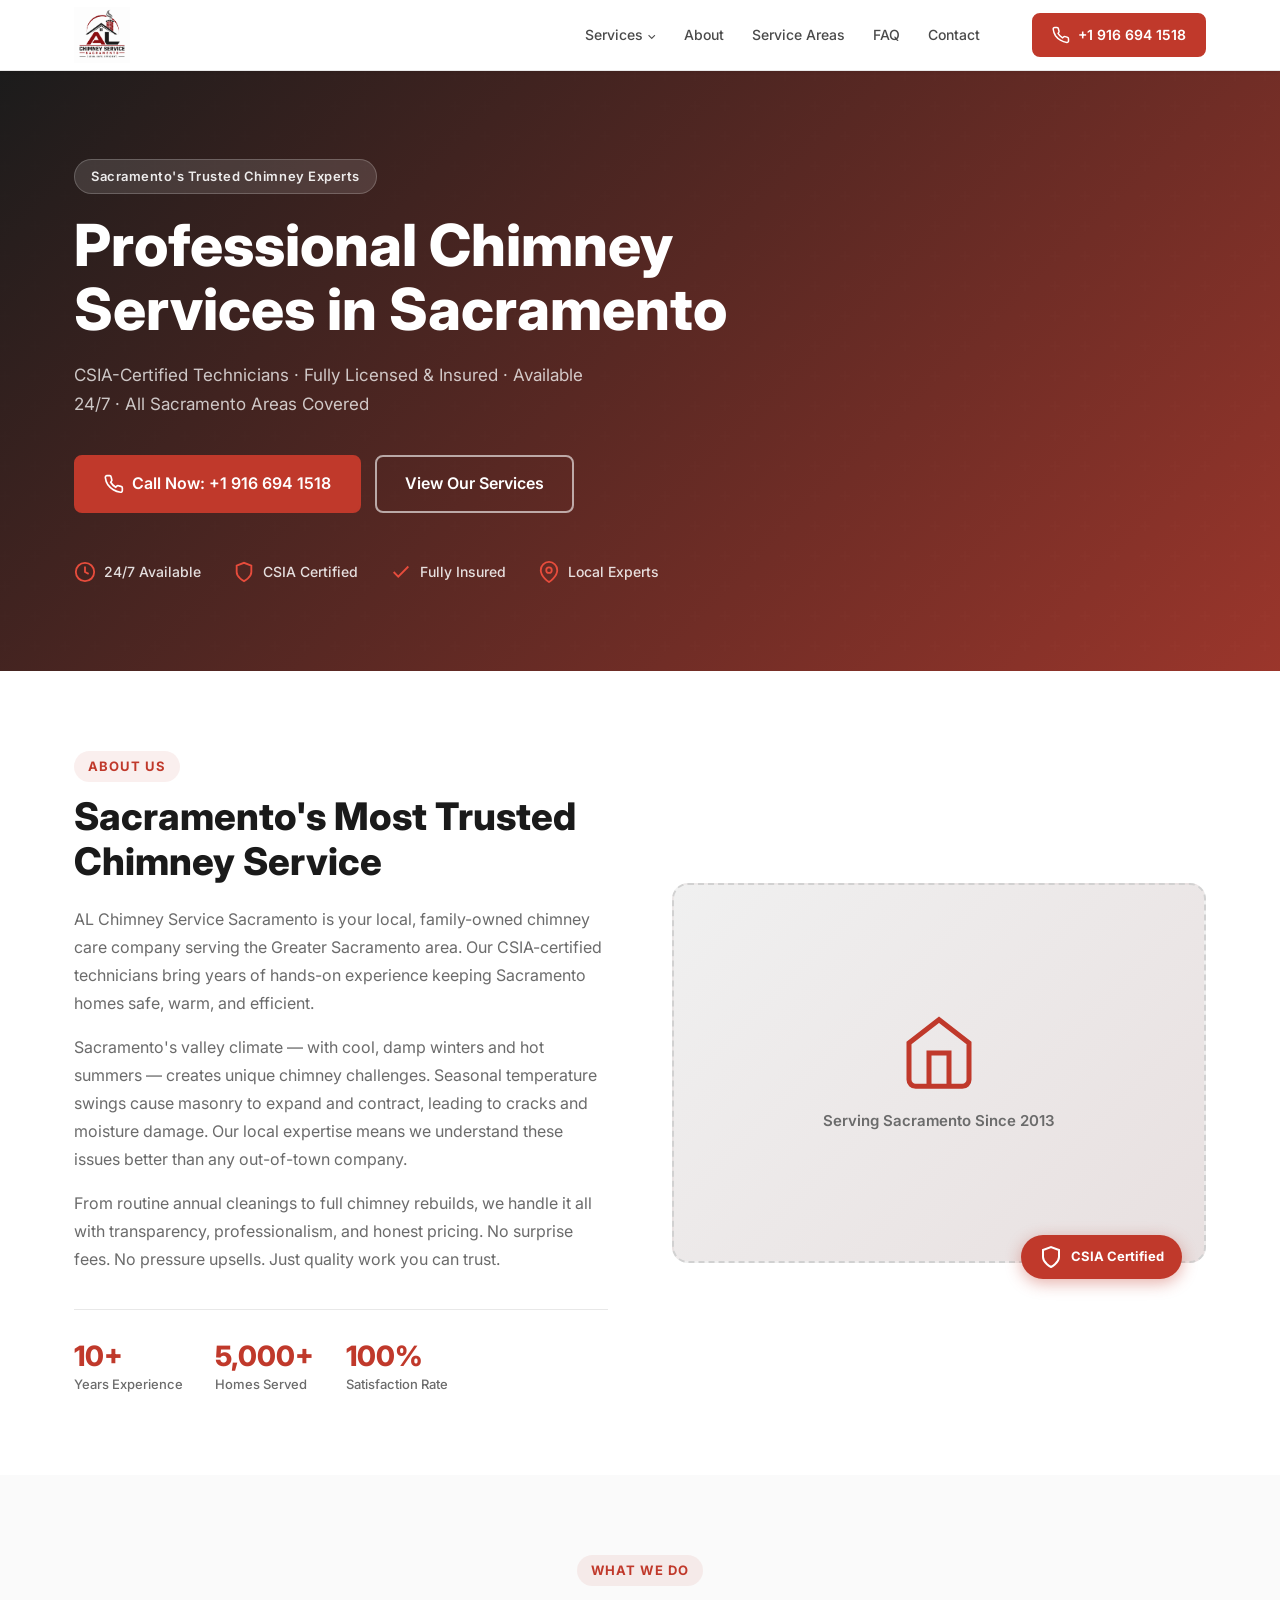
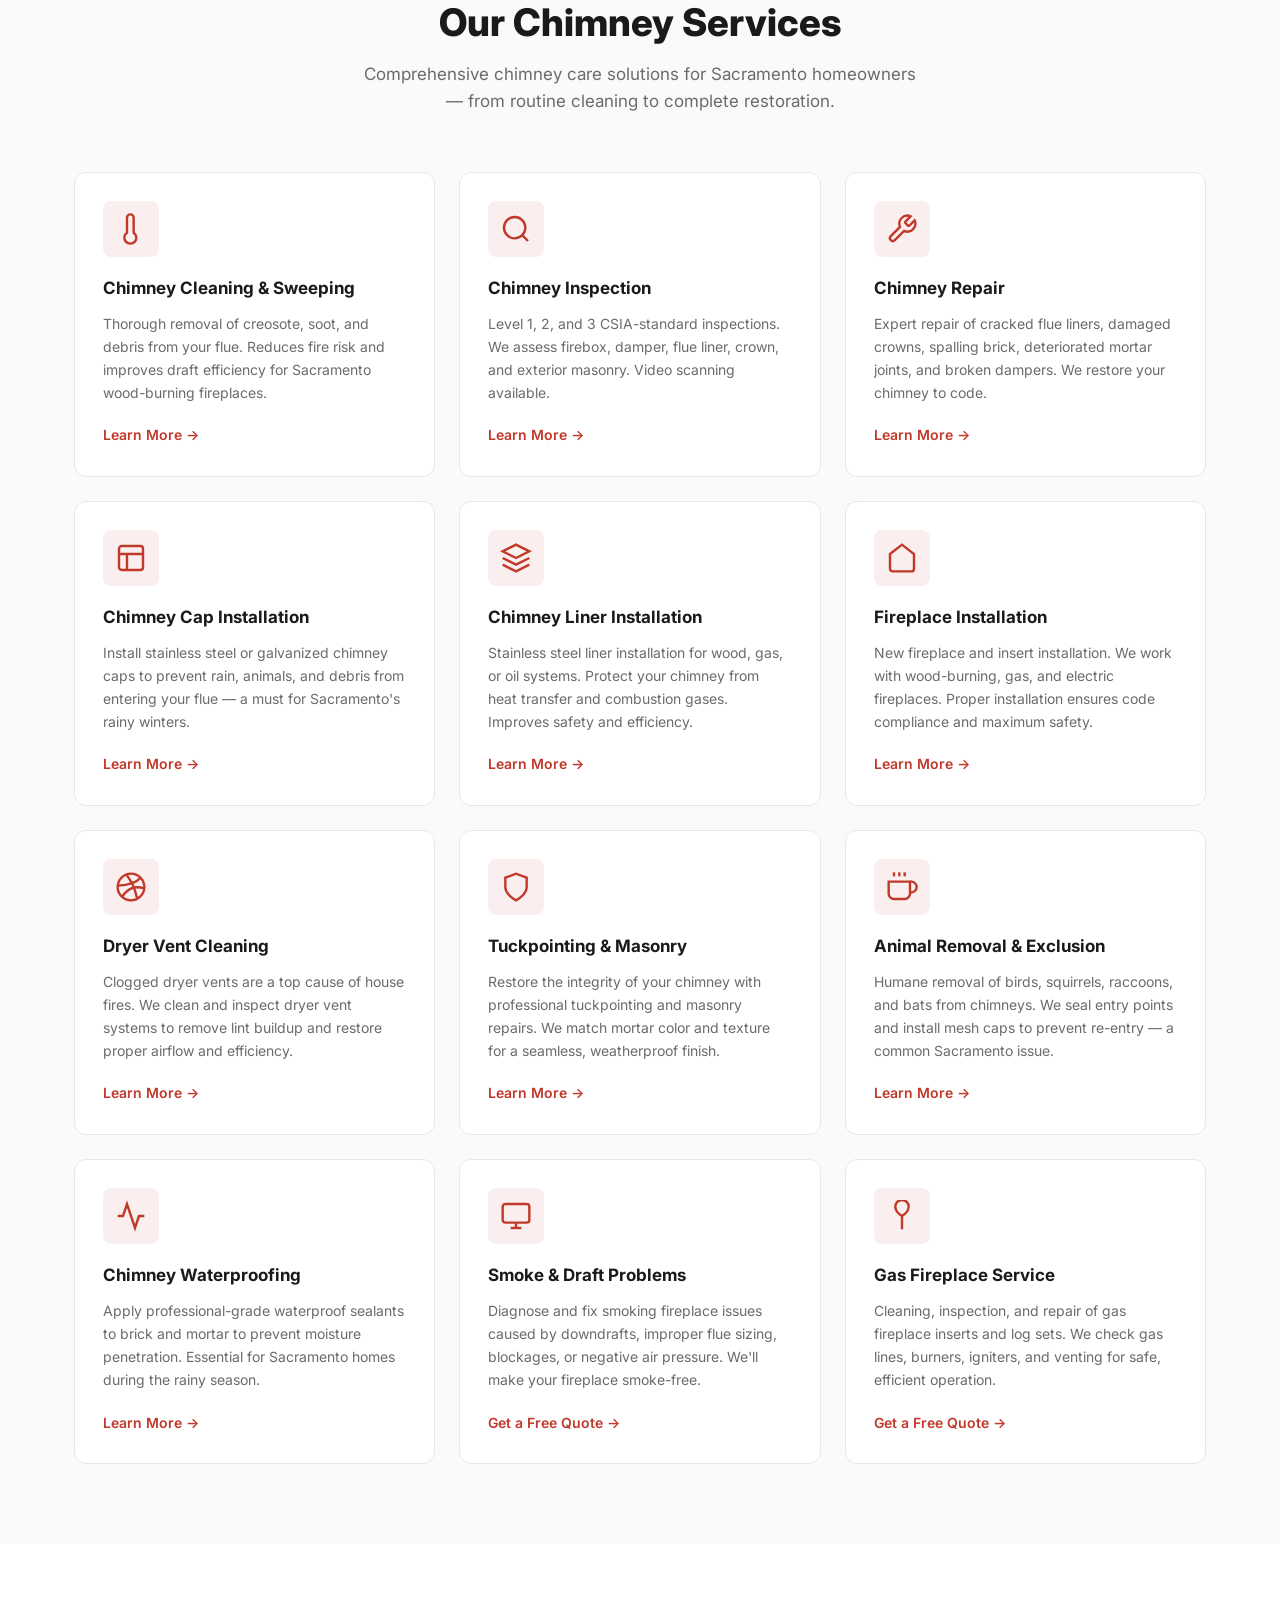
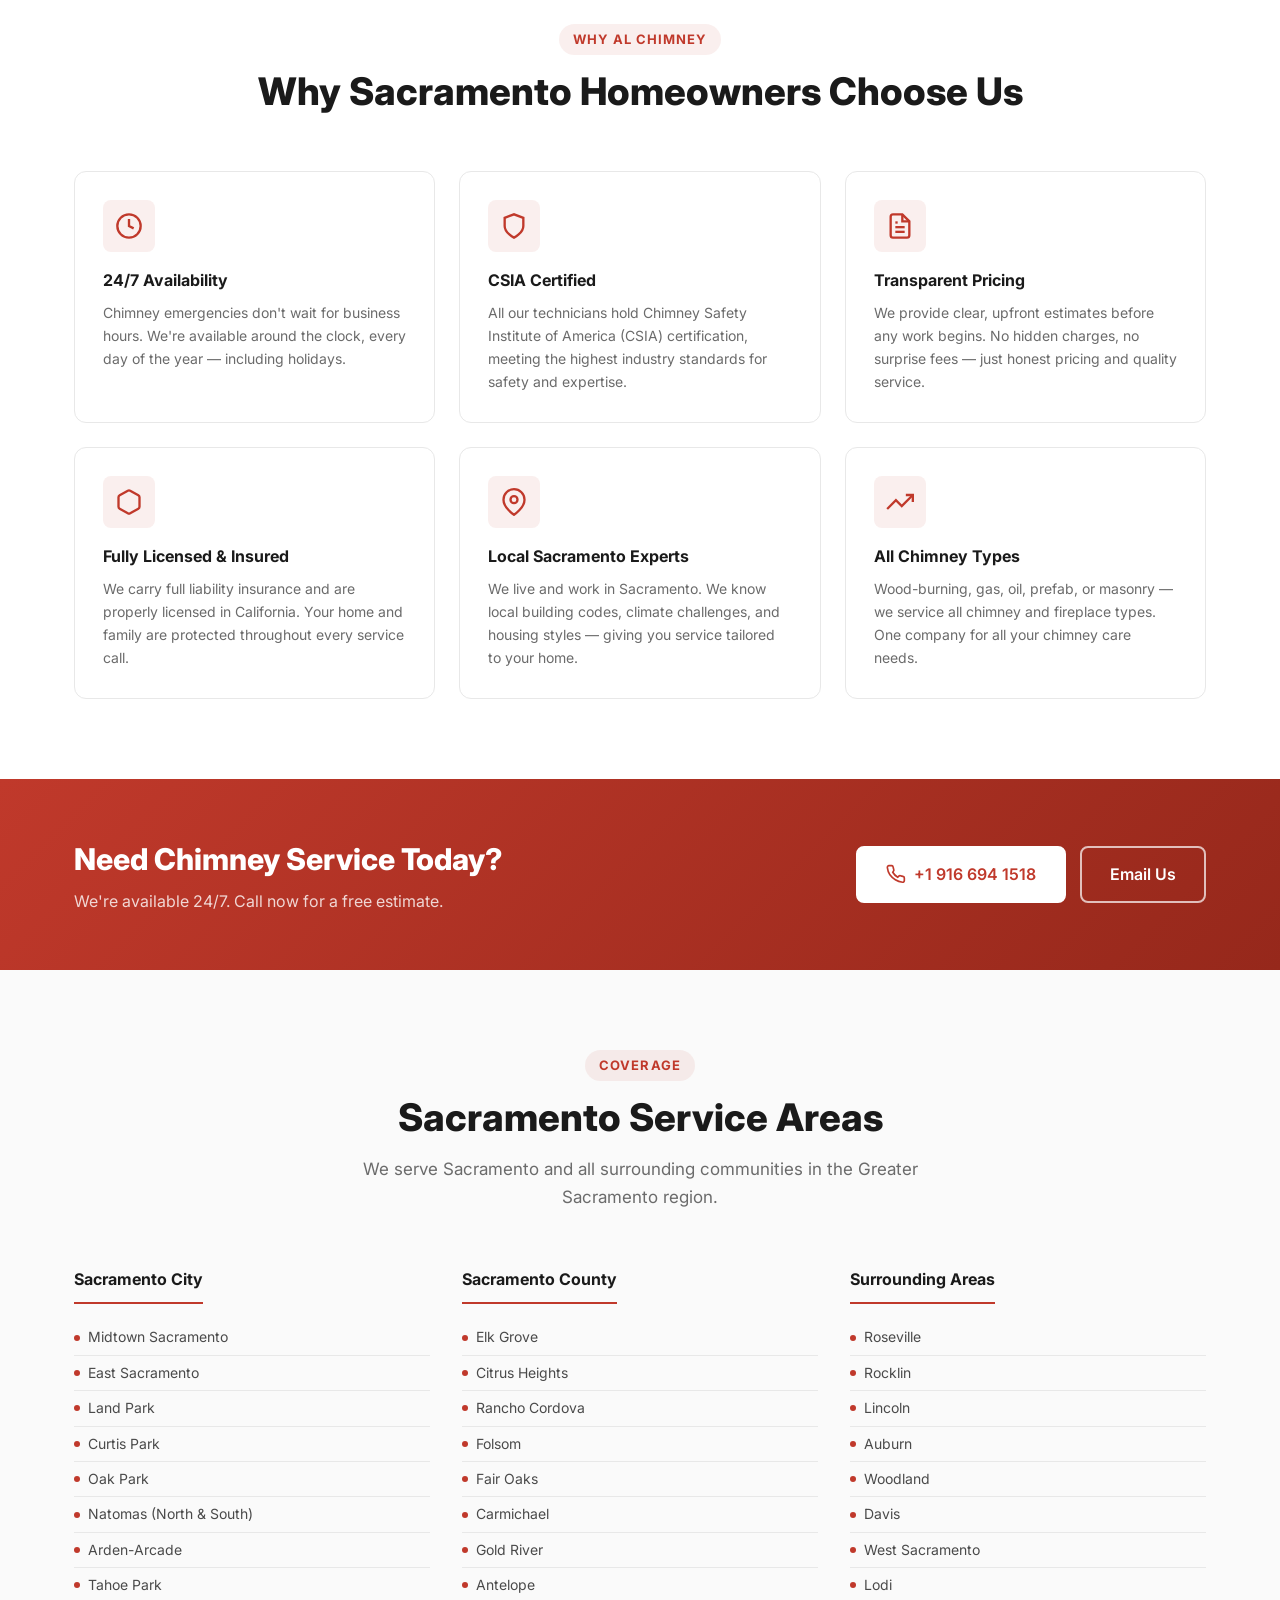
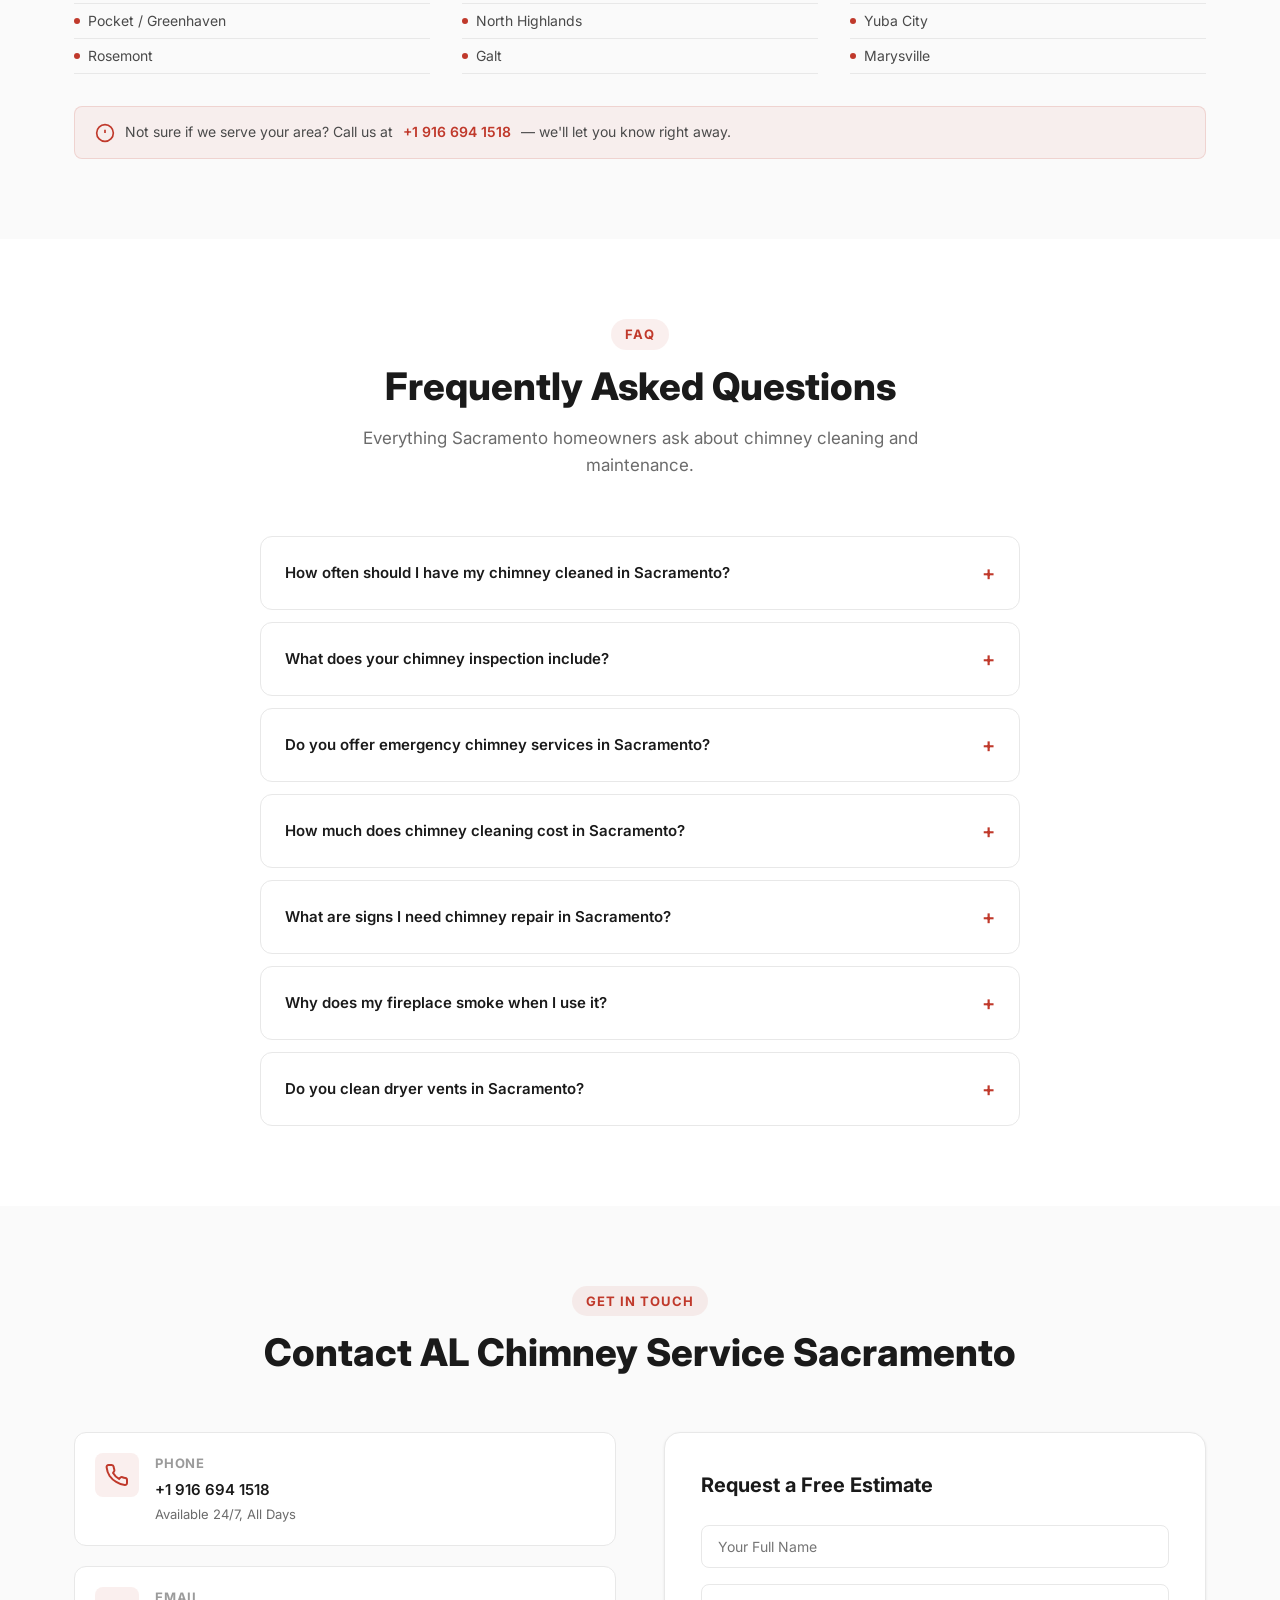
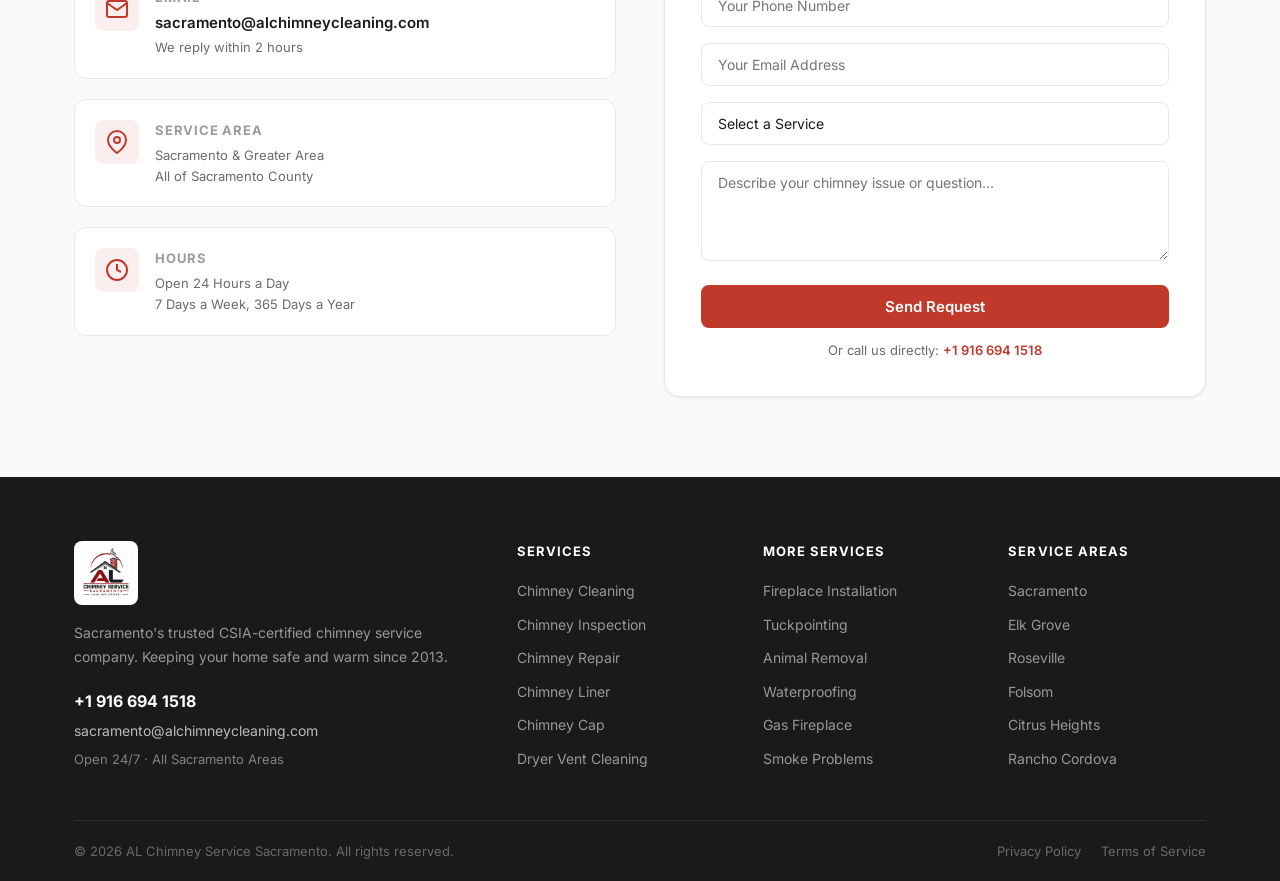
<file: index.html>
<!DOCTYPE html>
<html lang="en">
<head>
  <meta charset="UTF-8" />
  <meta name="viewport" content="width=device-width, initial-scale=1.0" />
  <title>AL Chimney Service Sacramento | Expert Chimney Cleaning & Repair</title>

  <!-- SEO Meta Tags -->
  <meta name="description" content="AL Chimney Service Sacramento offers professional chimney cleaning, inspection, repair & installation. CSIA-certified technicians. Available 24/7. Call +1 916 694 1518." />
  <meta name="keywords" content="chimney cleaning Sacramento, chimney sweep Sacramento, chimney repair Sacramento, chimney inspection Sacramento, fireplace cleaning Sacramento, dryer vent cleaning Sacramento, AL chimney service Sacramento" />
  <meta name="robots" content="index, follow" />
  <meta name="author" content="AL Chimney Service Sacramento" />
  <link rel="canonical" href="https://sacramento-chimney.vercel.app/" />

  <!-- Open Graph -->
  <meta property="og:type" content="website" />
  <meta property="og:title" content="AL Chimney Service Sacramento | Expert Chimney Cleaning & Repair" />
  <meta property="og:description" content="Professional chimney cleaning, inspection & repair in Sacramento. CSIA-certified. 24/7 service. Call +1 916 694 1518." />
  <meta property="og:url" content="https://sacramento-chimney.vercel.app/" />

  <!-- GEO Meta Tags -->
  <meta name="geo.region" content="US-CA" />
  <meta name="geo.placename" content="Sacramento, California" />
  <meta name="geo.position" content="38.5816;-121.4944" />
  <meta name="ICBM" content="38.5816, -121.4944" />

  <!-- Schema.org Structured Data -->
  <script type="application/ld+json">
  {
    "@context": "https://schema.org",
    "@type": "LocalBusiness",
    "name": "AL Chimney Service Sacramento",
    "description": "Professional chimney cleaning, inspection, repair, and installation services in Sacramento, CA. CSIA-certified technicians available 24/7.",
    "url": "https://sacramento-chimney.vercel.app/",
    "telephone": "+19166941518",
    "email": "sacramento@alchimneycleaning.com",
    "address": {
      "@type": "PostalAddress",
      "addressLocality": "Sacramento",
      "addressRegion": "CA",
      "addressCountry": "US"
    },
    "geo": {
      "@type": "GeoCoordinates",
      "latitude": 38.5816,
      "longitude": -121.4944
    },
    "openingHours": "Mo-Su 00:00-23:59",
    "priceRange": "$$",
    "areaServed": [
      "Sacramento", "Elk Grove", "Roseville", "Folsom", "Citrus Heights",
      "Rancho Cordova", "Natomas", "Midtown Sacramento", "East Sacramento",
      "Woodland", "Davis", "West Sacramento", "Rocklin", "Lincoln"
    ],
    "hasOfferCatalog": {
      "@type": "OfferCatalog",
      "name": "Chimney Services",
      "itemListElement": [
        { "@type": "Offer", "itemOffered": { "@type": "Service", "name": "Chimney Cleaning" } },
        { "@type": "Offer", "itemOffered": { "@type": "Service", "name": "Chimney Inspection" } },
        { "@type": "Offer", "itemOffered": { "@type": "Service", "name": "Chimney Repair" } },
        { "@type": "Offer", "itemOffered": { "@type": "Service", "name": "Chimney Cap Installation" } },
        { "@type": "Offer", "itemOffered": { "@type": "Service", "name": "Dryer Vent Cleaning" } },
        { "@type": "Offer", "itemOffered": { "@type": "Service", "name": "Fireplace Installation" } }
      ]
    }
  }
  </script>

  <!-- FAQ Schema -->
  <script type="application/ld+json">
  {
    "@context": "https://schema.org",
    "@type": "FAQPage",
    "mainEntity": [
      {
        "@type": "Question",
        "name": "How often should I have my chimney cleaned in Sacramento?",
        "acceptedAnswer": {
          "@type": "Answer",
          "text": "The National Fire Protection Association (NFPA) recommends chimney inspections and cleaning at least once a year. In Sacramento, where wood-burning fireplaces are popular during cooler months, we recommend annual cleaning before the fall season begins."
        }
      },
      {
        "@type": "Question",
        "name": "What does a chimney inspection include?",
        "acceptedAnswer": {
          "@type": "Answer",
          "text": "Our CSIA-certified technicians perform a full visual inspection of the firebox, damper, smoke chamber, flue liner, chimney crown, and exterior masonry. We check for creosote buildup, blockages, cracks, and structural damage."
        }
      },
      {
        "@type": "Question",
        "name": "Do you offer emergency chimney services in Sacramento?",
        "acceptedAnswer": {
          "@type": "Answer",
          "text": "Yes! AL Chimney Service Sacramento operates 24 hours a day, 7 days a week, 365 days a year. Whether it's a chimney fire, carbon monoxide concern, or sudden blockage, call us at +1 916 694 1518 anytime."
        }
      },
      {
        "@type": "Question",
        "name": "How much does chimney cleaning cost in Sacramento?",
        "acceptedAnswer": {
          "@type": "Answer",
          "text": "Basic chimney sweeping typically ranges from $100–$200 depending on the level of creosote buildup and chimney size. We offer transparent, upfront pricing with no hidden fees. Contact us for a free estimate."
        }
      },
      {
        "@type": "Question",
        "name": "What areas do you serve around Sacramento?",
        "acceptedAnswer": {
          "@type": "Answer",
          "text": "We serve all of Sacramento and the surrounding areas including Elk Grove, Roseville, Folsom, Citrus Heights, Rancho Cordova, Natomas, East Sacramento, Woodland, Davis, West Sacramento, Rocklin, and Lincoln."
        }
      }
    ]
  }
  </script>

  <link rel="icon" href="/favicon.ico" />
  <link rel="apple-touch-icon" href="/apple-touch-icon.png" />
  <link rel="sitemap" type="application/xml" href="/sitemap.xml" />
  <link rel="stylesheet" href="styles.css" />
  <link rel="preconnect" href="https://fonts.googleapis.com" />
  <link href="https://fonts.googleapis.com/css2?family=Inter:wght@400;500;600;700;800&display=swap" rel="stylesheet" />
</head>
<body>

  <!-- Header -->
  <header class="header" id="header">
    <div class="container header-inner">
      <a href="/" class="logo">
        <img src="/logo.png" alt="AL Chimney Service Sacramento" class="logo-img" />
      </a>

      <nav class="nav" id="nav">
        <ul class="nav-list">
          <li class="nav-item has-dropdown">
            <a href="#services" class="nav-link">Services <span class="arrow">&#8964;</span></a>
            <ul class="dropdown">
              <li><a href="/services/chimney-cleaning">Chimney Cleaning</a></li>
              <li><a href="/services/chimney-inspection">Chimney Inspection</a></li>
              <li><a href="/services/chimney-repair">Chimney Repair</a></li>
              <li><a href="/services/chimney-cap-installation">Chimney Cap Installation</a></li>
              <li><a href="/services/chimney-liner-installation">Chimney Liner Installation</a></li>
              <li><a href="/services/fireplace-installation">Fireplace Installation</a></li>
              <li><a href="/services/dryer-vent-cleaning">Dryer Vent Cleaning</a></li>
              <li><a href="/services/tuckpointing-masonry">Tuckpointing & Masonry</a></li>
              <li><a href="/services/animal-removal">Animal Removal</a></li>
              <li><a href="/services/chimney-waterproofing">Waterproofing</a></li>
            </ul>
          </li>
          <li class="nav-item"><a href="#about" class="nav-link">About</a></li>
          <li class="nav-item"><a href="#areas" class="nav-link">Service Areas</a></li>
          <li class="nav-item"><a href="#faq" class="nav-link">FAQ</a></li>
          <li class="nav-item"><a href="#contact" class="nav-link">Contact</a></li>
        </ul>
      </nav>

      <a href="tel:+19166941518" class="btn btn-primary header-cta">
        <svg width="18" height="18" viewBox="0 0 24 24" fill="none" stroke="currentColor" stroke-width="2"><path d="M22 16.92v3a2 2 0 0 1-2.18 2 19.79 19.79 0 0 1-8.63-3.07A19.5 19.5 0 0 1 4.69 13a19.79 19.79 0 0 1-3.07-8.67A2 2 0 0 1 3.6 2h3a2 2 0 0 1 2 1.72c.127.96.361 1.903.7 2.81a2 2 0 0 1-.45 2.11L8.09 9.91a16 16 0 0 0 6 6l1.27-1.27a2 2 0 0 1 2.11-.45c.907.339 1.85.573 2.81.7A2 2 0 0 1 22 16.92z"></path></svg>
        +1 916 694 1518
      </a>

      <button class="menu-toggle" id="menuToggle" aria-label="Toggle menu">
        <span></span><span></span><span></span>
      </button>
    </div>
  </header>

  <!-- Hero Section -->
  <section class="hero" id="home">
    <div class="hero-bg"></div>
    <div class="container hero-content">
      <div class="hero-badge">Sacramento's Trusted Chimney Experts</div>
      <h1 class="hero-title">Professional Chimney<br/>Services in Sacramento</h1>
      <p class="hero-subtitle">CSIA-Certified Technicians · Fully Licensed & Insured · Available 24/7 · All Sacramento Areas Covered</p>
      <div class="hero-actions">
        <a href="tel:+19166941518" class="btn btn-primary btn-lg">
          <svg width="20" height="20" viewBox="0 0 24 24" fill="none" stroke="currentColor" stroke-width="2"><path d="M22 16.92v3a2 2 0 0 1-2.18 2 19.79 19.79 0 0 1-8.63-3.07A19.5 19.5 0 0 1 4.69 13a19.79 19.79 0 0 1-3.07-8.67A2 2 0 0 1 3.6 2h3a2 2 0 0 1 2 1.72c.127.96.361 1.903.7 2.81a2 2 0 0 1-.45 2.11L8.09 9.91a16 16 0 0 0 6 6l1.27-1.27a2 2 0 0 1 2.11-.45c.907.339 1.85.573 2.81.7A2 2 0 0 1 22 16.92z"></path></svg>
          Call Now: +1 916 694 1518
        </a>
        <a href="#services" class="btn btn-outline btn-lg">View Our Services</a>
      </div>
      <div class="hero-trust">
        <div class="trust-item">
          <svg width="22" height="22" viewBox="0 0 24 24" fill="none" stroke="currentColor" stroke-width="2"><circle cx="12" cy="12" r="10"/><polyline points="12 6 12 12 16 14"/></svg>
          <span>24/7 Available</span>
        </div>
        <div class="trust-item">
          <svg width="22" height="22" viewBox="0 0 24 24" fill="none" stroke="currentColor" stroke-width="2"><path d="M12 22s8-4 8-10V5l-8-3-8 3v7c0 6 8 10 8 10z"/></svg>
          <span>CSIA Certified</span>
        </div>
        <div class="trust-item">
          <svg width="22" height="22" viewBox="0 0 24 24" fill="none" stroke="currentColor" stroke-width="2"><polyline points="20 6 9 17 4 12"/></svg>
          <span>Fully Insured</span>
        </div>
        <div class="trust-item">
          <svg width="22" height="22" viewBox="0 0 24 24" fill="none" stroke="currentColor" stroke-width="2"><path d="M21 10c0 7-9 13-9 13s-9-6-9-13a9 9 0 0 1 18 0z"/><circle cx="12" cy="10" r="3"/></svg>
          <span>Local Experts</span>
        </div>
      </div>
    </div>
  </section>

  <!-- About Section -->
  <section class="about section" id="about">
    <div class="container">
      <div class="about-grid">
        <div class="about-content">
          <span class="section-tag">About Us</span>
          <h2 class="section-title">Sacramento's Most Trusted Chimney Service</h2>
          <p>AL Chimney Service Sacramento is your local, family-owned chimney care company serving the Greater Sacramento area. Our CSIA-certified technicians bring years of hands-on experience keeping Sacramento homes safe, warm, and efficient.</p>
          <p>Sacramento's valley climate — with cool, damp winters and hot summers — creates unique chimney challenges. Seasonal temperature swings cause masonry to expand and contract, leading to cracks and moisture damage. Our local expertise means we understand these issues better than any out-of-town company.</p>
          <p>From routine annual cleanings to full chimney rebuilds, we handle it all with transparency, professionalism, and honest pricing. No surprise fees. No pressure upsells. Just quality work you can trust.</p>
          <div class="about-stats">
            <div class="stat">
              <div class="stat-number">10+</div>
              <div class="stat-label">Years Experience</div>
            </div>
            <div class="stat">
              <div class="stat-number">5,000+</div>
              <div class="stat-label">Homes Served</div>
            </div>
            <div class="stat">
              <div class="stat-number">100%</div>
              <div class="stat-label">Satisfaction Rate</div>
            </div>
          </div>
        </div>
        <div class="about-image">
          <div class="about-img-placeholder">
            <svg width="80" height="80" viewBox="0 0 24 24" fill="none" stroke="#C0392B" stroke-width="1.5"><path d="M3 9l9-7 9 7v11a2 2 0 0 1-2 2H5a2 2 0 0 1-2-2z"/><polyline points="9 22 9 12 15 12 15 22"/></svg>
            <p>Serving Sacramento Since 2013</p>
          </div>
          <div class="cert-badge">
            <svg width="24" height="24" viewBox="0 0 24 24" fill="none" stroke="currentColor" stroke-width="2"><path d="M12 22s8-4 8-10V5l-8-3-8 3v7c0 6 8 10 8 10z"/></svg>
            CSIA Certified
          </div>
        </div>
      </div>
    </div>
  </section>

  <!-- Services Section -->
  <section class="services section" id="services">
    <div class="container">
      <div class="section-header">
        <span class="section-tag">What We Do</span>
        <h2 class="section-title">Our Chimney Services</h2>
        <p class="section-desc">Comprehensive chimney care solutions for Sacramento homeowners — from routine cleaning to complete restoration.</p>
      </div>
      <div class="services-grid">

        <div class="service-card">
          <div class="service-icon">
            <svg width="32" height="32" viewBox="0 0 24 24" fill="none" stroke="currentColor" stroke-width="1.8"><path d="M14 14.76V3.5a2.5 2.5 0 0 0-5 0v11.26a4.5 4.5 0 1 0 5 0z"/></svg>
          </div>
          <h3>Chimney Cleaning & Sweeping</h3>
          <p>Thorough removal of creosote, soot, and debris from your flue. Reduces fire risk and improves draft efficiency for Sacramento wood-burning fireplaces.</p>
          <a href="/services/chimney-cleaning" class="service-link">Learn More &rarr;</a>
        </div>

        <div class="service-card">
          <div class="service-icon">
            <svg width="32" height="32" viewBox="0 0 24 24" fill="none" stroke="currentColor" stroke-width="1.8"><circle cx="11" cy="11" r="8"/><line x1="21" y1="21" x2="16.65" y2="16.65"/></svg>
          </div>
          <h3>Chimney Inspection</h3>
          <p>Level 1, 2, and 3 CSIA-standard inspections. We assess firebox, damper, flue liner, crown, and exterior masonry. Video scanning available.</p>
          <a href="/services/chimney-inspection" class="service-link">Learn More &rarr;</a>
        </div>

        <div class="service-card">
          <div class="service-icon">
            <svg width="32" height="32" viewBox="0 0 24 24" fill="none" stroke="currentColor" stroke-width="1.8"><path d="M14.7 6.3a1 1 0 0 0 0 1.4l1.6 1.6a1 1 0 0 0 1.4 0l3.77-3.77a6 6 0 0 1-7.94 7.94l-6.91 6.91a2.12 2.12 0 0 1-3-3l6.91-6.91a6 6 0 0 1 7.94-7.94l-3.76 3.76z"/></svg>
          </div>
          <h3>Chimney Repair</h3>
          <p>Expert repair of cracked flue liners, damaged crowns, spalling brick, deteriorated mortar joints, and broken dampers. We restore your chimney to code.</p>
          <a href="/services/chimney-repair" class="service-link">Learn More &rarr;</a>
        </div>

        <div class="service-card">
          <div class="service-icon">
            <svg width="32" height="32" viewBox="0 0 24 24" fill="none" stroke="currentColor" stroke-width="1.8"><rect x="3" y="3" width="18" height="18" rx="2" ry="2"/><path d="M3 9h18M9 21V9"/></svg>
          </div>
          <h3>Chimney Cap Installation</h3>
          <p>Install stainless steel or galvanized chimney caps to prevent rain, animals, and debris from entering your flue — a must for Sacramento's rainy winters.</p>
          <a href="/services/chimney-cap-installation" class="service-link">Learn More &rarr;</a>
        </div>

        <div class="service-card">
          <div class="service-icon">
            <svg width="32" height="32" viewBox="0 0 24 24" fill="none" stroke="currentColor" stroke-width="1.8"><path d="M12 2L2 7l10 5 10-5-10-5zM2 17l10 5 10-5M2 12l10 5 10-5"/></svg>
          </div>
          <h3>Chimney Liner Installation</h3>
          <p>Stainless steel liner installation for wood, gas, or oil systems. Protect your chimney from heat transfer and combustion gases. Improves safety and efficiency.</p>
          <a href="/services/chimney-liner-installation" class="service-link">Learn More &rarr;</a>
        </div>

        <div class="service-card">
          <div class="service-icon">
            <svg width="32" height="32" viewBox="0 0 24 24" fill="none" stroke="currentColor" stroke-width="1.8"><path d="M3 9l9-7 9 7v11a2 2 0 0 1-2 2H5a2 2 0 0 1-2-2z"/></svg>
          </div>
          <h3>Fireplace Installation</h3>
          <p>New fireplace and insert installation. We work with wood-burning, gas, and electric fireplaces. Proper installation ensures code compliance and maximum safety.</p>
          <a href="/services/fireplace-installation" class="service-link">Learn More &rarr;</a>
        </div>

        <div class="service-card">
          <div class="service-icon">
            <svg width="32" height="32" viewBox="0 0 24 24" fill="none" stroke="currentColor" stroke-width="1.8"><circle cx="12" cy="12" r="10"/><path d="M8.56 2.75c4.37 6.03 6.02 9.42 8.03 17.72m2.54-15.38c-3.72 4.35-8.94 5.66-16.88 5.85m19.5 1.9c-3.5-.93-6.63-.82-8.94 0-2.58.92-5.01 2.86-7.44 6.32"/></svg>
          </div>
          <h3>Dryer Vent Cleaning</h3>
          <p>Clogged dryer vents are a top cause of house fires. We clean and inspect dryer vent systems to remove lint buildup and restore proper airflow and efficiency.</p>
          <a href="/services/dryer-vent-cleaning" class="service-link">Learn More &rarr;</a>
        </div>

        <div class="service-card">
          <div class="service-icon">
            <svg width="32" height="32" viewBox="0 0 24 24" fill="none" stroke="currentColor" stroke-width="1.8"><path d="M12 22s8-4 8-10V5l-8-3-8 3v7c0 6 8 10 8 10z"/></svg>
          </div>
          <h3>Tuckpointing & Masonry</h3>
          <p>Restore the integrity of your chimney with professional tuckpointing and masonry repairs. We match mortar color and texture for a seamless, weatherproof finish.</p>
          <a href="/services/tuckpointing-masonry" class="service-link">Learn More &rarr;</a>
        </div>

        <div class="service-card">
          <div class="service-icon">
            <svg width="32" height="32" viewBox="0 0 24 24" fill="none" stroke="currentColor" stroke-width="1.8"><path d="M18 8h1a4 4 0 0 1 0 8h-1"/><path d="M2 8h16v9a4 4 0 0 1-4 4H6a4 4 0 0 1-4-4V8z"/><line x1="6" y1="1" x2="6" y2="4"/><line x1="10" y1="1" x2="10" y2="4"/><line x1="14" y1="1" x2="14" y2="4"/></svg>
          </div>
          <h3>Animal Removal & Exclusion</h3>
          <p>Humane removal of birds, squirrels, raccoons, and bats from chimneys. We seal entry points and install mesh caps to prevent re-entry — a common Sacramento issue.</p>
          <a href="/services/animal-removal" class="service-link">Learn More &rarr;</a>
        </div>

        <div class="service-card">
          <div class="service-icon">
            <svg width="32" height="32" viewBox="0 0 24 24" fill="none" stroke="currentColor" stroke-width="1.8"><polyline points="22 12 18 12 15 21 9 3 6 12 2 12"/></svg>
          </div>
          <h3>Chimney Waterproofing</h3>
          <p>Apply professional-grade waterproof sealants to brick and mortar to prevent moisture penetration. Essential for Sacramento homes during the rainy season.</p>
          <a href="/services/chimney-waterproofing" class="service-link">Learn More &rarr;</a>
        </div>

        <div class="service-card">
          <div class="service-icon">
            <svg width="32" height="32" viewBox="0 0 24 24" fill="none" stroke="currentColor" stroke-width="1.8"><rect x="2" y="3" width="20" height="14" rx="2" ry="2"/><line x1="8" y1="21" x2="16" y2="21"/><line x1="12" y1="17" x2="12" y2="21"/></svg>
          </div>
          <h3>Smoke & Draft Problems</h3>
          <p>Diagnose and fix smoking fireplace issues caused by downdrafts, improper flue sizing, blockages, or negative air pressure. We'll make your fireplace smoke-free.</p>
          <a href="tel:+19166941518" class="service-link">Get a Free Quote &rarr;</a>
        </div>

        <div class="service-card">
          <div class="service-icon">
            <svg width="32" height="32" viewBox="0 0 24 24" fill="none" stroke="currentColor" stroke-width="1.8"><path d="M12 22V12M12 12C12 12 7 9 7 5a5 5 0 0 1 10 0c0 4-5 7-5 7z"/></svg>
          </div>
          <h3>Gas Fireplace Service</h3>
          <p>Cleaning, inspection, and repair of gas fireplace inserts and log sets. We check gas lines, burners, igniters, and venting for safe, efficient operation.</p>
          <a href="tel:+19166941518" class="service-link">Get a Free Quote &rarr;</a>
        </div>

      </div>
    </div>
  </section>

  <!-- Why Choose Us -->
  <section class="why section" id="why">
    <div class="container">
      <div class="section-header">
        <span class="section-tag">Why AL Chimney</span>
        <h2 class="section-title">Why Sacramento Homeowners Choose Us</h2>
      </div>
      <div class="why-grid">
        <div class="why-card">
          <div class="why-icon">
            <svg width="28" height="28" viewBox="0 0 24 24" fill="none" stroke="currentColor" stroke-width="2"><circle cx="12" cy="12" r="10"/><polyline points="12 6 12 12 16 14"/></svg>
          </div>
          <h3>24/7 Availability</h3>
          <p>Chimney emergencies don't wait for business hours. We're available around the clock, every day of the year — including holidays.</p>
        </div>
        <div class="why-card">
          <div class="why-icon">
            <svg width="28" height="28" viewBox="0 0 24 24" fill="none" stroke="currentColor" stroke-width="2"><path d="M12 22s8-4 8-10V5l-8-3-8 3v7c0 6 8 10 8 10z"/></svg>
          </div>
          <h3>CSIA Certified</h3>
          <p>All our technicians hold Chimney Safety Institute of America (CSIA) certification, meeting the highest industry standards for safety and expertise.</p>
        </div>
        <div class="why-card">
          <div class="why-icon">
            <svg width="28" height="28" viewBox="0 0 24 24" fill="none" stroke="currentColor" stroke-width="2"><path d="M14 2H6a2 2 0 0 0-2 2v16a2 2 0 0 0 2 2h12a2 2 0 0 0 2-2V8z"/><polyline points="14 2 14 8 20 8"/><line x1="16" y1="13" x2="8" y2="13"/><line x1="16" y1="17" x2="8" y2="17"/><polyline points="10 9 9 9 8 9"/></svg>
          </div>
          <h3>Transparent Pricing</h3>
          <p>We provide clear, upfront estimates before any work begins. No hidden charges, no surprise fees — just honest pricing and quality service.</p>
        </div>
        <div class="why-card">
          <div class="why-icon">
            <svg width="28" height="28" viewBox="0 0 24 24" fill="none" stroke="currentColor" stroke-width="2"><path d="M21 16V8a2 2 0 0 0-1-1.73l-7-4a2 2 0 0 0-2 0l-7 4A2 2 0 0 0 3 8v8a2 2 0 0 0 1 1.73l7 4a2 2 0 0 0 2 0l7-4A2 2 0 0 0 21 16z"/></svg>
          </div>
          <h3>Fully Licensed & Insured</h3>
          <p>We carry full liability insurance and are properly licensed in California. Your home and family are protected throughout every service call.</p>
        </div>
        <div class="why-card">
          <div class="why-icon">
            <svg width="28" height="28" viewBox="0 0 24 24" fill="none" stroke="currentColor" stroke-width="2"><path d="M21 10c0 7-9 13-9 13s-9-6-9-13a9 9 0 0 1 18 0z"/><circle cx="12" cy="10" r="3"/></svg>
          </div>
          <h3>Local Sacramento Experts</h3>
          <p>We live and work in Sacramento. We know local building codes, climate challenges, and housing styles — giving you service tailored to your home.</p>
        </div>
        <div class="why-card">
          <div class="why-icon">
            <svg width="28" height="28" viewBox="0 0 24 24" fill="none" stroke="currentColor" stroke-width="2"><polyline points="23 6 13.5 15.5 8.5 10.5 1 18"/><polyline points="17 6 23 6 23 12"/></svg>
          </div>
          <h3>All Chimney Types</h3>
          <p>Wood-burning, gas, oil, prefab, or masonry — we service all chimney and fireplace types. One company for all your chimney care needs.</p>
        </div>
      </div>
    </div>
  </section>

  <!-- CTA Banner -->
  <section class="cta-banner">
    <div class="container cta-inner">
      <div class="cta-text">
        <h2>Need Chimney Service Today?</h2>
        <p>We're available 24/7. Call now for a free estimate.</p>
      </div>
      <div class="cta-actions">
        <a href="tel:+19166941518" class="btn btn-white btn-lg">
          <svg width="20" height="20" viewBox="0 0 24 24" fill="none" stroke="currentColor" stroke-width="2"><path d="M22 16.92v3a2 2 0 0 1-2.18 2 19.79 19.79 0 0 1-8.63-3.07A19.5 19.5 0 0 1 4.69 13a19.79 19.79 0 0 1-3.07-8.67A2 2 0 0 1 3.6 2h3a2 2 0 0 1 2 1.72c.127.96.361 1.903.7 2.81a2 2 0 0 1-.45 2.11L8.09 9.91a16 16 0 0 0 6 6l1.27-1.27a2 2 0 0 1 2.11-.45c.907.339 1.85.573 2.81.7A2 2 0 0 1 22 16.92z"></path></svg>
          +1 916 694 1518
        </a>
        <a href="mailto:sacramento@alchimneycleaning.com" class="btn btn-outline-white btn-lg">Email Us</a>
      </div>
    </div>
  </section>

  <!-- Service Areas -->
  <section class="areas section" id="areas">
    <div class="container">
      <div class="section-header">
        <span class="section-tag">Coverage</span>
        <h2 class="section-title">Sacramento Service Areas</h2>
        <p class="section-desc">We serve Sacramento and all surrounding communities in the Greater Sacramento region.</p>
      </div>
      <div class="areas-grid">
        <div class="areas-column">
          <h3>Sacramento City</h3>
          <ul class="areas-list">
            <li>Midtown Sacramento</li>
            <li>East Sacramento</li>
            <li>Land Park</li>
            <li>Curtis Park</li>
            <li>Oak Park</li>
            <li>Natomas (North & South)</li>
            <li>Arden-Arcade</li>
            <li>Tahoe Park</li>
            <li>Pocket / Greenhaven</li>
            <li>Rosemont</li>
          </ul>
        </div>
        <div class="areas-column">
          <h3>Sacramento County</h3>
          <ul class="areas-list">
            <li>Elk Grove</li>
            <li>Citrus Heights</li>
            <li>Rancho Cordova</li>
            <li>Folsom</li>
            <li>Fair Oaks</li>
            <li>Carmichael</li>
            <li>Gold River</li>
            <li>Antelope</li>
            <li>North Highlands</li>
            <li>Galt</li>
          </ul>
        </div>
        <div class="areas-column">
          <h3>Surrounding Areas</h3>
          <ul class="areas-list">
            <li>Roseville</li>
            <li>Rocklin</li>
            <li>Lincoln</li>
            <li>Auburn</li>
            <li>Woodland</li>
            <li>Davis</li>
            <li>West Sacramento</li>
            <li>Lodi</li>
            <li>Yuba City</li>
            <li>Marysville</li>
          </ul>
        </div>
      </div>
      <div class="areas-note">
        <svg width="20" height="20" viewBox="0 0 24 24" fill="none" stroke="currentColor" stroke-width="2"><circle cx="12" cy="12" r="10"/><line x1="12" y1="8" x2="12" y2="12"/><line x1="12" y1="16" x2="12.01" y2="16"/></svg>
        Not sure if we serve your area? Call us at <a href="tel:+19166941518">+1 916 694 1518</a> — we'll let you know right away.
      </div>
    </div>
  </section>

  <!-- FAQ Section -->
  <section class="faq section" id="faq">
    <div class="container">
      <div class="section-header">
        <span class="section-tag">FAQ</span>
        <h2 class="section-title">Frequently Asked Questions</h2>
        <p class="section-desc">Everything Sacramento homeowners ask about chimney cleaning and maintenance.</p>
      </div>
      <div class="faq-list">

        <details class="faq-item">
          <summary class="faq-question">
            How often should I have my chimney cleaned in Sacramento?
            <span class="faq-icon">+</span>
          </summary>
          <div class="faq-answer">
            <p>The NFPA 211 standard recommends chimney inspection and cleaning at least once per year. For Sacramento homeowners who use their fireplace regularly during the November–March cool season, we suggest scheduling your cleaning in September or October before the burning season begins.</p>
          </div>
        </details>

        <details class="faq-item">
          <summary class="faq-question">
            What does your chimney inspection include?
            <span class="faq-icon">+</span>
          </summary>
          <div class="faq-answer">
            <p>Our CSIA-certified inspection covers the firebox, smoke chamber, damper, flue liner, chimney crown, chimney cap, and exterior masonry. We check for creosote buildup, cracks, blockages, animal nesting, and structural damage. We offer Level 1, 2, and 3 inspections per CSIA standards, including video camera scanning for a thorough internal view.</p>
          </div>
        </details>

        <details class="faq-item">
          <summary class="faq-question">
            Do you offer emergency chimney services in Sacramento?
            <span class="faq-icon">+</span>
          </summary>
          <div class="faq-answer">
            <p>Yes! AL Chimney Service Sacramento operates 24 hours a day, 7 days a week, 365 days a year — including all holidays. Whether it's a chimney fire, carbon monoxide concern, collapsed flue, or dangerous creosote buildup, call us immediately at <a href="tel:+19166941518">+1 916 694 1518</a>. Emergency response is our priority.</p>
          </div>
        </details>

        <details class="faq-item">
          <summary class="faq-question">
            How much does chimney cleaning cost in Sacramento?
            <span class="faq-icon">+</span>
          </summary>
          <div class="faq-answer">
            <p>Basic chimney sweeping in Sacramento typically ranges from $100–$200 for a standard cleaning. Prices vary based on the level of creosote buildup, chimney height, and accessibility. We provide free, no-obligation estimates before starting any work. There are no hidden fees or surprise charges — ever.</p>
          </div>
        </details>

        <details class="faq-item">
          <summary class="faq-question">
            What are signs I need chimney repair in Sacramento?
            <span class="faq-icon">+</span>
          </summary>
          <div class="faq-answer">
            <p>Watch for these warning signs: white staining (efflorescence) on brick, crumbling mortar joints, damaged or cracked chimney crown, rust on the firebox or damper, water in the firebox after rain, spalling brickwork, or a strong odor coming from the fireplace. Sacramento's seasonal rains can accelerate moisture damage — don't ignore these signs.</p>
          </div>
        </details>

        <details class="faq-item">
          <summary class="faq-question">
            Why does my fireplace smoke when I use it?
            <span class="faq-icon">+</span>
          </summary>
          <div class="faq-answer">
            <p>A smoking fireplace in Sacramento is usually caused by a blocked or dirty flue, a closed damper, incorrect flue sizing, negative air pressure in the home, or a downdraft issue. We diagnose and fix all smoking fireplace problems — call us for a same-day assessment at <a href="tel:+19166941518">+1 916 694 1518</a>.</p>
          </div>
        </details>

        <details class="faq-item">
          <summary class="faq-question">
            Do you clean dryer vents in Sacramento?
            <span class="faq-icon">+</span>
          </summary>
          <div class="faq-answer">
            <p>Yes. Dryer vent cleaning is one of our most requested services. Lint buildup in dryer vents is a leading cause of home fires — the U.S. Fire Administration reports nearly 3,000 dryer fires annually. We clean and inspect residential and commercial dryer vent systems throughout Sacramento and surrounding areas.</p>
          </div>
        </details>

      </div>
    </div>
  </section>

  <!-- Contact Section -->
  <section class="contact section" id="contact">
    <div class="container">
      <div class="section-header">
        <span class="section-tag">Get In Touch</span>
        <h2 class="section-title">Contact AL Chimney Service Sacramento</h2>
      </div>
      <div class="contact-grid">
        <div class="contact-info">
          <div class="contact-card">
            <div class="contact-icon">
              <svg width="24" height="24" viewBox="0 0 24 24" fill="none" stroke="currentColor" stroke-width="2"><path d="M22 16.92v3a2 2 0 0 1-2.18 2 19.79 19.79 0 0 1-8.63-3.07A19.5 19.5 0 0 1 4.69 13a19.79 19.79 0 0 1-3.07-8.67A2 2 0 0 1 3.6 2h3a2 2 0 0 1 2 1.72c.127.96.361 1.903.7 2.81a2 2 0 0 1-.45 2.11L8.09 9.91a16 16 0 0 0 6 6l1.27-1.27a2 2 0 0 1 2.11-.45c.907.339 1.85.573 2.81.7A2 2 0 0 1 22 16.92z"></path></svg>
            </div>
            <div>
              <h3>Phone</h3>
              <a href="tel:+19166941518">+1 916 694 1518</a>
              <p>Available 24/7, All Days</p>
            </div>
          </div>
          <div class="contact-card">
            <div class="contact-icon">
              <svg width="24" height="24" viewBox="0 0 24 24" fill="none" stroke="currentColor" stroke-width="2"><path d="M4 4h16c1.1 0 2 .9 2 2v12c0 1.1-.9 2-2 2H4c-1.1 0-2-.9-2-2V6c0-1.1.9-2 2-2z"/><polyline points="22,6 12,13 2,6"/></svg>
            </div>
            <div>
              <h3>Email</h3>
              <a href="mailto:sacramento@alchimneycleaning.com">sacramento@alchimneycleaning.com</a>
              <p>We reply within 2 hours</p>
            </div>
          </div>
          <div class="contact-card">
            <div class="contact-icon">
              <svg width="24" height="24" viewBox="0 0 24 24" fill="none" stroke="currentColor" stroke-width="2"><path d="M21 10c0 7-9 13-9 13s-9-6-9-13a9 9 0 0 1 18 0z"/><circle cx="12" cy="10" r="3"/></svg>
            </div>
            <div>
              <h3>Service Area</h3>
              <p>Sacramento & Greater Area</p>
              <p>All of Sacramento County</p>
            </div>
          </div>
          <div class="contact-card">
            <div class="contact-icon">
              <svg width="24" height="24" viewBox="0 0 24 24" fill="none" stroke="currentColor" stroke-width="2"><circle cx="12" cy="12" r="10"/><polyline points="12 6 12 12 16 14"/></svg>
            </div>
            <div>
              <h3>Hours</h3>
              <p>Open 24 Hours a Day</p>
              <p>7 Days a Week, 365 Days a Year</p>
            </div>
          </div>
        </div>
        <div class="contact-form-wrap">
          <form class="contact-form" onsubmit="handleFormSubmit(event)">
            <h3>Request a Free Estimate</h3>
            <div class="form-group">
              <input type="text" name="name" placeholder="Your Full Name" required />
            </div>
            <div class="form-group">
              <input type="tel" name="phone" placeholder="Your Phone Number" required />
            </div>
            <div class="form-group">
              <input type="email" name="email" placeholder="Your Email Address" />
            </div>
            <div class="form-group">
              <select name="service">
                <option value="">Select a Service</option>
                <option>Chimney Cleaning & Sweeping</option>
                <option>Chimney Inspection</option>
                <option>Chimney Repair</option>
                <option>Chimney Cap Installation</option>
                <option>Chimney Liner Installation</option>
                <option>Fireplace Installation</option>
                <option>Dryer Vent Cleaning</option>
                <option>Tuckpointing & Masonry</option>
                <option>Animal Removal</option>
                <option>Other</option>
              </select>
            </div>
            <div class="form-group">
              <textarea name="message" rows="4" placeholder="Describe your chimney issue or question..."></textarea>
            </div>
            <button type="submit" class="btn btn-primary btn-full">Send Request</button>
            <p class="form-note">Or call us directly: <a href="tel:+19166941518">+1 916 694 1518</a></p>
          </form>
        </div>
      </div>
    </div>
  </section>

  <!-- Footer -->
  <footer class="footer">
    <div class="container">
      <div class="footer-grid">
        <div class="footer-brand">
          <a href="/" class="logo">
            <img src="/logo.png" alt="AL Chimney Service Sacramento" class="logo-img" />
          </a>
          <p>Sacramento's trusted CSIA-certified chimney service company. Keeping your home safe and warm since 2013.</p>
          <div class="footer-contact">
            <a href="tel:+19166941518"><strong>+1 916 694 1518</strong></a>
            <a href="mailto:sacramento@alchimneycleaning.com">sacramento@alchimneycleaning.com</a>
            <span>Open 24/7 · All Sacramento Areas</span>
          </div>
        </div>
        <div class="footer-links">
          <h4>Services</h4>
          <ul>
            <li><a href="/services/chimney-cleaning">Chimney Cleaning</a></li>
            <li><a href="/services/chimney-inspection">Chimney Inspection</a></li>
            <li><a href="/services/chimney-repair">Chimney Repair</a></li>
            <li><a href="/services/chimney-liner-installation">Chimney Liner</a></li>
            <li><a href="/services/chimney-cap-installation">Chimney Cap</a></li>
            <li><a href="/services/dryer-vent-cleaning">Dryer Vent Cleaning</a></li>
          </ul>
        </div>
        <div class="footer-links">
          <h4>More Services</h4>
          <ul>
            <li><a href="/services/fireplace-installation">Fireplace Installation</a></li>
            <li><a href="/services/tuckpointing-masonry">Tuckpointing</a></li>
            <li><a href="/services/animal-removal">Animal Removal</a></li>
            <li><a href="/services/chimney-waterproofing">Waterproofing</a></li>
            <li><a href="/services/chimney-cleaning">Gas Fireplace</a></li>
            <li><a href="/services/chimney-repair">Smoke Problems</a></li>
          </ul>
        </div>
        <div class="footer-links">
          <h4>Service Areas</h4>
          <ul>
            <li><a href="#areas">Sacramento</a></li>
            <li><a href="#areas">Elk Grove</a></li>
            <li><a href="#areas">Roseville</a></li>
            <li><a href="#areas">Folsom</a></li>
            <li><a href="#areas">Citrus Heights</a></li>
            <li><a href="#areas">Rancho Cordova</a></li>
          </ul>
        </div>
      </div>
      <div class="footer-bottom">
        <p>&copy; 2026 AL Chimney Service Sacramento. All rights reserved.</p>
        <div class="footer-legal">
          <a href="/privacy-policy">Privacy Policy</a>
          <a href="/terms-of-service">Terms of Service</a>
        </div>
      </div>
    </div>
  </footer>

  <script src="script.js"></script>
</body>
</html>
</file>
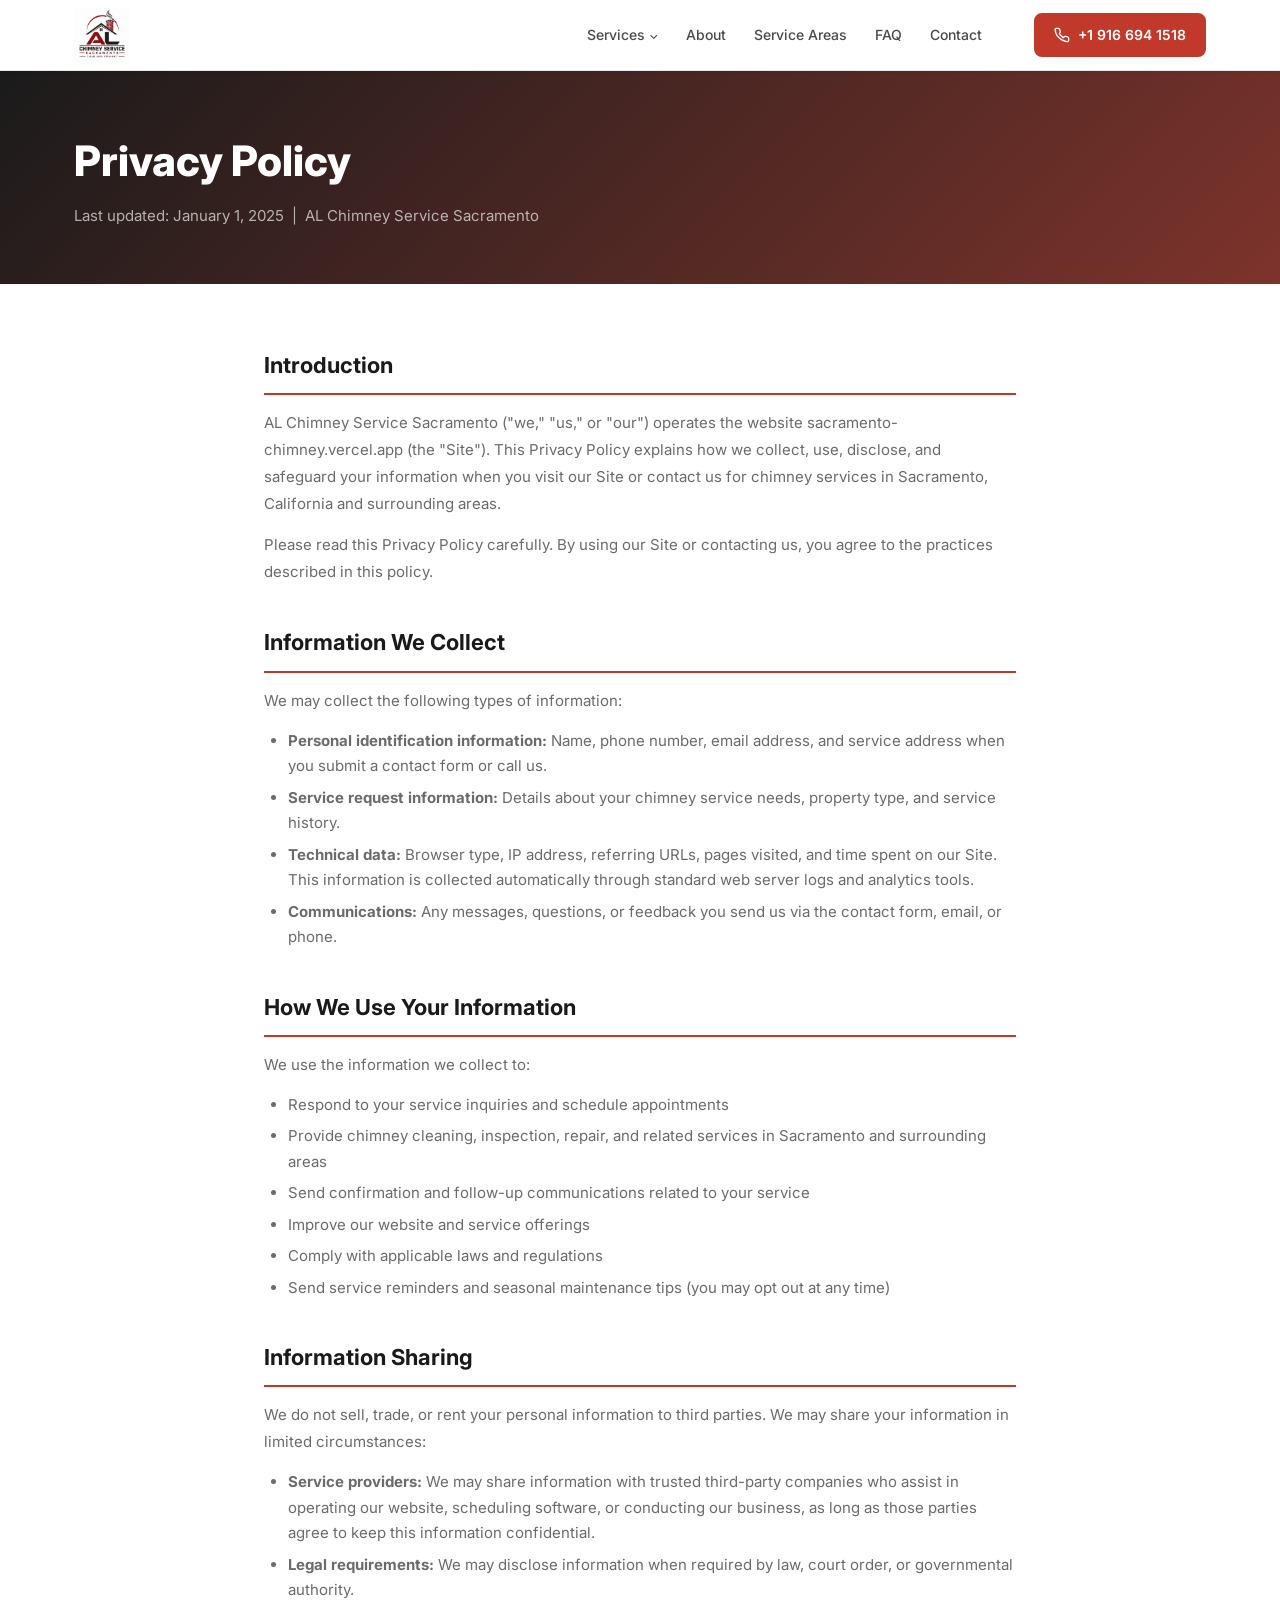
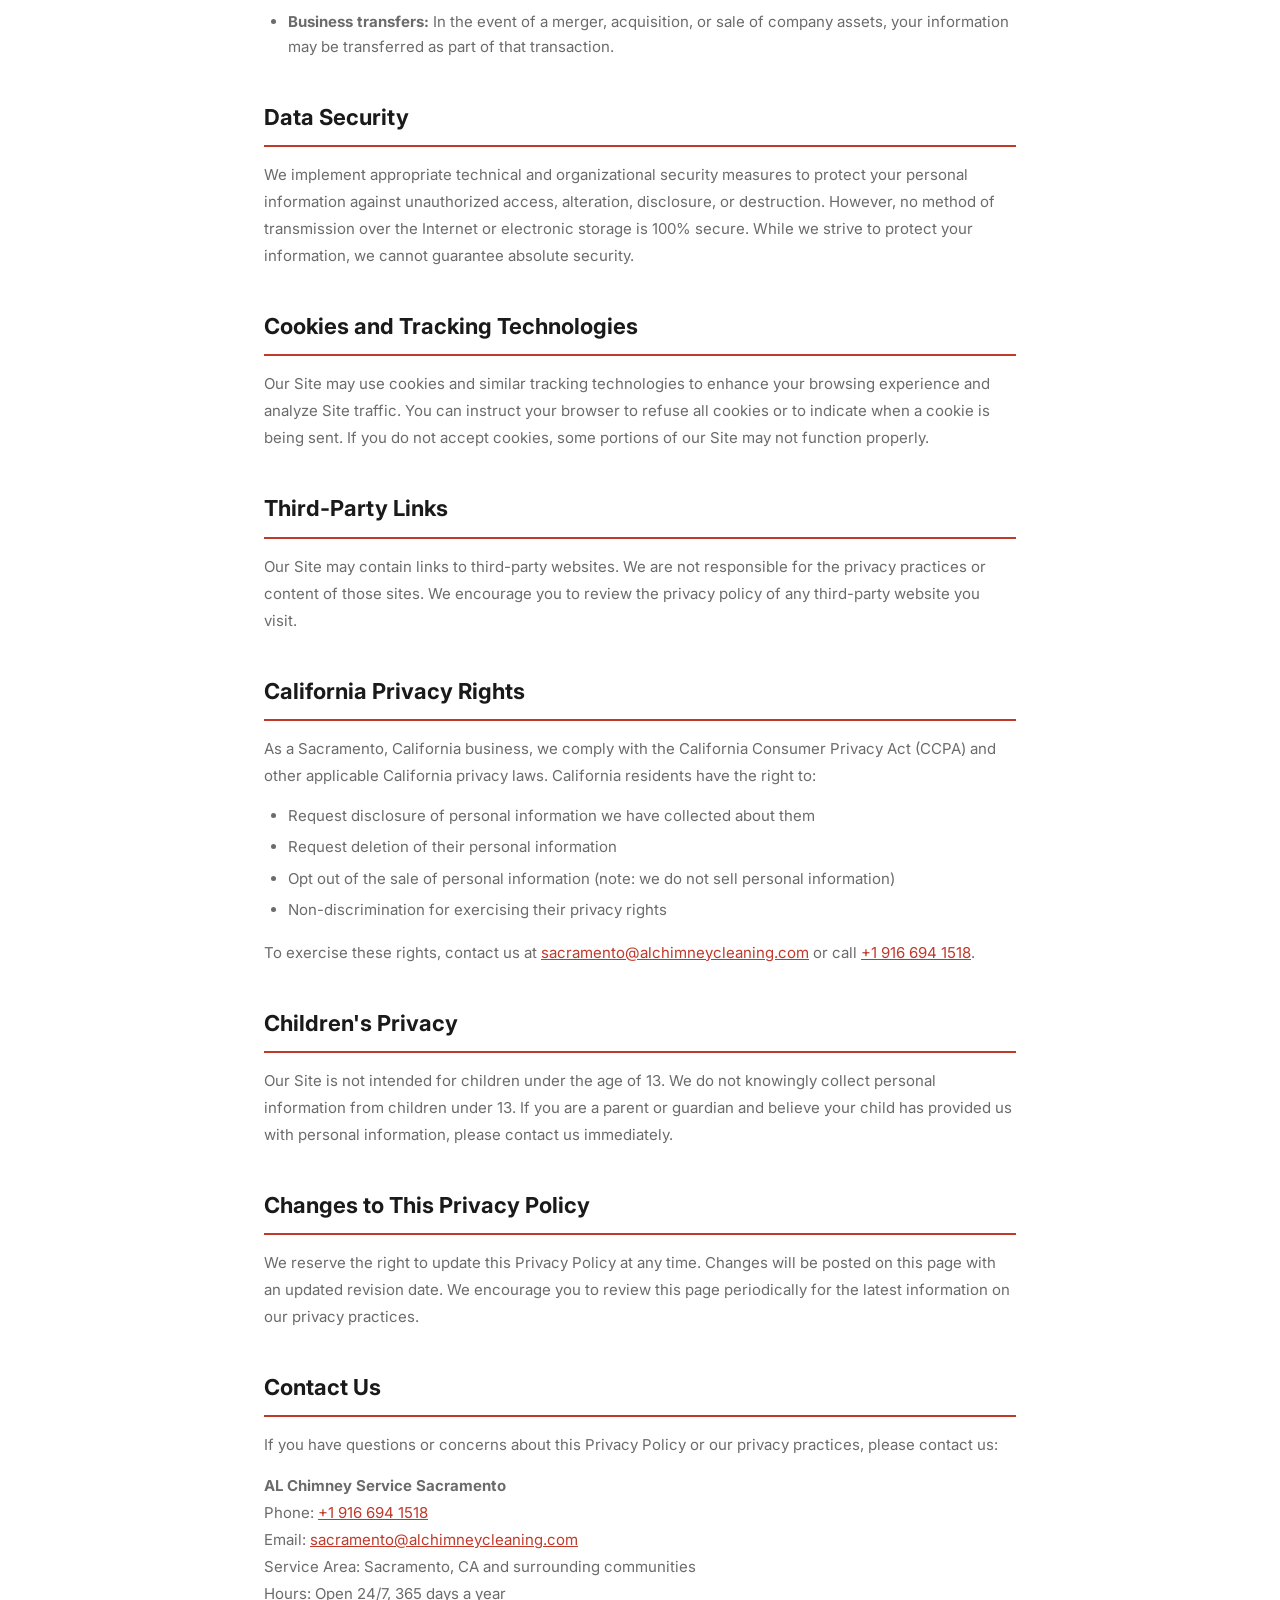
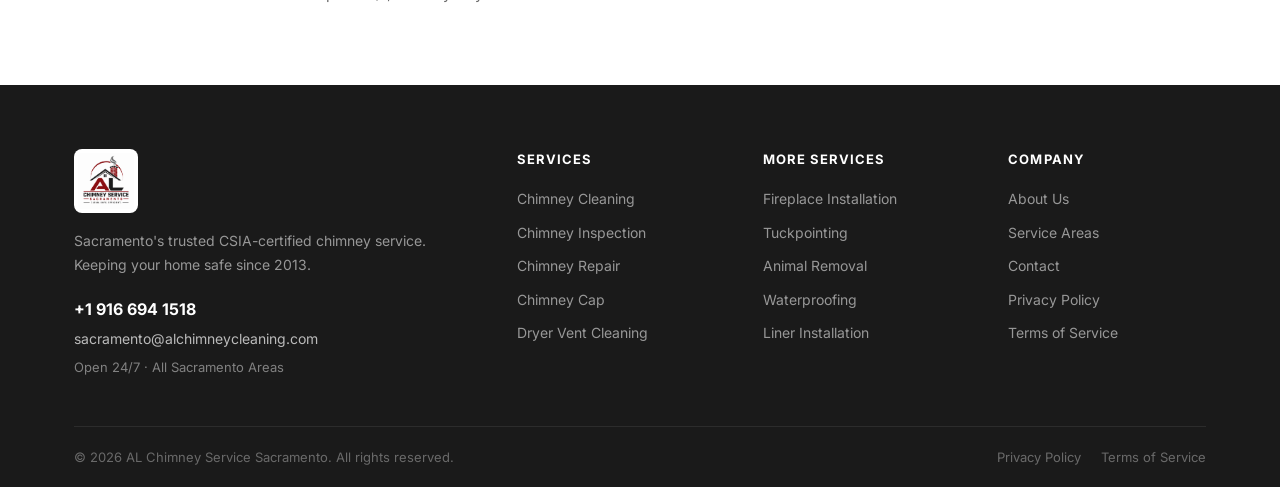
<file: privacy-policy.html>
<!DOCTYPE html>
<html lang="en">
<head>
  <meta charset="UTF-8" />
  <meta name="viewport" content="width=device-width, initial-scale=1.0" />
  <title>Privacy Policy | AL Chimney Service Sacramento</title>
  <meta name="description" content="Privacy Policy for AL Chimney Service Sacramento. Learn how we collect, use, and protect your personal information when you use our chimney services." />
  <meta name="robots" content="noindex, follow" />
  <link rel="canonical" href="https://sacramento-chimney.vercel.app/privacy-policy" />
  <meta name="geo.region" content="US-CA" />
  <meta name="geo.placename" content="Sacramento, California" />
    <link rel="icon" href="/favicon.ico" />
  <link rel="apple-touch-icon" href="/apple-touch-icon.png" />
<link rel="stylesheet" href="styles.css" />
  <link rel="preconnect" href="https://fonts.googleapis.com" />
  <link href="https://fonts.googleapis.com/css2?family=Inter:wght@400;500;600;700;800&display=swap" rel="stylesheet" />
</head>
<body>

  <header class="header" id="header">
    <div class="container header-inner">
      <a href="/" class="logo">
        <img src="/logo.png" alt="AL Chimney Service Sacramento" class="logo-img" />
      </a>
      <nav class="nav" id="nav">
        <ul class="nav-list">
          <li class="nav-item has-dropdown"><a href="/#services" class="nav-link">Services <span class="arrow">&#8964;</span></a>
            <ul class="dropdown">
              <li><a href="/services/chimney-cleaning">Chimney Cleaning</a></li><li><a href="/services/chimney-inspection">Chimney Inspection</a></li><li><a href="/services/chimney-repair">Chimney Repair</a></li><li><a href="/services/chimney-cap-installation">Chimney Cap</a></li><li><a href="/services/chimney-liner-installation">Chimney Liner</a></li><li><a href="/services/fireplace-installation">Fireplace Installation</a></li><li><a href="/services/dryer-vent-cleaning">Dryer Vent Cleaning</a></li><li><a href="/services/tuckpointing-masonry">Tuckpointing</a></li><li><a href="/services/animal-removal">Animal Removal</a></li><li><a href="/services/chimney-waterproofing">Waterproofing</a></li>
            </ul>
          </li>
          <li class="nav-item"><a href="/#about" class="nav-link">About</a></li>
          <li class="nav-item"><a href="/#areas" class="nav-link">Service Areas</a></li>
          <li class="nav-item"><a href="/#faq" class="nav-link">FAQ</a></li>
          <li class="nav-item"><a href="/#contact" class="nav-link">Contact</a></li>
        </ul>
      </nav>
      <a href="tel:+19166941518" class="btn btn-primary header-cta"><svg width="16" height="16" viewBox="0 0 24 24" fill="none" stroke="currentColor" stroke-width="2"><path d="M22 16.92v3a2 2 0 0 1-2.18 2 19.79 19.79 0 0 1-8.63-3.07A19.5 19.5 0 0 1 4.69 13a19.79 19.79 0 0 1-3.07-8.67A2 2 0 0 1 3.6 2h3a2 2 0 0 1 2 1.72c.127.96.361 1.903.7 2.81a2 2 0 0 1-.45 2.11L8.09 9.91a16 16 0 0 0 6 6l1.27-1.27a2 2 0 0 1 2.11-.45c.907.339 1.85.573 2.81.7A2 2 0 0 1 22 16.92z"></path></svg>+1 916 694 1518</a>
      <button class="menu-toggle" id="menuToggle" aria-label="Toggle menu"><span></span><span></span><span></span></button>
    </div>
  </header>

  <div class="legal-hero">
    <div class="container legal-hero-content">
      <h1>Privacy Policy</h1>
      <p>Last updated: January 1, 2025 &nbsp;|&nbsp; AL Chimney Service Sacramento</p>
    </div>
  </div>

  <div class="legal-content">

    <h2>Introduction</h2>
    <p>AL Chimney Service Sacramento ("we," "us," or "our") operates the website sacramento-chimney.vercel.app (the "Site"). This Privacy Policy explains how we collect, use, disclose, and safeguard your information when you visit our Site or contact us for chimney services in Sacramento, California and surrounding areas.</p>
    <p>Please read this Privacy Policy carefully. By using our Site or contacting us, you agree to the practices described in this policy.</p>

    <h2>Information We Collect</h2>
    <p>We may collect the following types of information:</p>
    <ul>
      <li><strong>Personal identification information:</strong> Name, phone number, email address, and service address when you submit a contact form or call us.</li>
      <li><strong>Service request information:</strong> Details about your chimney service needs, property type, and service history.</li>
      <li><strong>Technical data:</strong> Browser type, IP address, referring URLs, pages visited, and time spent on our Site. This information is collected automatically through standard web server logs and analytics tools.</li>
      <li><strong>Communications:</strong> Any messages, questions, or feedback you send us via the contact form, email, or phone.</li>
    </ul>

    <h2>How We Use Your Information</h2>
    <p>We use the information we collect to:</p>
    <ul>
      <li>Respond to your service inquiries and schedule appointments</li>
      <li>Provide chimney cleaning, inspection, repair, and related services in Sacramento and surrounding areas</li>
      <li>Send confirmation and follow-up communications related to your service</li>
      <li>Improve our website and service offerings</li>
      <li>Comply with applicable laws and regulations</li>
      <li>Send service reminders and seasonal maintenance tips (you may opt out at any time)</li>
    </ul>

    <h2>Information Sharing</h2>
    <p>We do not sell, trade, or rent your personal information to third parties. We may share your information in limited circumstances:</p>
    <ul>
      <li><strong>Service providers:</strong> We may share information with trusted third-party companies who assist in operating our website, scheduling software, or conducting our business, as long as those parties agree to keep this information confidential.</li>
      <li><strong>Legal requirements:</strong> We may disclose information when required by law, court order, or governmental authority.</li>
      <li><strong>Business transfers:</strong> In the event of a merger, acquisition, or sale of company assets, your information may be transferred as part of that transaction.</li>
    </ul>

    <h2>Data Security</h2>
    <p>We implement appropriate technical and organizational security measures to protect your personal information against unauthorized access, alteration, disclosure, or destruction. However, no method of transmission over the Internet or electronic storage is 100% secure. While we strive to protect your information, we cannot guarantee absolute security.</p>

    <h2>Cookies and Tracking Technologies</h2>
    <p>Our Site may use cookies and similar tracking technologies to enhance your browsing experience and analyze Site traffic. You can instruct your browser to refuse all cookies or to indicate when a cookie is being sent. If you do not accept cookies, some portions of our Site may not function properly.</p>

    <h2>Third-Party Links</h2>
    <p>Our Site may contain links to third-party websites. We are not responsible for the privacy practices or content of those sites. We encourage you to review the privacy policy of any third-party website you visit.</p>

    <h2>California Privacy Rights</h2>
    <p>As a Sacramento, California business, we comply with the California Consumer Privacy Act (CCPA) and other applicable California privacy laws. California residents have the right to:</p>
    <ul>
      <li>Request disclosure of personal information we have collected about them</li>
      <li>Request deletion of their personal information</li>
      <li>Opt out of the sale of personal information (note: we do not sell personal information)</li>
      <li>Non-discrimination for exercising their privacy rights</li>
    </ul>
    <p>To exercise these rights, contact us at <a href="mailto:sacramento@alchimneycleaning.com">sacramento@alchimneycleaning.com</a> or call <a href="tel:+19166941518">+1 916 694 1518</a>.</p>

    <h2>Children's Privacy</h2>
    <p>Our Site is not intended for children under the age of 13. We do not knowingly collect personal information from children under 13. If you are a parent or guardian and believe your child has provided us with personal information, please contact us immediately.</p>

    <h2>Changes to This Privacy Policy</h2>
    <p>We reserve the right to update this Privacy Policy at any time. Changes will be posted on this page with an updated revision date. We encourage you to review this page periodically for the latest information on our privacy practices.</p>

    <h2>Contact Us</h2>
    <p>If you have questions or concerns about this Privacy Policy or our privacy practices, please contact us:</p>
    <p>
      <strong>AL Chimney Service Sacramento</strong><br/>
      Phone: <a href="tel:+19166941518">+1 916 694 1518</a><br/>
      Email: <a href="mailto:sacramento@alchimneycleaning.com">sacramento@alchimneycleaning.com</a><br/>
      Service Area: Sacramento, CA and surrounding communities<br/>
      Hours: Open 24/7, 365 days a year
    </p>

  </div>

  <footer class="footer">
    <div class="container">
      <div class="footer-grid">
        <div class="footer-brand">
          <a href="/" class="logo"><img src="/logo.png" alt="AL Chimney Service Sacramento" class="logo-img" /></a>
          <p>Sacramento's trusted CSIA-certified chimney service. Keeping your home safe since 2013.</p>
          <div class="footer-contact"><a href="tel:+19166941518"><strong>+1 916 694 1518</strong></a><a href="mailto:sacramento@alchimneycleaning.com">sacramento@alchimneycleaning.com</a><span>Open 24/7 · All Sacramento Areas</span></div>
        </div>
        <div class="footer-links"><h4>Services</h4><ul><li><a href="/services/chimney-cleaning">Chimney Cleaning</a></li><li><a href="/services/chimney-inspection">Chimney Inspection</a></li><li><a href="/services/chimney-repair">Chimney Repair</a></li><li><a href="/services/chimney-cap-installation">Chimney Cap</a></li><li><a href="/services/dryer-vent-cleaning">Dryer Vent Cleaning</a></li></ul></div>
        <div class="footer-links"><h4>More Services</h4><ul><li><a href="/services/fireplace-installation">Fireplace Installation</a></li><li><a href="/services/tuckpointing-masonry">Tuckpointing</a></li><li><a href="/services/animal-removal">Animal Removal</a></li><li><a href="/services/chimney-waterproofing">Waterproofing</a></li><li><a href="/services/chimney-liner-installation">Liner Installation</a></li></ul></div>
        <div class="footer-links"><h4>Company</h4><ul><li><a href="/#about">About Us</a></li><li><a href="/#areas">Service Areas</a></li><li><a href="/#contact">Contact</a></li><li><a href="/privacy-policy">Privacy Policy</a></li><li><a href="/terms-of-service">Terms of Service</a></li></ul></div>
      </div>
      <div class="footer-bottom"><p>&copy; 2026 AL Chimney Service Sacramento. All rights reserved.</p><div class="footer-legal"><a href="/privacy-policy">Privacy Policy</a><a href="/terms-of-service">Terms of Service</a></div></div>
    </div>
  </footer>
  <script src="script.js"></script>
</body>
</html>
</file>
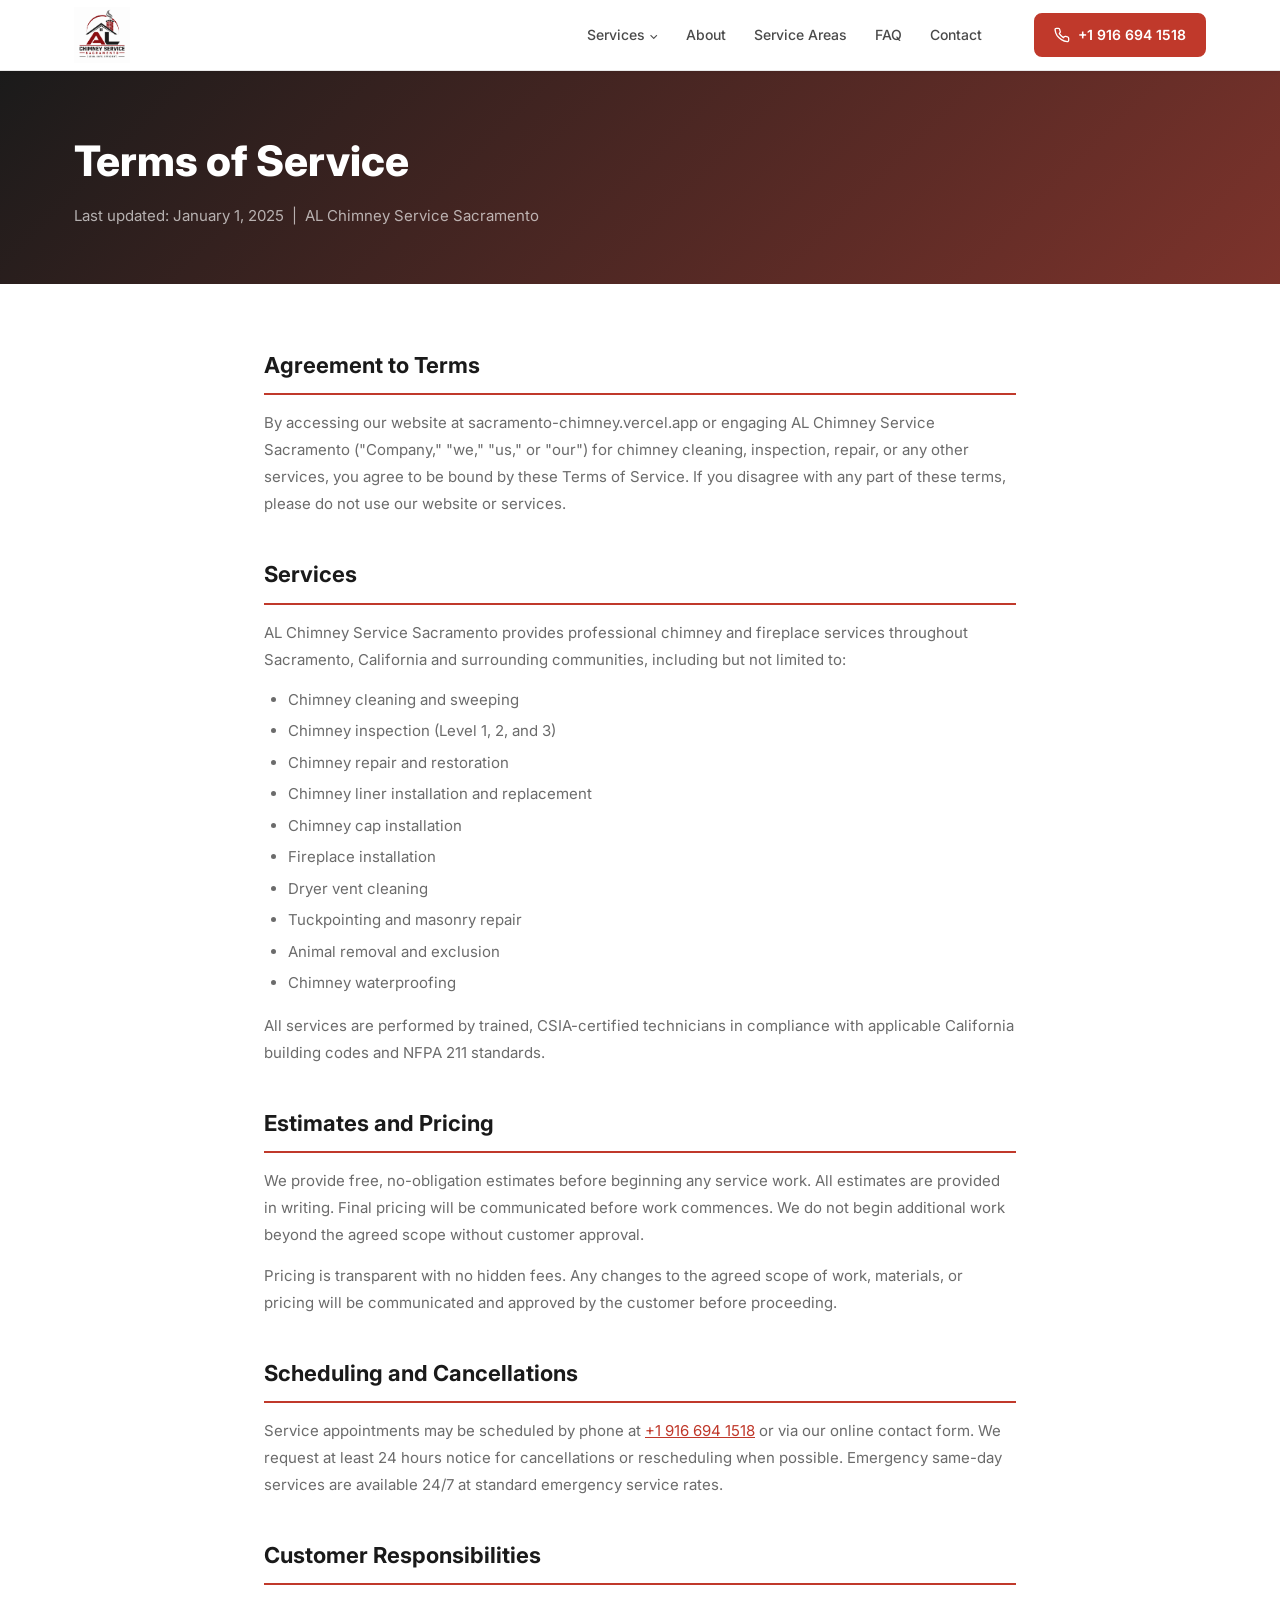
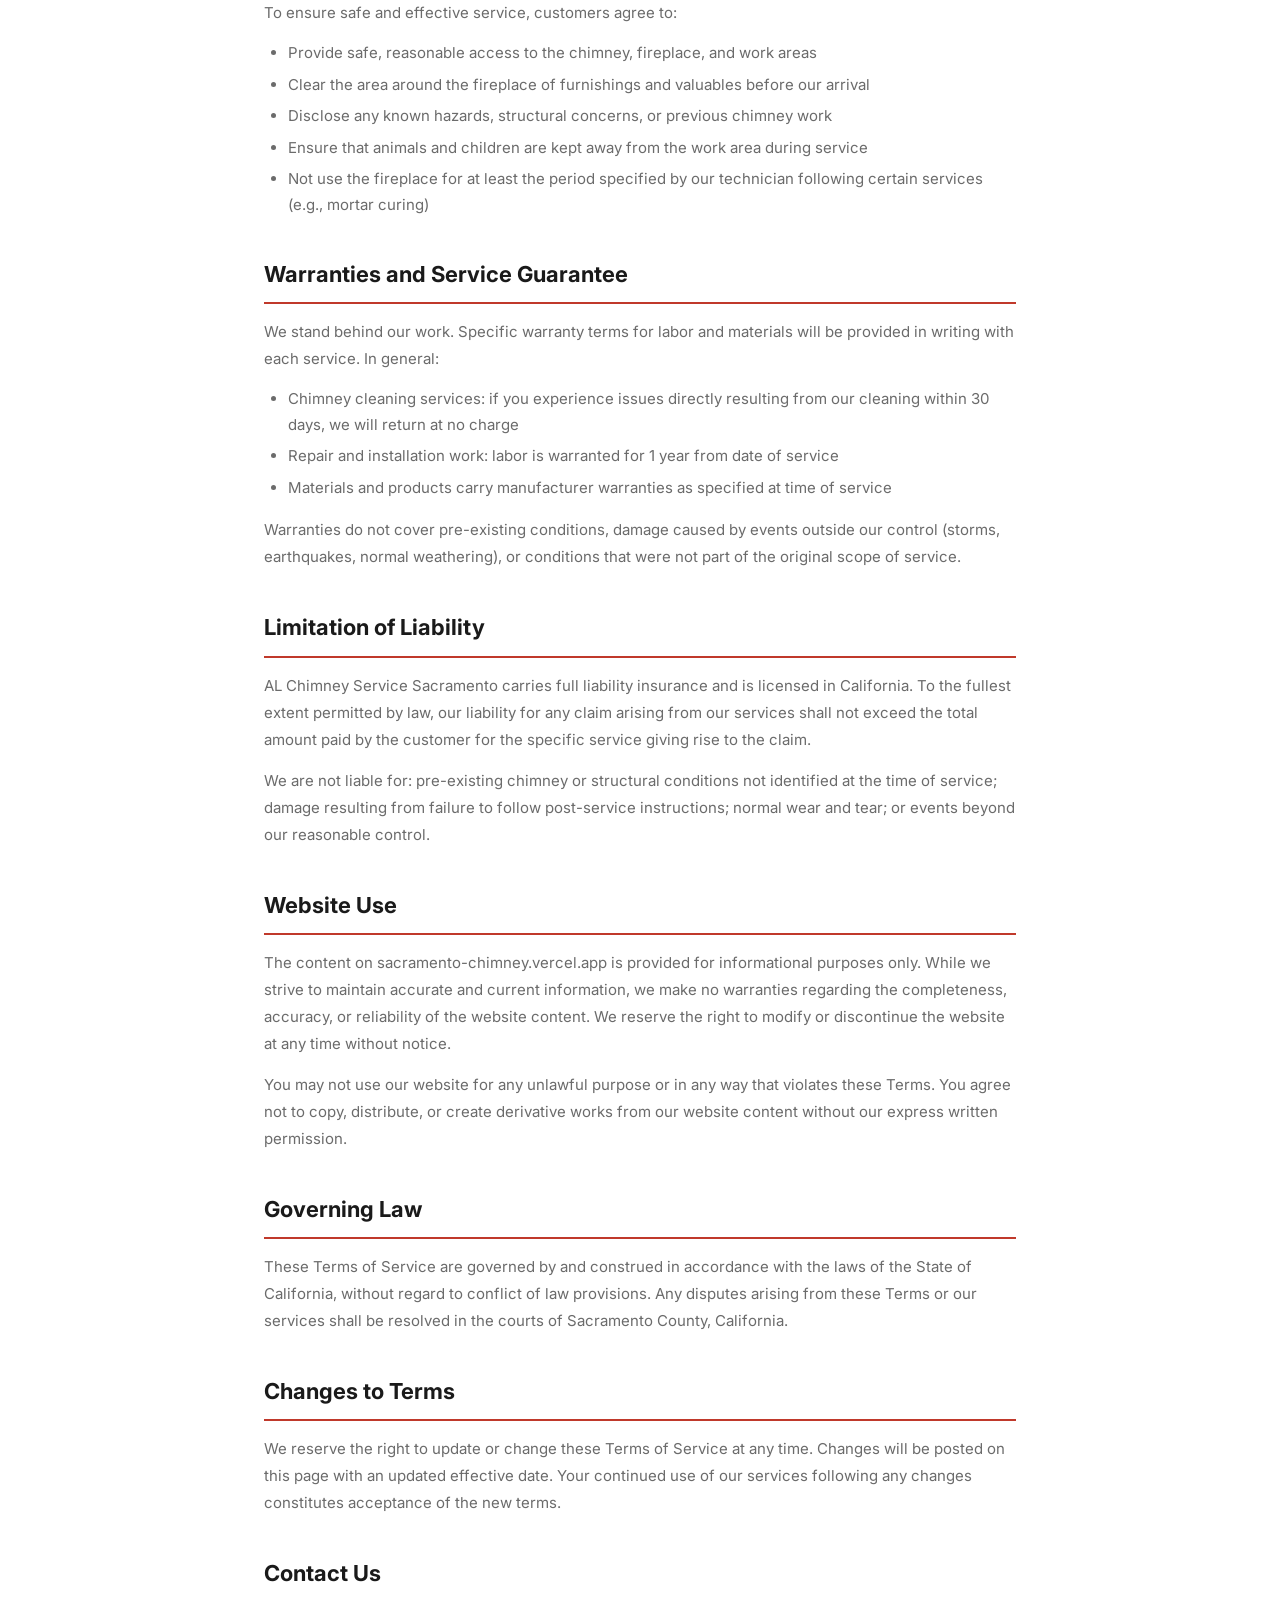
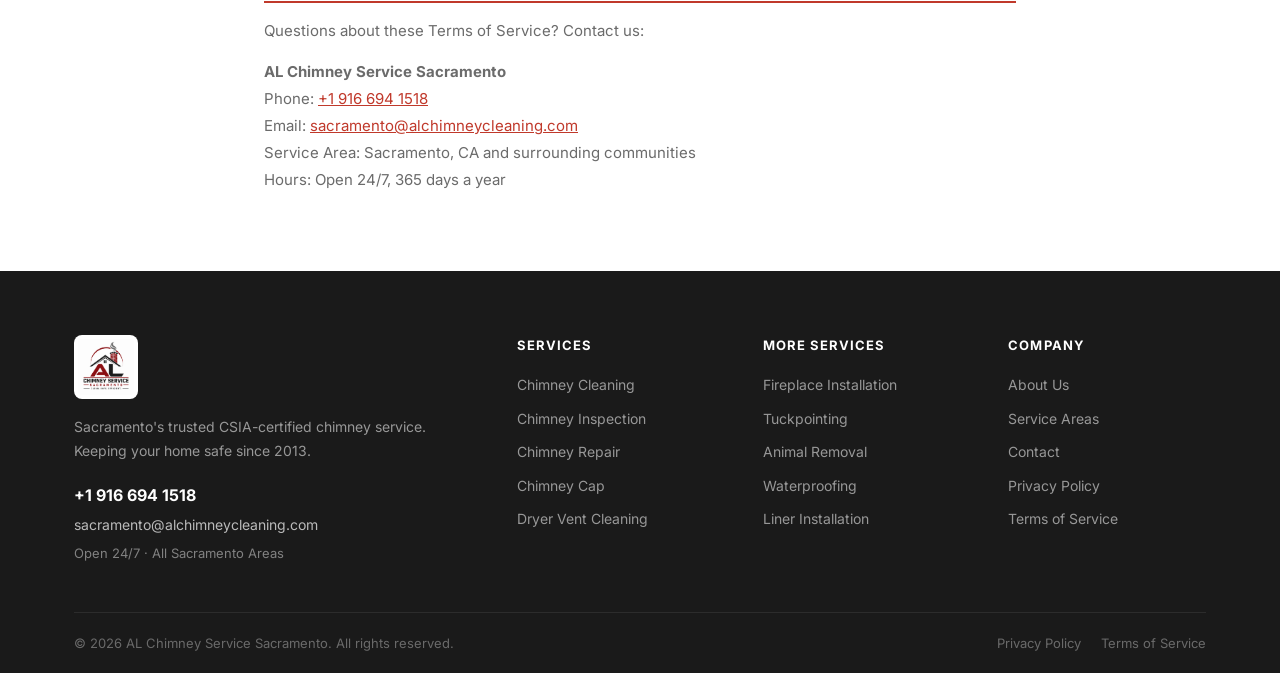
<file: terms-of-service.html>
<!DOCTYPE html>
<html lang="en">
<head>
  <meta charset="UTF-8" />
  <meta name="viewport" content="width=device-width, initial-scale=1.0" />
  <title>Terms of Service | AL Chimney Service Sacramento</title>
  <meta name="description" content="Terms of Service for AL Chimney Service Sacramento. Read our service terms, warranties, payment policies, and liability limitations for chimney services in Sacramento, CA." />
  <meta name="robots" content="noindex, follow" />
  <link rel="canonical" href="https://sacramento-chimney.vercel.app/terms-of-service" />
  <meta name="geo.region" content="US-CA" />
  <meta name="geo.placename" content="Sacramento, California" />
    <link rel="icon" href="/favicon.ico" />
  <link rel="apple-touch-icon" href="/apple-touch-icon.png" />
<link rel="stylesheet" href="styles.css" />
  <link rel="preconnect" href="https://fonts.googleapis.com" />
  <link href="https://fonts.googleapis.com/css2?family=Inter:wght@400;500;600;700;800&display=swap" rel="stylesheet" />
</head>
<body>

  <header class="header" id="header">
    <div class="container header-inner">
      <a href="/" class="logo">
        <img src="/logo.png" alt="AL Chimney Service Sacramento" class="logo-img" />
      </a>
      <nav class="nav" id="nav">
        <ul class="nav-list">
          <li class="nav-item has-dropdown"><a href="/#services" class="nav-link">Services <span class="arrow">&#8964;</span></a>
            <ul class="dropdown">
              <li><a href="/services/chimney-cleaning">Chimney Cleaning</a></li><li><a href="/services/chimney-inspection">Chimney Inspection</a></li><li><a href="/services/chimney-repair">Chimney Repair</a></li><li><a href="/services/chimney-cap-installation">Chimney Cap</a></li><li><a href="/services/chimney-liner-installation">Chimney Liner</a></li><li><a href="/services/fireplace-installation">Fireplace Installation</a></li><li><a href="/services/dryer-vent-cleaning">Dryer Vent Cleaning</a></li><li><a href="/services/tuckpointing-masonry">Tuckpointing</a></li><li><a href="/services/animal-removal">Animal Removal</a></li><li><a href="/services/chimney-waterproofing">Waterproofing</a></li>
            </ul>
          </li>
          <li class="nav-item"><a href="/#about" class="nav-link">About</a></li>
          <li class="nav-item"><a href="/#areas" class="nav-link">Service Areas</a></li>
          <li class="nav-item"><a href="/#faq" class="nav-link">FAQ</a></li>
          <li class="nav-item"><a href="/#contact" class="nav-link">Contact</a></li>
        </ul>
      </nav>
      <a href="tel:+19166941518" class="btn btn-primary header-cta"><svg width="16" height="16" viewBox="0 0 24 24" fill="none" stroke="currentColor" stroke-width="2"><path d="M22 16.92v3a2 2 0 0 1-2.18 2 19.79 19.79 0 0 1-8.63-3.07A19.5 19.5 0 0 1 4.69 13a19.79 19.79 0 0 1-3.07-8.67A2 2 0 0 1 3.6 2h3a2 2 0 0 1 2 1.72c.127.96.361 1.903.7 2.81a2 2 0 0 1-.45 2.11L8.09 9.91a16 16 0 0 0 6 6l1.27-1.27a2 2 0 0 1 2.11-.45c.907.339 1.85.573 2.81.7A2 2 0 0 1 22 16.92z"></path></svg>+1 916 694 1518</a>
      <button class="menu-toggle" id="menuToggle" aria-label="Toggle menu"><span></span><span></span><span></span></button>
    </div>
  </header>

  <div class="legal-hero">
    <div class="container legal-hero-content">
      <h1>Terms of Service</h1>
      <p>Last updated: January 1, 2025 &nbsp;|&nbsp; AL Chimney Service Sacramento</p>
    </div>
  </div>

  <div class="legal-content">

    <h2>Agreement to Terms</h2>
    <p>By accessing our website at sacramento-chimney.vercel.app or engaging AL Chimney Service Sacramento ("Company," "we," "us," or "our") for chimney cleaning, inspection, repair, or any other services, you agree to be bound by these Terms of Service. If you disagree with any part of these terms, please do not use our website or services.</p>

    <h2>Services</h2>
    <p>AL Chimney Service Sacramento provides professional chimney and fireplace services throughout Sacramento, California and surrounding communities, including but not limited to:</p>
    <ul>
      <li>Chimney cleaning and sweeping</li>
      <li>Chimney inspection (Level 1, 2, and 3)</li>
      <li>Chimney repair and restoration</li>
      <li>Chimney liner installation and replacement</li>
      <li>Chimney cap installation</li>
      <li>Fireplace installation</li>
      <li>Dryer vent cleaning</li>
      <li>Tuckpointing and masonry repair</li>
      <li>Animal removal and exclusion</li>
      <li>Chimney waterproofing</li>
    </ul>
    <p>All services are performed by trained, CSIA-certified technicians in compliance with applicable California building codes and NFPA 211 standards.</p>

    <h2>Estimates and Pricing</h2>
    <p>We provide free, no-obligation estimates before beginning any service work. All estimates are provided in writing. Final pricing will be communicated before work commences. We do not begin additional work beyond the agreed scope without customer approval.</p>
    <p>Pricing is transparent with no hidden fees. Any changes to the agreed scope of work, materials, or pricing will be communicated and approved by the customer before proceeding.</p>

    <h2>Scheduling and Cancellations</h2>
    <p>Service appointments may be scheduled by phone at <a href="tel:+19166941518">+1 916 694 1518</a> or via our online contact form. We request at least 24 hours notice for cancellations or rescheduling when possible. Emergency same-day services are available 24/7 at standard emergency service rates.</p>

    <h2>Customer Responsibilities</h2>
    <p>To ensure safe and effective service, customers agree to:</p>
    <ul>
      <li>Provide safe, reasonable access to the chimney, fireplace, and work areas</li>
      <li>Clear the area around the fireplace of furnishings and valuables before our arrival</li>
      <li>Disclose any known hazards, structural concerns, or previous chimney work</li>
      <li>Ensure that animals and children are kept away from the work area during service</li>
      <li>Not use the fireplace for at least the period specified by our technician following certain services (e.g., mortar curing)</li>
    </ul>

    <h2>Warranties and Service Guarantee</h2>
    <p>We stand behind our work. Specific warranty terms for labor and materials will be provided in writing with each service. In general:</p>
    <ul>
      <li>Chimney cleaning services: if you experience issues directly resulting from our cleaning within 30 days, we will return at no charge</li>
      <li>Repair and installation work: labor is warranted for 1 year from date of service</li>
      <li>Materials and products carry manufacturer warranties as specified at time of service</li>
    </ul>
    <p>Warranties do not cover pre-existing conditions, damage caused by events outside our control (storms, earthquakes, normal weathering), or conditions that were not part of the original scope of service.</p>

    <h2>Limitation of Liability</h2>
    <p>AL Chimney Service Sacramento carries full liability insurance and is licensed in California. To the fullest extent permitted by law, our liability for any claim arising from our services shall not exceed the total amount paid by the customer for the specific service giving rise to the claim.</p>
    <p>We are not liable for: pre-existing chimney or structural conditions not identified at the time of service; damage resulting from failure to follow post-service instructions; normal wear and tear; or events beyond our reasonable control.</p>

    <h2>Website Use</h2>
    <p>The content on sacramento-chimney.vercel.app is provided for informational purposes only. While we strive to maintain accurate and current information, we make no warranties regarding the completeness, accuracy, or reliability of the website content. We reserve the right to modify or discontinue the website at any time without notice.</p>
    <p>You may not use our website for any unlawful purpose or in any way that violates these Terms. You agree not to copy, distribute, or create derivative works from our website content without our express written permission.</p>

    <h2>Governing Law</h2>
    <p>These Terms of Service are governed by and construed in accordance with the laws of the State of California, without regard to conflict of law provisions. Any disputes arising from these Terms or our services shall be resolved in the courts of Sacramento County, California.</p>

    <h2>Changes to Terms</h2>
    <p>We reserve the right to update or change these Terms of Service at any time. Changes will be posted on this page with an updated effective date. Your continued use of our services following any changes constitutes acceptance of the new terms.</p>

    <h2>Contact Us</h2>
    <p>Questions about these Terms of Service? Contact us:</p>
    <p>
      <strong>AL Chimney Service Sacramento</strong><br/>
      Phone: <a href="tel:+19166941518">+1 916 694 1518</a><br/>
      Email: <a href="mailto:sacramento@alchimneycleaning.com">sacramento@alchimneycleaning.com</a><br/>
      Service Area: Sacramento, CA and surrounding communities<br/>
      Hours: Open 24/7, 365 days a year
    </p>

  </div>

  <footer class="footer">
    <div class="container">
      <div class="footer-grid">
        <div class="footer-brand">
          <a href="/" class="logo"><img src="/logo.png" alt="AL Chimney Service Sacramento" class="logo-img" /></a>
          <p>Sacramento's trusted CSIA-certified chimney service. Keeping your home safe since 2013.</p>
          <div class="footer-contact"><a href="tel:+19166941518"><strong>+1 916 694 1518</strong></a><a href="mailto:sacramento@alchimneycleaning.com">sacramento@alchimneycleaning.com</a><span>Open 24/7 · All Sacramento Areas</span></div>
        </div>
        <div class="footer-links"><h4>Services</h4><ul><li><a href="/services/chimney-cleaning">Chimney Cleaning</a></li><li><a href="/services/chimney-inspection">Chimney Inspection</a></li><li><a href="/services/chimney-repair">Chimney Repair</a></li><li><a href="/services/chimney-cap-installation">Chimney Cap</a></li><li><a href="/services/dryer-vent-cleaning">Dryer Vent Cleaning</a></li></ul></div>
        <div class="footer-links"><h4>More Services</h4><ul><li><a href="/services/fireplace-installation">Fireplace Installation</a></li><li><a href="/services/tuckpointing-masonry">Tuckpointing</a></li><li><a href="/services/animal-removal">Animal Removal</a></li><li><a href="/services/chimney-waterproofing">Waterproofing</a></li><li><a href="/services/chimney-liner-installation">Liner Installation</a></li></ul></div>
        <div class="footer-links"><h4>Company</h4><ul><li><a href="/#about">About Us</a></li><li><a href="/#areas">Service Areas</a></li><li><a href="/#contact">Contact</a></li><li><a href="/privacy-policy">Privacy Policy</a></li><li><a href="/terms-of-service">Terms of Service</a></li></ul></div>
      </div>
      <div class="footer-bottom"><p>&copy; 2026 AL Chimney Service Sacramento. All rights reserved.</p><div class="footer-legal"><a href="/privacy-policy">Privacy Policy</a><a href="/terms-of-service">Terms of Service</a></div></div>
    </div>
  </footer>
  <script src="script.js"></script>
</body>
</html>
</file>
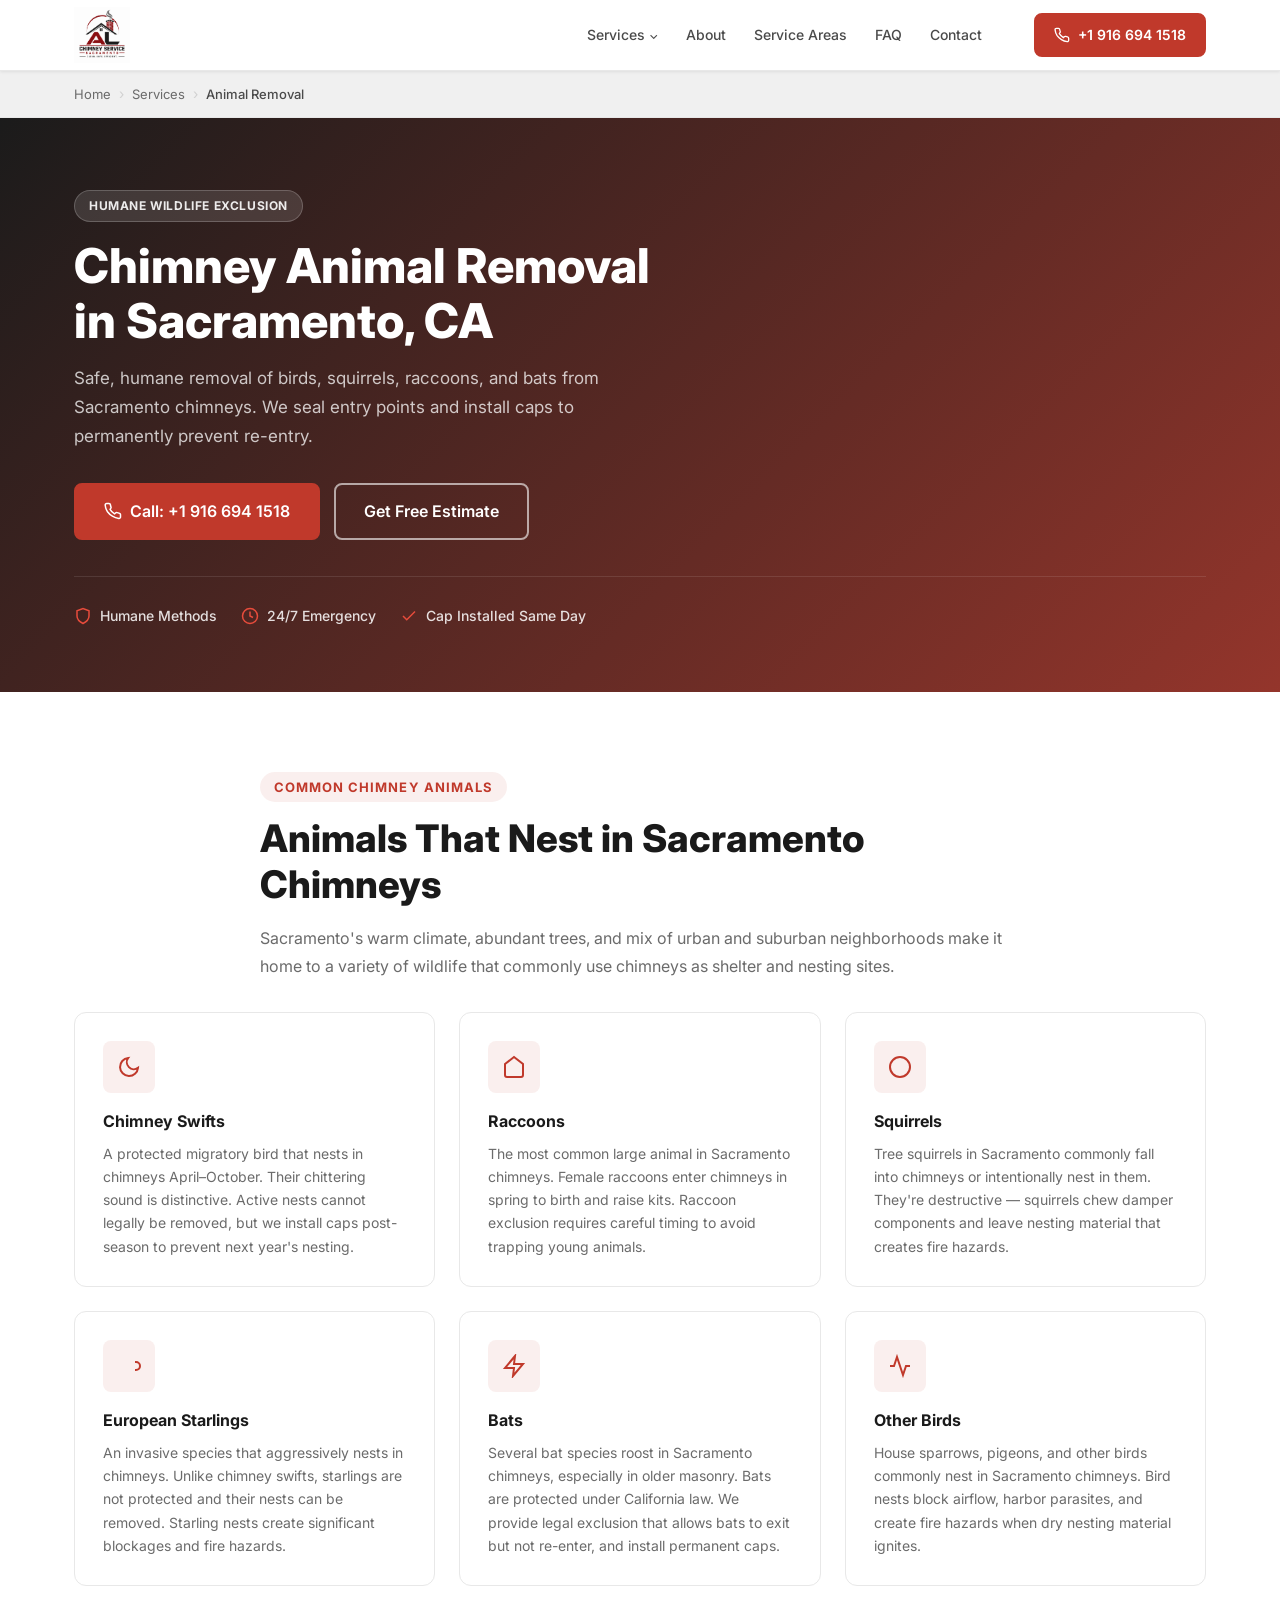
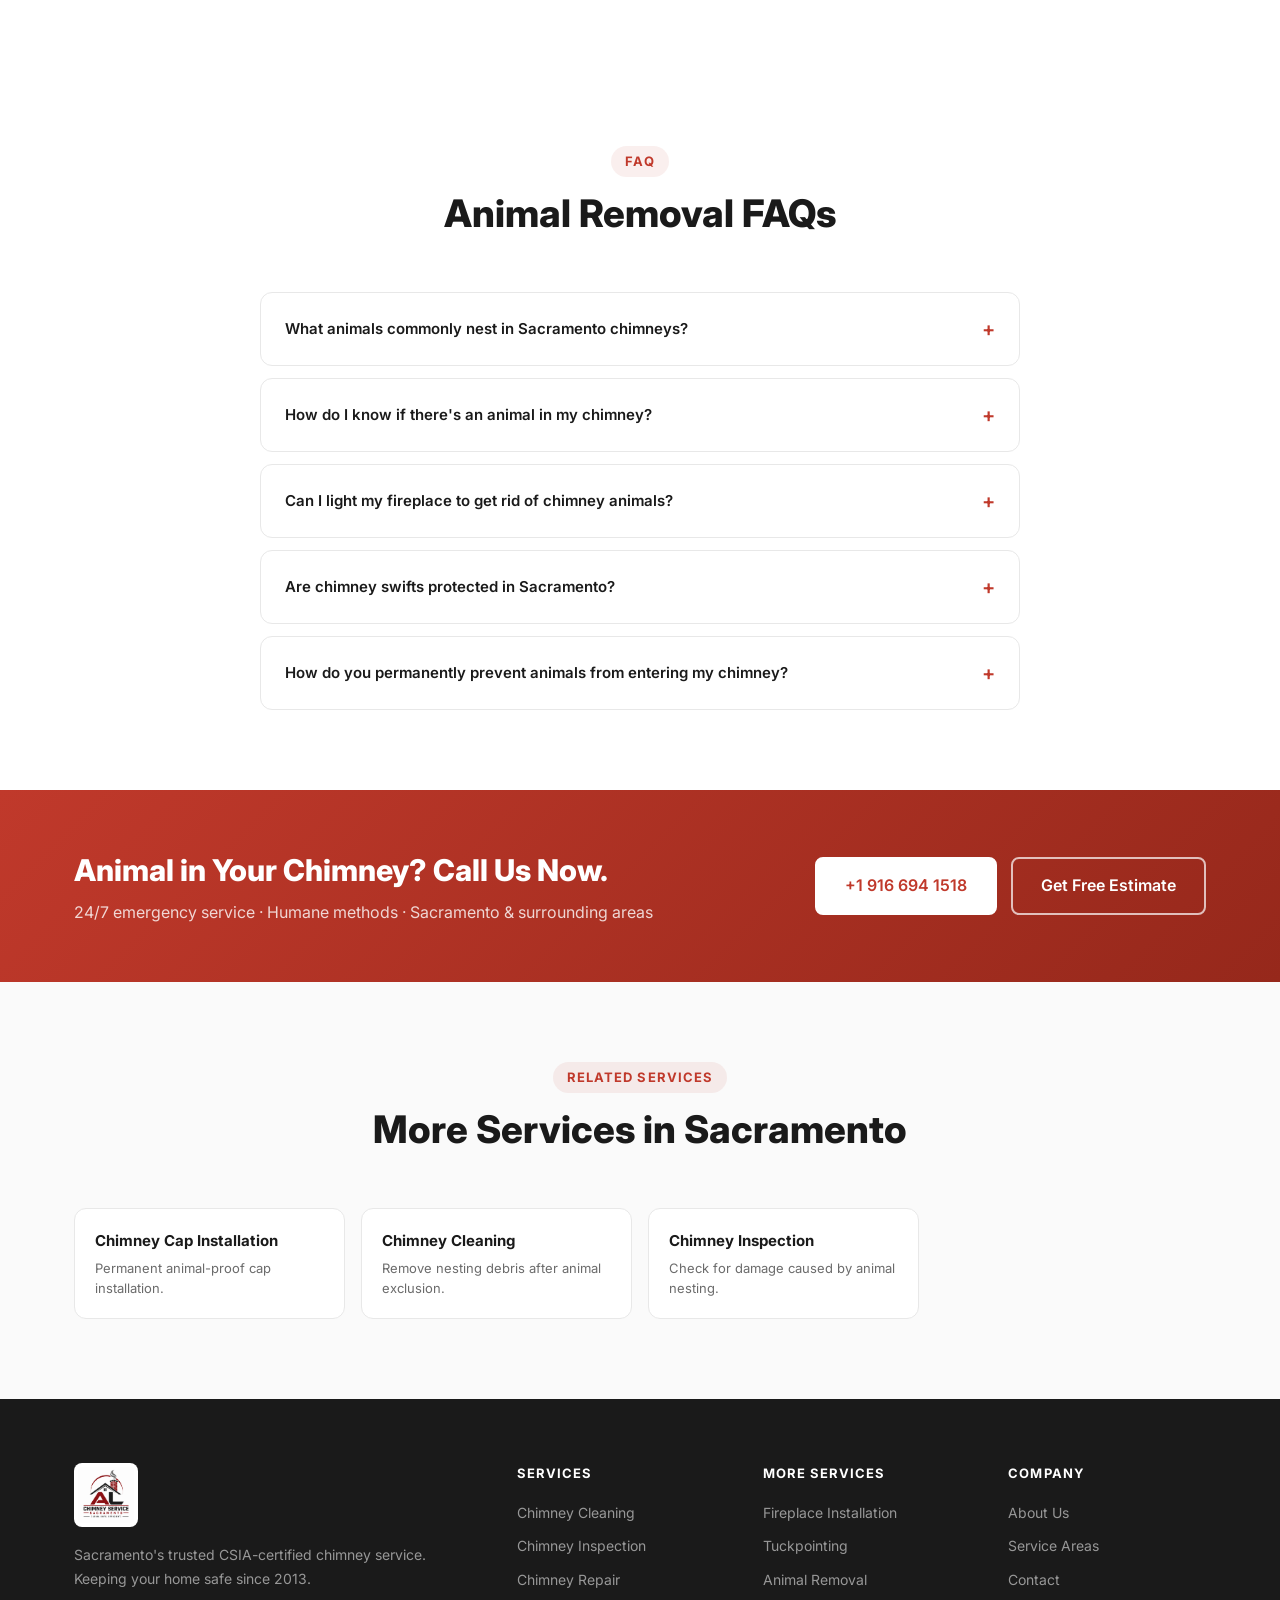
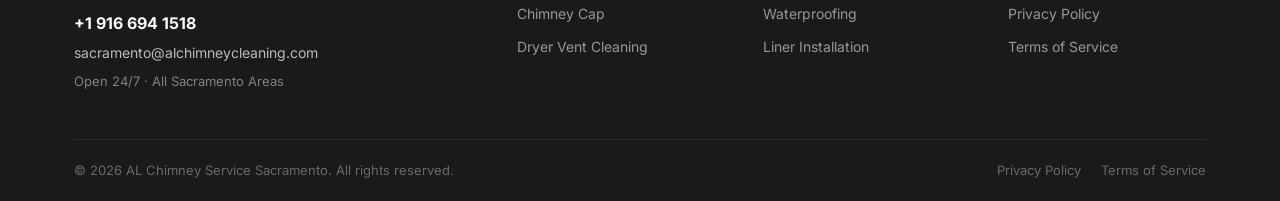
<file: services/animal-removal.html>
<!DOCTYPE html>
<html lang="en">
<head>
  <meta charset="UTF-8" />
  <meta name="viewport" content="width=device-width, initial-scale=1.0" />
  <title>Chimney Animal Removal Sacramento, CA | Birds, Squirrels, Raccoons | AL Chimney</title>
  <meta name="description" content="Humane chimney animal removal in Sacramento, CA. Remove birds, squirrels, raccoons & bats from your chimney. Exclusion services & cap installation. CSIA-certified. Call +1 916 694 1518." />
  <meta name="keywords" content="chimney animal removal Sacramento, birds in chimney Sacramento, squirrel in chimney Sacramento, raccoon in chimney Sacramento, chimney swift removal Sacramento CA" />
  <meta name="robots" content="index, follow" />
  <meta name="author" content="AL Chimney Service Sacramento" />
  <link rel="canonical" href="https://sacramento-chimney.vercel.app/services/animal-removal" />
  <meta property="og:type" content="website" />
  <meta property="og:title" content="Chimney Animal Removal Sacramento | AL Chimney Service" />
  <meta property="og:description" content="Humane removal of animals from Sacramento chimneys. Birds, squirrels, raccoons, bats. Cap installation to prevent re-entry. CSIA-certified. Free estimates." />
  <meta property="og:url" content="https://sacramento-chimney.vercel.app/services/animal-removal" />
  <meta name="geo.region" content="US-CA" />
  <meta name="geo.placename" content="Sacramento, California" />
  <meta name="geo.position" content="38.5816;-121.4944" />
  <meta name="ICBM" content="38.5816, -121.4944" />
  <script type="application/ld+json">{"@context":"https://schema.org","@type":"Service","serviceType":"Chimney Animal Removal","name":"Chimney Animal Removal Sacramento","description":"Humane removal of birds, squirrels, raccoons, and bats from Sacramento chimneys, with exclusion services and chimney cap installation to prevent re-entry.","provider":{"@type":"LocalBusiness","name":"AL Chimney Service Sacramento","telephone":"+19166941518","url":"https://sacramento-chimney.vercel.app/","address":{"@type":"PostalAddress","addressLocality":"Sacramento","addressRegion":"CA","addressCountry":"US"}},"areaServed":{"@type":"City","name":"Sacramento"}}</script>
  <script type="application/ld+json">{"@context":"https://schema.org","@type":"BreadcrumbList","itemListElement":[{"@type":"ListItem","position":1,"name":"Home","item":"https://sacramento-chimney.vercel.app/"},{"@type":"ListItem","position":2,"name":"Services","item":"https://sacramento-chimney.vercel.app/#services"},{"@type":"ListItem","position":3,"name":"Animal Removal","item":"https://sacramento-chimney.vercel.app/services/animal-removal"}]}</script>
  <script type="application/ld+json">{"@context":"https://schema.org","@type":"FAQPage","mainEntity":[{"@type":"Question","name":"What animals commonly nest in Sacramento chimneys?","acceptedAnswer":{"@type": "Answer","text":"Common chimney animals in Sacramento include chimney swifts (protected migratory birds), European starlings, raccoons, squirrels, and occasionally bats. Raccoons are particularly common in Sacramento-area neighborhoods and often nest in the smoke shelf area."}},{"@type":"Question","name":"How do I know if an animal is in my chimney?","acceptedAnswer":{"@type":"Answer","text":"Signs of an animal in your Sacramento chimney: scratching or chirping sounds from the fireplace, animal droppings in or near the firebox, strong odors from the fireplace, debris falling into the firebox, or visible animal movement near the chimney top."}},{"@type":"Question","name":"Can I light a fire to drive animals out of my chimney?","acceptedAnswer":{"@type":"Answer","text":"No. Never light a fire to remove animals from your chimney. This can kill the animal inside the flue, creating a blockage and toxic odor problem, or trap a panicked animal that then escapes into your home. Call AL Chimney Service Sacramento for safe, humane animal removal."}},{"@type":"Question","name":"How do I prevent animals from re-entering my chimney?","acceptedAnswer":{"@type":"Answer","text":"The most effective prevention is installing a stainless steel chimney cap with 5/8 inch mesh. This keeps out birds, squirrels, raccoons, and bats while allowing normal chimney drafting. AL Chimney Service installs caps immediately after animal removal in Sacramento."}},{"@type":"Question","name":"Are chimney swifts protected in California?","acceptedAnswer":{"@type":"Answer","text":"Yes. Chimney swifts are protected under the federal Migratory Bird Treaty Act. It is illegal to remove or disturb active chimney swift nests. However, we can legally install a cap after the nesting season ends (typically September-October) to prevent future nesting."}}]}</script>
    <link rel="icon" href="../favicon.ico" />
  <link rel="apple-touch-icon" href="../apple-touch-icon.png" />
<link rel="stylesheet" href="../styles.css" />
  <link rel="preconnect" href="https://fonts.googleapis.com" />
  <link href="https://fonts.googleapis.com/css2?family=Inter:wght@400;500;600;700;800&display=swap" rel="stylesheet" />
</head>
<body>

  <header class="header" id="header">
    <div class="container header-inner">
      <a href="/" class="logo"><img src="../logo.png" alt="AL Chimney Service Sacramento" class="logo-img" /></a>
      <nav class="nav" id="nav"><ul class="nav-list"><li class="nav-item has-dropdown"><a href="/#services" class="nav-link">Services <span class="arrow">&#8964;</span></a><ul class="dropdown"><li><a href="/services/chimney-cleaning">Chimney Cleaning</a></li><li><a href="/services/chimney-inspection">Chimney Inspection</a></li><li><a href="/services/chimney-repair">Chimney Repair</a></li><li><a href="/services/chimney-cap-installation">Chimney Cap Installation</a></li><li><a href="/services/chimney-liner-installation">Chimney Liner Installation</a></li><li><a href="/services/fireplace-installation">Fireplace Installation</a></li><li><a href="/services/dryer-vent-cleaning">Dryer Vent Cleaning</a></li><li><a href="/services/tuckpointing-masonry">Tuckpointing & Masonry</a></li><li><a href="/services/animal-removal">Animal Removal</a></li><li><a href="/services/chimney-waterproofing">Waterproofing</a></li></ul></li><li class="nav-item"><a href="/#about" class="nav-link">About</a></li><li class="nav-item"><a href="/#areas" class="nav-link">Service Areas</a></li><li class="nav-item"><a href="/#faq" class="nav-link">FAQ</a></li><li class="nav-item"><a href="/#contact" class="nav-link">Contact</a></li></ul></nav>
      <a href="tel:+19166941518" class="btn btn-primary header-cta"><svg width="16" height="16" viewBox="0 0 24 24" fill="none" stroke="currentColor" stroke-width="2"><path d="M22 16.92v3a2 2 0 0 1-2.18 2 19.79 19.79 0 0 1-8.63-3.07A19.5 19.5 0 0 1 4.69 13a19.79 19.79 0 0 1-3.07-8.67A2 2 0 0 1 3.6 2h3a2 2 0 0 1 2 1.72c.127.96.361 1.903.7 2.81a2 2 0 0 1-.45 2.11L8.09 9.91a16 16 0 0 0 6 6l1.27-1.27a2 2 0 0 1 2.11-.45c.907.339 1.85.573 2.81.7A2 2 0 0 1 22 16.92z"></path></svg>+1 916 694 1518</a>
      <button class="menu-toggle" id="menuToggle" aria-label="Toggle menu"><span></span><span></span><span></span></button>
    </div>
  </header>

  <nav class="breadcrumb-nav" aria-label="breadcrumb"><div class="container"><ol class="breadcrumb"><li><a href="/">Home</a></li><li><span class="breadcrumb-sep">›</span></li><li><a href="/#services">Services</a></li><li><span class="breadcrumb-sep">›</span></li><li>Animal Removal</li></ol></div></nav>

  <section class="service-hero">
    <div class="container service-hero-content">
      <div class="service-hero-badge">Humane Wildlife Exclusion</div>
      <h1>Chimney Animal Removal<br/>in Sacramento, CA</h1>
      <p class="service-hero-subtitle">Safe, humane removal of birds, squirrels, raccoons, and bats from Sacramento chimneys. We seal entry points and install caps to permanently prevent re-entry.</p>
      <div class="service-hero-actions">
        <a href="tel:+19166941518" class="btn btn-primary btn-lg"><svg width="18" height="18" viewBox="0 0 24 24" fill="none" stroke="currentColor" stroke-width="2"><path d="M22 16.92v3a2 2 0 0 1-2.18 2 19.79 19.79 0 0 1-8.63-3.07A19.5 19.5 0 0 1 4.69 13a19.79 19.79 0 0 1-3.07-8.67A2 2 0 0 1 3.6 2h3a2 2 0 0 1 2 1.72c.127.96.361 1.903.7 2.81a2 2 0 0 1-.45 2.11L8.09 9.91a16 16 0 0 0 6 6l1.27-1.27a2 2 0 0 1 2.11-.45c.907.339 1.85.573 2.81.7A2 2 0 0 1 22 16.92z"></path></svg>Call: +1 916 694 1518</a>
        <a href="/#contact" class="btn btn-outline btn-lg">Get Free Estimate</a>
      </div>
      <div class="service-hero-trust">
        <div class="trust-item"><svg width="18" height="18" viewBox="0 0 24 24" fill="none" stroke="currentColor" stroke-width="2"><path d="M12 22s8-4 8-10V5l-8-3-8 3v7c0 6 8 10 8 10z"/></svg><span>Humane Methods</span></div>
        <div class="trust-item"><svg width="18" height="18" viewBox="0 0 24 24" fill="none" stroke="currentColor" stroke-width="2"><circle cx="12" cy="12" r="10"/><polyline points="12 6 12 12 16 14"/></svg><span>24/7 Emergency</span></div>
        <div class="trust-item"><svg width="18" height="18" viewBox="0 0 24 24" fill="none" stroke="currentColor" stroke-width="2"><polyline points="20 6 9 17 4 12"/></svg><span>Cap Installed Same Day</span></div>
      </div>
    </div>
  </section>

  <section class="section content-section">
    <div class="container">
      <div class="content-body" style="max-width:760px;margin:0 auto;">
        <span class="section-tag">Common Chimney Animals</span>
        <h2 class="section-title" style="text-align:left;">Animals That Nest in Sacramento Chimneys</h2>
        <p>Sacramento's warm climate, abundant trees, and mix of urban and suburban neighborhoods make it home to a variety of wildlife that commonly use chimneys as shelter and nesting sites.</p>
      </div>
      <div class="why-grid" style="margin-top:32px;">
        <div class="why-card"><div class="why-icon"><svg width="24" height="24" viewBox="0 0 24 24" fill="none" stroke="currentColor" stroke-width="2"><path d="M21 12.79A9 9 0 1 1 11.21 3 7 7 0 0 0 21 12.79z"/></svg></div><h3>Chimney Swifts</h3><p>A protected migratory bird that nests in chimneys April–October. Their chittering sound is distinctive. Active nests cannot legally be removed, but we install caps post-season to prevent next year's nesting.</p></div>
        <div class="why-card"><div class="why-icon"><svg width="24" height="24" viewBox="0 0 24 24" fill="none" stroke="currentColor" stroke-width="2"><path d="M3 9l9-7 9 7v11a2 2 0 0 1-2 2H5a2 2 0 0 1-2-2z"/></svg></div><h3>Raccoons</h3><p>The most common large animal in Sacramento chimneys. Female raccoons enter chimneys in spring to birth and raise kits. Raccoon exclusion requires careful timing to avoid trapping young animals.</p></div>
        <div class="why-card"><div class="why-icon"><svg width="24" height="24" viewBox="0 0 24 24" fill="none" stroke="currentColor" stroke-width="2"><circle cx="12" cy="12" r="10"/></svg></div><h3>Squirrels</h3><p>Tree squirrels in Sacramento commonly fall into chimneys or intentionally nest in them. They're destructive — squirrels chew damper components and leave nesting material that creates fire hazards.</p></div>
        <div class="why-card"><div class="why-icon"><svg width="24" height="24" viewBox="0 0 24 24" fill="none" stroke="currentColor" stroke-width="2"><path d="M18 8h1a4 4 0 0 1 0 8h-1"/></svg></div><h3>European Starlings</h3><p>An invasive species that aggressively nests in chimneys. Unlike chimney swifts, starlings are not protected and their nests can be removed. Starling nests create significant blockages and fire hazards.</p></div>
        <div class="why-card"><div class="why-icon"><svg width="24" height="24" viewBox="0 0 24 24" fill="none" stroke="currentColor" stroke-width="2"><path d="M13 2L3 14h9l-1 8 10-12h-9l1-8z"/></svg></div><h3>Bats</h3><p>Several bat species roost in Sacramento chimneys, especially in older masonry. Bats are protected under California law. We provide legal exclusion that allows bats to exit but not re-enter, and install permanent caps.</p></div>
        <div class="why-card"><div class="why-icon"><svg width="24" height="24" viewBox="0 0 24 24" fill="none" stroke="currentColor" stroke-width="2"><polyline points="22 12 18 12 15 21 9 3 6 12 2 12"/></svg></div><h3>Other Birds</h3><p>House sparrows, pigeons, and other birds commonly nest in Sacramento chimneys. Bird nests block airflow, harbor parasites, and create fire hazards when dry nesting material ignites.</p></div>
      </div>
    </div>
  </section>

  <section class="section faq">
    <div class="container">
      <div class="section-header"><span class="section-tag">FAQ</span><h2 class="section-title">Animal Removal FAQs</h2></div>
      <div class="faq-list">
        <details class="faq-item"><summary class="faq-question">What animals commonly nest in Sacramento chimneys?<span class="faq-icon">+</span></summary><div class="faq-answer"><p>Common chimney animals in Sacramento: chimney swifts (protected birds, April–October), European starlings, raccoons (common in spring with kits), squirrels, bats (protected under California law), and house sparrows. Raccoons are the most frequently reported chimney animal in Sacramento neighborhoods.</p></div></details>
        <details class="faq-item"><summary class="faq-question">How do I know if there's an animal in my chimney?<span class="faq-icon">+</span></summary><div class="faq-answer"><p>Signs of a chimney animal: scratching, chirping, or chattering sounds; animal droppings in the firebox; strong organic odors from the fireplace; debris falling into the firebox; visible bird or animal activity around the chimney top. Call us at <a href="tel:+19166941518">+1 916 694 1518</a> if you notice any of these signs.</p></div></details>
        <details class="faq-item"><summary class="faq-question">Can I light my fireplace to get rid of chimney animals?<span class="faq-icon">+</span></summary><div class="faq-answer"><p>Never. Lighting a fire to remove animals is dangerous and inhumane — it can kill the animal inside the flue (creating a blockage and lasting odor), panic a live animal that then enters your home through the damper, or ignite nesting material. Call AL Chimney Service Sacramento for safe, humane removal.</p></div></details>
        <details class="faq-item"><summary class="faq-question">Are chimney swifts protected in Sacramento?<span class="faq-icon">+</span></summary><div class="faq-answer"><p>Yes. Chimney swifts are protected under the federal Migratory Bird Treaty Act, making it illegal to remove or disturb active nests from April through October. After swifts depart (typically by October), we can legally install a chimney cap to prevent the following year's nesting.</p></div></details>
        <details class="faq-item"><summary class="faq-question">How do you permanently prevent animals from entering my chimney?<span class="faq-icon">+</span></summary><div class="faq-answer"><p>The most effective permanent solution is a stainless steel chimney cap with 5/8" mesh — small enough to exclude all common Sacramento chimney animals while allowing normal draft. We install caps immediately after removing animals (or after the nesting season for protected species).</p></div></details>
      </div>
    </div>
  </section>

  <section class="cta-banner"><div class="container cta-inner"><div class="cta-text"><h2>Animal in Your Chimney? Call Us Now.</h2><p>24/7 emergency service · Humane methods · Sacramento & surrounding areas</p></div><div class="cta-actions"><a href="tel:+19166941518" class="btn btn-white btn-lg">+1 916 694 1518</a><a href="/#contact" class="btn btn-outline-white btn-lg">Get Free Estimate</a></div></div></section>

  <section class="section related-services"><div class="container"><div class="section-header"><span class="section-tag">Related Services</span><h2 class="section-title">More Services in Sacramento</h2></div><div class="related-grid"><a href="/services/chimney-cap-installation" class="related-card"><h4>Chimney Cap Installation</h4><p>Permanent animal-proof cap installation.</p></a><a href="/services/chimney-cleaning" class="related-card"><h4>Chimney Cleaning</h4><p>Remove nesting debris after animal exclusion.</p></a><a href="/services/chimney-inspection" class="related-card"><h4>Chimney Inspection</h4><p>Check for damage caused by animal nesting.</p></a></div></div></section>

  <footer class="footer"><div class="container"><div class="footer-grid"><div class="footer-brand"><a href="/" class="logo"><img src="../logo.png" alt="AL Chimney Service Sacramento" class="logo-img" /></a><p>Sacramento's trusted CSIA-certified chimney service. Keeping your home safe since 2013.</p><div class="footer-contact"><a href="tel:+19166941518"><strong>+1 916 694 1518</strong></a><a href="mailto:sacramento@alchimneycleaning.com">sacramento@alchimneycleaning.com</a><span>Open 24/7 · All Sacramento Areas</span></div></div><div class="footer-links"><h4>Services</h4><ul><li><a href="/services/chimney-cleaning">Chimney Cleaning</a></li><li><a href="/services/chimney-inspection">Chimney Inspection</a></li><li><a href="/services/chimney-repair">Chimney Repair</a></li><li><a href="/services/chimney-cap-installation">Chimney Cap</a></li><li><a href="/services/dryer-vent-cleaning">Dryer Vent Cleaning</a></li></ul></div><div class="footer-links"><h4>More Services</h4><ul><li><a href="/services/fireplace-installation">Fireplace Installation</a></li><li><a href="/services/tuckpointing-masonry">Tuckpointing</a></li><li><a href="/services/animal-removal">Animal Removal</a></li><li><a href="/services/chimney-waterproofing">Waterproofing</a></li><li><a href="/services/chimney-liner-installation">Liner Installation</a></li></ul></div><div class="footer-links"><h4>Company</h4><ul><li><a href="/#about">About Us</a></li><li><a href="/#areas">Service Areas</a></li><li><a href="/#contact">Contact</a></li><li><a href="/privacy-policy">Privacy Policy</a></li><li><a href="/terms-of-service">Terms of Service</a></li></ul></div></div><div class="footer-bottom"><p>&copy; 2026 AL Chimney Service Sacramento. All rights reserved.</p><div class="footer-legal"><a href="/privacy-policy">Privacy Policy</a><a href="/terms-of-service">Terms of Service</a></div></div></div></footer>
  <script src="../script.js"></script>
</body>
</html>
</file>
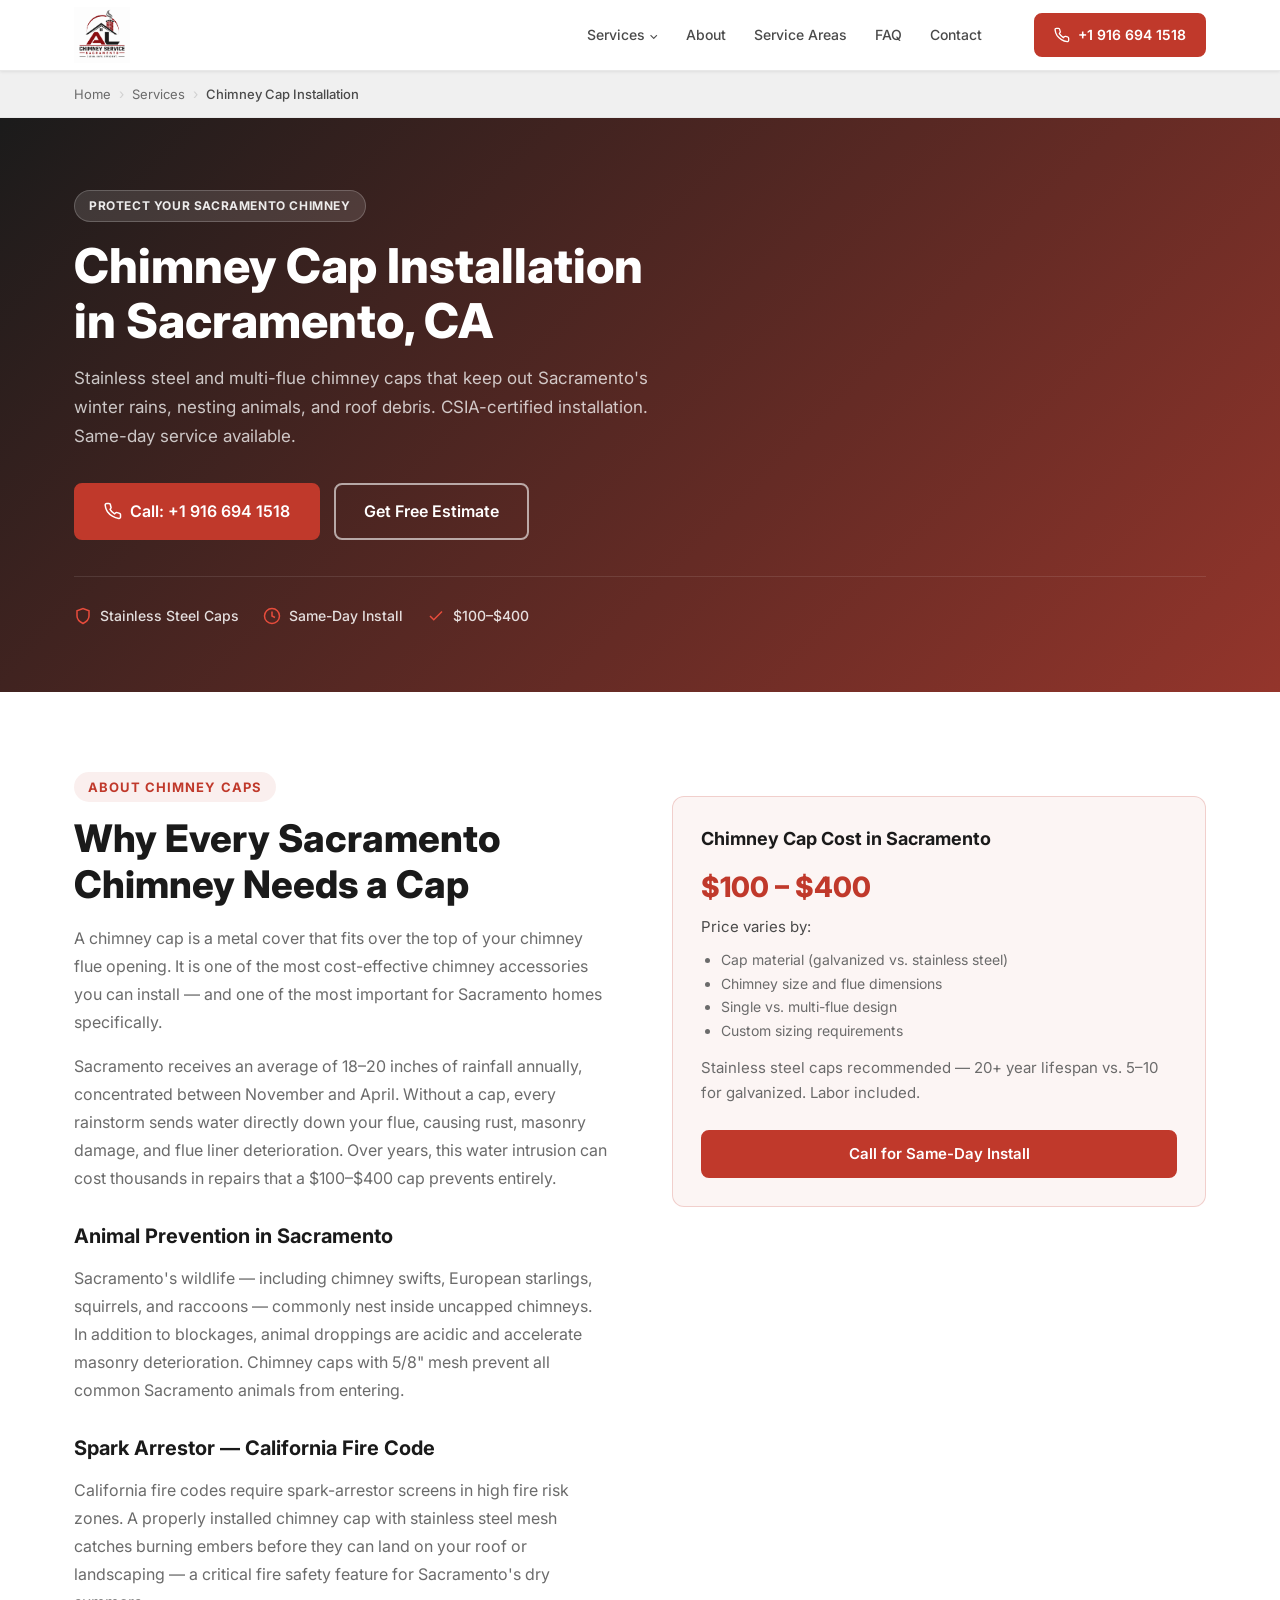
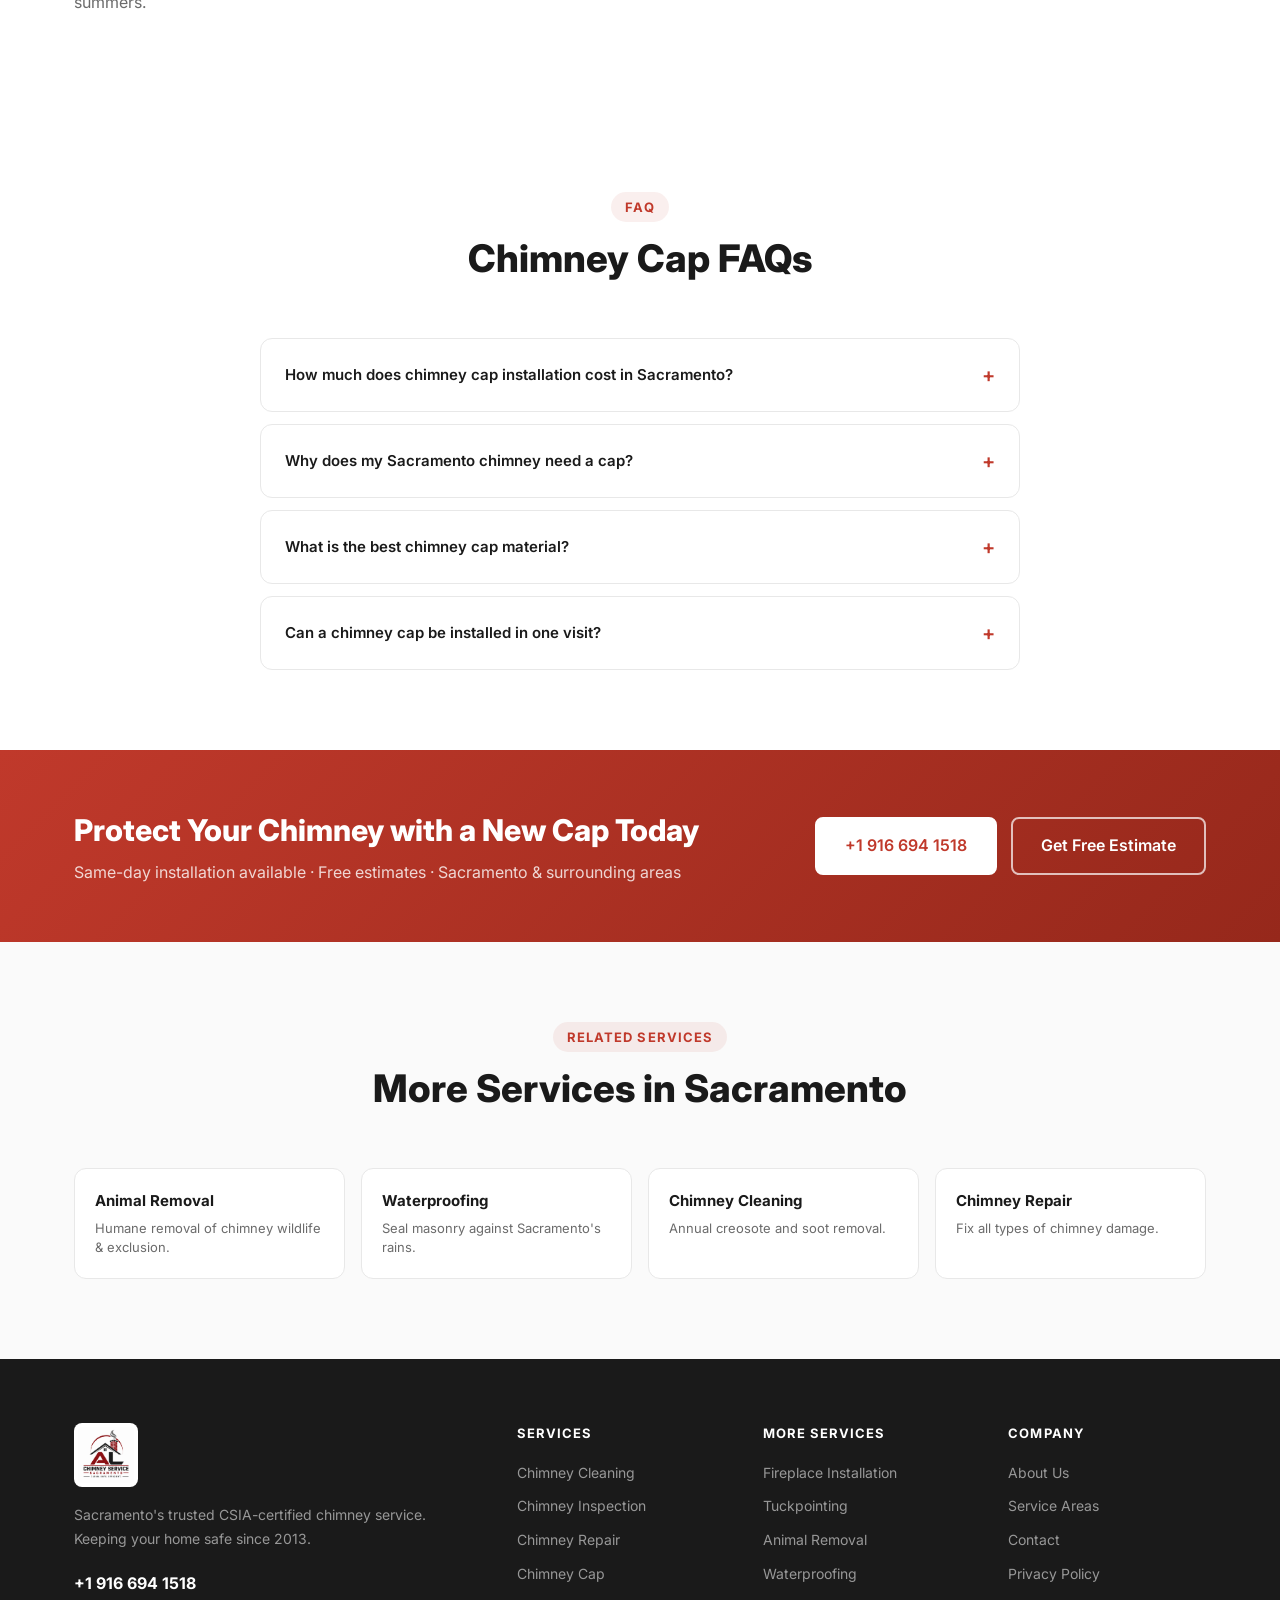
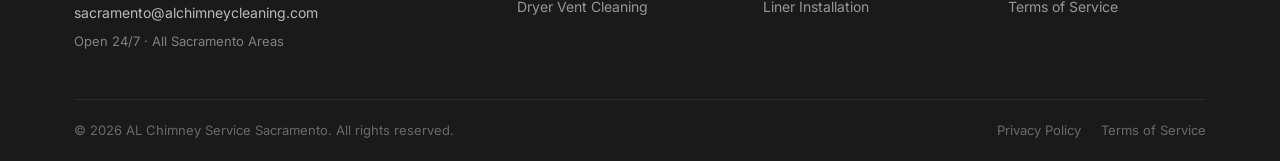
<file: services/chimney-cap-installation.html>
<!DOCTYPE html>
<html lang="en">
<head>
  <meta charset="UTF-8" />
  <meta name="viewport" content="width=device-width, initial-scale=1.0" />
  <title>Chimney Cap Installation Sacramento, CA | Stainless Steel Caps | AL Chimney</title>
  <meta name="description" content="Professional chimney cap installation in Sacramento, CA. Stainless steel & galvanized caps keep out rain, animals & debris. Protect your Sacramento chimney. Call +1 916 694 1518." />
  <meta name="keywords" content="chimney cap installation Sacramento, chimney cap Sacramento, chimney cover Sacramento, chimney cap replacement Sacramento CA" />
  <meta name="robots" content="index, follow" />
  <meta name="author" content="AL Chimney Service Sacramento" />
  <link rel="canonical" href="https://sacramento-chimney.vercel.app/services/chimney-cap-installation" />
  <meta property="og:type" content="website" />
  <meta property="og:title" content="Chimney Cap Installation Sacramento | AL Chimney Service" />
  <meta property="og:description" content="Install stainless steel chimney caps in Sacramento. Keep out rain, birds, squirrels & debris. CSIA-certified installation. Free estimates." />
  <meta property="og:url" content="https://sacramento-chimney.vercel.app/services/chimney-cap-installation" />
  <meta name="geo.region" content="US-CA" />
  <meta name="geo.placename" content="Sacramento, California" />
  <meta name="geo.position" content="38.5816;-121.4944" />
  <meta name="ICBM" content="38.5816, -121.4944" />
  <script type="application/ld+json">{"@context":"https://schema.org","@type":"Service","serviceType":"Chimney Cap Installation","name":"Chimney Cap Installation Sacramento","description":"Professional chimney cap installation in Sacramento, CA. Stainless steel and galvanized caps prevent rain, animal, and debris intrusion into chimney flues.","provider":{"@type":"LocalBusiness","name":"AL Chimney Service Sacramento","telephone":"+19166941518","url":"https://sacramento-chimney.vercel.app/","address":{"@type":"PostalAddress","addressLocality":"Sacramento","addressRegion":"CA","addressCountry":"US"}},"areaServed":{"@type":"City","name":"Sacramento"},"offers":{"@type":"Offer","priceRange":"$100-$400","priceCurrency":"USD"}}</script>
  <script type="application/ld+json">{"@context":"https://schema.org","@type":"BreadcrumbList","itemListElement":[{"@type":"ListItem","position":1,"name":"Home","item":"https://sacramento-chimney.vercel.app/"},{"@type":"ListItem","position":2,"name":"Services","item":"https://sacramento-chimney.vercel.app/#services"},{"@type":"ListItem","position":3,"name":"Chimney Cap Installation","item":"https://sacramento-chimney.vercel.app/services/chimney-cap-installation"}]}</script>
  <script type="application/ld+json">{"@context":"https://schema.org","@type":"FAQPage","mainEntity":[{"@type":"Question","name":"How much does chimney cap installation cost in Sacramento?","acceptedAnswer":{"@type":"Answer","text":"Chimney cap installation in Sacramento typically costs $100–$400 depending on the cap material (galvanized vs. stainless steel), chimney size, and number of flues. Multi-flue caps cost more. AL Chimney Service provides free estimates."}},{"@type":"Question","name":"Why do I need a chimney cap in Sacramento?","acceptedAnswer":{"@type":"Answer","text":"A chimney cap is essential in Sacramento because: (1) Sacramento's rainy season sends water directly into uncapped chimneys, causing liner damage and rust; (2) birds, squirrels, and raccoons commonly nest in Sacramento chimneys without caps; (3) caps prevent burning embers from escaping the chimney onto your roof."}},{"@type":"Question","name":"What is the best type of chimney cap for Sacramento?","acceptedAnswer":{"@type":"Answer","text":"Stainless steel chimney caps are the best choice for Sacramento homes. They resist rust from Sacramento's winter rains, have a longer lifespan (20+ years) than galvanized caps (5–10 years), and include a spark arrestor mesh required by California fire codes in many areas."}},{"@type":"Question","name":"How long does chimney cap installation take?","acceptedAnswer":{"@type":"Answer","text":"Most chimney cap installations in Sacramento take 30–60 minutes. Multi-flue caps or custom-sized caps may take slightly longer. Our technicians carry common cap sizes on their trucks for same-day installation."}}]}</script>
    <link rel="icon" href="../favicon.ico" />
  <link rel="apple-touch-icon" href="../apple-touch-icon.png" />
<link rel="stylesheet" href="../styles.css" />
  <link rel="preconnect" href="https://fonts.googleapis.com" />
  <link href="https://fonts.googleapis.com/css2?family=Inter:wght@400;500;600;700;800&display=swap" rel="stylesheet" />
</head>
<body>

  <header class="header" id="header">
    <div class="container header-inner">
      <a href="/" class="logo"><img src="../logo.png" alt="AL Chimney Service Sacramento" class="logo-img" /></a>
      <nav class="nav" id="nav">
        <ul class="nav-list">
          <li class="nav-item has-dropdown"><a href="/#services" class="nav-link">Services <span class="arrow">&#8964;</span></a>
            <ul class="dropdown">
              <li><a href="/services/chimney-cleaning">Chimney Cleaning</a></li><li><a href="/services/chimney-inspection">Chimney Inspection</a></li><li><a href="/services/chimney-repair">Chimney Repair</a></li><li><a href="/services/chimney-cap-installation">Chimney Cap Installation</a></li><li><a href="/services/chimney-liner-installation">Chimney Liner Installation</a></li><li><a href="/services/fireplace-installation">Fireplace Installation</a></li><li><a href="/services/dryer-vent-cleaning">Dryer Vent Cleaning</a></li><li><a href="/services/tuckpointing-masonry">Tuckpointing & Masonry</a></li><li><a href="/services/animal-removal">Animal Removal</a></li><li><a href="/services/chimney-waterproofing">Waterproofing</a></li>
            </ul>
          </li>
          <li class="nav-item"><a href="/#about" class="nav-link">About</a></li>
          <li class="nav-item"><a href="/#areas" class="nav-link">Service Areas</a></li>
          <li class="nav-item"><a href="/#faq" class="nav-link">FAQ</a></li>
          <li class="nav-item"><a href="/#contact" class="nav-link">Contact</a></li>
        </ul>
      </nav>
      <a href="tel:+19166941518" class="btn btn-primary header-cta"><svg width="16" height="16" viewBox="0 0 24 24" fill="none" stroke="currentColor" stroke-width="2"><path d="M22 16.92v3a2 2 0 0 1-2.18 2 19.79 19.79 0 0 1-8.63-3.07A19.5 19.5 0 0 1 4.69 13a19.79 19.79 0 0 1-3.07-8.67A2 2 0 0 1 3.6 2h3a2 2 0 0 1 2 1.72c.127.96.361 1.903.7 2.81a2 2 0 0 1-.45 2.11L8.09 9.91a16 16 0 0 0 6 6l1.27-1.27a2 2 0 0 1 2.11-.45c.907.339 1.85.573 2.81.7A2 2 0 0 1 22 16.92z"></path></svg>+1 916 694 1518</a>
      <button class="menu-toggle" id="menuToggle" aria-label="Toggle menu"><span></span><span></span><span></span></button>
    </div>
  </header>

  <nav class="breadcrumb-nav" aria-label="breadcrumb"><div class="container"><ol class="breadcrumb"><li><a href="/">Home</a></li><li><span class="breadcrumb-sep">›</span></li><li><a href="/#services">Services</a></li><li><span class="breadcrumb-sep">›</span></li><li>Chimney Cap Installation</li></ol></div></nav>

  <section class="service-hero">
    <div class="container service-hero-content">
      <div class="service-hero-badge">Protect Your Sacramento Chimney</div>
      <h1>Chimney Cap Installation<br/>in Sacramento, CA</h1>
      <p class="service-hero-subtitle">Stainless steel and multi-flue chimney caps that keep out Sacramento's winter rains, nesting animals, and roof debris. CSIA-certified installation. Same-day service available.</p>
      <div class="service-hero-actions">
        <a href="tel:+19166941518" class="btn btn-primary btn-lg"><svg width="18" height="18" viewBox="0 0 24 24" fill="none" stroke="currentColor" stroke-width="2"><path d="M22 16.92v3a2 2 0 0 1-2.18 2 19.79 19.79 0 0 1-8.63-3.07A19.5 19.5 0 0 1 4.69 13a19.79 19.79 0 0 1-3.07-8.67A2 2 0 0 1 3.6 2h3a2 2 0 0 1 2 1.72c.127.96.361 1.903.7 2.81a2 2 0 0 1-.45 2.11L8.09 9.91a16 16 0 0 0 6 6l1.27-1.27a2 2 0 0 1 2.11-.45c.907.339 1.85.573 2.81.7A2 2 0 0 1 22 16.92z"></path></svg>Call: +1 916 694 1518</a>
        <a href="/#contact" class="btn btn-outline btn-lg">Get Free Estimate</a>
      </div>
      <div class="service-hero-trust">
        <div class="trust-item"><svg width="18" height="18" viewBox="0 0 24 24" fill="none" stroke="currentColor" stroke-width="2"><path d="M12 22s8-4 8-10V5l-8-3-8 3v7c0 6 8 10 8 10z"/></svg><span>Stainless Steel Caps</span></div>
        <div class="trust-item"><svg width="18" height="18" viewBox="0 0 24 24" fill="none" stroke="currentColor" stroke-width="2"><circle cx="12" cy="12" r="10"/><polyline points="12 6 12 12 16 14"/></svg><span>Same-Day Install</span></div>
        <div class="trust-item"><svg width="18" height="18" viewBox="0 0 24 24" fill="none" stroke="currentColor" stroke-width="2"><polyline points="20 6 9 17 4 12"/></svg><span>$100–$400</span></div>
      </div>
    </div>
  </section>

  <section class="section content-section">
    <div class="container">
      <div class="content-grid">
        <div class="content-body">
          <span class="section-tag">About Chimney Caps</span>
          <h2 class="section-title" style="text-align:left;">Why Every Sacramento Chimney Needs a Cap</h2>
          <p>A chimney cap is a metal cover that fits over the top of your chimney flue opening. It is one of the most cost-effective chimney accessories you can install — and one of the most important for Sacramento homes specifically.</p>
          <p>Sacramento receives an average of 18–20 inches of rainfall annually, concentrated between November and April. Without a cap, every rainstorm sends water directly down your flue, causing rust, masonry damage, and flue liner deterioration. Over years, this water intrusion can cost thousands in repairs that a $100–$400 cap prevents entirely.</p>
          <h3>Animal Prevention in Sacramento</h3>
          <p>Sacramento's wildlife — including chimney swifts, European starlings, squirrels, and raccoons — commonly nest inside uncapped chimneys. In addition to blockages, animal droppings are acidic and accelerate masonry deterioration. Chimney caps with 5/8" mesh prevent all common Sacramento animals from entering.</p>
          <h3>Spark Arrestor — California Fire Code</h3>
          <p>California fire codes require spark-arrestor screens in high fire risk zones. A properly installed chimney cap with stainless steel mesh catches burning embers before they can land on your roof or landscaping — a critical fire safety feature for Sacramento's dry summers.</p>
        </div>
        <div>
          <div class="pricing-box">
            <h3>Chimney Cap Cost in Sacramento</h3>
            <div class="pricing-range">$100 – $400</div>
            <p>Price varies by:</p>
            <ul style="list-style:disc;padding-left:20px;color:#6B6B6B;font-size:14px;line-height:1.7;">
              <li>Cap material (galvanized vs. stainless steel)</li>
              <li>Chimney size and flue dimensions</li>
              <li>Single vs. multi-flue design</li>
              <li>Custom sizing requirements</li>
            </ul>
            <p class="pricing-note" style="margin-top:12px;">Stainless steel caps recommended — 20+ year lifespan vs. 5–10 for galvanized. Labor included.</p>
            <a href="tel:+19166941518" class="btn btn-primary" style="margin-top:16px;width:100%;justify-content:center;">Call for Same-Day Install</a>
          </div>
        </div>
      </div>
    </div>
  </section>

  <section class="section faq">
    <div class="container">
      <div class="section-header"><span class="section-tag">FAQ</span><h2 class="section-title">Chimney Cap FAQs</h2></div>
      <div class="faq-list">
        <details class="faq-item"><summary class="faq-question">How much does chimney cap installation cost in Sacramento?<span class="faq-icon">+</span></summary><div class="faq-answer"><p>Chimney cap installation in Sacramento costs $100–$400 including parts and labor. Standard single-flue galvanized caps start around $100. Premium stainless steel caps for larger or multi-flue chimneys run $200–$400. We stock common sizes for same-day installation.</p></div></details>
        <details class="faq-item"><summary class="faq-question">Why does my Sacramento chimney need a cap?<span class="faq-icon">+</span></summary><div class="faq-answer"><p>Sacramento's rainy winters make chimney caps essential. Without a cap, rain enters the flue and damages the liner, rusts the damper, and causes masonry deterioration. Caps also prevent animals from nesting and satisfy California fire code requirements for spark arrestors.</p></div></details>
        <details class="faq-item"><summary class="faq-question">What is the best chimney cap material?<span class="faq-icon">+</span></summary><div class="faq-answer"><p>Stainless steel is the best chimney cap material for Sacramento homes. It resists rust from winter rains, lasts 20+ years, and maintains its shape under heat. Galvanized steel caps are cheaper but rust within 5–10 years in Sacramento's climate. We always recommend stainless steel for lasting protection.</p></div></details>
        <details class="faq-item"><summary class="faq-question">Can a chimney cap be installed in one visit?<span class="faq-icon">+</span></summary><div class="faq-answer"><p>Yes. Most chimney cap installations take 30–60 minutes. We carry standard-size caps on our service vehicles for same-day installation throughout Sacramento, Elk Grove, Roseville, Folsom, and surrounding areas.</p></div></details>
      </div>
    </div>
  </section>

  <section class="cta-banner"><div class="container cta-inner"><div class="cta-text"><h2>Protect Your Chimney with a New Cap Today</h2><p>Same-day installation available · Free estimates · Sacramento & surrounding areas</p></div><div class="cta-actions"><a href="tel:+19166941518" class="btn btn-white btn-lg">+1 916 694 1518</a><a href="/#contact" class="btn btn-outline-white btn-lg">Get Free Estimate</a></div></div></section>

  <section class="section related-services"><div class="container"><div class="section-header"><span class="section-tag">Related Services</span><h2 class="section-title">More Services in Sacramento</h2></div><div class="related-grid"><a href="/services/animal-removal" class="related-card"><h4>Animal Removal</h4><p>Humane removal of chimney wildlife & exclusion.</p></a><a href="/services/chimney-waterproofing" class="related-card"><h4>Waterproofing</h4><p>Seal masonry against Sacramento's rains.</p></a><a href="/services/chimney-cleaning" class="related-card"><h4>Chimney Cleaning</h4><p>Annual creosote and soot removal.</p></a><a href="/services/chimney-repair" class="related-card"><h4>Chimney Repair</h4><p>Fix all types of chimney damage.</p></a></div></div></section>

  <footer class="footer"><div class="container"><div class="footer-grid"><div class="footer-brand"><a href="/" class="logo"><img src="../logo.png" alt="AL Chimney Service Sacramento" class="logo-img" /></a><p>Sacramento's trusted CSIA-certified chimney service. Keeping your home safe since 2013.</p><div class="footer-contact"><a href="tel:+19166941518"><strong>+1 916 694 1518</strong></a><a href="mailto:sacramento@alchimneycleaning.com">sacramento@alchimneycleaning.com</a><span>Open 24/7 · All Sacramento Areas</span></div></div><div class="footer-links"><h4>Services</h4><ul><li><a href="/services/chimney-cleaning">Chimney Cleaning</a></li><li><a href="/services/chimney-inspection">Chimney Inspection</a></li><li><a href="/services/chimney-repair">Chimney Repair</a></li><li><a href="/services/chimney-cap-installation">Chimney Cap</a></li><li><a href="/services/dryer-vent-cleaning">Dryer Vent Cleaning</a></li></ul></div><div class="footer-links"><h4>More Services</h4><ul><li><a href="/services/fireplace-installation">Fireplace Installation</a></li><li><a href="/services/tuckpointing-masonry">Tuckpointing</a></li><li><a href="/services/animal-removal">Animal Removal</a></li><li><a href="/services/chimney-waterproofing">Waterproofing</a></li><li><a href="/services/chimney-liner-installation">Liner Installation</a></li></ul></div><div class="footer-links"><h4>Company</h4><ul><li><a href="/#about">About Us</a></li><li><a href="/#areas">Service Areas</a></li><li><a href="/#contact">Contact</a></li><li><a href="/privacy-policy">Privacy Policy</a></li><li><a href="/terms-of-service">Terms of Service</a></li></ul></div></div><div class="footer-bottom"><p>&copy; 2026 AL Chimney Service Sacramento. All rights reserved.</p><div class="footer-legal"><a href="/privacy-policy">Privacy Policy</a><a href="/terms-of-service">Terms of Service</a></div></div></div></footer>
  <script src="../script.js"></script>
</body>
</html>
</file>
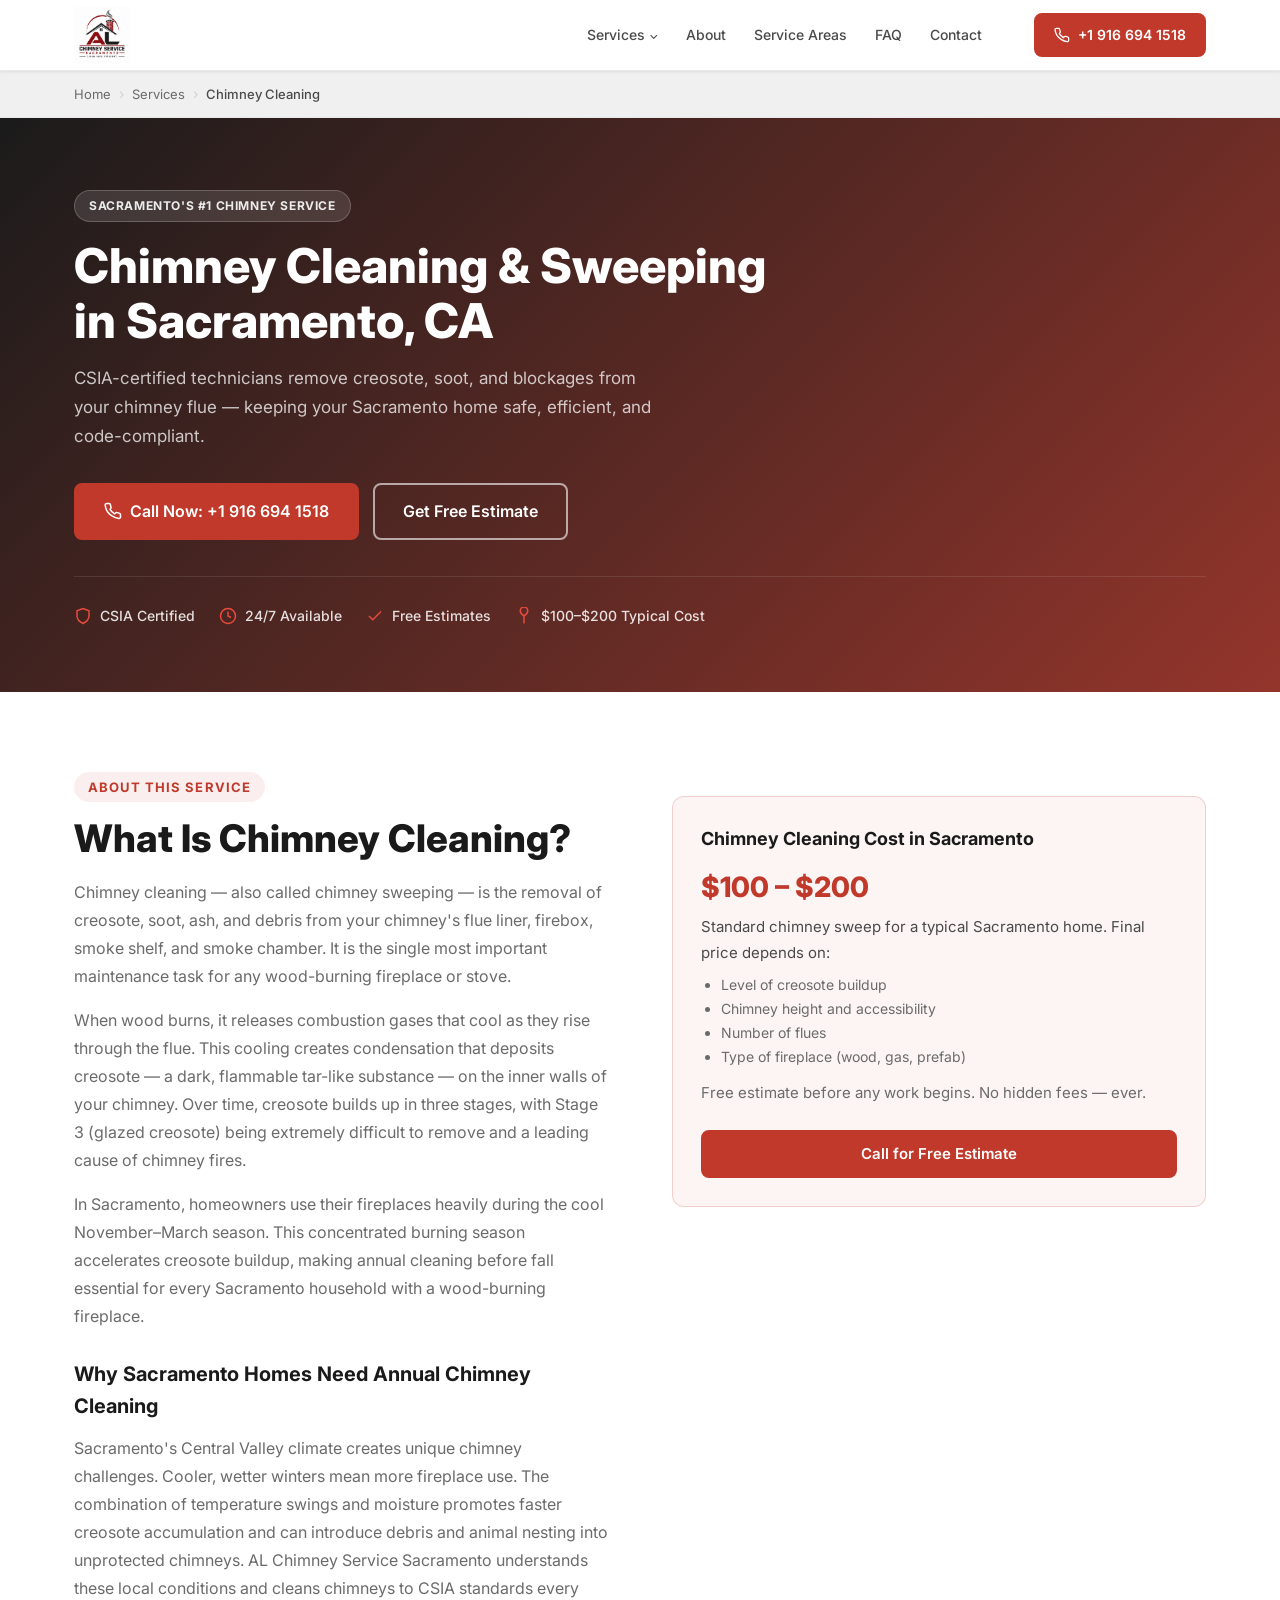
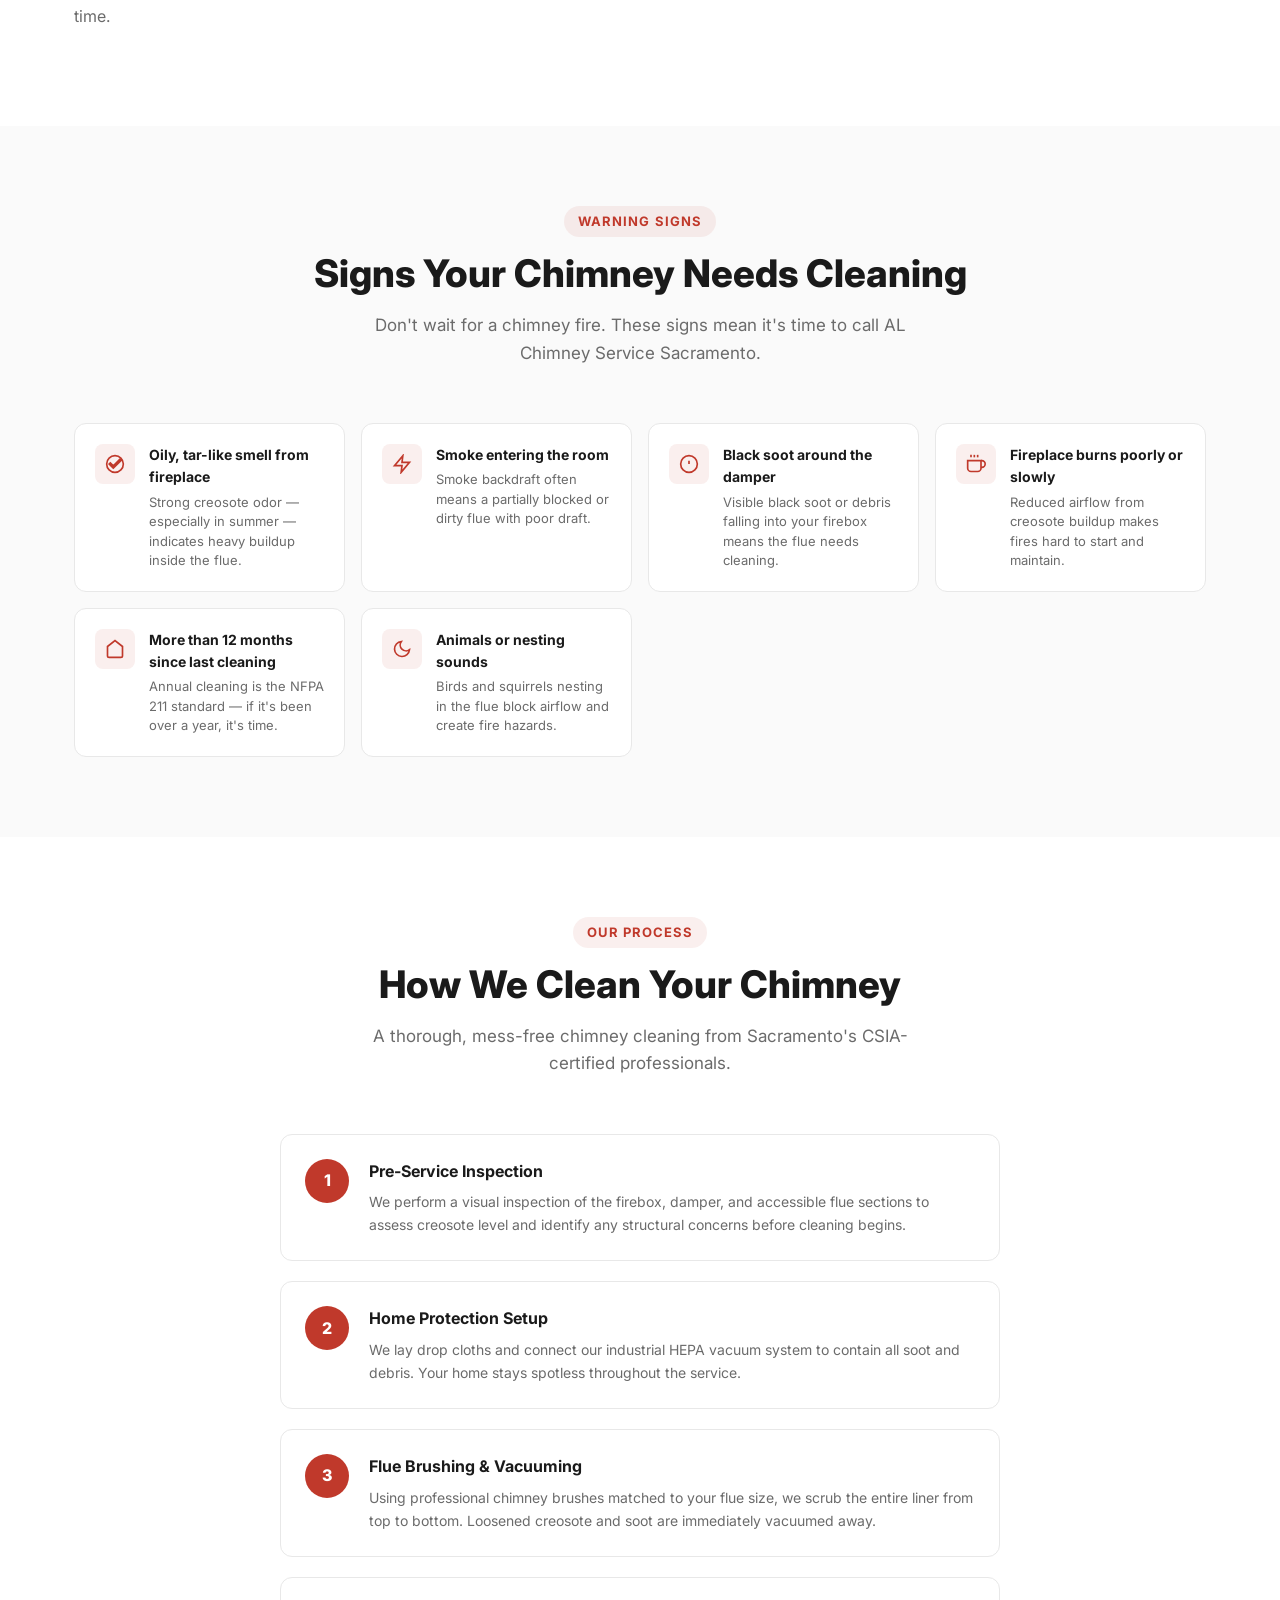
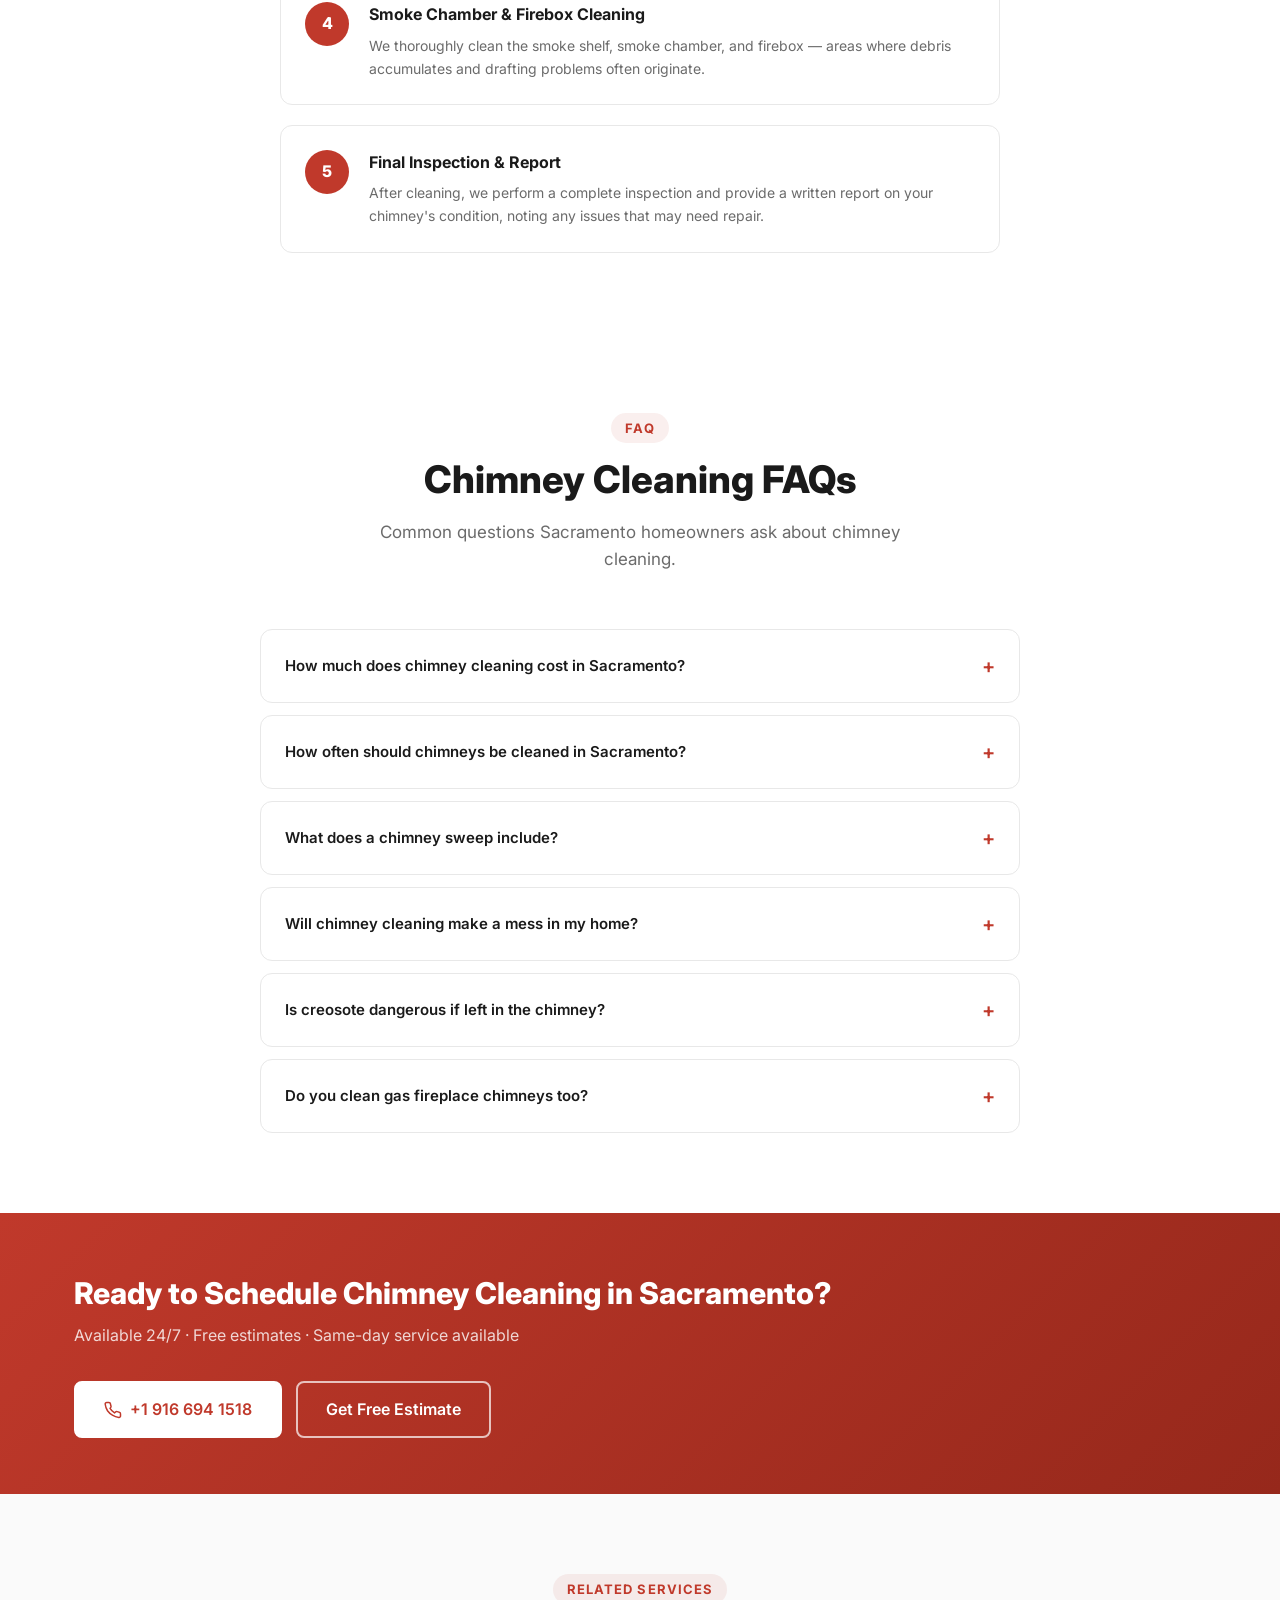
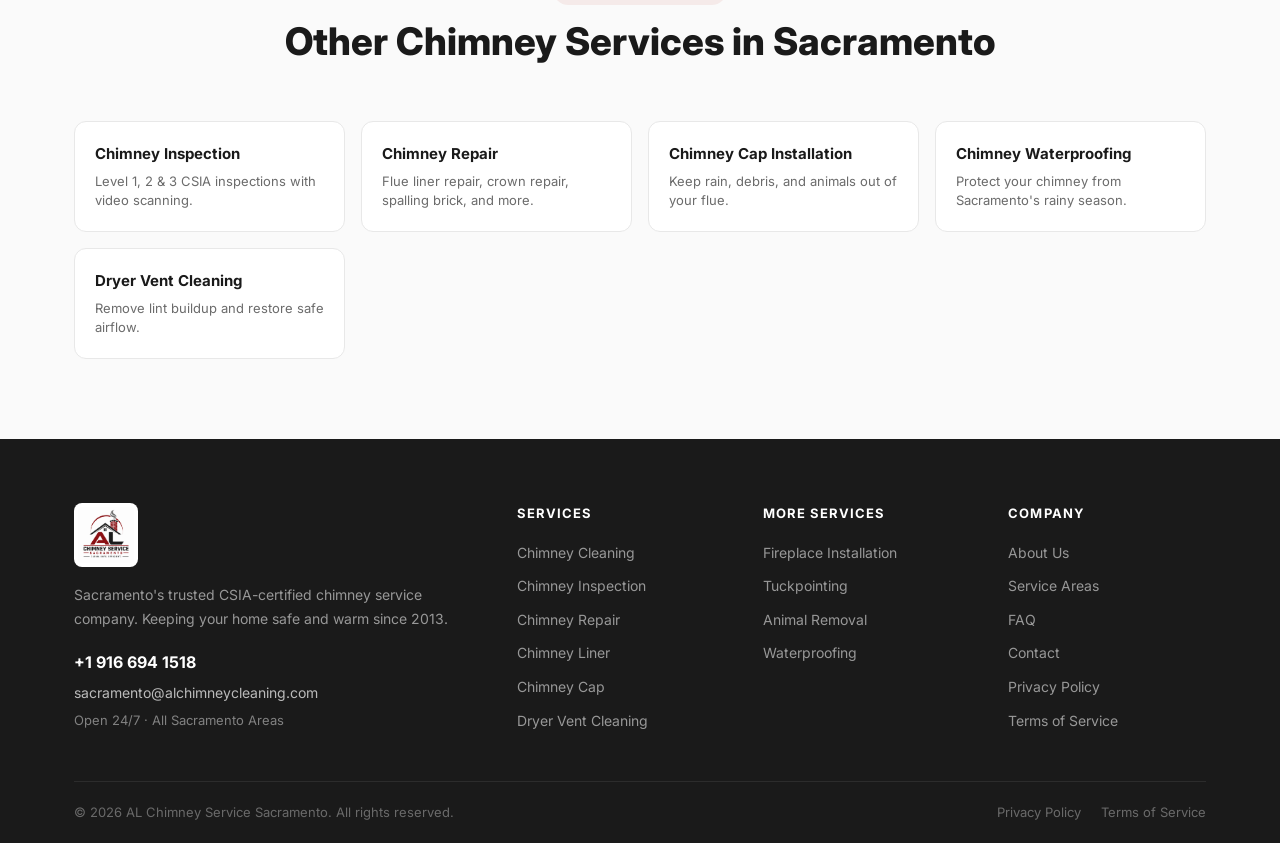
<file: services/chimney-cleaning.html>
<!DOCTYPE html>
<html lang="en">
<head>
  <meta charset="UTF-8" />
  <meta name="viewport" content="width=device-width, initial-scale=1.0" />
  <title>Chimney Cleaning Sacramento, CA | AL Chimney Service | CSIA Certified</title>
  <meta name="description" content="Professional chimney cleaning & sweeping in Sacramento, CA. CSIA-certified technicians remove creosote, soot & blockages. Same-day service available. Call +1 916 694 1518 for a free estimate." />
  <meta name="keywords" content="chimney cleaning Sacramento, chimney sweeping Sacramento, chimney sweep Sacramento CA, creosote removal Sacramento, chimney cleaning cost Sacramento" />
  <meta name="robots" content="index, follow" />
  <meta name="author" content="AL Chimney Service Sacramento" />
  <link rel="canonical" href="https://sacramento-chimney.vercel.app/services/chimney-cleaning" />
  <meta property="og:type" content="website" />
  <meta property="og:title" content="Chimney Cleaning Sacramento | AL Chimney Service" />
  <meta property="og:description" content="CSIA-certified chimney cleaning & sweeping in Sacramento. Removes creosote, soot & hazards. 24/7 service. Free estimates." />
  <meta property="og:url" content="https://sacramento-chimney.vercel.app/services/chimney-cleaning" />
  <meta name="geo.region" content="US-CA" />
  <meta name="geo.placename" content="Sacramento, California" />
  <meta name="geo.position" content="38.5816;-121.4944" />
  <meta name="ICBM" content="38.5816, -121.4944" />
  <script type="application/ld+json">
  {
    "@context": "https://schema.org",
    "@type": "Service",
    "serviceType": "Chimney Cleaning",
    "name": "Chimney Cleaning & Sweeping Sacramento",
    "description": "Professional chimney cleaning and sweeping service in Sacramento, CA. CSIA-certified technicians remove creosote, soot, and blockages to reduce fire risk and improve draft efficiency.",
    "provider": {
      "@type": "LocalBusiness",
      "name": "AL Chimney Service Sacramento",
      "telephone": "+19166941518",
      "email": "sacramento@alchimneycleaning.com",
      "url": "https://sacramento-chimney.vercel.app/",
      "address": {"@type": "PostalAddress", "addressLocality": "Sacramento", "addressRegion": "CA", "addressCountry": "US"}
    },
    "areaServed": {"@type": "City", "name": "Sacramento"},
    "offers": {"@type": "Offer", "priceRange": "$100-$200", "priceCurrency": "USD"}
  }
  </script>
  <script type="application/ld+json">
  {
    "@context": "https://schema.org",
    "@type": "BreadcrumbList",
    "itemListElement": [
      {"@type": "ListItem", "position": 1, "name": "Home", "item": "https://sacramento-chimney.vercel.app/"},
      {"@type": "ListItem", "position": 2, "name": "Services", "item": "https://sacramento-chimney.vercel.app/#services"},
      {"@type": "ListItem", "position": 3, "name": "Chimney Cleaning", "item": "https://sacramento-chimney.vercel.app/services/chimney-cleaning"}
    ]
  }
  </script>
  <script type="application/ld+json">
  {
    "@context": "https://schema.org",
    "@type": "FAQPage",
    "mainEntity": [
      {
        "@type": "Question",
        "name": "How much does chimney cleaning cost in Sacramento?",
        "acceptedAnswer": {"@type": "Answer", "text": "Chimney cleaning in Sacramento typically costs $100–$200 for a standard sweep. Prices depend on creosote buildup level, chimney height, and accessibility. AL Chimney Service provides free estimates with no hidden fees."}
      },
      {
        "@type": "Question",
        "name": "How often should I have my chimney cleaned in Sacramento?",
        "acceptedAnswer": {"@type": "Answer", "text": "The NFPA 211 recommends annual chimney cleaning. Sacramento homeowners who burn wood regularly should schedule cleaning every fall before the November–March fireplace season begins."}
      },
      {
        "@type": "Question",
        "name": "What does a chimney cleaning include?",
        "acceptedAnswer": {"@type": "Answer", "text": "A professional chimney cleaning includes removing creosote and soot from the flue liner, firebox, smoke shelf, and smoke chamber. It also includes a basic visual inspection for cracks, blockages, and damage."}
      },
      {
        "@type": "Question",
        "name": "Is chimney cleaning messy?",
        "acceptedAnswer": {"@type": "Answer", "text": "AL Chimney Service uses industrial vacuum equipment and drop cloths to contain all soot and debris. Your home stays clean throughout the process."}
      },
      {
        "@type": "Question",
        "name": "What is creosote and why is it dangerous?",
        "acceptedAnswer": {"@type": "Answer", "text": "Creosote is a flammable byproduct of burning wood that builds up inside chimney flues. Stage 3 creosote is highly combustible and the leading cause of chimney fires. Regular cleaning removes creosote before it becomes dangerous."}
      }
    ]
  }
  </script>
  <link rel="icon" href="../favicon.ico" />
  <link rel="apple-touch-icon" href="../apple-touch-icon.png" />
  <link rel="stylesheet" href="../styles.css" />
  <link rel="preconnect" href="https://fonts.googleapis.com" />
  <link href="https://fonts.googleapis.com/css2?family=Inter:wght@400;500;600;700;800&display=swap" rel="stylesheet" />
</head>
<body>

  <header class="header" id="header">
    <div class="container header-inner">
      <a href="/" class="logo">
        <img src="../logo.png" alt="AL Chimney Service Sacramento" class="logo-img" />
      </a>
      <nav class="nav" id="nav">
        <ul class="nav-list">
          <li class="nav-item has-dropdown">
            <a href="/#services" class="nav-link">Services <span class="arrow">&#8964;</span></a>
            <ul class="dropdown">
              <li><a href="/services/chimney-cleaning">Chimney Cleaning</a></li>
              <li><a href="/services/chimney-inspection">Chimney Inspection</a></li>
              <li><a href="/services/chimney-repair">Chimney Repair</a></li>
              <li><a href="/services/chimney-cap-installation">Chimney Cap Installation</a></li>
              <li><a href="/services/chimney-liner-installation">Chimney Liner Installation</a></li>
              <li><a href="/services/fireplace-installation">Fireplace Installation</a></li>
              <li><a href="/services/dryer-vent-cleaning">Dryer Vent Cleaning</a></li>
              <li><a href="/services/tuckpointing-masonry">Tuckpointing & Masonry</a></li>
              <li><a href="/services/animal-removal">Animal Removal</a></li>
              <li><a href="/services/chimney-waterproofing">Waterproofing</a></li>
            </ul>
          </li>
          <li class="nav-item"><a href="/#about" class="nav-link">About</a></li>
          <li class="nav-item"><a href="/#areas" class="nav-link">Service Areas</a></li>
          <li class="nav-item"><a href="/#faq" class="nav-link">FAQ</a></li>
          <li class="nav-item"><a href="/#contact" class="nav-link">Contact</a></li>
        </ul>
      </nav>
      <a href="tel:+19166941518" class="btn btn-primary header-cta">
        <svg width="16" height="16" viewBox="0 0 24 24" fill="none" stroke="currentColor" stroke-width="2"><path d="M22 16.92v3a2 2 0 0 1-2.18 2 19.79 19.79 0 0 1-8.63-3.07A19.5 19.5 0 0 1 4.69 13a19.79 19.79 0 0 1-3.07-8.67A2 2 0 0 1 3.6 2h3a2 2 0 0 1 2 1.72c.127.96.361 1.903.7 2.81a2 2 0 0 1-.45 2.11L8.09 9.91a16 16 0 0 0 6 6l1.27-1.27a2 2 0 0 1 2.11-.45c.907.339 1.85.573 2.81.7A2 2 0 0 1 22 16.92z"></path></svg>
        +1 916 694 1518
      </a>
      <button class="menu-toggle" id="menuToggle" aria-label="Toggle menu"><span></span><span></span><span></span></button>
    </div>
  </header>

  <nav class="breadcrumb-nav" aria-label="breadcrumb">
    <div class="container">
      <ol class="breadcrumb">
        <li><a href="/">Home</a></li>
        <li><span class="breadcrumb-sep">›</span></li>
        <li><a href="/#services">Services</a></li>
        <li><span class="breadcrumb-sep">›</span></li>
        <li>Chimney Cleaning</li>
      </ol>
    </div>
  </nav>

  <section class="service-hero">
    <div class="container service-hero-content">
      <div class="service-hero-badge">Sacramento's #1 Chimney Service</div>
      <h1>Chimney Cleaning & Sweeping<br/>in Sacramento, CA</h1>
      <p class="service-hero-subtitle">CSIA-certified technicians remove creosote, soot, and blockages from your chimney flue — keeping your Sacramento home safe, efficient, and code-compliant.</p>
      <div class="service-hero-actions">
        <a href="tel:+19166941518" class="btn btn-primary btn-lg">
          <svg width="18" height="18" viewBox="0 0 24 24" fill="none" stroke="currentColor" stroke-width="2"><path d="M22 16.92v3a2 2 0 0 1-2.18 2 19.79 19.79 0 0 1-8.63-3.07A19.5 19.5 0 0 1 4.69 13a19.79 19.79 0 0 1-3.07-8.67A2 2 0 0 1 3.6 2h3a2 2 0 0 1 2 1.72c.127.96.361 1.903.7 2.81a2 2 0 0 1-.45 2.11L8.09 9.91a16 16 0 0 0 6 6l1.27-1.27a2 2 0 0 1 2.11-.45c.907.339 1.85.573 2.81.7A2 2 0 0 1 22 16.92z"></path></svg>
          Call Now: +1 916 694 1518
        </a>
        <a href="/#contact" class="btn btn-outline btn-lg">Get Free Estimate</a>
      </div>
      <div class="service-hero-trust">
        <div class="trust-item"><svg width="18" height="18" viewBox="0 0 24 24" fill="none" stroke="currentColor" stroke-width="2"><path d="M12 22s8-4 8-10V5l-8-3-8 3v7c0 6 8 10 8 10z"/></svg><span>CSIA Certified</span></div>
        <div class="trust-item"><svg width="18" height="18" viewBox="0 0 24 24" fill="none" stroke="currentColor" stroke-width="2"><circle cx="12" cy="12" r="10"/><polyline points="12 6 12 12 16 14"/></svg><span>24/7 Available</span></div>
        <div class="trust-item"><svg width="18" height="18" viewBox="0 0 24 24" fill="none" stroke="currentColor" stroke-width="2"><polyline points="20 6 9 17 4 12"/></svg><span>Free Estimates</span></div>
        <div class="trust-item"><svg width="18" height="18" viewBox="0 0 24 24" fill="none" stroke="currentColor" stroke-width="2"><path d="M12 22V12M12 12C12 12 7 9 7 5a5 5 0 0 1 10 0c0 4-5 7-5 7z"/></svg><span>$100–$200 Typical Cost</span></div>
      </div>
    </div>
  </section>

  <section class="section content-section">
    <div class="container">
      <div class="content-grid">
        <div class="content-body">
          <span class="section-tag">About This Service</span>
          <h2 class="section-title" style="text-align:left;">What Is Chimney Cleaning?</h2>
          <p>Chimney cleaning — also called chimney sweeping — is the removal of creosote, soot, ash, and debris from your chimney's flue liner, firebox, smoke shelf, and smoke chamber. It is the single most important maintenance task for any wood-burning fireplace or stove.</p>
          <p>When wood burns, it releases combustion gases that cool as they rise through the flue. This cooling creates condensation that deposits creosote — a dark, flammable tar-like substance — on the inner walls of your chimney. Over time, creosote builds up in three stages, with Stage 3 (glazed creosote) being extremely difficult to remove and a leading cause of chimney fires.</p>
          <p>In Sacramento, homeowners use their fireplaces heavily during the cool November–March season. This concentrated burning season accelerates creosote buildup, making annual cleaning before fall essential for every Sacramento household with a wood-burning fireplace.</p>
          <h3>Why Sacramento Homes Need Annual Chimney Cleaning</h3>
          <p>Sacramento's Central Valley climate creates unique chimney challenges. Cooler, wetter winters mean more fireplace use. The combination of temperature swings and moisture promotes faster creosote accumulation and can introduce debris and animal nesting into unprotected chimneys. AL Chimney Service Sacramento understands these local conditions and cleans chimneys to CSIA standards every time.</p>
        </div>
        <div>
          <div class="pricing-box">
            <h3>Chimney Cleaning Cost in Sacramento</h3>
            <div class="pricing-range">$100 – $200</div>
            <p>Standard chimney sweep for a typical Sacramento home. Final price depends on:</p>
            <ul style="list-style:disc;padding-left:20px;color:#6B6B6B;font-size:14px;line-height:1.7;">
              <li>Level of creosote buildup</li>
              <li>Chimney height and accessibility</li>
              <li>Number of flues</li>
              <li>Type of fireplace (wood, gas, prefab)</li>
            </ul>
            <p class="pricing-note" style="margin-top:12px;">Free estimate before any work begins. No hidden fees — ever.</p>
            <a href="tel:+19166941518" class="btn btn-primary" style="margin-top:16px;width:100%;justify-content:center;">Call for Free Estimate</a>
          </div>
        </div>
      </div>
    </div>
  </section>

  <section class="section content-section gray">
    <div class="container">
      <div class="section-header">
        <span class="section-tag">Warning Signs</span>
        <h2 class="section-title">Signs Your Chimney Needs Cleaning</h2>
        <p class="section-desc">Don't wait for a chimney fire. These signs mean it's time to call AL Chimney Service Sacramento.</p>
      </div>
      <div class="signs-grid">
        <div class="sign-item">
          <div class="sign-icon"><svg width="20" height="20" viewBox="0 0 24 24" fill="none" stroke="currentColor" stroke-width="2"><path d="M12 2C6.48 2 2 6.48 2 12s4.48 10 10 10 10-4.48 10-10S17.52 2 12 2zm-2 15l-5-5 1.41-1.41L10 14.17l7.59-7.59L19 8l-9 9z"/></svg></div>
          <div><h4>Oily, tar-like smell from fireplace</h4><p>Strong creosote odor — especially in summer — indicates heavy buildup inside the flue.</p></div>
        </div>
        <div class="sign-item">
          <div class="sign-icon"><svg width="20" height="20" viewBox="0 0 24 24" fill="none" stroke="currentColor" stroke-width="2"><path d="M13 2L3 14h9l-1 8 10-12h-9l1-8z"/></svg></div>
          <div><h4>Smoke entering the room</h4><p>Smoke backdraft often means a partially blocked or dirty flue with poor draft.</p></div>
        </div>
        <div class="sign-item">
          <div class="sign-icon"><svg width="20" height="20" viewBox="0 0 24 24" fill="none" stroke="currentColor" stroke-width="2"><circle cx="12" cy="12" r="10"/><line x1="12" y1="8" x2="12" y2="12"/><line x1="12" y1="16" x2="12.01" y2="16"/></svg></div>
          <div><h4>Black soot around the damper</h4><p>Visible black soot or debris falling into your firebox means the flue needs cleaning.</p></div>
        </div>
        <div class="sign-item">
          <div class="sign-icon"><svg width="20" height="20" viewBox="0 0 24 24" fill="none" stroke="currentColor" stroke-width="2"><path d="M18 8h1a4 4 0 0 1 0 8h-1"/><path d="M2 8h16v9a4 4 0 0 1-4 4H6a4 4 0 0 1-4-4V8z"/><line x1="6" y1="1" x2="6" y2="4"/><line x1="10" y1="1" x2="10" y2="4"/><line x1="14" y1="1" x2="14" y2="4"/></svg></div>
          <div><h4>Fireplace burns poorly or slowly</h4><p>Reduced airflow from creosote buildup makes fires hard to start and maintain.</p></div>
        </div>
        <div class="sign-item">
          <div class="sign-icon"><svg width="20" height="20" viewBox="0 0 24 24" fill="none" stroke="currentColor" stroke-width="2"><path d="M3 9l9-7 9 7v11a2 2 0 0 1-2 2H5a2 2 0 0 1-2-2z"/></svg></div>
          <div><h4>More than 12 months since last cleaning</h4><p>Annual cleaning is the NFPA 211 standard — if it's been over a year, it's time.</p></div>
        </div>
        <div class="sign-item">
          <div class="sign-icon"><svg width="20" height="20" viewBox="0 0 24 24" fill="none" stroke="currentColor" stroke-width="2"><path d="M21 12.79A9 9 0 1 1 11.21 3 7 7 0 0 0 21 12.79z"/></svg></div>
          <div><h4>Animals or nesting sounds</h4><p>Birds and squirrels nesting in the flue block airflow and create fire hazards.</p></div>
        </div>
      </div>
    </div>
  </section>

  <section class="section content-section">
    <div class="container">
      <div class="section-header">
        <span class="section-tag">Our Process</span>
        <h2 class="section-title">How We Clean Your Chimney</h2>
        <p class="section-desc">A thorough, mess-free chimney cleaning from Sacramento's CSIA-certified professionals.</p>
      </div>
      <div class="process-steps" style="max-width:720px;margin:0 auto;">
        <div class="process-step">
          <div class="step-number">1</div>
          <div class="step-content">
            <h4>Pre-Service Inspection</h4>
            <p>We perform a visual inspection of the firebox, damper, and accessible flue sections to assess creosote level and identify any structural concerns before cleaning begins.</p>
          </div>
        </div>
        <div class="process-step">
          <div class="step-number">2</div>
          <div class="step-content">
            <h4>Home Protection Setup</h4>
            <p>We lay drop cloths and connect our industrial HEPA vacuum system to contain all soot and debris. Your home stays spotless throughout the service.</p>
          </div>
        </div>
        <div class="process-step">
          <div class="step-number">3</div>
          <div class="step-content">
            <h4>Flue Brushing & Vacuuming</h4>
            <p>Using professional chimney brushes matched to your flue size, we scrub the entire liner from top to bottom. Loosened creosote and soot are immediately vacuumed away.</p>
          </div>
        </div>
        <div class="process-step">
          <div class="step-number">4</div>
          <div class="step-content">
            <h4>Smoke Chamber & Firebox Cleaning</h4>
            <p>We thoroughly clean the smoke shelf, smoke chamber, and firebox — areas where debris accumulates and drafting problems often originate.</p>
          </div>
        </div>
        <div class="process-step">
          <div class="step-number">5</div>
          <div class="step-content">
            <h4>Final Inspection & Report</h4>
            <p>After cleaning, we perform a complete inspection and provide a written report on your chimney's condition, noting any issues that may need repair.</p>
          </div>
        </div>
      </div>
    </div>
  </section>

  <section class="section faq" id="faq">
    <div class="container">
      <div class="section-header">
        <span class="section-tag">FAQ</span>
        <h2 class="section-title">Chimney Cleaning FAQs</h2>
        <p class="section-desc">Common questions Sacramento homeowners ask about chimney cleaning.</p>
      </div>
      <div class="faq-list">
        <details class="faq-item">
          <summary class="faq-question">How much does chimney cleaning cost in Sacramento?<span class="faq-icon">+</span></summary>
          <div class="faq-answer"><p>Standard chimney cleaning in Sacramento costs $100–$200. Factors that affect price include the degree of creosote buildup (light, moderate, or heavy), chimney height, number of flues, and access difficulty. We always provide a free estimate before any work begins.</p></div>
        </details>
        <details class="faq-item">
          <summary class="faq-question">How often should chimneys be cleaned in Sacramento?<span class="faq-icon">+</span></summary>
          <div class="faq-answer"><p>The NFPA 211 standard requires annual chimney inspection and cleaning. In Sacramento, we recommend scheduling before October — before the fall/winter burning season begins. Heavy users who burn wood more than 3 nights per week should consider twice-yearly cleanings.</p></div>
        </details>
        <details class="faq-item">
          <summary class="faq-question">What does a chimney sweep include?<span class="faq-icon">+</span></summary>
          <div class="faq-answer"><p>A standard chimney sweep includes removal of creosote and soot from the entire flue liner, smoke chamber, and smoke shelf; cleaning of the firebox; and a visual inspection of accessible areas. We also provide a written condition report after every service.</p></div>
        </details>
        <details class="faq-item">
          <summary class="faq-question">Will chimney cleaning make a mess in my home?<span class="faq-icon">+</span></summary>
          <div class="faq-answer"><p>No. We use industrial HEPA vacuum equipment connected directly to your firebox opening and lay drop cloths to protect your floors and furniture. After cleaning, the work area is left as clean as we found it.</p></div>
        </details>
        <details class="faq-item">
          <summary class="faq-question">Is creosote dangerous if left in the chimney?<span class="faq-icon">+</span></summary>
          <div class="faq-answer"><p>Yes. Creosote is highly flammable. Stage 3 glazed creosote can ignite at temperatures chimney fires regularly reach (over 2,000°F), causing a dangerous chimney fire that can spread to your roof and home structure. The Chimney Safety Institute of America (CSIA) considers creosote a serious fire hazard that must be removed regularly.</p></div>
        </details>
        <details class="faq-item">
          <summary class="faq-question">Do you clean gas fireplace chimneys too?<span class="faq-icon">+</span></summary>
          <div class="faq-answer"><p>Yes. Gas fireplaces still produce moisture and combustion byproducts that can deposit in the venting system. We clean and inspect gas fireplace vents, check for blockages, and ensure proper draft — all important for both efficiency and carbon monoxide safety.</p></div>
        </details>
      </div>
    </div>
  </section>

  <section class="cta-banner">
    <div class="container cta-inner">
      <div class="cta-text">
        <h2>Ready to Schedule Chimney Cleaning in Sacramento?</h2>
        <p>Available 24/7 · Free estimates · Same-day service available</p>
      </div>
      <div class="cta-actions">
        <a href="tel:+19166941518" class="btn btn-white btn-lg">
          <svg width="18" height="18" viewBox="0 0 24 24" fill="none" stroke="currentColor" stroke-width="2"><path d="M22 16.92v3a2 2 0 0 1-2.18 2 19.79 19.79 0 0 1-8.63-3.07A19.5 19.5 0 0 1 4.69 13a19.79 19.79 0 0 1-3.07-8.67A2 2 0 0 1 3.6 2h3a2 2 0 0 1 2 1.72c.127.96.361 1.903.7 2.81a2 2 0 0 1-.45 2.11L8.09 9.91a16 16 0 0 0 6 6l1.27-1.27a2 2 0 0 1 2.11-.45c.907.339 1.85.573 2.81.7A2 2 0 0 1 22 16.92z"></path></svg>
          +1 916 694 1518
        </a>
        <a href="/#contact" class="btn btn-outline-white btn-lg">Get Free Estimate</a>
      </div>
    </div>
  </section>

  <section class="section related-services">
    <div class="container">
      <div class="section-header">
        <span class="section-tag">Related Services</span>
        <h2 class="section-title">Other Chimney Services in Sacramento</h2>
      </div>
      <div class="related-grid">
        <a href="/services/chimney-inspection" class="related-card"><h4>Chimney Inspection</h4><p>Level 1, 2 & 3 CSIA inspections with video scanning.</p></a>
        <a href="/services/chimney-repair" class="related-card"><h4>Chimney Repair</h4><p>Flue liner repair, crown repair, spalling brick, and more.</p></a>
        <a href="/services/chimney-cap-installation" class="related-card"><h4>Chimney Cap Installation</h4><p>Keep rain, debris, and animals out of your flue.</p></a>
        <a href="/services/chimney-waterproofing" class="related-card"><h4>Chimney Waterproofing</h4><p>Protect your chimney from Sacramento's rainy season.</p></a>
        <a href="/services/dryer-vent-cleaning" class="related-card"><h4>Dryer Vent Cleaning</h4><p>Remove lint buildup and restore safe airflow.</p></a>
      </div>
    </div>
  </section>

  <footer class="footer">
    <div class="container">
      <div class="footer-grid">
        <div class="footer-brand">
          <a href="/" class="logo">
            <img src="../logo.png" alt="AL Chimney Service Sacramento" class="logo-img" />
          </a>
          <p>Sacramento's trusted CSIA-certified chimney service company. Keeping your home safe and warm since 2013.</p>
          <div class="footer-contact">
            <a href="tel:+19166941518"><strong>+1 916 694 1518</strong></a>
            <a href="mailto:sacramento@alchimneycleaning.com">sacramento@alchimneycleaning.com</a>
            <span>Open 24/7 · All Sacramento Areas</span>
          </div>
        </div>
        <div class="footer-links">
          <h4>Services</h4>
          <ul>
            <li><a href="/services/chimney-cleaning">Chimney Cleaning</a></li>
            <li><a href="/services/chimney-inspection">Chimney Inspection</a></li>
            <li><a href="/services/chimney-repair">Chimney Repair</a></li>
            <li><a href="/services/chimney-liner-installation">Chimney Liner</a></li>
            <li><a href="/services/chimney-cap-installation">Chimney Cap</a></li>
            <li><a href="/services/dryer-vent-cleaning">Dryer Vent Cleaning</a></li>
          </ul>
        </div>
        <div class="footer-links">
          <h4>More Services</h4>
          <ul>
            <li><a href="/services/fireplace-installation">Fireplace Installation</a></li>
            <li><a href="/services/tuckpointing-masonry">Tuckpointing</a></li>
            <li><a href="/services/animal-removal">Animal Removal</a></li>
            <li><a href="/services/chimney-waterproofing">Waterproofing</a></li>
          </ul>
        </div>
        <div class="footer-links">
          <h4>Company</h4>
          <ul>
            <li><a href="/#about">About Us</a></li>
            <li><a href="/#areas">Service Areas</a></li>
            <li><a href="/#faq">FAQ</a></li>
            <li><a href="/#contact">Contact</a></li>
            <li><a href="/privacy-policy">Privacy Policy</a></li>
            <li><a href="/terms-of-service">Terms of Service</a></li>
          </ul>
        </div>
      </div>
      <div class="footer-bottom">
        <p>&copy; 2026 AL Chimney Service Sacramento. All rights reserved.</p>
        <div class="footer-legal">
          <a href="/privacy-policy">Privacy Policy</a>
          <a href="/terms-of-service">Terms of Service</a>
        </div>
      </div>
    </div>
  </footer>

  <script src="../script.js"></script>
</body>
</html>
</file>
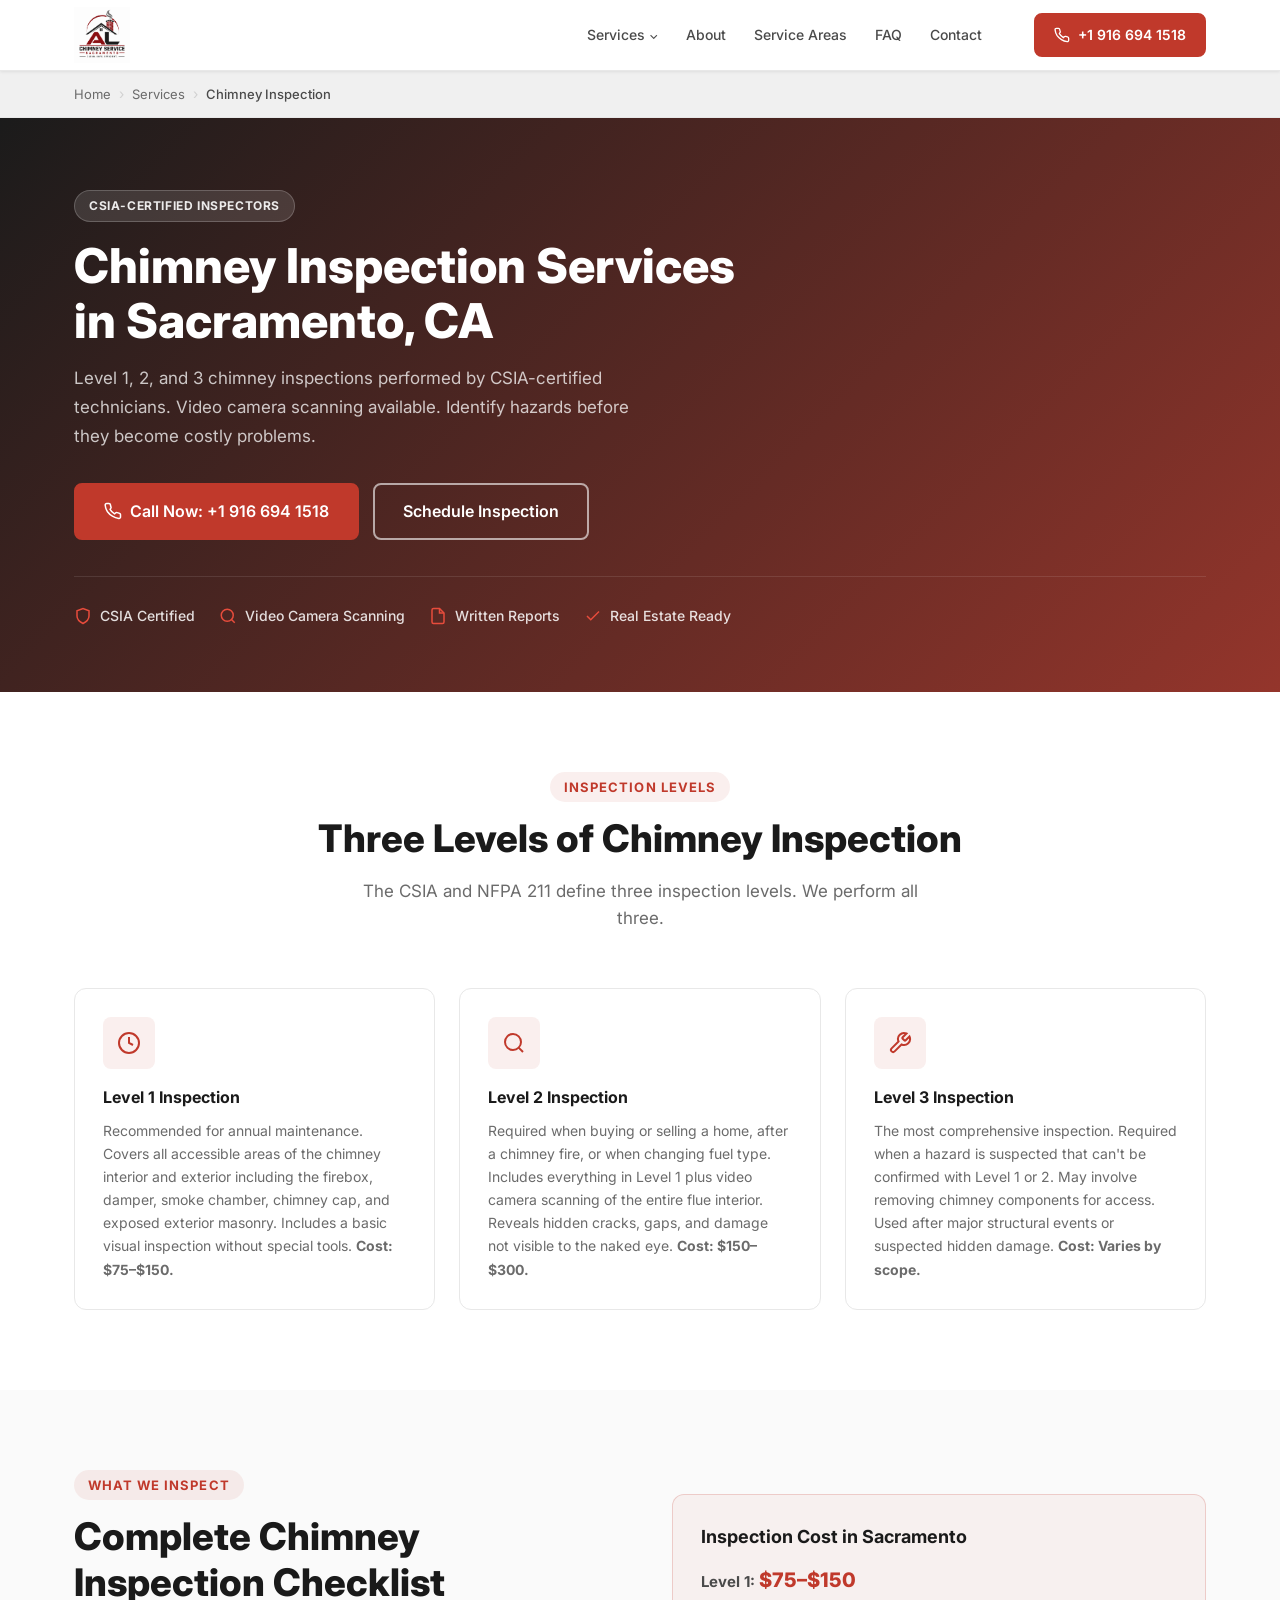
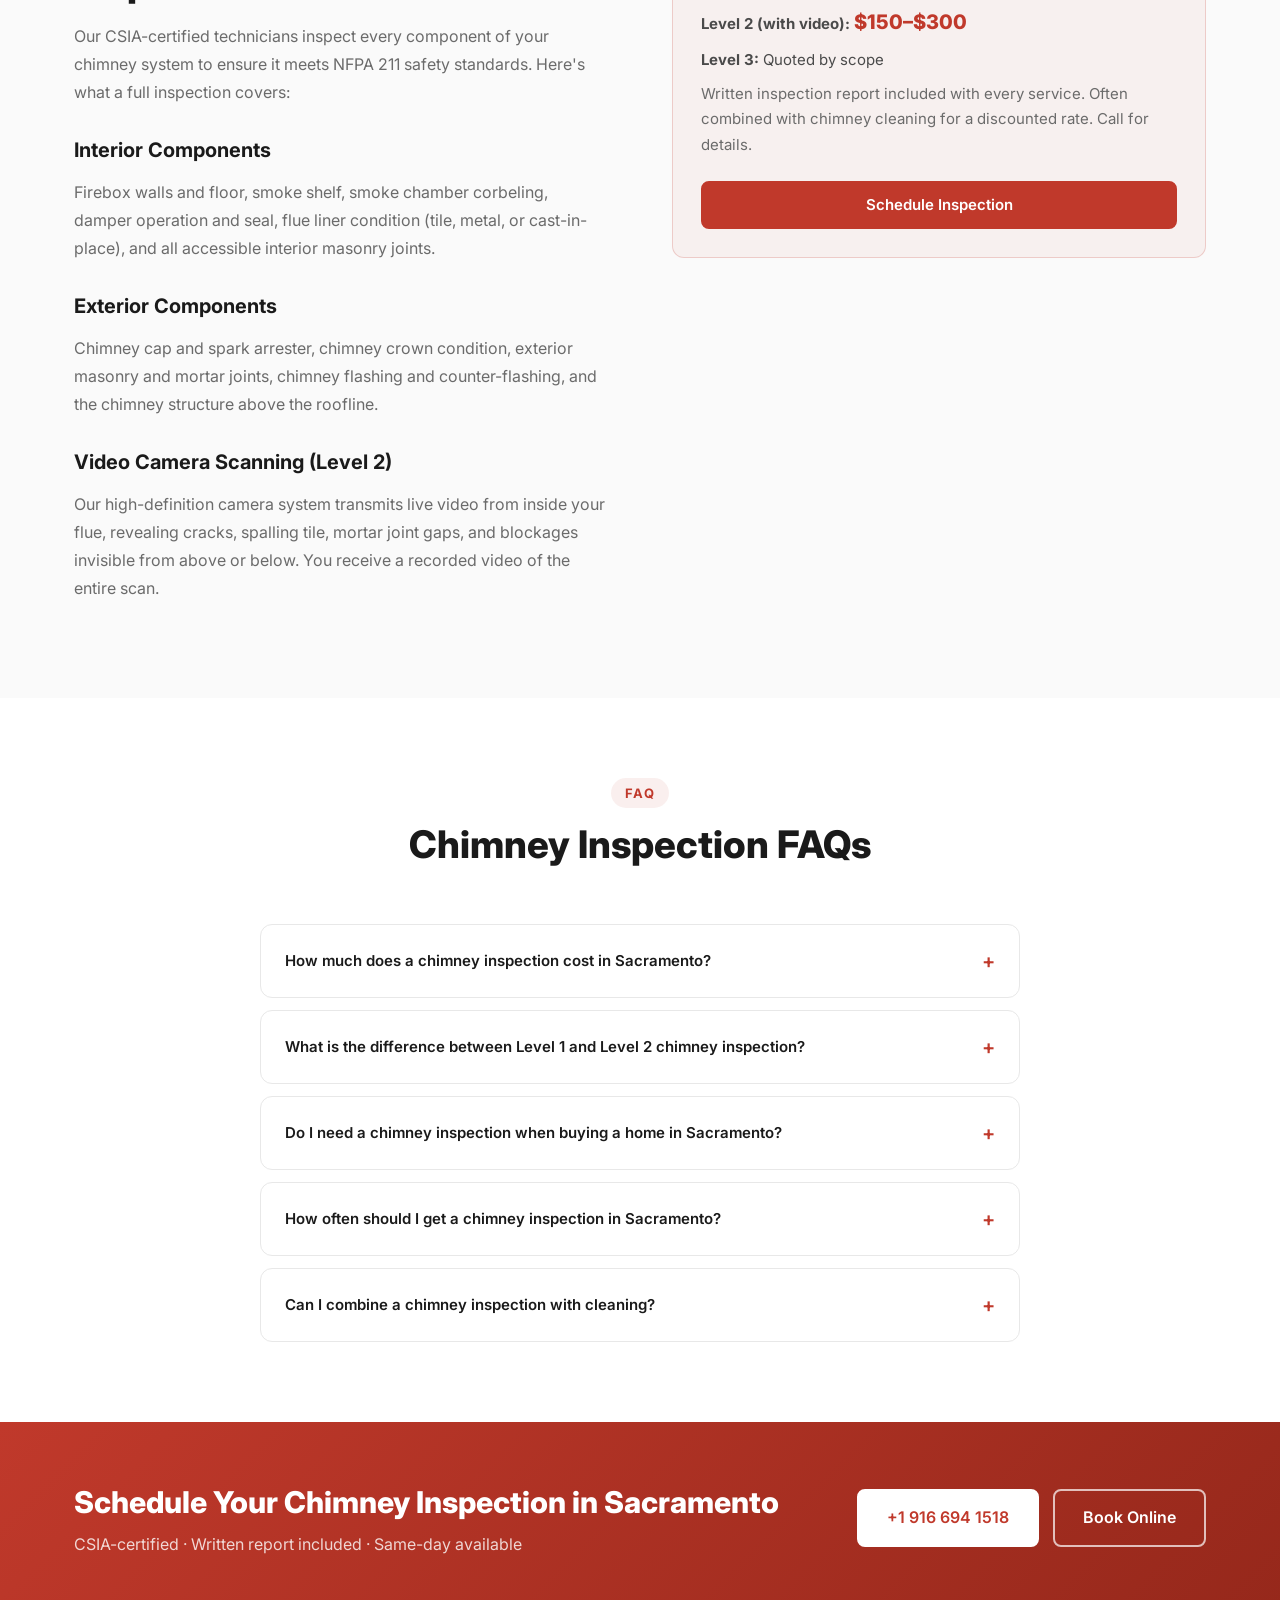
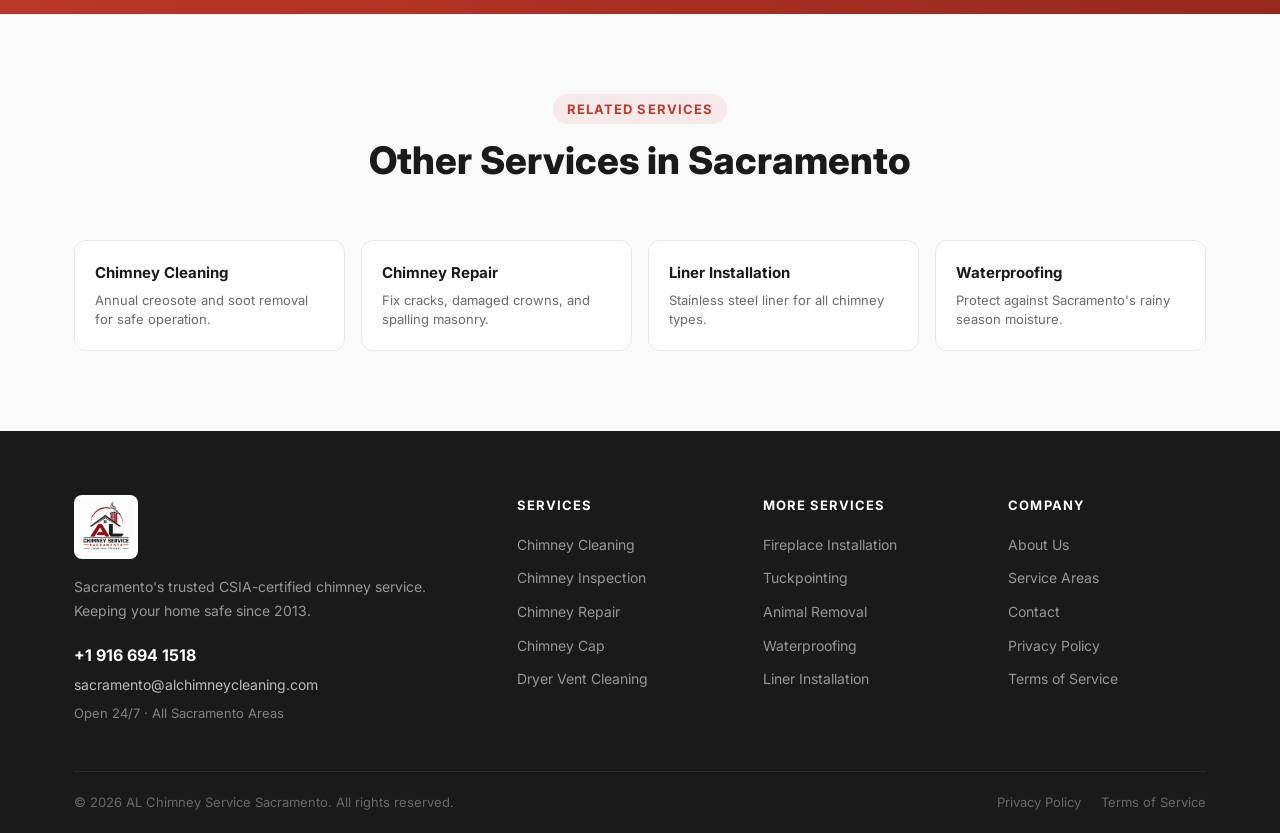
<file: services/chimney-inspection.html>
<!DOCTYPE html>
<html lang="en">
<head>
  <meta charset="UTF-8" />
  <meta name="viewport" content="width=device-width, initial-scale=1.0" />
  <title>Chimney Inspection Sacramento, CA | Level 1, 2 & 3 | AL Chimney Service</title>
  <meta name="description" content="Professional chimney inspections in Sacramento, CA. CSIA-certified Level 1, 2 & 3 inspections with video camera scanning. Identify cracks, blockages & hazards. Call +1 916 694 1518." />
  <meta name="keywords" content="chimney inspection Sacramento, chimney inspection cost Sacramento, Level 2 chimney inspection Sacramento, CSIA chimney inspection Sacramento CA" />
  <meta name="robots" content="index, follow" />
  <meta name="author" content="AL Chimney Service Sacramento" />
  <link rel="canonical" href="https://sacramento-chimney.vercel.app/services/chimney-inspection" />
  <meta property="og:type" content="website" />
  <meta property="og:title" content="Chimney Inspection Sacramento | Level 1, 2 & 3 | AL Chimney Service" />
  <meta property="og:description" content="CSIA-certified chimney inspections in Sacramento. Level 1, 2 & 3 with video scanning. Identify all hazards before they become costly repairs." />
  <meta property="og:url" content="https://sacramento-chimney.vercel.app/services/chimney-inspection" />
  <meta name="geo.region" content="US-CA" />
  <meta name="geo.placename" content="Sacramento, California" />
  <meta name="geo.position" content="38.5816;-121.4944" />
  <meta name="ICBM" content="38.5816, -121.4944" />
  <script type="application/ld+json">
  {
    "@context": "https://schema.org",
    "@type": "Service",
    "serviceType": "Chimney Inspection",
    "name": "Chimney Inspection Sacramento",
    "description": "CSIA-certified Level 1, 2, and 3 chimney inspections in Sacramento, CA. Includes firebox, damper, flue liner, crown, and exterior masonry assessment with optional video camera scanning.",
    "provider": {
      "@type": "LocalBusiness",
      "name": "AL Chimney Service Sacramento",
      "telephone": "+19166941518",
      "email": "sacramento@alchimneycleaning.com",
      "url": "https://sacramento-chimney.vercel.app/",
      "address": {"@type": "PostalAddress", "addressLocality": "Sacramento", "addressRegion": "CA", "addressCountry": "US"}
    },
    "areaServed": {"@type": "City", "name": "Sacramento"},
    "offers": {"@type": "Offer", "priceRange": "$75-$200", "priceCurrency": "USD"}
  }
  </script>
  <script type="application/ld+json">
  {
    "@context": "https://schema.org",
    "@type": "BreadcrumbList",
    "itemListElement": [
      {"@type": "ListItem", "position": 1, "name": "Home", "item": "https://sacramento-chimney.vercel.app/"},
      {"@type": "ListItem", "position": 2, "name": "Services", "item": "https://sacramento-chimney.vercel.app/#services"},
      {"@type": "ListItem", "position": 3, "name": "Chimney Inspection", "item": "https://sacramento-chimney.vercel.app/services/chimney-inspection"}
    ]
  }
  </script>
  <script type="application/ld+json">
  {
    "@context": "https://schema.org",
    "@type": "FAQPage",
    "mainEntity": [
      {
        "@type": "Question",
        "name": "How much does a chimney inspection cost in Sacramento?",
        "acceptedAnswer": {"@type": "Answer", "text": "A Level 1 chimney inspection in Sacramento typically costs $75–$150. A Level 2 inspection (required for real estate transactions and after chimney fires) costs $150–$300 and includes video camera scanning of the flue interior. AL Chimney Service provides free estimates."}
      },
      {
        "@type": "Question",
        "name": "What is a Level 2 chimney inspection?",
        "acceptedAnswer": {"@type": "Answer", "text": "A Level 2 chimney inspection is required when you sell a home, after a chimney fire, or when you change fuel type or appliance. It includes everything in a Level 1 inspection plus a video camera scan of the entire flue interior to detect hidden cracks, gaps, or deterioration not visible to the naked eye."}
      },
      {
        "@type": "Question",
        "name": "How often should I get a chimney inspection in Sacramento?",
        "acceptedAnswer": {"@type": "Answer", "text": "The NFPA 211 recommends annual chimney inspections. In Sacramento, schedule your inspection every fall before the fireplace season begins (October is ideal). Inspections after significant weather events, chimney fires, or before buying a home are also strongly recommended."}
      },
      {
        "@type": "Question",
        "name": "Do I need a chimney inspection when buying a home in Sacramento?",
        "acceptedAnswer": {"@type": "Answer", "text": "Yes. A Level 2 chimney inspection is strongly recommended when purchasing any home with a fireplace in Sacramento. Hidden chimney damage, cracks, or blockages are not visible during a standard home inspection. A Level 2 inspection with video scanning reveals the true condition of the chimney."}
      },
      {
        "@type": "Question",
        "name": "What does a chimney inspection check?",
        "acceptedAnswer": {"@type": "Answer", "text": "A CSIA-standard chimney inspection covers the firebox, damper operation, smoke shelf, smoke chamber, flue liner condition, chimney crown, chimney cap, exterior masonry, and flashing. Level 2 inspections also include interior video scanning to identify hidden defects."}
      }
    ]
  }
  </script>
    <link rel="icon" href="../favicon.ico" />
  <link rel="apple-touch-icon" href="../apple-touch-icon.png" />
<link rel="stylesheet" href="../styles.css" />
  <link rel="preconnect" href="https://fonts.googleapis.com" />
  <link href="https://fonts.googleapis.com/css2?family=Inter:wght@400;500;600;700;800&display=swap" rel="stylesheet" />
</head>
<body>

  <header class="header" id="header">
    <div class="container header-inner">
      <a href="/" class="logo">
        <img src="../logo.png" alt="AL Chimney Service Sacramento" class="logo-img" />
      </a>
      <nav class="nav" id="nav">
        <ul class="nav-list">
          <li class="nav-item has-dropdown">
            <a href="/#services" class="nav-link">Services <span class="arrow">&#8964;</span></a>
            <ul class="dropdown">
              <li><a href="/services/chimney-cleaning">Chimney Cleaning</a></li>
              <li><a href="/services/chimney-inspection">Chimney Inspection</a></li>
              <li><a href="/services/chimney-repair">Chimney Repair</a></li>
              <li><a href="/services/chimney-cap-installation">Chimney Cap Installation</a></li>
              <li><a href="/services/chimney-liner-installation">Chimney Liner Installation</a></li>
              <li><a href="/services/fireplace-installation">Fireplace Installation</a></li>
              <li><a href="/services/dryer-vent-cleaning">Dryer Vent Cleaning</a></li>
              <li><a href="/services/tuckpointing-masonry">Tuckpointing & Masonry</a></li>
              <li><a href="/services/animal-removal">Animal Removal</a></li>
              <li><a href="/services/chimney-waterproofing">Waterproofing</a></li>
            </ul>
          </li>
          <li class="nav-item"><a href="/#about" class="nav-link">About</a></li>
          <li class="nav-item"><a href="/#areas" class="nav-link">Service Areas</a></li>
          <li class="nav-item"><a href="/#faq" class="nav-link">FAQ</a></li>
          <li class="nav-item"><a href="/#contact" class="nav-link">Contact</a></li>
        </ul>
      </nav>
      <a href="tel:+19166941518" class="btn btn-primary header-cta">
        <svg width="16" height="16" viewBox="0 0 24 24" fill="none" stroke="currentColor" stroke-width="2"><path d="M22 16.92v3a2 2 0 0 1-2.18 2 19.79 19.79 0 0 1-8.63-3.07A19.5 19.5 0 0 1 4.69 13a19.79 19.79 0 0 1-3.07-8.67A2 2 0 0 1 3.6 2h3a2 2 0 0 1 2 1.72c.127.96.361 1.903.7 2.81a2 2 0 0 1-.45 2.11L8.09 9.91a16 16 0 0 0 6 6l1.27-1.27a2 2 0 0 1 2.11-.45c.907.339 1.85.573 2.81.7A2 2 0 0 1 22 16.92z"></path></svg>
        +1 916 694 1518
      </a>
      <button class="menu-toggle" id="menuToggle" aria-label="Toggle menu"><span></span><span></span><span></span></button>
    </div>
  </header>

  <nav class="breadcrumb-nav" aria-label="breadcrumb">
    <div class="container">
      <ol class="breadcrumb">
        <li><a href="/">Home</a></li>
        <li><span class="breadcrumb-sep">›</span></li>
        <li><a href="/#services">Services</a></li>
        <li><span class="breadcrumb-sep">›</span></li>
        <li>Chimney Inspection</li>
      </ol>
    </div>
  </nav>

  <section class="service-hero">
    <div class="container service-hero-content">
      <div class="service-hero-badge">CSIA-Certified Inspectors</div>
      <h1>Chimney Inspection Services<br/>in Sacramento, CA</h1>
      <p class="service-hero-subtitle">Level 1, 2, and 3 chimney inspections performed by CSIA-certified technicians. Video camera scanning available. Identify hazards before they become costly problems.</p>
      <div class="service-hero-actions">
        <a href="tel:+19166941518" class="btn btn-primary btn-lg">
          <svg width="18" height="18" viewBox="0 0 24 24" fill="none" stroke="currentColor" stroke-width="2"><path d="M22 16.92v3a2 2 0 0 1-2.18 2 19.79 19.79 0 0 1-8.63-3.07A19.5 19.5 0 0 1 4.69 13a19.79 19.79 0 0 1-3.07-8.67A2 2 0 0 1 3.6 2h3a2 2 0 0 1 2 1.72c.127.96.361 1.903.7 2.81a2 2 0 0 1-.45 2.11L8.09 9.91a16 16 0 0 0 6 6l1.27-1.27a2 2 0 0 1 2.11-.45c.907.339 1.85.573 2.81.7A2 2 0 0 1 22 16.92z"></path></svg>
          Call Now: +1 916 694 1518
        </a>
        <a href="/#contact" class="btn btn-outline btn-lg">Schedule Inspection</a>
      </div>
      <div class="service-hero-trust">
        <div class="trust-item"><svg width="18" height="18" viewBox="0 0 24 24" fill="none" stroke="currentColor" stroke-width="2"><path d="M12 22s8-4 8-10V5l-8-3-8 3v7c0 6 8 10 8 10z"/></svg><span>CSIA Certified</span></div>
        <div class="trust-item"><svg width="18" height="18" viewBox="0 0 24 24" fill="none" stroke="currentColor" stroke-width="2"><circle cx="11" cy="11" r="8"/><line x1="21" y1="21" x2="16.65" y2="16.65"/></svg><span>Video Camera Scanning</span></div>
        <div class="trust-item"><svg width="18" height="18" viewBox="0 0 24 24" fill="none" stroke="currentColor" stroke-width="2"><path d="M14 2H6a2 2 0 0 0-2 2v16a2 2 0 0 0 2 2h12a2 2 0 0 0 2-2V8z"/><polyline points="14 2 14 8 20 8"/></svg><span>Written Reports</span></div>
        <div class="trust-item"><svg width="18" height="18" viewBox="0 0 24 24" fill="none" stroke="currentColor" stroke-width="2"><polyline points="20 6 9 17 4 12"/></svg><span>Real Estate Ready</span></div>
      </div>
    </div>
  </section>

  <section class="section content-section">
    <div class="container">
      <div class="section-header">
        <span class="section-tag">Inspection Levels</span>
        <h2 class="section-title">Three Levels of Chimney Inspection</h2>
        <p class="section-desc">The CSIA and NFPA 211 define three inspection levels. We perform all three.</p>
      </div>
      <div class="why-grid">
        <div class="why-card">
          <div class="why-icon"><svg width="24" height="24" viewBox="0 0 24 24" fill="none" stroke="currentColor" stroke-width="2"><circle cx="12" cy="12" r="10"/><polyline points="12 6 12 12 16 14"/></svg></div>
          <h3>Level 1 Inspection</h3>
          <p>Recommended for annual maintenance. Covers all accessible areas of the chimney interior and exterior including the firebox, damper, smoke chamber, chimney cap, and exposed exterior masonry. Includes a basic visual inspection without special tools. <strong>Cost: $75–$150.</strong></p>
        </div>
        <div class="why-card">
          <div class="why-icon"><svg width="24" height="24" viewBox="0 0 24 24" fill="none" stroke="currentColor" stroke-width="2"><circle cx="11" cy="11" r="8"/><line x1="21" y1="21" x2="16.65" y2="16.65"/></svg></div>
          <h3>Level 2 Inspection</h3>
          <p>Required when buying or selling a home, after a chimney fire, or when changing fuel type. Includes everything in Level 1 plus video camera scanning of the entire flue interior. Reveals hidden cracks, gaps, and damage not visible to the naked eye. <strong>Cost: $150–$300.</strong></p>
        </div>
        <div class="why-card">
          <div class="why-icon"><svg width="24" height="24" viewBox="0 0 24 24" fill="none" stroke="currentColor" stroke-width="2"><path d="M14.7 6.3a1 1 0 0 0 0 1.4l1.6 1.6a1 1 0 0 0 1.4 0l3.77-3.77a6 6 0 0 1-7.94 7.94l-6.91 6.91a2.12 2.12 0 0 1-3-3l6.91-6.91a6 6 0 0 1 7.94-7.94l-3.76 3.76z"/></svg></div>
          <h3>Level 3 Inspection</h3>
          <p>The most comprehensive inspection. Required when a hazard is suspected that can't be confirmed with Level 1 or 2. May involve removing chimney components for access. Used after major structural events or suspected hidden damage. <strong>Cost: Varies by scope.</strong></p>
        </div>
      </div>
    </div>
  </section>

  <section class="section content-section gray">
    <div class="container">
      <div class="content-grid">
        <div class="content-body">
          <span class="section-tag">What We Inspect</span>
          <h2 class="section-title" style="text-align:left;">Complete Chimney Inspection Checklist</h2>
          <p>Our CSIA-certified technicians inspect every component of your chimney system to ensure it meets NFPA 211 safety standards. Here's what a full inspection covers:</p>
          <h3>Interior Components</h3>
          <p>Firebox walls and floor, smoke shelf, smoke chamber corbeling, damper operation and seal, flue liner condition (tile, metal, or cast-in-place), and all accessible interior masonry joints.</p>
          <h3>Exterior Components</h3>
          <p>Chimney cap and spark arrester, chimney crown condition, exterior masonry and mortar joints, chimney flashing and counter-flashing, and the chimney structure above the roofline.</p>
          <h3>Video Camera Scanning (Level 2)</h3>
          <p>Our high-definition camera system transmits live video from inside your flue, revealing cracks, spalling tile, mortar joint gaps, and blockages invisible from above or below. You receive a recorded video of the entire scan.</p>
        </div>
        <div>
          <div class="pricing-box">
            <h3>Inspection Cost in Sacramento</h3>
            <p><strong>Level 1:</strong> <span class="pricing-range" style="font-size:20px;">$75–$150</span></p>
            <p><strong>Level 2 (with video):</strong> <span class="pricing-range" style="font-size:20px;">$150–$300</span></p>
            <p><strong>Level 3:</strong> Quoted by scope</p>
            <p class="pricing-note">Written inspection report included with every service. Often combined with chimney cleaning for a discounted rate. Call for details.</p>
            <a href="tel:+19166941518" class="btn btn-primary" style="margin-top:16px;width:100%;justify-content:center;">Schedule Inspection</a>
          </div>
        </div>
      </div>
    </div>
  </section>

  <section class="section faq">
    <div class="container">
      <div class="section-header">
        <span class="section-tag">FAQ</span>
        <h2 class="section-title">Chimney Inspection FAQs</h2>
      </div>
      <div class="faq-list">
        <details class="faq-item">
          <summary class="faq-question">How much does a chimney inspection cost in Sacramento?<span class="faq-icon">+</span></summary>
          <div class="faq-answer"><p>A Level 1 chimney inspection in Sacramento costs $75–$150. A Level 2 inspection with video camera scanning costs $150–$300. Level 3 inspections are priced based on scope. All inspections include a written report. Call <a href="tel:+19166941518">+1 916 694 1518</a> for a free estimate.</p></div>
        </details>
        <details class="faq-item">
          <summary class="faq-question">What is the difference between Level 1 and Level 2 chimney inspection?<span class="faq-icon">+</span></summary>
          <div class="faq-answer"><p>A Level 1 inspection covers accessible areas visually. A Level 2 inspection goes further — it includes video camera scanning of the entire flue interior, attic, basement, and crawl space if applicable. Level 2 is required for real estate transactions, after chimney fires, or when changing the heating appliance type.</p></div>
        </details>
        <details class="faq-item">
          <summary class="faq-question">Do I need a chimney inspection when buying a home in Sacramento?<span class="faq-icon">+</span></summary>
          <div class="faq-answer"><p>Yes — strongly recommended. A Level 2 inspection is the only way to assess the true internal condition of a chimney. Standard home inspectors do not perform Level 2 chimney inspections. Undisclosed chimney damage can cost thousands to repair after purchase.</p></div>
        </details>
        <details class="faq-item">
          <summary class="faq-question">How often should I get a chimney inspection in Sacramento?<span class="faq-icon">+</span></summary>
          <div class="faq-answer"><p>Annually, per NFPA 211 standards. For Sacramento homeowners, the best time is early fall (September–October) before the fireplace season begins. Additional inspections are warranted after chimney fires, severe storms, or if you notice smoke backdraft or unusual odors.</p></div>
        </details>
        <details class="faq-item">
          <summary class="faq-question">Can I combine a chimney inspection with cleaning?<span class="faq-icon">+</span></summary>
          <div class="faq-answer"><p>Yes, and it's the most cost-effective approach. We offer combined cleaning and Level 1 inspection packages. Contact us for current pricing on bundled services in Sacramento.</p></div>
        </details>
      </div>
    </div>
  </section>

  <section class="cta-banner">
    <div class="container cta-inner">
      <div class="cta-text">
        <h2>Schedule Your Chimney Inspection in Sacramento</h2>
        <p>CSIA-certified · Written report included · Same-day available</p>
      </div>
      <div class="cta-actions">
        <a href="tel:+19166941518" class="btn btn-white btn-lg">+1 916 694 1518</a>
        <a href="/#contact" class="btn btn-outline-white btn-lg">Book Online</a>
      </div>
    </div>
  </section>

  <section class="section related-services">
    <div class="container">
      <div class="section-header"><span class="section-tag">Related Services</span><h2 class="section-title">Other Services in Sacramento</h2></div>
      <div class="related-grid">
        <a href="/services/chimney-cleaning" class="related-card"><h4>Chimney Cleaning</h4><p>Annual creosote and soot removal for safe operation.</p></a>
        <a href="/services/chimney-repair" class="related-card"><h4>Chimney Repair</h4><p>Fix cracks, damaged crowns, and spalling masonry.</p></a>
        <a href="/services/chimney-liner-installation" class="related-card"><h4>Liner Installation</h4><p>Stainless steel liner for all chimney types.</p></a>
        <a href="/services/chimney-waterproofing" class="related-card"><h4>Waterproofing</h4><p>Protect against Sacramento's rainy season moisture.</p></a>
      </div>
    </div>
  </section>

  <footer class="footer">
    <div class="container">
      <div class="footer-grid">
        <div class="footer-brand">
          <a href="/" class="logo">
            <img src="../logo.png" alt="AL Chimney Service Sacramento" class="logo-img" />
          </a>
          <p>Sacramento's trusted CSIA-certified chimney service. Keeping your home safe since 2013.</p>
          <div class="footer-contact">
            <a href="tel:+19166941518"><strong>+1 916 694 1518</strong></a>
            <a href="mailto:sacramento@alchimneycleaning.com">sacramento@alchimneycleaning.com</a>
            <span>Open 24/7 · All Sacramento Areas</span>
          </div>
        </div>
        <div class="footer-links"><h4>Services</h4><ul>
          <li><a href="/services/chimney-cleaning">Chimney Cleaning</a></li>
          <li><a href="/services/chimney-inspection">Chimney Inspection</a></li>
          <li><a href="/services/chimney-repair">Chimney Repair</a></li>
          <li><a href="/services/chimney-cap-installation">Chimney Cap</a></li>
          <li><a href="/services/dryer-vent-cleaning">Dryer Vent Cleaning</a></li>
        </ul></div>
        <div class="footer-links"><h4>More Services</h4><ul>
          <li><a href="/services/fireplace-installation">Fireplace Installation</a></li>
          <li><a href="/services/tuckpointing-masonry">Tuckpointing</a></li>
          <li><a href="/services/animal-removal">Animal Removal</a></li>
          <li><a href="/services/chimney-waterproofing">Waterproofing</a></li>
          <li><a href="/services/chimney-liner-installation">Liner Installation</a></li>
        </ul></div>
        <div class="footer-links"><h4>Company</h4><ul>
          <li><a href="/#about">About Us</a></li>
          <li><a href="/#areas">Service Areas</a></li>
          <li><a href="/#contact">Contact</a></li>
          <li><a href="/privacy-policy">Privacy Policy</a></li>
          <li><a href="/terms-of-service">Terms of Service</a></li>
        </ul></div>
      </div>
      <div class="footer-bottom">
        <p>&copy; 2026 AL Chimney Service Sacramento. All rights reserved.</p>
        <div class="footer-legal"><a href="/privacy-policy">Privacy Policy</a><a href="/terms-of-service">Terms of Service</a></div>
      </div>
    </div>
  </footer>
  <script src="../script.js"></script>
</body>
</html>
</file>
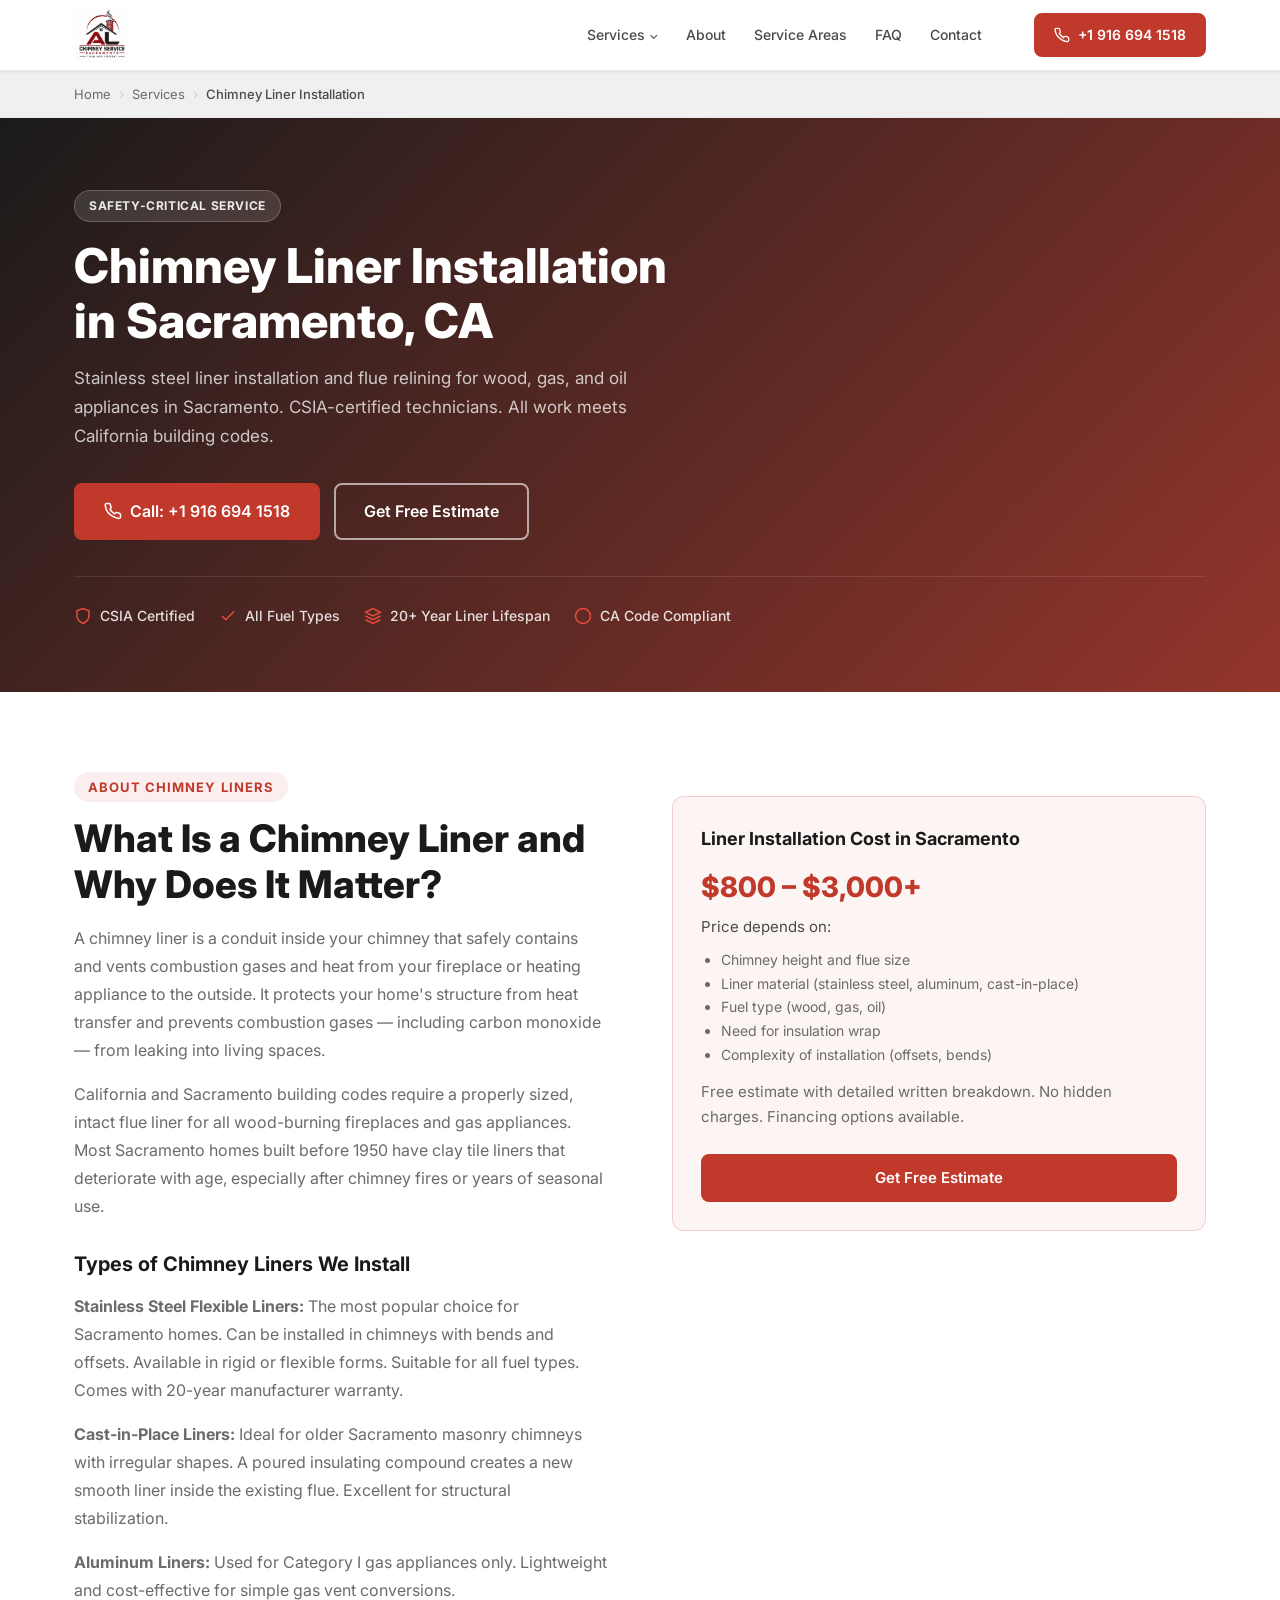
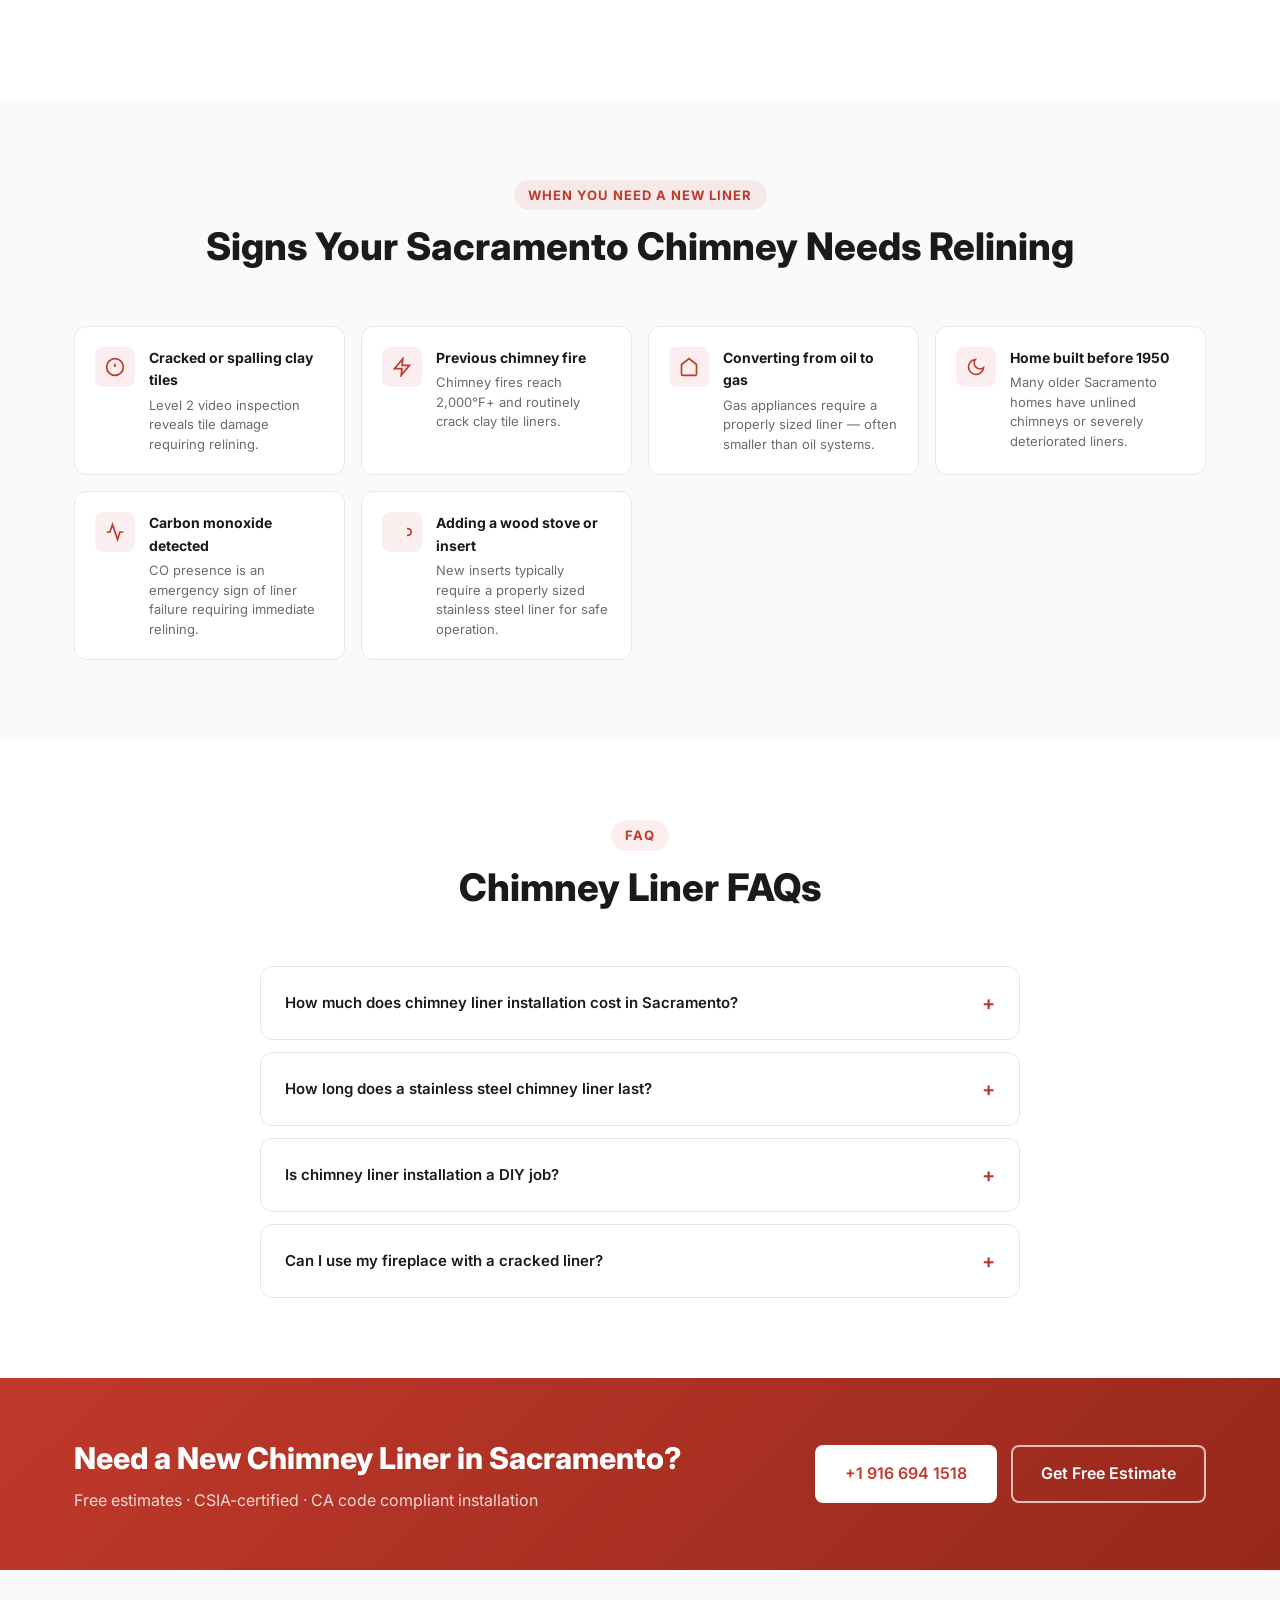
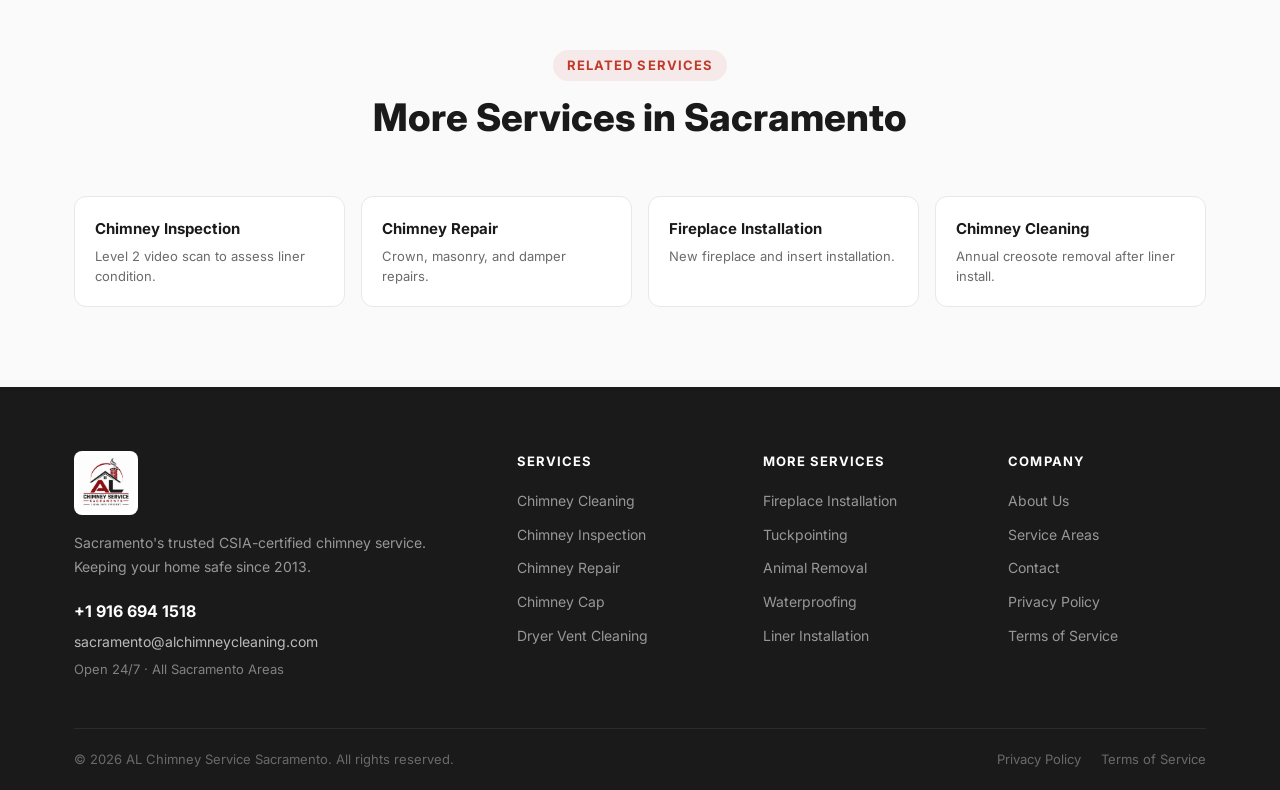
<file: services/chimney-liner-installation.html>
<!DOCTYPE html>
<html lang="en">
<head>
  <meta charset="UTF-8" />
  <meta name="viewport" content="width=device-width, initial-scale=1.0" />
  <title>Chimney Liner Installation Sacramento, CA | Stainless Steel Liners | AL Chimney</title>
  <meta name="description" content="Professional chimney liner installation in Sacramento, CA. Stainless steel liners for wood, gas & oil systems. Repair cracked tile liners. CSIA-certified. Call +1 916 694 1518." />
  <meta name="keywords" content="chimney liner installation Sacramento, stainless steel chimney liner Sacramento, chimney relining Sacramento, flue liner replacement Sacramento CA" />
  <meta name="robots" content="index, follow" />
  <meta name="author" content="AL Chimney Service Sacramento" />
  <link rel="canonical" href="https://sacramento-chimney.vercel.app/services/chimney-liner-installation" />
  <meta property="og:type" content="website" />
  <meta property="og:title" content="Chimney Liner Installation Sacramento | AL Chimney Service" />
  <meta property="og:description" content="Stainless steel chimney liner installation in Sacramento. For wood, gas, and oil appliances. Fix cracked tile liners. CSIA-certified. Free estimates." />
  <meta property="og:url" content="https://sacramento-chimney.vercel.app/services/chimney-liner-installation" />
  <meta name="geo.region" content="US-CA" />
  <meta name="geo.placename" content="Sacramento, California" />
  <meta name="geo.position" content="38.5816;-121.4944" />
  <meta name="ICBM" content="38.5816, -121.4944" />
  <script type="application/ld+json">{"@context":"https://schema.org","@type":"Service","serviceType":"Chimney Liner Installation","name":"Chimney Liner Installation Sacramento","description":"Stainless steel chimney liner installation and flue relining service in Sacramento, CA for wood-burning, gas, and oil heating appliances.","provider":{"@type":"LocalBusiness","name":"AL Chimney Service Sacramento","telephone":"+19166941518","url":"https://sacramento-chimney.vercel.app/","address":{"@type":"PostalAddress","addressLocality":"Sacramento","addressRegion":"CA","addressCountry":"US"}},"areaServed":{"@type":"City","name":"Sacramento"},"offers":{"@type":"Offer","priceRange":"$800-$3000","priceCurrency":"USD"}}</script>
  <script type="application/ld+json">{"@context":"https://schema.org","@type":"BreadcrumbList","itemListElement":[{"@type":"ListItem","position":1,"name":"Home","item":"https://sacramento-chimney.vercel.app/"},{"@type":"ListItem","position":2,"name":"Services","item":"https://sacramento-chimney.vercel.app/#services"},{"@type":"ListItem","position":3,"name":"Chimney Liner Installation","item":"https://sacramento-chimney.vercel.app/services/chimney-liner-installation"}]}</script>
  <script type="application/ld+json">{"@context":"https://schema.org","@type":"FAQPage","mainEntity":[{"@type":"Question","name":"How much does chimney liner installation cost in Sacramento?","acceptedAnswer":{"@type":"Answer","text":"Chimney liner installation in Sacramento costs $800–$3,000+ depending on liner material, chimney height, and fuel type. A standard stainless steel liner for a wood-burning fireplace in a typical Sacramento home runs $1,200–$2,500 installed. AL Chimney Service provides free, no-obligation estimates."}},{"@type":"Question","name":"Does my Sacramento chimney need a new liner?","acceptedAnswer":{"@type":"Answer","text":"Your chimney likely needs a new liner if: your existing clay tile liner has cracks or gaps; you're converting from oil to gas; your clay tiles have deteriorated from age; you had a chimney fire; or your flue was never lined (common in older Sacramento homes built before 1940)."}},{"@type":"Question","name":"What type of chimney liner is best for Sacramento homes?","acceptedAnswer":{"@type":"Answer","text":"Stainless steel flexible liners are the best choice for most Sacramento homes. They're suitable for all fuel types (wood, gas, oil), can be installed in chimneys with offsets, last 20+ years, and meet all California building codes. For gas appliances, smaller diameter aluminum liners may be used."}},{"@type":"Question","name":"How long does chimney liner installation take in Sacramento?","acceptedAnswer":{"@type":"Answer","text":"Most chimney liner installations in Sacramento are completed in one day (4–8 hours). Factors that affect installation time include chimney height, access difficulty, and whether the liner requires insulation wrapping."}},{"@type":"Question","name":"Is chimney liner installation required by code in Sacramento?","acceptedAnswer":{"@type":"Answer","text":"Yes. California building codes require a properly sized and intact flue liner for all wood-burning and gas appliances. If your liner is cracked, damaged, or undersized, it must be repaired or replaced before the fireplace can be safely used."}}]}</script>
    <link rel="icon" href="../favicon.ico" />
  <link rel="apple-touch-icon" href="../apple-touch-icon.png" />
<link rel="stylesheet" href="../styles.css" />
  <link rel="preconnect" href="https://fonts.googleapis.com" />
  <link href="https://fonts.googleapis.com/css2?family=Inter:wght@400;500;600;700;800&display=swap" rel="stylesheet" />
</head>
<body>

  <header class="header" id="header">
    <div class="container header-inner">
      <a href="/" class="logo"><img src="../logo.png" alt="AL Chimney Service Sacramento" class="logo-img" /></a>
      <nav class="nav" id="nav"><ul class="nav-list"><li class="nav-item has-dropdown"><a href="/#services" class="nav-link">Services <span class="arrow">&#8964;</span></a><ul class="dropdown"><li><a href="/services/chimney-cleaning">Chimney Cleaning</a></li><li><a href="/services/chimney-inspection">Chimney Inspection</a></li><li><a href="/services/chimney-repair">Chimney Repair</a></li><li><a href="/services/chimney-cap-installation">Chimney Cap Installation</a></li><li><a href="/services/chimney-liner-installation">Chimney Liner Installation</a></li><li><a href="/services/fireplace-installation">Fireplace Installation</a></li><li><a href="/services/dryer-vent-cleaning">Dryer Vent Cleaning</a></li><li><a href="/services/tuckpointing-masonry">Tuckpointing & Masonry</a></li><li><a href="/services/animal-removal">Animal Removal</a></li><li><a href="/services/chimney-waterproofing">Waterproofing</a></li></ul></li><li class="nav-item"><a href="/#about" class="nav-link">About</a></li><li class="nav-item"><a href="/#areas" class="nav-link">Service Areas</a></li><li class="nav-item"><a href="/#faq" class="nav-link">FAQ</a></li><li class="nav-item"><a href="/#contact" class="nav-link">Contact</a></li></ul></nav>
      <a href="tel:+19166941518" class="btn btn-primary header-cta"><svg width="16" height="16" viewBox="0 0 24 24" fill="none" stroke="currentColor" stroke-width="2"><path d="M22 16.92v3a2 2 0 0 1-2.18 2 19.79 19.79 0 0 1-8.63-3.07A19.5 19.5 0 0 1 4.69 13a19.79 19.79 0 0 1-3.07-8.67A2 2 0 0 1 3.6 2h3a2 2 0 0 1 2 1.72c.127.96.361 1.903.7 2.81a2 2 0 0 1-.45 2.11L8.09 9.91a16 16 0 0 0 6 6l1.27-1.27a2 2 0 0 1 2.11-.45c.907.339 1.85.573 2.81.7A2 2 0 0 1 22 16.92z"></path></svg>+1 916 694 1518</a>
      <button class="menu-toggle" id="menuToggle" aria-label="Toggle menu"><span></span><span></span><span></span></button>
    </div>
  </header>

  <nav class="breadcrumb-nav" aria-label="breadcrumb"><div class="container"><ol class="breadcrumb"><li><a href="/">Home</a></li><li><span class="breadcrumb-sep">›</span></li><li><a href="/#services">Services</a></li><li><span class="breadcrumb-sep">›</span></li><li>Chimney Liner Installation</li></ol></div></nav>

  <section class="service-hero">
    <div class="container service-hero-content">
      <div class="service-hero-badge">Safety-Critical Service</div>
      <h1>Chimney Liner Installation<br/>in Sacramento, CA</h1>
      <p class="service-hero-subtitle">Stainless steel liner installation and flue relining for wood, gas, and oil appliances in Sacramento. CSIA-certified technicians. All work meets California building codes.</p>
      <div class="service-hero-actions">
        <a href="tel:+19166941518" class="btn btn-primary btn-lg"><svg width="18" height="18" viewBox="0 0 24 24" fill="none" stroke="currentColor" stroke-width="2"><path d="M22 16.92v3a2 2 0 0 1-2.18 2 19.79 19.79 0 0 1-8.63-3.07A19.5 19.5 0 0 1 4.69 13a19.79 19.79 0 0 1-3.07-8.67A2 2 0 0 1 3.6 2h3a2 2 0 0 1 2 1.72c.127.96.361 1.903.7 2.81a2 2 0 0 1-.45 2.11L8.09 9.91a16 16 0 0 0 6 6l1.27-1.27a2 2 0 0 1 2.11-.45c.907.339 1.85.573 2.81.7A2 2 0 0 1 22 16.92z"></path></svg>Call: +1 916 694 1518</a>
        <a href="/#contact" class="btn btn-outline btn-lg">Get Free Estimate</a>
      </div>
      <div class="service-hero-trust">
        <div class="trust-item"><svg width="18" height="18" viewBox="0 0 24 24" fill="none" stroke="currentColor" stroke-width="2"><path d="M12 22s8-4 8-10V5l-8-3-8 3v7c0 6 8 10 8 10z"/></svg><span>CSIA Certified</span></div>
        <div class="trust-item"><svg width="18" height="18" viewBox="0 0 24 24" fill="none" stroke="currentColor" stroke-width="2"><polyline points="20 6 9 17 4 12"/></svg><span>All Fuel Types</span></div>
        <div class="trust-item"><svg width="18" height="18" viewBox="0 0 24 24" fill="none" stroke="currentColor" stroke-width="2"><path d="M12 2L2 7l10 5 10-5-10-5zM2 17l10 5 10-5M2 12l10 5 10-5"/></svg><span>20+ Year Liner Lifespan</span></div>
        <div class="trust-item"><svg width="18" height="18" viewBox="0 0 24 24" fill="none" stroke="currentColor" stroke-width="2"><circle cx="12" cy="12" r="10"/></svg><span>CA Code Compliant</span></div>
      </div>
    </div>
  </section>

  <section class="section content-section">
    <div class="container">
      <div class="content-grid">
        <div class="content-body">
          <span class="section-tag">About Chimney Liners</span>
          <h2 class="section-title" style="text-align:left;">What Is a Chimney Liner and Why Does It Matter?</h2>
          <p>A chimney liner is a conduit inside your chimney that safely contains and vents combustion gases and heat from your fireplace or heating appliance to the outside. It protects your home's structure from heat transfer and prevents combustion gases — including carbon monoxide — from leaking into living spaces.</p>
          <p>California and Sacramento building codes require a properly sized, intact flue liner for all wood-burning fireplaces and gas appliances. Most Sacramento homes built before 1950 have clay tile liners that deteriorate with age, especially after chimney fires or years of seasonal use.</p>
          <h3>Types of Chimney Liners We Install</h3>
          <p><strong>Stainless Steel Flexible Liners:</strong> The most popular choice for Sacramento homes. Can be installed in chimneys with bends and offsets. Available in rigid or flexible forms. Suitable for all fuel types. Comes with 20-year manufacturer warranty.</p>
          <p><strong>Cast-in-Place Liners:</strong> Ideal for older Sacramento masonry chimneys with irregular shapes. A poured insulating compound creates a new smooth liner inside the existing flue. Excellent for structural stabilization.</p>
          <p><strong>Aluminum Liners:</strong> Used for Category I gas appliances only. Lightweight and cost-effective for simple gas vent conversions.</p>
        </div>
        <div>
          <div class="pricing-box">
            <h3>Liner Installation Cost in Sacramento</h3>
            <div class="pricing-range">$800 – $3,000+</div>
            <p>Price depends on:</p>
            <ul style="list-style:disc;padding-left:20px;color:#6B6B6B;font-size:14px;line-height:1.7;">
              <li>Chimney height and flue size</li>
              <li>Liner material (stainless steel, aluminum, cast-in-place)</li>
              <li>Fuel type (wood, gas, oil)</li>
              <li>Need for insulation wrap</li>
              <li>Complexity of installation (offsets, bends)</li>
            </ul>
            <p class="pricing-note" style="margin-top:12px;">Free estimate with detailed written breakdown. No hidden charges. Financing options available.</p>
            <a href="tel:+19166941518" class="btn btn-primary" style="margin-top:16px;width:100%;justify-content:center;">Get Free Estimate</a>
          </div>
        </div>
      </div>
    </div>
  </section>

  <section class="section content-section gray">
    <div class="container">
      <div class="section-header"><span class="section-tag">When You Need a New Liner</span><h2 class="section-title">Signs Your Sacramento Chimney Needs Relining</h2></div>
      <div class="signs-grid">
        <div class="sign-item"><div class="sign-icon"><svg width="20" height="20" viewBox="0 0 24 24" fill="none" stroke="currentColor" stroke-width="2"><circle cx="12" cy="12" r="10"/><line x1="12" y1="8" x2="12" y2="12"/><line x1="12" y1="16" x2="12.01" y2="16"/></svg></div><div><h4>Cracked or spalling clay tiles</h4><p>Level 2 video inspection reveals tile damage requiring relining.</p></div></div>
        <div class="sign-item"><div class="sign-icon"><svg width="20" height="20" viewBox="0 0 24 24" fill="none" stroke="currentColor" stroke-width="2"><path d="M13 2L3 14h9l-1 8 10-12h-9l1-8z"/></svg></div><div><h4>Previous chimney fire</h4><p>Chimney fires reach 2,000°F+ and routinely crack clay tile liners.</p></div></div>
        <div class="sign-item"><div class="sign-icon"><svg width="20" height="20" viewBox="0 0 24 24" fill="none" stroke="currentColor" stroke-width="2"><path d="M3 9l9-7 9 7v11a2 2 0 0 1-2 2H5a2 2 0 0 1-2-2z"/></svg></div><div><h4>Converting from oil to gas</h4><p>Gas appliances require a properly sized liner — often smaller than oil systems.</p></div></div>
        <div class="sign-item"><div class="sign-icon"><svg width="20" height="20" viewBox="0 0 24 24" fill="none" stroke="currentColor" stroke-width="2"><path d="M21 12.79A9 9 0 1 1 11.21 3 7 7 0 0 0 21 12.79z"/></svg></div><div><h4>Home built before 1950</h4><p>Many older Sacramento homes have unlined chimneys or severely deteriorated liners.</p></div></div>
        <div class="sign-item"><div class="sign-icon"><svg width="20" height="20" viewBox="0 0 24 24" fill="none" stroke="currentColor" stroke-width="2"><polyline points="22 12 18 12 15 21 9 3 6 12 2 12"/></svg></div><div><h4>Carbon monoxide detected</h4><p>CO presence is an emergency sign of liner failure requiring immediate relining.</p></div></div>
        <div class="sign-item"><div class="sign-icon"><svg width="20" height="20" viewBox="0 0 24 24" fill="none" stroke="currentColor" stroke-width="2"><path d="M18 8h1a4 4 0 0 1 0 8h-1"/></svg></div><div><h4>Adding a wood stove or insert</h4><p>New inserts typically require a properly sized stainless steel liner for safe operation.</p></div></div>
      </div>
    </div>
  </section>

  <section class="section faq">
    <div class="container">
      <div class="section-header"><span class="section-tag">FAQ</span><h2 class="section-title">Chimney Liner FAQs</h2></div>
      <div class="faq-list">
        <details class="faq-item"><summary class="faq-question">How much does chimney liner installation cost in Sacramento?<span class="faq-icon">+</span></summary><div class="faq-answer"><p>Chimney liner installation in Sacramento costs $800–$3,000+ installed. A standard 6" stainless steel liner for a wood-burning fireplace in a typical two-story Sacramento home runs $1,200–$2,500. Gas appliance liners are typically less expensive. We provide free estimates with no obligation.</p></div></details>
        <details class="faq-item"><summary class="faq-question">How long does a stainless steel chimney liner last?<span class="faq-icon">+</span></summary><div class="faq-answer"><p>Quality stainless steel chimney liners (316L alloy for oil/gas, 304 for wood) last 20–35+ years with annual inspections. Most come with a manufacturer warranty of 20–25 years. This far outlasts clay tile liners, which typically last 10–25 years before requiring relining.</p></div></details>
        <details class="faq-item"><summary class="faq-question">Is chimney liner installation a DIY job?<span class="faq-icon">+</span></summary><div class="faq-answer"><p>No. Chimney liner installation requires precise sizing to match your appliance's BTU output, correct materials for your fuel type, and proper top and bottom terminations — all factors with direct safety implications. Improper installation can cause carbon monoxide poisoning or chimney fires. AL Chimney Service Sacramento handles all liner work to CSIA and California building code standards.</p></div></details>
        <details class="faq-item"><summary class="faq-question">Can I use my fireplace with a cracked liner?<span class="faq-icon">+</span></summary><div class="faq-answer"><p>No. A cracked liner allows heat and combustion gases including carbon monoxide to escape into your home's structure, creating both a fire and CO poisoning hazard. Stop using the fireplace immediately and call us at <a href="tel:+19166941518">+1 916 694 1518</a> for an inspection and relining estimate.</p></div></details>
      </div>
    </div>
  </section>

  <section class="cta-banner"><div class="container cta-inner"><div class="cta-text"><h2>Need a New Chimney Liner in Sacramento?</h2><p>Free estimates · CSIA-certified · CA code compliant installation</p></div><div class="cta-actions"><a href="tel:+19166941518" class="btn btn-white btn-lg">+1 916 694 1518</a><a href="/#contact" class="btn btn-outline-white btn-lg">Get Free Estimate</a></div></div></section>

  <section class="section related-services"><div class="container"><div class="section-header"><span class="section-tag">Related Services</span><h2 class="section-title">More Services in Sacramento</h2></div><div class="related-grid"><a href="/services/chimney-inspection" class="related-card"><h4>Chimney Inspection</h4><p>Level 2 video scan to assess liner condition.</p></a><a href="/services/chimney-repair" class="related-card"><h4>Chimney Repair</h4><p>Crown, masonry, and damper repairs.</p></a><a href="/services/fireplace-installation" class="related-card"><h4>Fireplace Installation</h4><p>New fireplace and insert installation.</p></a><a href="/services/chimney-cleaning" class="related-card"><h4>Chimney Cleaning</h4><p>Annual creosote removal after liner install.</p></a></div></div></section>

  <footer class="footer"><div class="container"><div class="footer-grid"><div class="footer-brand"><a href="/" class="logo"><img src="../logo.png" alt="AL Chimney Service Sacramento" class="logo-img" /></a><p>Sacramento's trusted CSIA-certified chimney service. Keeping your home safe since 2013.</p><div class="footer-contact"><a href="tel:+19166941518"><strong>+1 916 694 1518</strong></a><a href="mailto:sacramento@alchimneycleaning.com">sacramento@alchimneycleaning.com</a><span>Open 24/7 · All Sacramento Areas</span></div></div><div class="footer-links"><h4>Services</h4><ul><li><a href="/services/chimney-cleaning">Chimney Cleaning</a></li><li><a href="/services/chimney-inspection">Chimney Inspection</a></li><li><a href="/services/chimney-repair">Chimney Repair</a></li><li><a href="/services/chimney-cap-installation">Chimney Cap</a></li><li><a href="/services/dryer-vent-cleaning">Dryer Vent Cleaning</a></li></ul></div><div class="footer-links"><h4>More Services</h4><ul><li><a href="/services/fireplace-installation">Fireplace Installation</a></li><li><a href="/services/tuckpointing-masonry">Tuckpointing</a></li><li><a href="/services/animal-removal">Animal Removal</a></li><li><a href="/services/chimney-waterproofing">Waterproofing</a></li><li><a href="/services/chimney-liner-installation">Liner Installation</a></li></ul></div><div class="footer-links"><h4>Company</h4><ul><li><a href="/#about">About Us</a></li><li><a href="/#areas">Service Areas</a></li><li><a href="/#contact">Contact</a></li><li><a href="/privacy-policy">Privacy Policy</a></li><li><a href="/terms-of-service">Terms of Service</a></li></ul></div></div><div class="footer-bottom"><p>&copy; 2026 AL Chimney Service Sacramento. All rights reserved.</p><div class="footer-legal"><a href="/privacy-policy">Privacy Policy</a><a href="/terms-of-service">Terms of Service</a></div></div></div></footer>
  <script src="../script.js"></script>
</body>
</html>
</file>
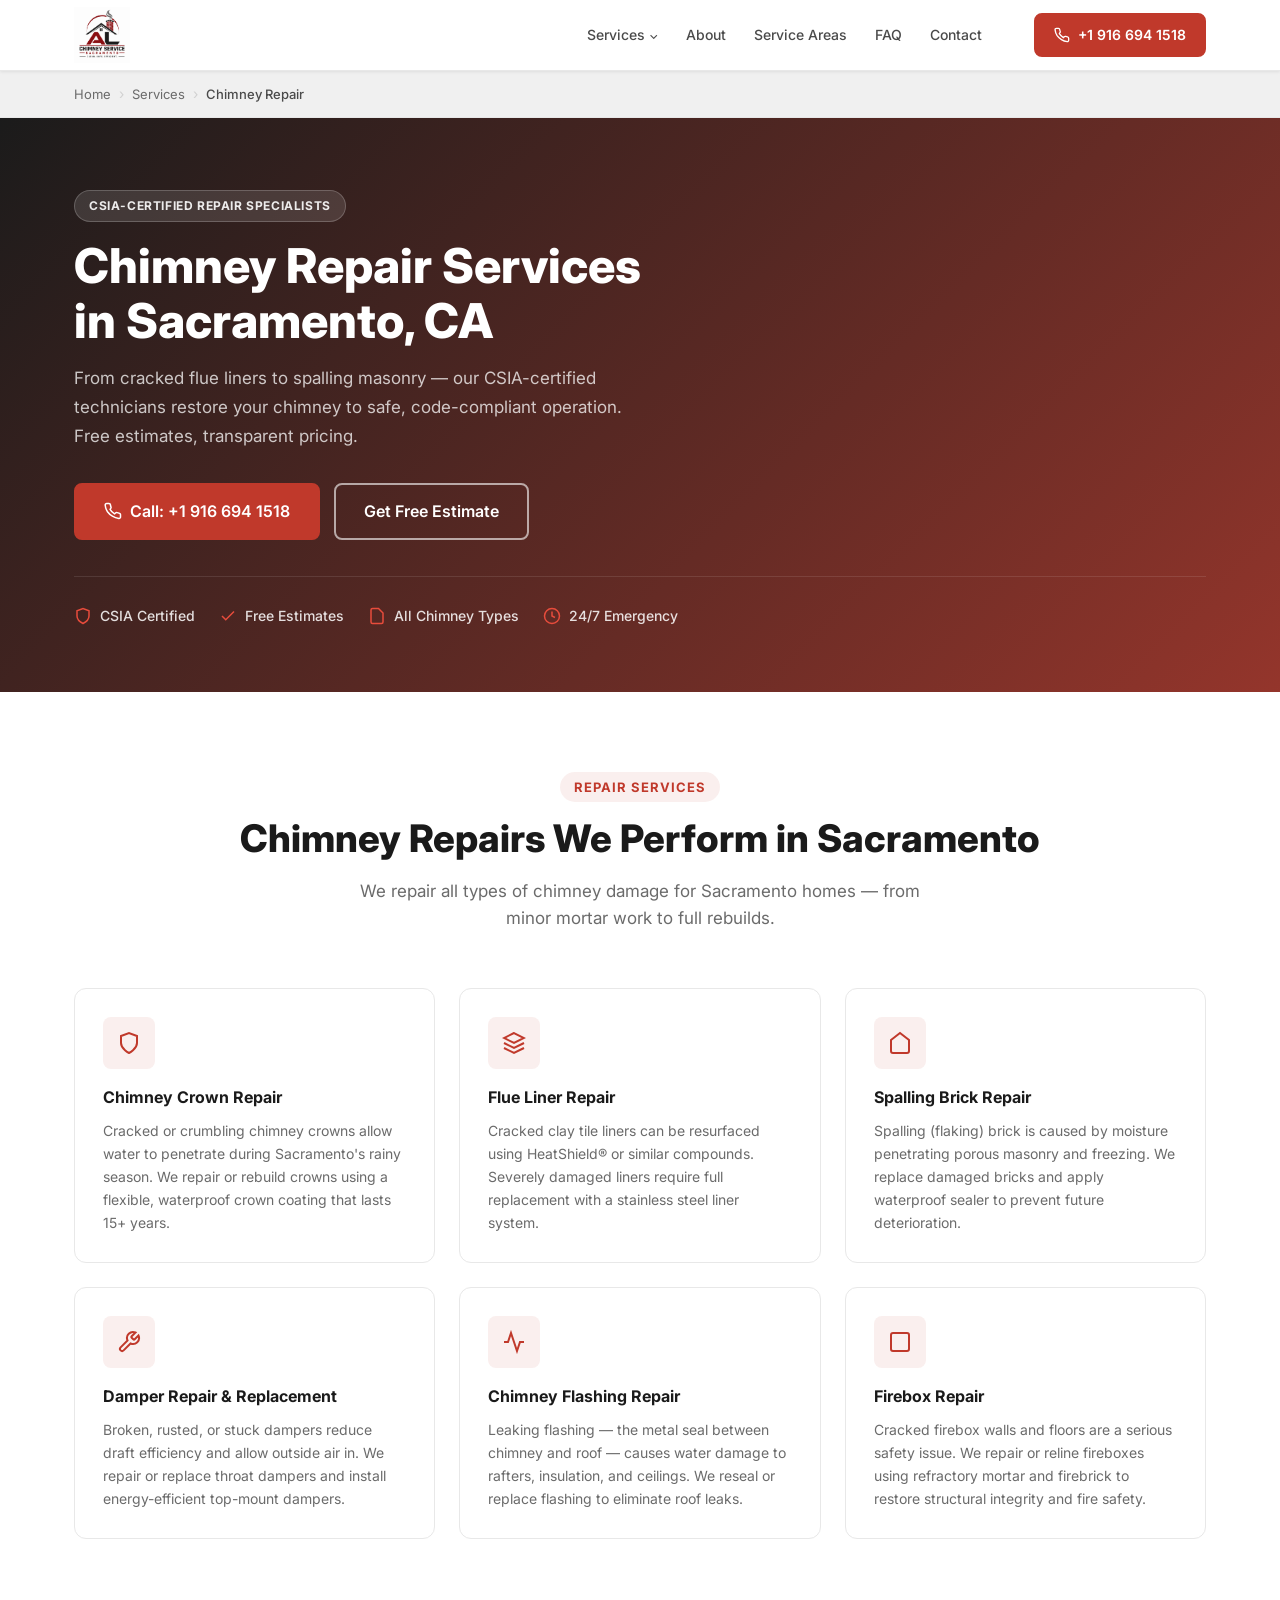
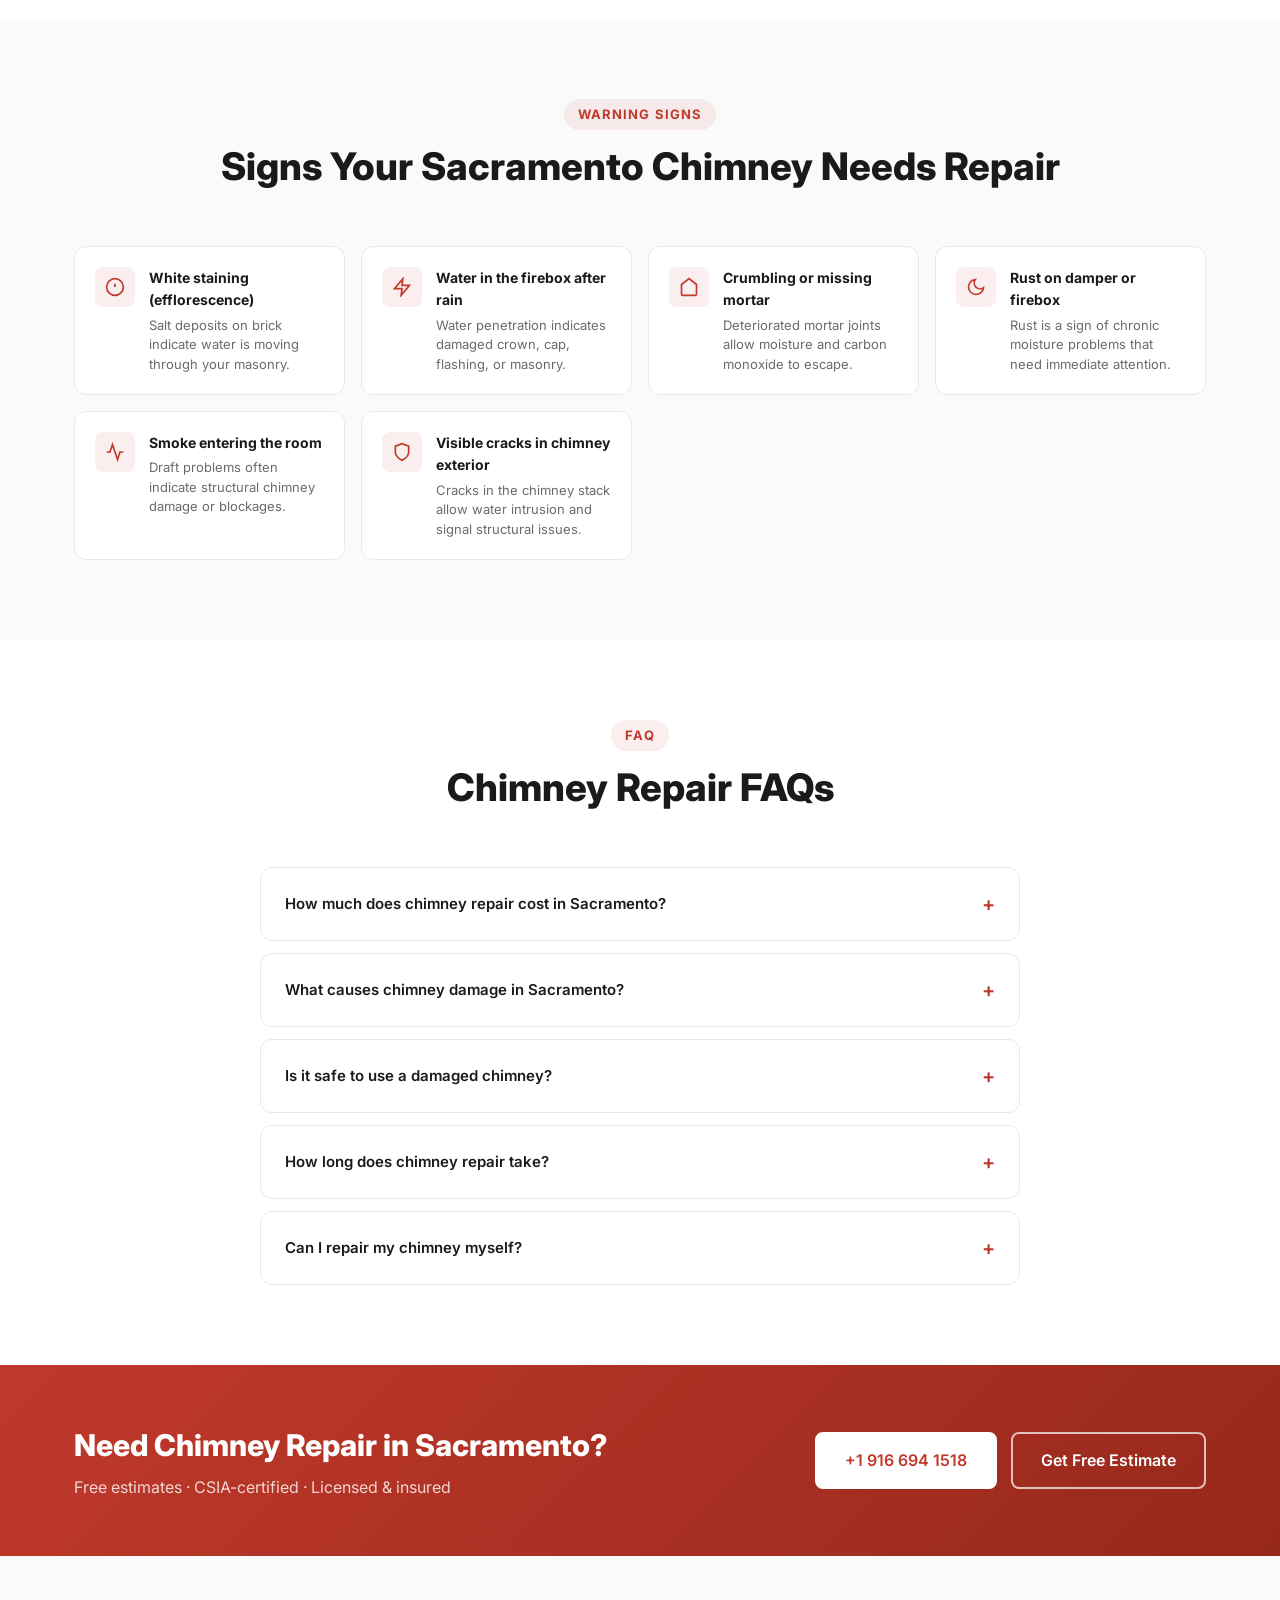
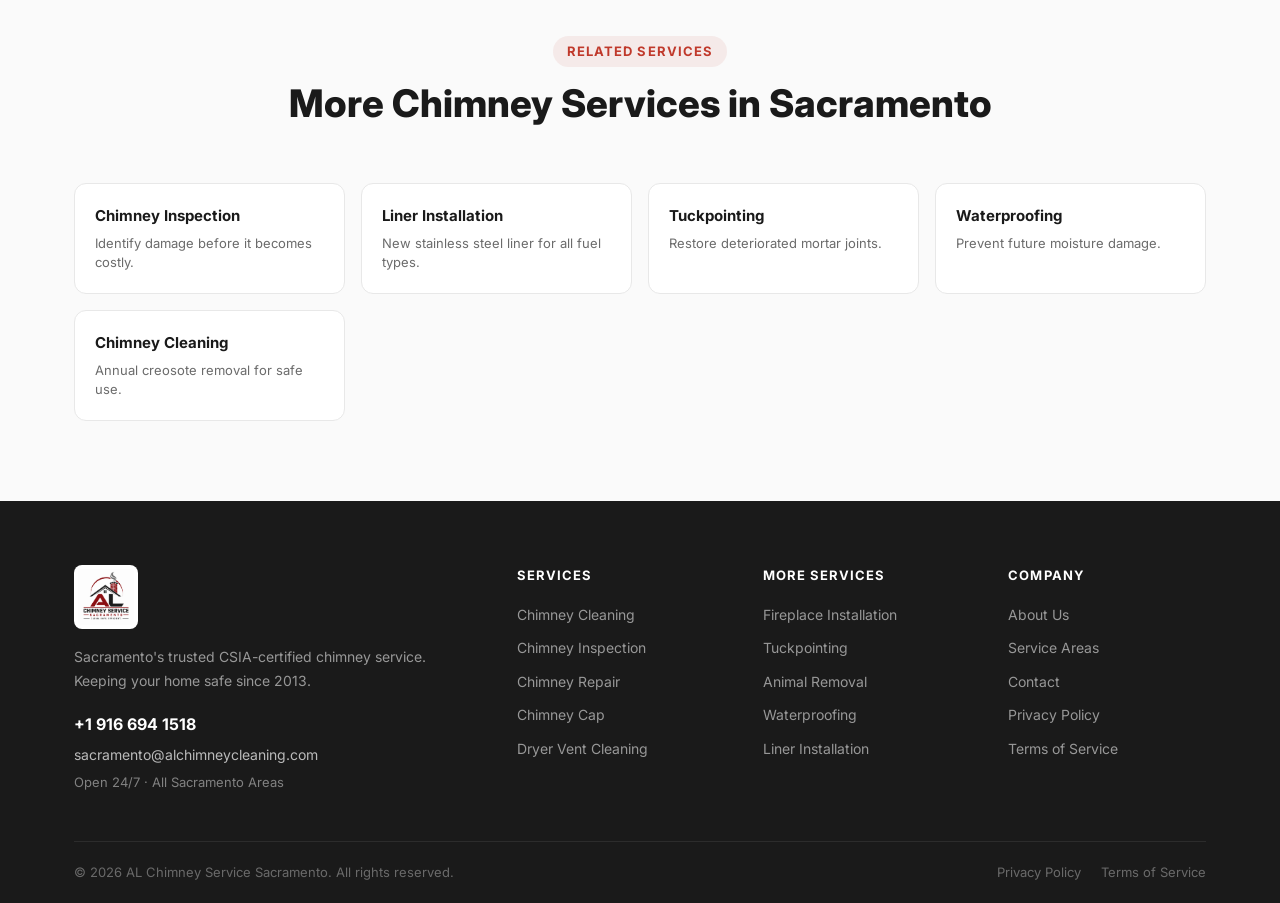
<file: services/chimney-repair.html>
<!DOCTYPE html>
<html lang="en">
<head>
  <meta charset="UTF-8" />
  <meta name="viewport" content="width=device-width, initial-scale=1.0" />
  <title>Chimney Repair Sacramento, CA | Cracks, Crown, Liner & Masonry | AL Chimney</title>
  <meta name="description" content="Expert chimney repair in Sacramento, CA. We fix cracked flue liners, damaged crowns, spalling brick, mortar joints & broken dampers. CSIA-certified. Call +1 916 694 1518." />
  <meta name="keywords" content="chimney repair Sacramento, chimney crown repair Sacramento, chimney liner repair Sacramento, spalling brick chimney Sacramento, chimney masonry repair Sacramento CA" />
  <meta name="robots" content="index, follow" />
  <meta name="author" content="AL Chimney Service Sacramento" />
  <link rel="canonical" href="https://sacramento-chimney.vercel.app/services/chimney-repair" />
  <meta property="og:type" content="website" />
  <meta property="og:title" content="Chimney Repair Sacramento | AL Chimney Service" />
  <meta property="og:description" content="Professional chimney repair in Sacramento. Cracked liners, damaged crowns, spalling masonry, broken dampers — we fix it all. CSIA-certified. Free estimates." />
  <meta property="og:url" content="https://sacramento-chimney.vercel.app/services/chimney-repair" />
  <meta name="geo.region" content="US-CA" />
  <meta name="geo.placename" content="Sacramento, California" />
  <meta name="geo.position" content="38.5816;-121.4944" />
  <meta name="ICBM" content="38.5816, -121.4944" />
  <script type="application/ld+json">
  {
    "@context": "https://schema.org",
    "@type": "Service",
    "serviceType": "Chimney Repair",
    "name": "Chimney Repair Sacramento",
    "description": "Professional chimney repair services in Sacramento, CA including flue liner repair, chimney crown repair, spalling masonry, broken dampers, and full chimney rebuilds.",
    "provider": {
      "@type": "LocalBusiness",
      "name": "AL Chimney Service Sacramento",
      "telephone": "+19166941518",
      "email": "sacramento@alchimneycleaning.com",
      "url": "https://sacramento-chimney.vercel.app/",
      "address": {"@type": "PostalAddress", "addressLocality": "Sacramento", "addressRegion": "CA", "addressCountry": "US"}
    },
    "areaServed": {"@type": "City", "name": "Sacramento"}
  }
  </script>
  <script type="application/ld+json">
  {
    "@context": "https://schema.org",
    "@type": "BreadcrumbList",
    "itemListElement": [
      {"@type": "ListItem", "position": 1, "name": "Home", "item": "https://sacramento-chimney.vercel.app/"},
      {"@type": "ListItem", "position": 2, "name": "Services", "item": "https://sacramento-chimney.vercel.app/#services"},
      {"@type": "ListItem", "position": 3, "name": "Chimney Repair", "item": "https://sacramento-chimney.vercel.app/services/chimney-repair"}
    ]
  }
  </script>
  <script type="application/ld+json">
  {
    "@context": "https://schema.org",
    "@type": "FAQPage",
    "mainEntity": [
      {
        "@type": "Question",
        "name": "How much does chimney repair cost in Sacramento?",
        "acceptedAnswer": {"@type": "Answer", "text": "Chimney repair costs in Sacramento vary widely by type of damage. Minor mortar repairs start around $150–$300. Chimney crown repair costs $200–$500. Flue liner repair or replacement ranges $600–$3,000+ depending on liner type and chimney height. Full chimney rebuilds cost $1,500–$5,000+. AL Chimney Service provides free estimates."}
      },
      {
        "@type": "Question",
        "name": "What are signs my chimney needs repair in Sacramento?",
        "acceptedAnswer": {"@type": "Answer", "text": "Warning signs include: white efflorescence staining on brick, crumbling mortar joints, cracked or damaged chimney crown, water in the firebox after rain, rusty damper or firebox, spalling (flaking) brickwork, smoke entering the room, and strong odors from the fireplace."}
      },
      {
        "@type": "Question",
        "name": "What is chimney crown repair?",
        "acceptedAnswer": {"@type": "Answer", "text": "The chimney crown is the concrete or mortar cap that covers the top of the chimney, leaving only the flue liner opening exposed. It protects the interior from rain, debris, and freeze-thaw damage. Cracked or missing crowns allow water to penetrate, causing serious structural damage to Sacramento chimneys during the rainy season."}
      },
      {
        "@type": "Question",
        "name": "Can a cracked chimney flue liner be repaired?",
        "acceptedAnswer": {"@type": "Answer", "text": "Yes. Minor flue liner cracks can be repaired using resurfacing compounds. More serious damage typically requires full liner replacement with a stainless steel liner. Our CSIA-certified technicians will inspect and recommend the most cost-effective repair for your Sacramento chimney."}
      },
      {
        "@type": "Question",
        "name": "Is chimney repair urgent?",
        "acceptedAnswer": {"@type": "Answer", "text": "Yes. Chimney damage gets worse over time, especially in Sacramento's climate where winter rains accelerate moisture damage. A cracked flue liner can allow dangerous combustion gases and heat to escape into your home structure. We recommend repairing any identified damage before the next burning season."}
      }
    ]
  }
  </script>
    <link rel="icon" href="../favicon.ico" />
  <link rel="apple-touch-icon" href="../apple-touch-icon.png" />
<link rel="stylesheet" href="../styles.css" />
  <link rel="preconnect" href="https://fonts.googleapis.com" />
  <link href="https://fonts.googleapis.com/css2?family=Inter:wght@400;500;600;700;800&display=swap" rel="stylesheet" />
</head>
<body>

  <header class="header" id="header">
    <div class="container header-inner">
      <a href="/" class="logo">
        <img src="../logo.png" alt="AL Chimney Service Sacramento" class="logo-img" />
      </a>
      <nav class="nav" id="nav">
        <ul class="nav-list">
          <li class="nav-item has-dropdown">
            <a href="/#services" class="nav-link">Services <span class="arrow">&#8964;</span></a>
            <ul class="dropdown">
              <li><a href="/services/chimney-cleaning">Chimney Cleaning</a></li>
              <li><a href="/services/chimney-inspection">Chimney Inspection</a></li>
              <li><a href="/services/chimney-repair">Chimney Repair</a></li>
              <li><a href="/services/chimney-cap-installation">Chimney Cap Installation</a></li>
              <li><a href="/services/chimney-liner-installation">Chimney Liner Installation</a></li>
              <li><a href="/services/fireplace-installation">Fireplace Installation</a></li>
              <li><a href="/services/dryer-vent-cleaning">Dryer Vent Cleaning</a></li>
              <li><a href="/services/tuckpointing-masonry">Tuckpointing & Masonry</a></li>
              <li><a href="/services/animal-removal">Animal Removal</a></li>
              <li><a href="/services/chimney-waterproofing">Waterproofing</a></li>
            </ul>
          </li>
          <li class="nav-item"><a href="/#about" class="nav-link">About</a></li>
          <li class="nav-item"><a href="/#areas" class="nav-link">Service Areas</a></li>
          <li class="nav-item"><a href="/#faq" class="nav-link">FAQ</a></li>
          <li class="nav-item"><a href="/#contact" class="nav-link">Contact</a></li>
        </ul>
      </nav>
      <a href="tel:+19166941518" class="btn btn-primary header-cta">
        <svg width="16" height="16" viewBox="0 0 24 24" fill="none" stroke="currentColor" stroke-width="2"><path d="M22 16.92v3a2 2 0 0 1-2.18 2 19.79 19.79 0 0 1-8.63-3.07A19.5 19.5 0 0 1 4.69 13a19.79 19.79 0 0 1-3.07-8.67A2 2 0 0 1 3.6 2h3a2 2 0 0 1 2 1.72c.127.96.361 1.903.7 2.81a2 2 0 0 1-.45 2.11L8.09 9.91a16 16 0 0 0 6 6l1.27-1.27a2 2 0 0 1 2.11-.45c.907.339 1.85.573 2.81.7A2 2 0 0 1 22 16.92z"></path></svg>
        +1 916 694 1518
      </a>
      <button class="menu-toggle" id="menuToggle" aria-label="Toggle menu"><span></span><span></span><span></span></button>
    </div>
  </header>

  <nav class="breadcrumb-nav" aria-label="breadcrumb">
    <div class="container">
      <ol class="breadcrumb">
        <li><a href="/">Home</a></li>
        <li><span class="breadcrumb-sep">›</span></li>
        <li><a href="/#services">Services</a></li>
        <li><span class="breadcrumb-sep">›</span></li>
        <li>Chimney Repair</li>
      </ol>
    </div>
  </nav>

  <section class="service-hero">
    <div class="container service-hero-content">
      <div class="service-hero-badge">CSIA-Certified Repair Specialists</div>
      <h1>Chimney Repair Services<br/>in Sacramento, CA</h1>
      <p class="service-hero-subtitle">From cracked flue liners to spalling masonry — our CSIA-certified technicians restore your chimney to safe, code-compliant operation. Free estimates, transparent pricing.</p>
      <div class="service-hero-actions">
        <a href="tel:+19166941518" class="btn btn-primary btn-lg">
          <svg width="18" height="18" viewBox="0 0 24 24" fill="none" stroke="currentColor" stroke-width="2"><path d="M22 16.92v3a2 2 0 0 1-2.18 2 19.79 19.79 0 0 1-8.63-3.07A19.5 19.5 0 0 1 4.69 13a19.79 19.79 0 0 1-3.07-8.67A2 2 0 0 1 3.6 2h3a2 2 0 0 1 2 1.72c.127.96.361 1.903.7 2.81a2 2 0 0 1-.45 2.11L8.09 9.91a16 16 0 0 0 6 6l1.27-1.27a2 2 0 0 1 2.11-.45c.907.339 1.85.573 2.81.7A2 2 0 0 1 22 16.92z"></path></svg>
          Call: +1 916 694 1518
        </a>
        <a href="/#contact" class="btn btn-outline btn-lg">Get Free Estimate</a>
      </div>
      <div class="service-hero-trust">
        <div class="trust-item"><svg width="18" height="18" viewBox="0 0 24 24" fill="none" stroke="currentColor" stroke-width="2"><path d="M12 22s8-4 8-10V5l-8-3-8 3v7c0 6 8 10 8 10z"/></svg><span>CSIA Certified</span></div>
        <div class="trust-item"><svg width="18" height="18" viewBox="0 0 24 24" fill="none" stroke="currentColor" stroke-width="2"><polyline points="20 6 9 17 4 12"/></svg><span>Free Estimates</span></div>
        <div class="trust-item"><svg width="18" height="18" viewBox="0 0 24 24" fill="none" stroke="currentColor" stroke-width="2"><path d="M14 2H6a2 2 0 0 0-2 2v16a2 2 0 0 0 2 2h12a2 2 0 0 0 2-2V8z"/></svg><span>All Chimney Types</span></div>
        <div class="trust-item"><svg width="18" height="18" viewBox="0 0 24 24" fill="none" stroke="currentColor" stroke-width="2"><circle cx="12" cy="12" r="10"/><polyline points="12 6 12 12 16 14"/></svg><span>24/7 Emergency</span></div>
      </div>
    </div>
  </section>

  <section class="section content-section">
    <div class="container">
      <div class="section-header">
        <span class="section-tag">Repair Services</span>
        <h2 class="section-title">Chimney Repairs We Perform in Sacramento</h2>
        <p class="section-desc">We repair all types of chimney damage for Sacramento homes — from minor mortar work to full rebuilds.</p>
      </div>
      <div class="why-grid">
        <div class="why-card">
          <div class="why-icon"><svg width="24" height="24" viewBox="0 0 24 24" fill="none" stroke="currentColor" stroke-width="2"><path d="M12 22s8-4 8-10V5l-8-3-8 3v7c0 6 8 10 8 10z"/></svg></div>
          <h3>Chimney Crown Repair</h3>
          <p>Cracked or crumbling chimney crowns allow water to penetrate during Sacramento's rainy season. We repair or rebuild crowns using a flexible, waterproof crown coating that lasts 15+ years.</p>
        </div>
        <div class="why-card">
          <div class="why-icon"><svg width="24" height="24" viewBox="0 0 24 24" fill="none" stroke="currentColor" stroke-width="2"><path d="M12 2L2 7l10 5 10-5-10-5zM2 17l10 5 10-5M2 12l10 5 10-5"/></svg></div>
          <h3>Flue Liner Repair</h3>
          <p>Cracked clay tile liners can be resurfaced using HeatShield® or similar compounds. Severely damaged liners require full replacement with a stainless steel liner system.</p>
        </div>
        <div class="why-card">
          <div class="why-icon"><svg width="24" height="24" viewBox="0 0 24 24" fill="none" stroke="currentColor" stroke-width="2"><path d="M3 9l9-7 9 7v11a2 2 0 0 1-2 2H5a2 2 0 0 1-2-2z"/></svg></div>
          <h3>Spalling Brick Repair</h3>
          <p>Spalling (flaking) brick is caused by moisture penetrating porous masonry and freezing. We replace damaged bricks and apply waterproof sealer to prevent future deterioration.</p>
        </div>
        <div class="why-card">
          <div class="why-icon"><svg width="24" height="24" viewBox="0 0 24 24" fill="none" stroke="currentColor" stroke-width="2"><path d="M14.7 6.3a1 1 0 0 0 0 1.4l1.6 1.6a1 1 0 0 0 1.4 0l3.77-3.77a6 6 0 0 1-7.94 7.94l-6.91 6.91a2.12 2.12 0 0 1-3-3l6.91-6.91a6 6 0 0 1 7.94-7.94l-3.76 3.76z"/></svg></div>
          <h3>Damper Repair & Replacement</h3>
          <p>Broken, rusted, or stuck dampers reduce draft efficiency and allow outside air in. We repair or replace throat dampers and install energy-efficient top-mount dampers.</p>
        </div>
        <div class="why-card">
          <div class="why-icon"><svg width="24" height="24" viewBox="0 0 24 24" fill="none" stroke="currentColor" stroke-width="2"><polyline points="22 12 18 12 15 21 9 3 6 12 2 12"/></svg></div>
          <h3>Chimney Flashing Repair</h3>
          <p>Leaking flashing — the metal seal between chimney and roof — causes water damage to rafters, insulation, and ceilings. We reseal or replace flashing to eliminate roof leaks.</p>
        </div>
        <div class="why-card">
          <div class="why-icon"><svg width="24" height="24" viewBox="0 0 24 24" fill="none" stroke="currentColor" stroke-width="2"><rect x="3" y="3" width="18" height="18" rx="2" ry="2"/></svg></div>
          <h3>Firebox Repair</h3>
          <p>Cracked firebox walls and floors are a serious safety issue. We repair or reline fireboxes using refractory mortar and firebrick to restore structural integrity and fire safety.</p>
        </div>
      </div>
    </div>
  </section>

  <section class="section content-section gray">
    <div class="container">
      <div class="section-header">
        <span class="section-tag">Warning Signs</span>
        <h2 class="section-title">Signs Your Sacramento Chimney Needs Repair</h2>
      </div>
      <div class="signs-grid">
        <div class="sign-item"><div class="sign-icon"><svg width="20" height="20" viewBox="0 0 24 24" fill="none" stroke="currentColor" stroke-width="2"><circle cx="12" cy="12" r="10"/><line x1="12" y1="8" x2="12" y2="12"/><line x1="12" y1="16" x2="12.01" y2="16"/></svg></div><div><h4>White staining (efflorescence)</h4><p>Salt deposits on brick indicate water is moving through your masonry.</p></div></div>
        <div class="sign-item"><div class="sign-icon"><svg width="20" height="20" viewBox="0 0 24 24" fill="none" stroke="currentColor" stroke-width="2"><path d="M13 2L3 14h9l-1 8 10-12h-9l1-8z"/></svg></div><div><h4>Water in the firebox after rain</h4><p>Water penetration indicates damaged crown, cap, flashing, or masonry.</p></div></div>
        <div class="sign-item"><div class="sign-icon"><svg width="20" height="20" viewBox="0 0 24 24" fill="none" stroke="currentColor" stroke-width="2"><path d="M3 9l9-7 9 7v11a2 2 0 0 1-2 2H5a2 2 0 0 1-2-2z"/></svg></div><div><h4>Crumbling or missing mortar</h4><p>Deteriorated mortar joints allow moisture and carbon monoxide to escape.</p></div></div>
        <div class="sign-item"><div class="sign-icon"><svg width="20" height="20" viewBox="0 0 24 24" fill="none" stroke="currentColor" stroke-width="2"><path d="M21 12.79A9 9 0 1 1 11.21 3 7 7 0 0 0 21 12.79z"/></svg></div><div><h4>Rust on damper or firebox</h4><p>Rust is a sign of chronic moisture problems that need immediate attention.</p></div></div>
        <div class="sign-item"><div class="sign-icon"><svg width="20" height="20" viewBox="0 0 24 24" fill="none" stroke="currentColor" stroke-width="2"><polyline points="22 12 18 12 15 21 9 3 6 12 2 12"/></svg></div><div><h4>Smoke entering the room</h4><p>Draft problems often indicate structural chimney damage or blockages.</p></div></div>
        <div class="sign-item"><div class="sign-icon"><svg width="20" height="20" viewBox="0 0 24 24" fill="none" stroke="currentColor" stroke-width="2"><path d="M12 22s8-4 8-10V5l-8-3-8 3v7c0 6 8 10 8 10z"/></svg></div><div><h4>Visible cracks in chimney exterior</h4><p>Cracks in the chimney stack allow water intrusion and signal structural issues.</p></div></div>
      </div>
    </div>
  </section>

  <section class="section faq">
    <div class="container">
      <div class="section-header"><span class="section-tag">FAQ</span><h2 class="section-title">Chimney Repair FAQs</h2></div>
      <div class="faq-list">
        <details class="faq-item">
          <summary class="faq-question">How much does chimney repair cost in Sacramento?<span class="faq-icon">+</span></summary>
          <div class="faq-answer"><p>Chimney repair costs in Sacramento depend on the type and extent of damage: minor mortar repairs $150–$300; crown repair $200–$500; flue liner resurfacing $400–$1,200; full liner replacement $800–$3,000+; partial rebuilds $1,500–$5,000+. We provide free itemized estimates before any work begins.</p></div>
        </details>
        <details class="faq-item">
          <summary class="faq-question">What causes chimney damage in Sacramento?<span class="faq-icon">+</span></summary>
          <div class="faq-answer"><p>Sacramento's climate is a primary factor. Rainy winters followed by hot, dry summers cause masonry to expand and contract, cracking mortar and brick. Rain infiltration during the wet season accelerates deterioration. Freeze events, though rare, can cause sudden spalling. Deferred maintenance is also a leading cause of progressive chimney damage.</p></div>
        </details>
        <details class="faq-item">
          <summary class="faq-question">Is it safe to use a damaged chimney?<span class="faq-icon">+</span></summary>
          <div class="faq-answer"><p>No. A damaged chimney can allow combustion gases including carbon monoxide to enter your home, and can create fire pathways through cracked liners. If you notice any signs of chimney damage, stop using the fireplace and call AL Chimney Service Sacramento at <a href="tel:+19166941518">+1 916 694 1518</a> for an immediate inspection.</p></div>
        </details>
        <details class="faq-item">
          <summary class="faq-question">How long does chimney repair take?<span class="faq-icon">+</span></summary>
          <div class="faq-answer"><p>Minor repairs like damper replacement or mortar joint repair can be completed in 1–3 hours. Chimney crown repair or liner resurfacing typically takes a full day. Major repairs like partial rebuilds or full liner replacement may take 1–3 days. We provide a clear timeline estimate before beginning work.</p></div>
        </details>
        <details class="faq-item">
          <summary class="faq-question">Can I repair my chimney myself?<span class="faq-icon">+</span></summary>
          <div class="faq-answer"><p>We strongly advise against DIY chimney repairs. Improper repairs can create dangerous conditions — improperly mixed refractory mortar can fail under heat, and incorrect liner repairs can lead to carbon monoxide leaks. Chimney repair requires CSIA knowledge of materials, heat ratings, and building codes.</p></div>
        </details>
      </div>
    </div>
  </section>

  <section class="cta-banner">
    <div class="container cta-inner">
      <div class="cta-text"><h2>Need Chimney Repair in Sacramento?</h2><p>Free estimates · CSIA-certified · Licensed & insured</p></div>
      <div class="cta-actions">
        <a href="tel:+19166941518" class="btn btn-white btn-lg">+1 916 694 1518</a>
        <a href="/#contact" class="btn btn-outline-white btn-lg">Get Free Estimate</a>
      </div>
    </div>
  </section>

  <section class="section related-services">
    <div class="container">
      <div class="section-header"><span class="section-tag">Related Services</span><h2 class="section-title">More Chimney Services in Sacramento</h2></div>
      <div class="related-grid">
        <a href="/services/chimney-inspection" class="related-card"><h4>Chimney Inspection</h4><p>Identify damage before it becomes costly.</p></a>
        <a href="/services/chimney-liner-installation" class="related-card"><h4>Liner Installation</h4><p>New stainless steel liner for all fuel types.</p></a>
        <a href="/services/tuckpointing-masonry" class="related-card"><h4>Tuckpointing</h4><p>Restore deteriorated mortar joints.</p></a>
        <a href="/services/chimney-waterproofing" class="related-card"><h4>Waterproofing</h4><p>Prevent future moisture damage.</p></a>
        <a href="/services/chimney-cleaning" class="related-card"><h4>Chimney Cleaning</h4><p>Annual creosote removal for safe use.</p></a>
      </div>
    </div>
  </section>

  <footer class="footer">
    <div class="container">
      <div class="footer-grid">
        <div class="footer-brand">
          <a href="/" class="logo"><img src="../logo.png" alt="AL Chimney Service Sacramento" class="logo-img" /></a>
          <p>Sacramento's trusted CSIA-certified chimney service. Keeping your home safe since 2013.</p>
          <div class="footer-contact"><a href="tel:+19166941518"><strong>+1 916 694 1518</strong></a><a href="mailto:sacramento@alchimneycleaning.com">sacramento@alchimneycleaning.com</a><span>Open 24/7 · All Sacramento Areas</span></div>
        </div>
        <div class="footer-links"><h4>Services</h4><ul><li><a href="/services/chimney-cleaning">Chimney Cleaning</a></li><li><a href="/services/chimney-inspection">Chimney Inspection</a></li><li><a href="/services/chimney-repair">Chimney Repair</a></li><li><a href="/services/chimney-cap-installation">Chimney Cap</a></li><li><a href="/services/dryer-vent-cleaning">Dryer Vent Cleaning</a></li></ul></div>
        <div class="footer-links"><h4>More Services</h4><ul><li><a href="/services/fireplace-installation">Fireplace Installation</a></li><li><a href="/services/tuckpointing-masonry">Tuckpointing</a></li><li><a href="/services/animal-removal">Animal Removal</a></li><li><a href="/services/chimney-waterproofing">Waterproofing</a></li><li><a href="/services/chimney-liner-installation">Liner Installation</a></li></ul></div>
        <div class="footer-links"><h4>Company</h4><ul><li><a href="/#about">About Us</a></li><li><a href="/#areas">Service Areas</a></li><li><a href="/#contact">Contact</a></li><li><a href="/privacy-policy">Privacy Policy</a></li><li><a href="/terms-of-service">Terms of Service</a></li></ul></div>
      </div>
      <div class="footer-bottom"><p>&copy; 2026 AL Chimney Service Sacramento. All rights reserved.</p><div class="footer-legal"><a href="/privacy-policy">Privacy Policy</a><a href="/terms-of-service">Terms of Service</a></div></div>
    </div>
  </footer>
  <script src="../script.js"></script>
</body>
</html>
</file>
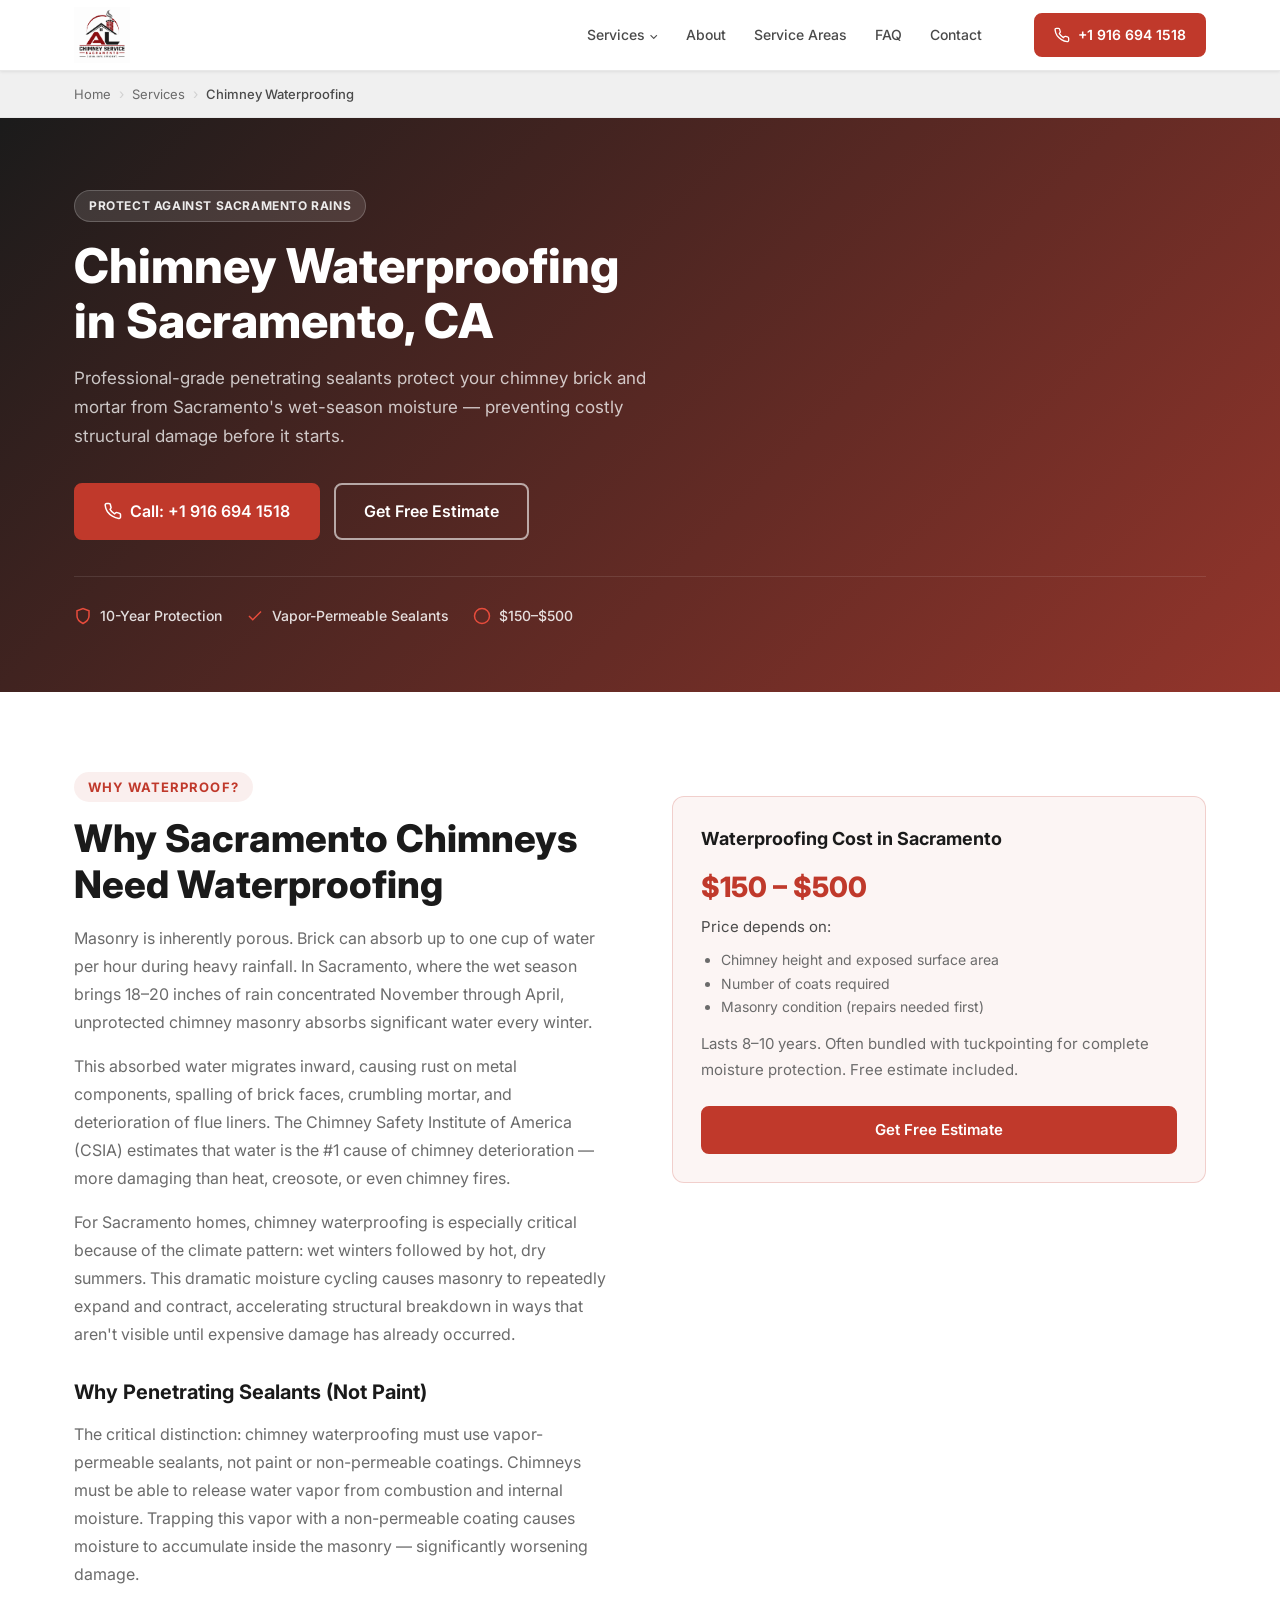
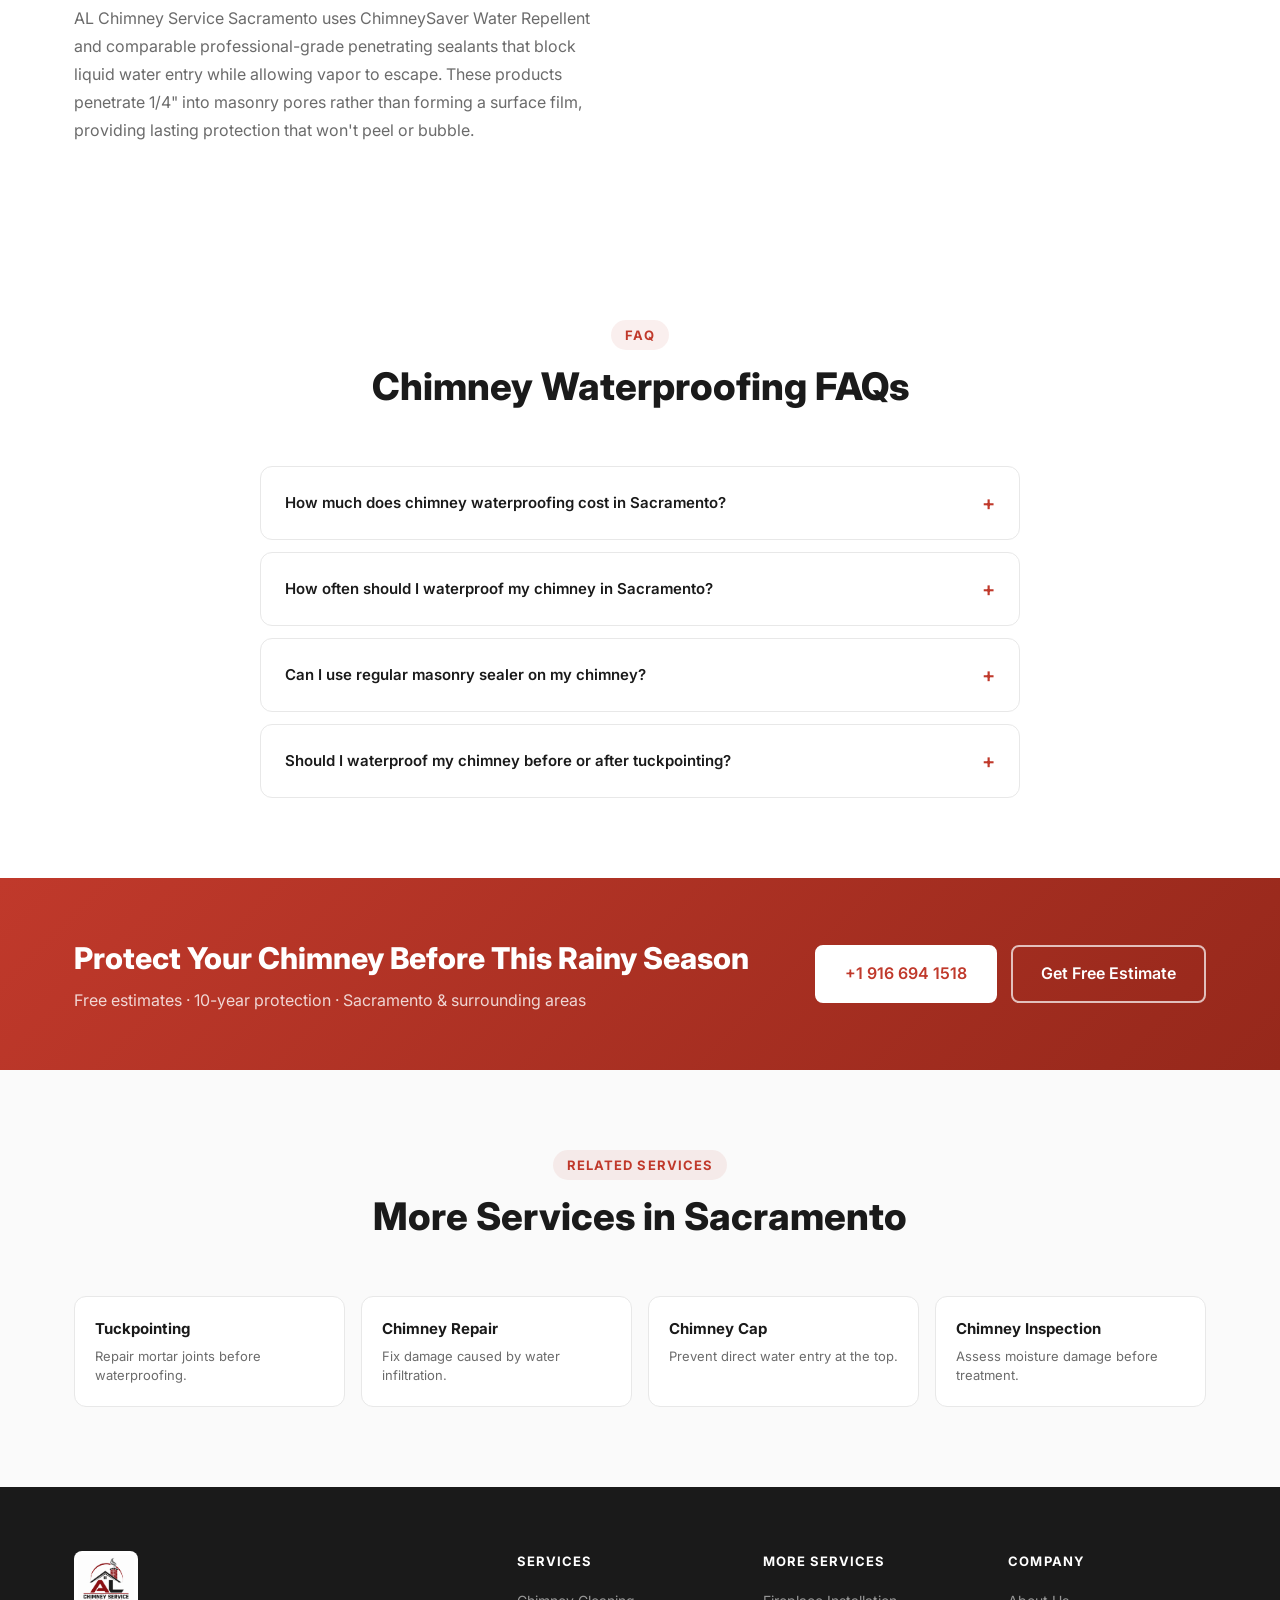
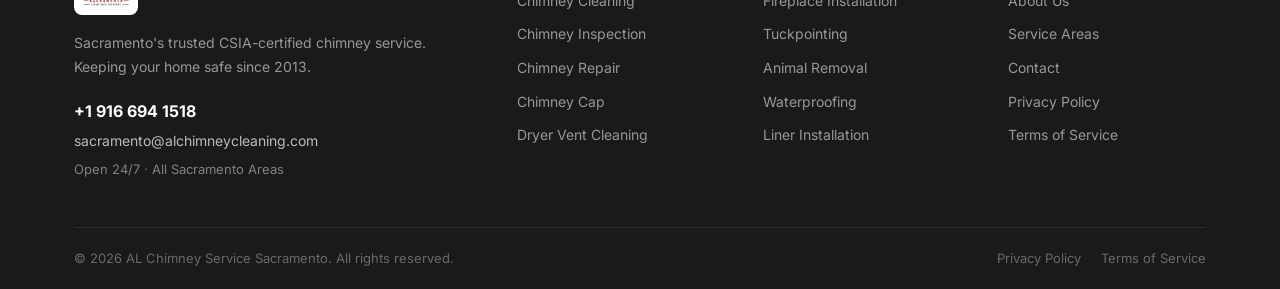
<file: services/chimney-waterproofing.html>
<!DOCTYPE html>
<html lang="en">
<head>
  <meta charset="UTF-8" />
  <meta name="viewport" content="width=device-width, initial-scale=1.0" />
  <title>Chimney Waterproofing Sacramento, CA | Moisture Protection | AL Chimney Service</title>
  <meta name="description" content="Professional chimney waterproofing in Sacramento, CA. Protect brick & mortar from Sacramento's rainy season moisture damage. CSIA-certified. Penetrating sealants. Call +1 916 694 1518." />
  <meta name="keywords" content="chimney waterproofing Sacramento, chimney sealing Sacramento, chimney moisture protection Sacramento, waterproof chimney Sacramento CA" />
  <meta name="robots" content="index, follow" />
  <meta name="author" content="AL Chimney Service Sacramento" />
  <link rel="canonical" href="https://sacramento-chimney.vercel.app/services/chimney-waterproofing" />
  <meta property="og:type" content="website" />
  <meta property="og:title" content="Chimney Waterproofing Sacramento | AL Chimney Service" />
  <meta property="og:description" content="Professional chimney waterproofing in Sacramento. Penetrating sealants protect brick & mortar from winter moisture. CSIA-certified. Free estimates." />
  <meta property="og:url" content="https://sacramento-chimney.vercel.app/services/chimney-waterproofing" />
  <meta name="geo.region" content="US-CA" />
  <meta name="geo.placename" content="Sacramento, California" />
  <meta name="geo.position" content="38.5816;-121.4944" />
  <meta name="ICBM" content="38.5816, -121.4944" />
  <script type="application/ld+json">{"@context":"https://schema.org","@type":"Service","serviceType":"Chimney Waterproofing","name":"Chimney Waterproofing Sacramento","description":"Professional chimney waterproofing service in Sacramento, CA using penetrating vapor-permeable sealants to protect brick and mortar from moisture damage during Sacramento's rainy season.","provider":{"@type":"LocalBusiness","name":"AL Chimney Service Sacramento","telephone":"+19166941518","url":"https://sacramento-chimney.vercel.app/","address":{"@type":"PostalAddress","addressLocality":"Sacramento","addressRegion":"CA","addressCountry":"US"}},"areaServed":{"@type":"City","name":"Sacramento"},"offers":{"@type":"Offer","priceRange":"$150-$500","priceCurrency":"USD"}}</script>
  <script type="application/ld+json">{"@context":"https://schema.org","@type":"BreadcrumbList","itemListElement":[{"@type":"ListItem","position":1,"name":"Home","item":"https://sacramento-chimney.vercel.app/"},{"@type":"ListItem","position":2,"name":"Services","item":"https://sacramento-chimney.vercel.app/#services"},{"@type":"ListItem","position":3,"name":"Chimney Waterproofing","item":"https://sacramento-chimney.vercel.app/services/chimney-waterproofing"}]}</script>
  <script type="application/ld+json">{"@context":"https://schema.org","@type":"FAQPage","mainEntity":[{"@type":"Question","name":"How much does chimney waterproofing cost in Sacramento?","acceptedAnswer":{"@type":"Answer","text":"Chimney waterproofing in Sacramento costs $150–$500 depending on chimney size and height. The treatment uses professional-grade penetrating sealants applied to the exterior masonry. AL Chimney Service provides free estimates and often bundles waterproofing with tuckpointing for comprehensive protection."}},{"@type":"Question","name":"How often should a chimney be waterproofed in Sacramento?","acceptedAnswer":{"@type":"Answer","text":"Professional chimney waterproofing with quality sealants (ChimneySaver or similar) lasts 10 years in Sacramento's climate. We recommend reapplication every 8–10 years, or sooner if you notice water entry signs like efflorescence or interior moisture after rainfall."}},{"@type":"Question","name":"What kind of sealant is used for chimney waterproofing?","acceptedAnswer":{"@type":"Answer","text":"AL Chimney Service uses 100% vapor-permeable penetrating sealants such as ChimneySaver Water Repellent. These sealants penetrate into the masonry pores and repel liquid water while allowing water vapor to escape — critical for chimneys, which must vent moisture from inside the home. Paint or non-permeable sealants trap moisture and accelerate damage."}},{"@type":"Question","name":"Why does Sacramento's climate make chimney waterproofing important?","acceptedAnswer":{"@type":"Answer","text":"Sacramento receives 18–20 inches of rain annually, concentrated in the November–April wet season. Brick and mortar are porous and absorb this rainwater, which then causes rust, masonry deterioration, and liner damage as it migrates inward. The subsequent hot, dry Sacramento summers cause rapid drying that creates freeze-thaw-like stress cycles even without freezing."}}]}</script>
    <link rel="icon" href="../favicon.ico" />
  <link rel="apple-touch-icon" href="../apple-touch-icon.png" />
<link rel="stylesheet" href="../styles.css" />
  <link rel="preconnect" href="https://fonts.googleapis.com" />
  <link href="https://fonts.googleapis.com/css2?family=Inter:wght@400;500;600;700;800&display=swap" rel="stylesheet" />
</head>
<body>

  <header class="header" id="header">
    <div class="container header-inner">
      <a href="/" class="logo"><img src="../logo.png" alt="AL Chimney Service Sacramento" class="logo-img" /></a>
      <nav class="nav" id="nav"><ul class="nav-list"><li class="nav-item has-dropdown"><a href="/#services" class="nav-link">Services <span class="arrow">&#8964;</span></a><ul class="dropdown"><li><a href="/services/chimney-cleaning">Chimney Cleaning</a></li><li><a href="/services/chimney-inspection">Chimney Inspection</a></li><li><a href="/services/chimney-repair">Chimney Repair</a></li><li><a href="/services/chimney-cap-installation">Chimney Cap Installation</a></li><li><a href="/services/chimney-liner-installation">Chimney Liner Installation</a></li><li><a href="/services/fireplace-installation">Fireplace Installation</a></li><li><a href="/services/dryer-vent-cleaning">Dryer Vent Cleaning</a></li><li><a href="/services/tuckpointing-masonry">Tuckpointing & Masonry</a></li><li><a href="/services/animal-removal">Animal Removal</a></li><li><a href="/services/chimney-waterproofing">Waterproofing</a></li></ul></li><li class="nav-item"><a href="/#about" class="nav-link">About</a></li><li class="nav-item"><a href="/#areas" class="nav-link">Service Areas</a></li><li class="nav-item"><a href="/#faq" class="nav-link">FAQ</a></li><li class="nav-item"><a href="/#contact" class="nav-link">Contact</a></li></ul></nav>
      <a href="tel:+19166941518" class="btn btn-primary header-cta"><svg width="16" height="16" viewBox="0 0 24 24" fill="none" stroke="currentColor" stroke-width="2"><path d="M22 16.92v3a2 2 0 0 1-2.18 2 19.79 19.79 0 0 1-8.63-3.07A19.5 19.5 0 0 1 4.69 13a19.79 19.79 0 0 1-3.07-8.67A2 2 0 0 1 3.6 2h3a2 2 0 0 1 2 1.72c.127.96.361 1.903.7 2.81a2 2 0 0 1-.45 2.11L8.09 9.91a16 16 0 0 0 6 6l1.27-1.27a2 2 0 0 1 2.11-.45c.907.339 1.85.573 2.81.7A2 2 0 0 1 22 16.92z"></path></svg>+1 916 694 1518</a>
      <button class="menu-toggle" id="menuToggle" aria-label="Toggle menu"><span></span><span></span><span></span></button>
    </div>
  </header>

  <nav class="breadcrumb-nav" aria-label="breadcrumb"><div class="container"><ol class="breadcrumb"><li><a href="/">Home</a></li><li><span class="breadcrumb-sep">›</span></li><li><a href="/#services">Services</a></li><li><span class="breadcrumb-sep">›</span></li><li>Chimney Waterproofing</li></ol></div></nav>

  <section class="service-hero">
    <div class="container service-hero-content">
      <div class="service-hero-badge">Protect Against Sacramento Rains</div>
      <h1>Chimney Waterproofing<br/>in Sacramento, CA</h1>
      <p class="service-hero-subtitle">Professional-grade penetrating sealants protect your chimney brick and mortar from Sacramento's wet-season moisture — preventing costly structural damage before it starts.</p>
      <div class="service-hero-actions">
        <a href="tel:+19166941518" class="btn btn-primary btn-lg"><svg width="18" height="18" viewBox="0 0 24 24" fill="none" stroke="currentColor" stroke-width="2"><path d="M22 16.92v3a2 2 0 0 1-2.18 2 19.79 19.79 0 0 1-8.63-3.07A19.5 19.5 0 0 1 4.69 13a19.79 19.79 0 0 1-3.07-8.67A2 2 0 0 1 3.6 2h3a2 2 0 0 1 2 1.72c.127.96.361 1.903.7 2.81a2 2 0 0 1-.45 2.11L8.09 9.91a16 16 0 0 0 6 6l1.27-1.27a2 2 0 0 1 2.11-.45c.907.339 1.85.573 2.81.7A2 2 0 0 1 22 16.92z"></path></svg>Call: +1 916 694 1518</a>
        <a href="/#contact" class="btn btn-outline btn-lg">Get Free Estimate</a>
      </div>
      <div class="service-hero-trust">
        <div class="trust-item"><svg width="18" height="18" viewBox="0 0 24 24" fill="none" stroke="currentColor" stroke-width="2"><path d="M12 22s8-4 8-10V5l-8-3-8 3v7c0 6 8 10 8 10z"/></svg><span>10-Year Protection</span></div>
        <div class="trust-item"><svg width="18" height="18" viewBox="0 0 24 24" fill="none" stroke="currentColor" stroke-width="2"><polyline points="20 6 9 17 4 12"/></svg><span>Vapor-Permeable Sealants</span></div>
        <div class="trust-item"><svg width="18" height="18" viewBox="0 0 24 24" fill="none" stroke="currentColor" stroke-width="2"><circle cx="12" cy="12" r="10"/></svg><span>$150–$500</span></div>
      </div>
    </div>
  </section>

  <section class="section content-section">
    <div class="container">
      <div class="content-grid">
        <div class="content-body">
          <span class="section-tag">Why Waterproof?</span>
          <h2 class="section-title" style="text-align:left;">Why Sacramento Chimneys Need Waterproofing</h2>
          <p>Masonry is inherently porous. Brick can absorb up to one cup of water per hour during heavy rainfall. In Sacramento, where the wet season brings 18–20 inches of rain concentrated November through April, unprotected chimney masonry absorbs significant water every winter.</p>
          <p>This absorbed water migrates inward, causing rust on metal components, spalling of brick faces, crumbling mortar, and deterioration of flue liners. The Chimney Safety Institute of America (CSIA) estimates that water is the #1 cause of chimney deterioration — more damaging than heat, creosote, or even chimney fires.</p>
          <p>For Sacramento homes, chimney waterproofing is especially critical because of the climate pattern: wet winters followed by hot, dry summers. This dramatic moisture cycling causes masonry to repeatedly expand and contract, accelerating structural breakdown in ways that aren't visible until expensive damage has already occurred.</p>
          <h3>Why Penetrating Sealants (Not Paint)</h3>
          <p>The critical distinction: chimney waterproofing must use vapor-permeable sealants, not paint or non-permeable coatings. Chimneys must be able to release water vapor from combustion and internal moisture. Trapping this vapor with a non-permeable coating causes moisture to accumulate inside the masonry — significantly worsening damage.</p>
          <p>AL Chimney Service Sacramento uses ChimneySaver Water Repellent and comparable professional-grade penetrating sealants that block liquid water entry while allowing vapor to escape. These products penetrate 1/4" into masonry pores rather than forming a surface film, providing lasting protection that won't peel or bubble.</p>
        </div>
        <div>
          <div class="pricing-box">
            <h3>Waterproofing Cost in Sacramento</h3>
            <div class="pricing-range">$150 – $500</div>
            <p>Price depends on:</p>
            <ul style="list-style:disc;padding-left:20px;color:#6B6B6B;font-size:14px;line-height:1.7;">
              <li>Chimney height and exposed surface area</li>
              <li>Number of coats required</li>
              <li>Masonry condition (repairs needed first)</li>
            </ul>
            <p class="pricing-note" style="margin-top:12px;">Lasts 8–10 years. Often bundled with tuckpointing for complete moisture protection. Free estimate included.</p>
            <a href="tel:+19166941518" class="btn btn-primary" style="margin-top:16px;width:100%;justify-content:center;">Get Free Estimate</a>
          </div>
        </div>
      </div>
    </div>
  </section>

  <section class="section faq">
    <div class="container">
      <div class="section-header"><span class="section-tag">FAQ</span><h2 class="section-title">Chimney Waterproofing FAQs</h2></div>
      <div class="faq-list">
        <details class="faq-item"><summary class="faq-question">How much does chimney waterproofing cost in Sacramento?<span class="faq-icon">+</span></summary><div class="faq-answer"><p>Chimney waterproofing in Sacramento costs $150–$500 depending on chimney size and condition. The treatment is one of the most cost-effective investments for Sacramento homeowners — preventing thousands of dollars in moisture damage. We provide free estimates and often bundle waterproofing with tuckpointing.</p></div></details>
        <details class="faq-item"><summary class="faq-question">How often should I waterproof my chimney in Sacramento?<span class="faq-icon">+</span></summary><div class="faq-answer"><p>Professional-grade chimney waterproofing lasts 8–10 years in Sacramento's climate. We recommend reapplication every 8–10 years as part of regular chimney maintenance, or sooner if you notice signs of water infiltration like efflorescence, interior moisture, or rust on metal components.</p></div></details>
        <details class="faq-item"><summary class="faq-question">Can I use regular masonry sealer on my chimney?<span class="faq-icon">+</span></summary><div class="faq-answer"><p>No. Regular masonry sealers and paints are not vapor-permeable — they trap moisture inside the chimney structure, making damage worse. Only use products specifically formulated for chimneys that allow water vapor transmission while blocking liquid water. AL Chimney Service uses ChimneySaver and similar CSIA-recommended professional products.</p></div></details>
        <details class="faq-item"><summary class="faq-question">Should I waterproof my chimney before or after tuckpointing?<span class="faq-icon">+</span></summary><div class="faq-answer"><p>Tuckpointing must be completed before waterproofing. New mortar needs to cure for at least 7 days before sealant is applied. We commonly perform both services together — tuckpoint deteriorated joints, allow to cure, then apply waterproof treatment for comprehensive, long-lasting protection.</p></div></details>
      </div>
    </div>
  </section>

  <section class="cta-banner"><div class="container cta-inner"><div class="cta-text"><h2>Protect Your Chimney Before This Rainy Season</h2><p>Free estimates · 10-year protection · Sacramento & surrounding areas</p></div><div class="cta-actions"><a href="tel:+19166941518" class="btn btn-white btn-lg">+1 916 694 1518</a><a href="/#contact" class="btn btn-outline-white btn-lg">Get Free Estimate</a></div></div></section>

  <section class="section related-services"><div class="container"><div class="section-header"><span class="section-tag">Related Services</span><h2 class="section-title">More Services in Sacramento</h2></div><div class="related-grid"><a href="/services/tuckpointing-masonry" class="related-card"><h4>Tuckpointing</h4><p>Repair mortar joints before waterproofing.</p></a><a href="/services/chimney-repair" class="related-card"><h4>Chimney Repair</h4><p>Fix damage caused by water infiltration.</p></a><a href="/services/chimney-cap-installation" class="related-card"><h4>Chimney Cap</h4><p>Prevent direct water entry at the top.</p></a><a href="/services/chimney-inspection" class="related-card"><h4>Chimney Inspection</h4><p>Assess moisture damage before treatment.</p></a></div></div></section>

  <footer class="footer"><div class="container"><div class="footer-grid"><div class="footer-brand"><a href="/" class="logo"><img src="../logo.png" alt="AL Chimney Service Sacramento" class="logo-img" /></a><p>Sacramento's trusted CSIA-certified chimney service. Keeping your home safe since 2013.</p><div class="footer-contact"><a href="tel:+19166941518"><strong>+1 916 694 1518</strong></a><a href="mailto:sacramento@alchimneycleaning.com">sacramento@alchimneycleaning.com</a><span>Open 24/7 · All Sacramento Areas</span></div></div><div class="footer-links"><h4>Services</h4><ul><li><a href="/services/chimney-cleaning">Chimney Cleaning</a></li><li><a href="/services/chimney-inspection">Chimney Inspection</a></li><li><a href="/services/chimney-repair">Chimney Repair</a></li><li><a href="/services/chimney-cap-installation">Chimney Cap</a></li><li><a href="/services/dryer-vent-cleaning">Dryer Vent Cleaning</a></li></ul></div><div class="footer-links"><h4>More Services</h4><ul><li><a href="/services/fireplace-installation">Fireplace Installation</a></li><li><a href="/services/tuckpointing-masonry">Tuckpointing</a></li><li><a href="/services/animal-removal">Animal Removal</a></li><li><a href="/services/chimney-waterproofing">Waterproofing</a></li><li><a href="/services/chimney-liner-installation">Liner Installation</a></li></ul></div><div class="footer-links"><h4>Company</h4><ul><li><a href="/#about">About Us</a></li><li><a href="/#areas">Service Areas</a></li><li><a href="/#contact">Contact</a></li><li><a href="/privacy-policy">Privacy Policy</a></li><li><a href="/terms-of-service">Terms of Service</a></li></ul></div></div><div class="footer-bottom"><p>&copy; 2026 AL Chimney Service Sacramento. All rights reserved.</p><div class="footer-legal"><a href="/privacy-policy">Privacy Policy</a><a href="/terms-of-service">Terms of Service</a></div></div></div></footer>
  <script src="../script.js"></script>
</body>
</html>
</file>
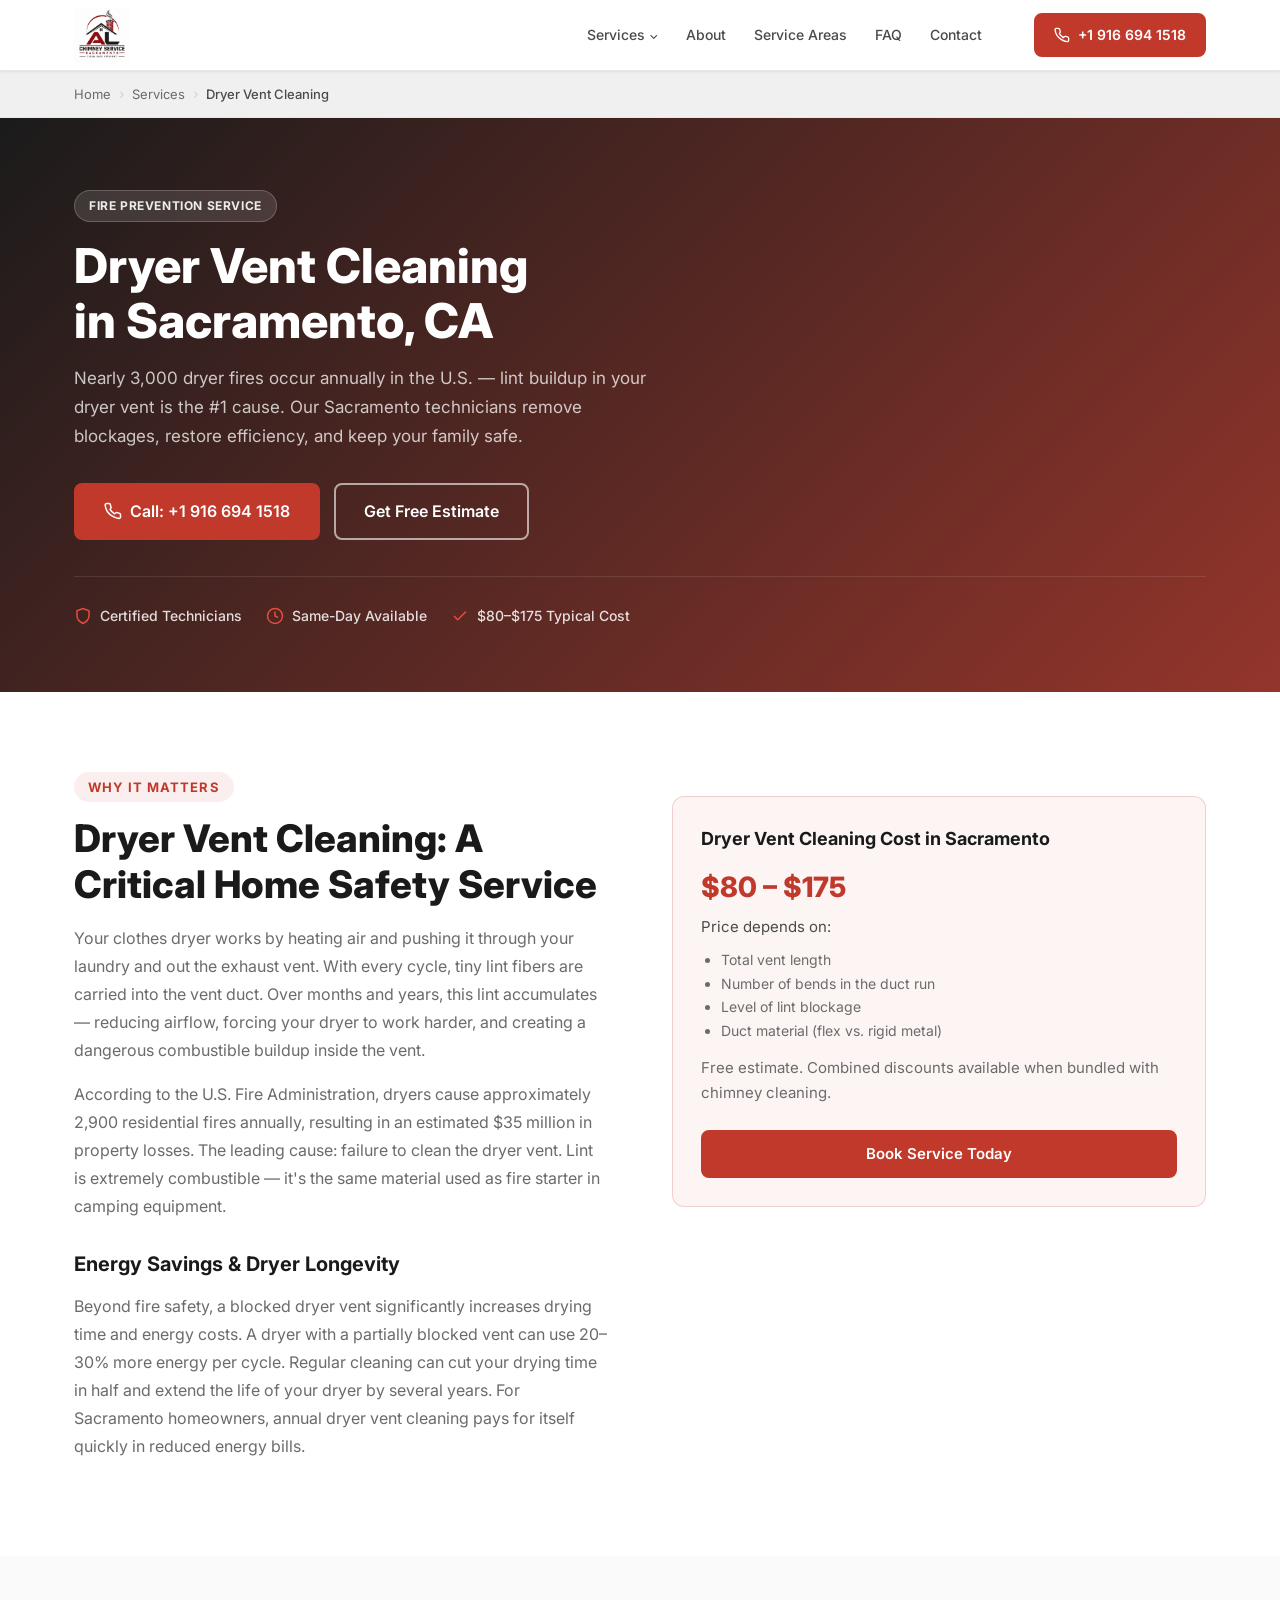
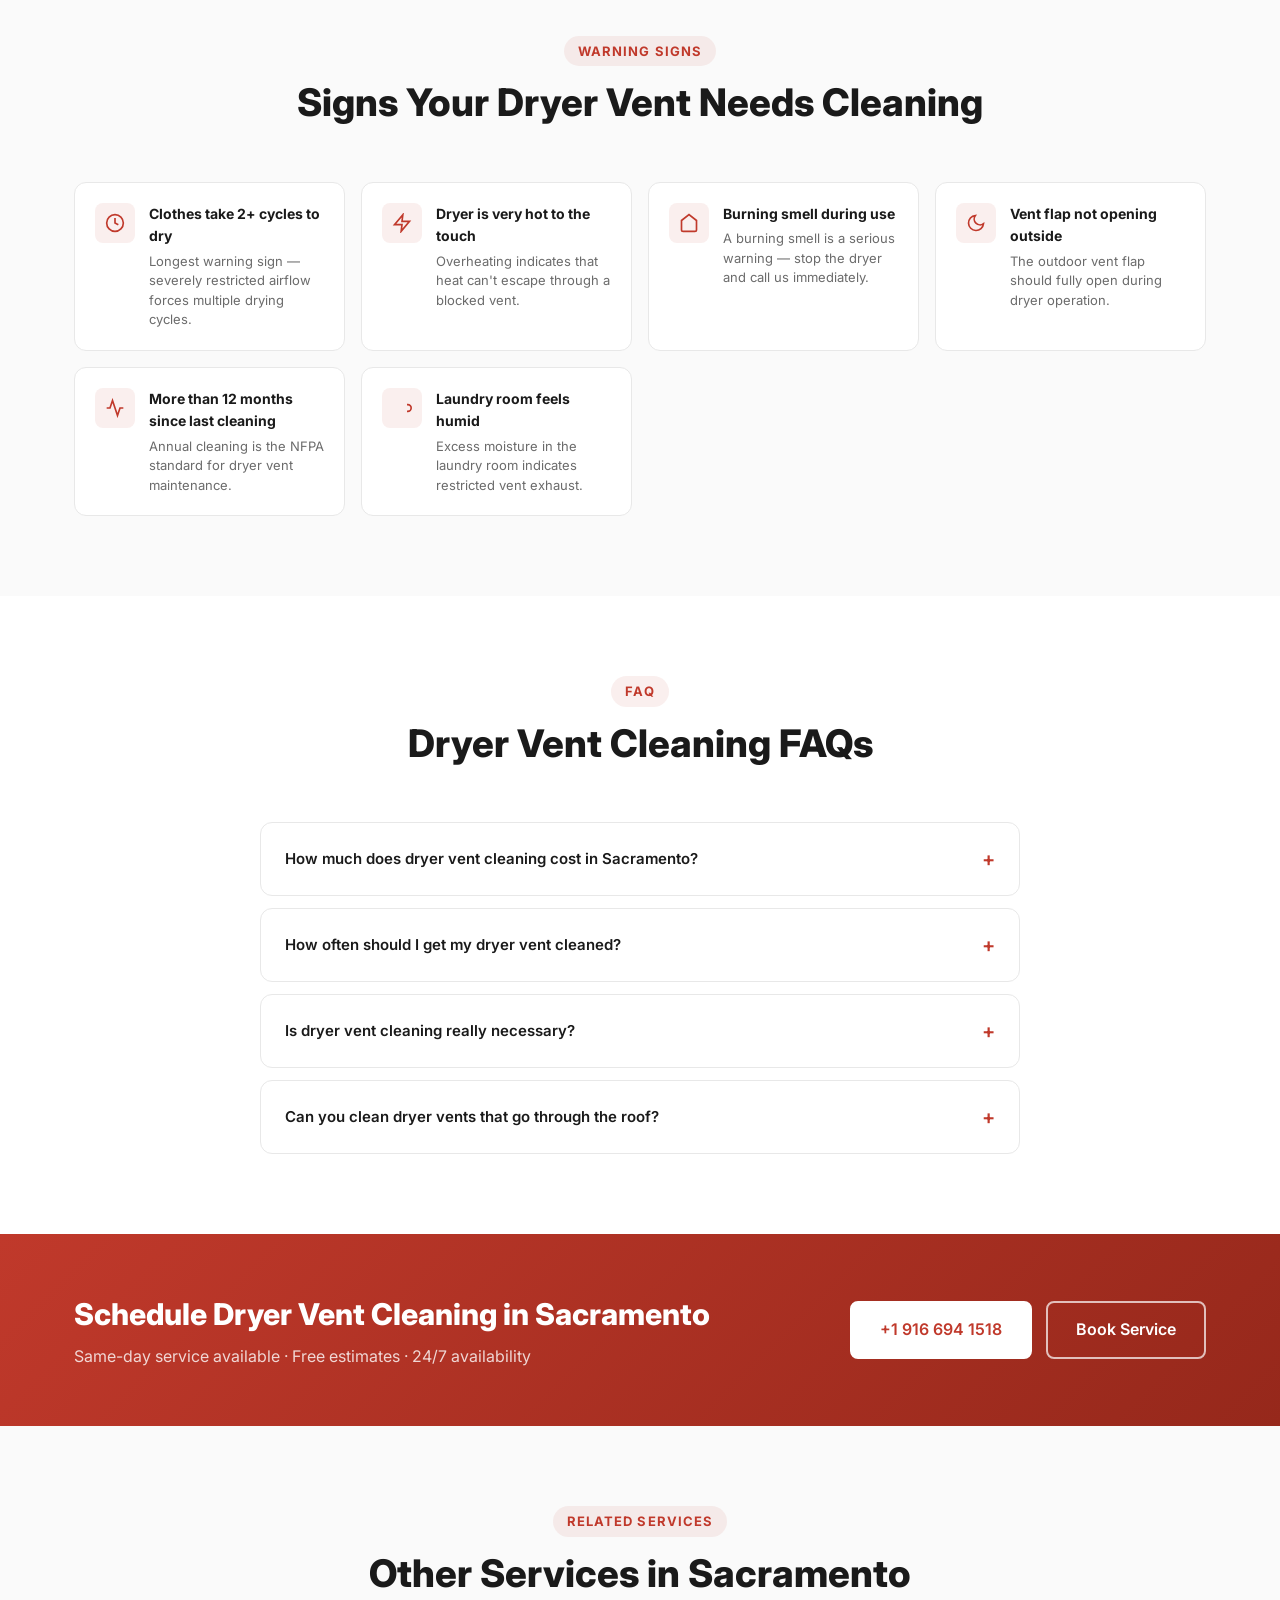
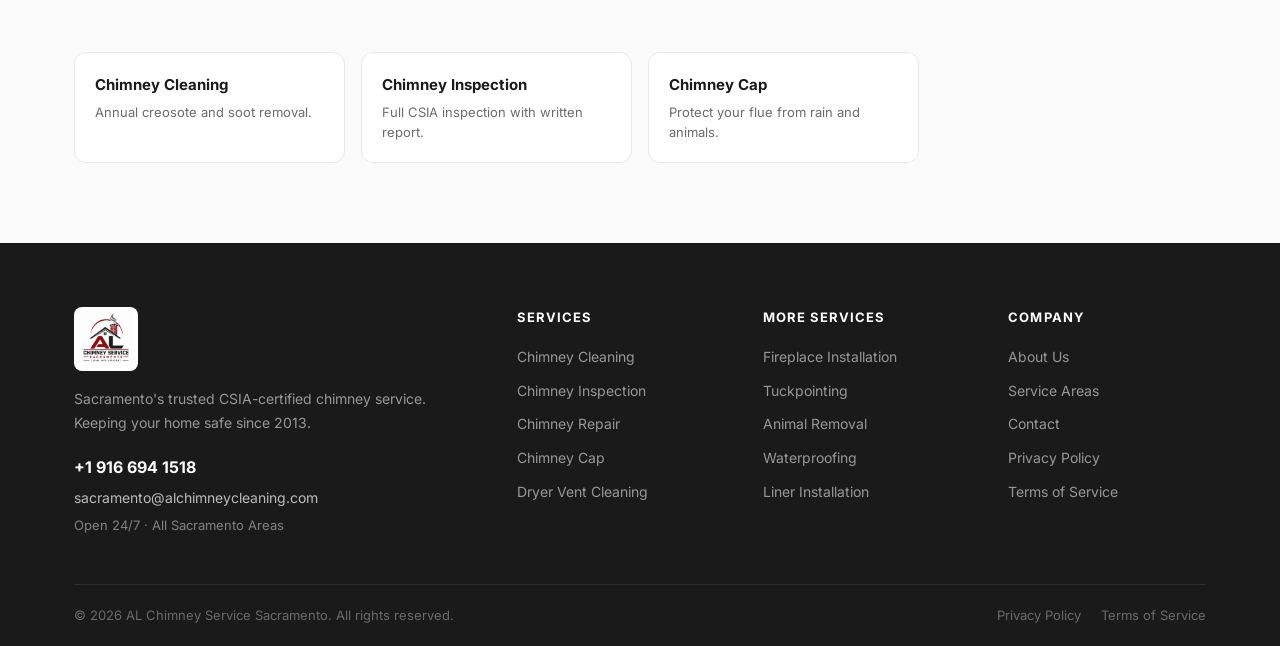
<file: services/dryer-vent-cleaning.html>
<!DOCTYPE html>
<html lang="en">
<head>
  <meta charset="UTF-8" />
  <meta name="viewport" content="width=device-width, initial-scale=1.0" />
  <title>Dryer Vent Cleaning Sacramento, CA | Lint Removal & Fire Prevention | AL Chimney</title>
  <meta name="description" content="Professional dryer vent cleaning in Sacramento, CA. Remove dangerous lint buildup, reduce fire risk, and restore dryer efficiency. CSIA-certified. Call +1 916 694 1518 for same-day service." />
  <meta name="keywords" content="dryer vent cleaning Sacramento, dryer vent cleaning cost Sacramento, dryer lint removal Sacramento, dryer vent service Sacramento CA" />
  <meta name="robots" content="index, follow" />
  <meta name="author" content="AL Chimney Service Sacramento" />
  <link rel="canonical" href="https://sacramento-chimney.vercel.app/services/dryer-vent-cleaning" />
  <meta property="og:type" content="website" />
  <meta property="og:title" content="Dryer Vent Cleaning Sacramento | AL Chimney Service" />
  <meta property="og:description" content="Professional dryer vent cleaning in Sacramento. Remove lint buildup, prevent house fires, restore efficiency. Certified technicians. Free estimates." />
  <meta property="og:url" content="https://sacramento-chimney.vercel.app/services/dryer-vent-cleaning" />
  <meta name="geo.region" content="US-CA" />
  <meta name="geo.placename" content="Sacramento, California" />
  <meta name="geo.position" content="38.5816;-121.4944" />
  <meta name="ICBM" content="38.5816, -121.4944" />
  <script type="application/ld+json">{"@context":"https://schema.org","@type":"Service","serviceType":"Dryer Vent Cleaning","name":"Dryer Vent Cleaning Sacramento","description":"Professional dryer vent cleaning service in Sacramento, CA. Removes dangerous lint buildup from dryer exhaust systems to prevent house fires and restore dryer efficiency.","provider":{"@type":"LocalBusiness","name":"AL Chimney Service Sacramento","telephone":"+19166941518","url":"https://sacramento-chimney.vercel.app/","address":{"@type":"PostalAddress","addressLocality":"Sacramento","addressRegion":"CA","addressCountry":"US"}},"areaServed":{"@type":"City","name":"Sacramento"},"offers":{"@type":"Offer","priceRange":"$80-$175","priceCurrency":"USD"}}</script>
  <script type="application/ld+json">{"@context":"https://schema.org","@type":"BreadcrumbList","itemListElement":[{"@type":"ListItem","position":1,"name":"Home","item":"https://sacramento-chimney.vercel.app/"},{"@type":"ListItem","position":2,"name":"Services","item":"https://sacramento-chimney.vercel.app/#services"},{"@type":"ListItem","position":3,"name":"Dryer Vent Cleaning","item":"https://sacramento-chimney.vercel.app/services/dryer-vent-cleaning"}]}</script>
  <script type="application/ld+json">{"@context":"https://schema.org","@type":"FAQPage","mainEntity":[{"@type":"Question","name":"How much does dryer vent cleaning cost in Sacramento?","acceptedAnswer":{"@type":"Answer","text":"Dryer vent cleaning in Sacramento typically costs $80–$175. Price depends on vent length, number of bends, and degree of blockage. AL Chimney Service provides free estimates for all Sacramento area homes."}},{"@type":"Question","name":"How often should I clean my dryer vent in Sacramento?","acceptedAnswer":{"@type":"Answer","text":"The National Fire Protection Association recommends dryer vent cleaning at least once per year. Homes with multiple people or frequent laundry use should clean every 6 months. Longer vent runs or older flex ducts require more frequent cleaning."}},{"@type":"Question","name":"What are signs my dryer vent needs cleaning?","acceptedAnswer":{"@type":"Answer","text":"Signs your dryer vent needs cleaning: clothes take more than one cycle to dry, dryer is hot to the touch, burning smell during operation, vent flap outside doesn't open fully during use, or more than 12 months since last cleaning."}},{"@type":"Question","name":"Can a clogged dryer vent cause a fire?","acceptedAnswer":{"@type":"Answer","text":"Yes. The U.S. Fire Administration reports nearly 3,000 dryer fires annually, causing 5 deaths, 100 injuries, and $35 million in property damage each year. Lint is highly combustible. The leading cause of these fires is failure to clean the dryer vent."}},{"@type":"Question","name":"How long does dryer vent cleaning take?","acceptedAnswer":{"@type":"Answer","text":"Most dryer vent cleanings in Sacramento take 45–90 minutes. Longer vent runs or severely blocked vents may take slightly longer. Our technicians restore full airflow in a single visit."}}]}</script>
    <link rel="icon" href="../favicon.ico" />
  <link rel="apple-touch-icon" href="../apple-touch-icon.png" />
<link rel="stylesheet" href="../styles.css" />
  <link rel="preconnect" href="https://fonts.googleapis.com" />
  <link href="https://fonts.googleapis.com/css2?family=Inter:wght@400;500;600;700;800&display=swap" rel="stylesheet" />
</head>
<body>

  <header class="header" id="header">
    <div class="container header-inner">
      <a href="/" class="logo"><img src="../logo.png" alt="AL Chimney Service Sacramento" class="logo-img" /></a>
      <nav class="nav" id="nav"><ul class="nav-list"><li class="nav-item has-dropdown"><a href="/#services" class="nav-link">Services <span class="arrow">&#8964;</span></a><ul class="dropdown"><li><a href="/services/chimney-cleaning">Chimney Cleaning</a></li><li><a href="/services/chimney-inspection">Chimney Inspection</a></li><li><a href="/services/chimney-repair">Chimney Repair</a></li><li><a href="/services/chimney-cap-installation">Chimney Cap Installation</a></li><li><a href="/services/chimney-liner-installation">Chimney Liner Installation</a></li><li><a href="/services/fireplace-installation">Fireplace Installation</a></li><li><a href="/services/dryer-vent-cleaning">Dryer Vent Cleaning</a></li><li><a href="/services/tuckpointing-masonry">Tuckpointing & Masonry</a></li><li><a href="/services/animal-removal">Animal Removal</a></li><li><a href="/services/chimney-waterproofing">Waterproofing</a></li></ul></li><li class="nav-item"><a href="/#about" class="nav-link">About</a></li><li class="nav-item"><a href="/#areas" class="nav-link">Service Areas</a></li><li class="nav-item"><a href="/#faq" class="nav-link">FAQ</a></li><li class="nav-item"><a href="/#contact" class="nav-link">Contact</a></li></ul></nav>
      <a href="tel:+19166941518" class="btn btn-primary header-cta"><svg width="16" height="16" viewBox="0 0 24 24" fill="none" stroke="currentColor" stroke-width="2"><path d="M22 16.92v3a2 2 0 0 1-2.18 2 19.79 19.79 0 0 1-8.63-3.07A19.5 19.5 0 0 1 4.69 13a19.79 19.79 0 0 1-3.07-8.67A2 2 0 0 1 3.6 2h3a2 2 0 0 1 2 1.72c.127.96.361 1.903.7 2.81a2 2 0 0 1-.45 2.11L8.09 9.91a16 16 0 0 0 6 6l1.27-1.27a2 2 0 0 1 2.11-.45c.907.339 1.85.573 2.81.7A2 2 0 0 1 22 16.92z"></path></svg>+1 916 694 1518</a>
      <button class="menu-toggle" id="menuToggle" aria-label="Toggle menu"><span></span><span></span><span></span></button>
    </div>
  </header>

  <nav class="breadcrumb-nav" aria-label="breadcrumb"><div class="container"><ol class="breadcrumb"><li><a href="/">Home</a></li><li><span class="breadcrumb-sep">›</span></li><li><a href="/#services">Services</a></li><li><span class="breadcrumb-sep">›</span></li><li>Dryer Vent Cleaning</li></ol></div></nav>

  <section class="service-hero">
    <div class="container service-hero-content">
      <div class="service-hero-badge">Fire Prevention Service</div>
      <h1>Dryer Vent Cleaning<br/>in Sacramento, CA</h1>
      <p class="service-hero-subtitle">Nearly 3,000 dryer fires occur annually in the U.S. — lint buildup in your dryer vent is the #1 cause. Our Sacramento technicians remove blockages, restore efficiency, and keep your family safe.</p>
      <div class="service-hero-actions">
        <a href="tel:+19166941518" class="btn btn-primary btn-lg"><svg width="18" height="18" viewBox="0 0 24 24" fill="none" stroke="currentColor" stroke-width="2"><path d="M22 16.92v3a2 2 0 0 1-2.18 2 19.79 19.79 0 0 1-8.63-3.07A19.5 19.5 0 0 1 4.69 13a19.79 19.79 0 0 1-3.07-8.67A2 2 0 0 1 3.6 2h3a2 2 0 0 1 2 1.72c.127.96.361 1.903.7 2.81a2 2 0 0 1-.45 2.11L8.09 9.91a16 16 0 0 0 6 6l1.27-1.27a2 2 0 0 1 2.11-.45c.907.339 1.85.573 2.81.7A2 2 0 0 1 22 16.92z"></path></svg>Call: +1 916 694 1518</a>
        <a href="/#contact" class="btn btn-outline btn-lg">Get Free Estimate</a>
      </div>
      <div class="service-hero-trust">
        <div class="trust-item"><svg width="18" height="18" viewBox="0 0 24 24" fill="none" stroke="currentColor" stroke-width="2"><path d="M12 22s8-4 8-10V5l-8-3-8 3v7c0 6 8 10 8 10z"/></svg><span>Certified Technicians</span></div>
        <div class="trust-item"><svg width="18" height="18" viewBox="0 0 24 24" fill="none" stroke="currentColor" stroke-width="2"><circle cx="12" cy="12" r="10"/><polyline points="12 6 12 12 16 14"/></svg><span>Same-Day Available</span></div>
        <div class="trust-item"><svg width="18" height="18" viewBox="0 0 24 24" fill="none" stroke="currentColor" stroke-width="2"><polyline points="20 6 9 17 4 12"/></svg><span>$80–$175 Typical Cost</span></div>
      </div>
    </div>
  </section>

  <section class="section content-section">
    <div class="container">
      <div class="content-grid">
        <div class="content-body">
          <span class="section-tag">Why It Matters</span>
          <h2 class="section-title" style="text-align:left;">Dryer Vent Cleaning: A Critical Home Safety Service</h2>
          <p>Your clothes dryer works by heating air and pushing it through your laundry and out the exhaust vent. With every cycle, tiny lint fibers are carried into the vent duct. Over months and years, this lint accumulates — reducing airflow, forcing your dryer to work harder, and creating a dangerous combustible buildup inside the vent.</p>
          <p>According to the U.S. Fire Administration, dryers cause approximately 2,900 residential fires annually, resulting in an estimated $35 million in property losses. The leading cause: failure to clean the dryer vent. Lint is extremely combustible — it's the same material used as fire starter in camping equipment.</p>
          <h3>Energy Savings & Dryer Longevity</h3>
          <p>Beyond fire safety, a blocked dryer vent significantly increases drying time and energy costs. A dryer with a partially blocked vent can use 20–30% more energy per cycle. Regular cleaning can cut your drying time in half and extend the life of your dryer by several years. For Sacramento homeowners, annual dryer vent cleaning pays for itself quickly in reduced energy bills.</p>
        </div>
        <div>
          <div class="pricing-box">
            <h3>Dryer Vent Cleaning Cost in Sacramento</h3>
            <div class="pricing-range">$80 – $175</div>
            <p>Price depends on:</p>
            <ul style="list-style:disc;padding-left:20px;color:#6B6B6B;font-size:14px;line-height:1.7;">
              <li>Total vent length</li>
              <li>Number of bends in the duct run</li>
              <li>Level of lint blockage</li>
              <li>Duct material (flex vs. rigid metal)</li>
            </ul>
            <p class="pricing-note" style="margin-top:12px;">Free estimate. Combined discounts available when bundled with chimney cleaning.</p>
            <a href="tel:+19166941518" class="btn btn-primary" style="margin-top:16px;width:100%;justify-content:center;">Book Service Today</a>
          </div>
        </div>
      </div>
    </div>
  </section>

  <section class="section content-section gray">
    <div class="container">
      <div class="section-header"><span class="section-tag">Warning Signs</span><h2 class="section-title">Signs Your Dryer Vent Needs Cleaning</h2></div>
      <div class="signs-grid">
        <div class="sign-item"><div class="sign-icon"><svg width="20" height="20" viewBox="0 0 24 24" fill="none" stroke="currentColor" stroke-width="2"><circle cx="12" cy="12" r="10"/><polyline points="12 6 12 12 16 14"/></svg></div><div><h4>Clothes take 2+ cycles to dry</h4><p>Longest warning sign — severely restricted airflow forces multiple drying cycles.</p></div></div>
        <div class="sign-item"><div class="sign-icon"><svg width="20" height="20" viewBox="0 0 24 24" fill="none" stroke="currentColor" stroke-width="2"><path d="M13 2L3 14h9l-1 8 10-12h-9l1-8z"/></svg></div><div><h4>Dryer is very hot to the touch</h4><p>Overheating indicates that heat can't escape through a blocked vent.</p></div></div>
        <div class="sign-item"><div class="sign-icon"><svg width="20" height="20" viewBox="0 0 24 24" fill="none" stroke="currentColor" stroke-width="2"><path d="M3 9l9-7 9 7v11a2 2 0 0 1-2 2H5a2 2 0 0 1-2-2z"/></svg></div><div><h4>Burning smell during use</h4><p>A burning smell is a serious warning — stop the dryer and call us immediately.</p></div></div>
        <div class="sign-item"><div class="sign-icon"><svg width="20" height="20" viewBox="0 0 24 24" fill="none" stroke="currentColor" stroke-width="2"><path d="M21 12.79A9 9 0 1 1 11.21 3 7 7 0 0 0 21 12.79z"/></svg></div><div><h4>Vent flap not opening outside</h4><p>The outdoor vent flap should fully open during dryer operation.</p></div></div>
        <div class="sign-item"><div class="sign-icon"><svg width="20" height="20" viewBox="0 0 24 24" fill="none" stroke="currentColor" stroke-width="2"><polyline points="22 12 18 12 15 21 9 3 6 12 2 12"/></svg></div><div><h4>More than 12 months since last cleaning</h4><p>Annual cleaning is the NFPA standard for dryer vent maintenance.</p></div></div>
        <div class="sign-item"><div class="sign-icon"><svg width="20" height="20" viewBox="0 0 24 24" fill="none" stroke="currentColor" stroke-width="2"><path d="M18 8h1a4 4 0 0 1 0 8h-1"/></svg></div><div><h4>Laundry room feels humid</h4><p>Excess moisture in the laundry room indicates restricted vent exhaust.</p></div></div>
      </div>
    </div>
  </section>

  <section class="section faq">
    <div class="container">
      <div class="section-header"><span class="section-tag">FAQ</span><h2 class="section-title">Dryer Vent Cleaning FAQs</h2></div>
      <div class="faq-list">
        <details class="faq-item"><summary class="faq-question">How much does dryer vent cleaning cost in Sacramento?<span class="faq-icon">+</span></summary><div class="faq-answer"><p>Dryer vent cleaning in Sacramento costs $80–$175 depending on vent length, number of bends, and blockage severity. We provide free estimates and offer discounts when combined with chimney cleaning services.</p></div></details>
        <details class="faq-item"><summary class="faq-question">How often should I get my dryer vent cleaned?<span class="faq-icon">+</span></summary><div class="faq-answer"><p>The NFPA recommends annual dryer vent cleaning. Households with large families or frequent laundry should clean every 6 months. Homes with longer vent runs (over 15 feet) or multiple bends need more frequent service as lint accumulates faster.</p></div></details>
        <details class="faq-item"><summary class="faq-question">Is dryer vent cleaning really necessary?<span class="faq-icon">+</span></summary><div class="faq-answer"><p>Yes — it's a critical fire safety service. The U.S. Fire Administration reports 2,900 dryer fires annually. Lint buildup is the leading cause. Regular cleaning also restores dryer efficiency, reduces drying time, and extends appliance life. It's one of the most cost-effective home maintenance services available.</p></div></details>
        <details class="faq-item"><summary class="faq-question">Can you clean dryer vents that go through the roof?<span class="faq-icon">+</span></summary><div class="faq-answer"><p>Yes. We clean dryer vents regardless of routing — whether they exhaust through the wall, roof, or crawl space. We use flexible rod systems that navigate bends and extended runs. Roof-exhausting vents are common in Sacramento condos and townhomes and require special equipment we carry on every service call.</p></div></details>
      </div>
    </div>
  </section>

  <section class="cta-banner"><div class="container cta-inner"><div class="cta-text"><h2>Schedule Dryer Vent Cleaning in Sacramento</h2><p>Same-day service available · Free estimates · 24/7 availability</p></div><div class="cta-actions"><a href="tel:+19166941518" class="btn btn-white btn-lg">+1 916 694 1518</a><a href="/#contact" class="btn btn-outline-white btn-lg">Book Service</a></div></div></section>

  <section class="section related-services"><div class="container"><div class="section-header"><span class="section-tag">Related Services</span><h2 class="section-title">Other Services in Sacramento</h2></div><div class="related-grid"><a href="/services/chimney-cleaning" class="related-card"><h4>Chimney Cleaning</h4><p>Annual creosote and soot removal.</p></a><a href="/services/chimney-inspection" class="related-card"><h4>Chimney Inspection</h4><p>Full CSIA inspection with written report.</p></a><a href="/services/chimney-cap-installation" class="related-card"><h4>Chimney Cap</h4><p>Protect your flue from rain and animals.</p></a></div></div></section>

  <footer class="footer"><div class="container"><div class="footer-grid"><div class="footer-brand"><a href="/" class="logo"><img src="../logo.png" alt="AL Chimney Service Sacramento" class="logo-img" /></a><p>Sacramento's trusted CSIA-certified chimney service. Keeping your home safe since 2013.</p><div class="footer-contact"><a href="tel:+19166941518"><strong>+1 916 694 1518</strong></a><a href="mailto:sacramento@alchimneycleaning.com">sacramento@alchimneycleaning.com</a><span>Open 24/7 · All Sacramento Areas</span></div></div><div class="footer-links"><h4>Services</h4><ul><li><a href="/services/chimney-cleaning">Chimney Cleaning</a></li><li><a href="/services/chimney-inspection">Chimney Inspection</a></li><li><a href="/services/chimney-repair">Chimney Repair</a></li><li><a href="/services/chimney-cap-installation">Chimney Cap</a></li><li><a href="/services/dryer-vent-cleaning">Dryer Vent Cleaning</a></li></ul></div><div class="footer-links"><h4>More Services</h4><ul><li><a href="/services/fireplace-installation">Fireplace Installation</a></li><li><a href="/services/tuckpointing-masonry">Tuckpointing</a></li><li><a href="/services/animal-removal">Animal Removal</a></li><li><a href="/services/chimney-waterproofing">Waterproofing</a></li><li><a href="/services/chimney-liner-installation">Liner Installation</a></li></ul></div><div class="footer-links"><h4>Company</h4><ul><li><a href="/#about">About Us</a></li><li><a href="/#areas">Service Areas</a></li><li><a href="/#contact">Contact</a></li><li><a href="/privacy-policy">Privacy Policy</a></li><li><a href="/terms-of-service">Terms of Service</a></li></ul></div></div><div class="footer-bottom"><p>&copy; 2026 AL Chimney Service Sacramento. All rights reserved.</p><div class="footer-legal"><a href="/privacy-policy">Privacy Policy</a><a href="/terms-of-service">Terms of Service</a></div></div></div></footer>
  <script src="../script.js"></script>
</body>
</html>
</file>
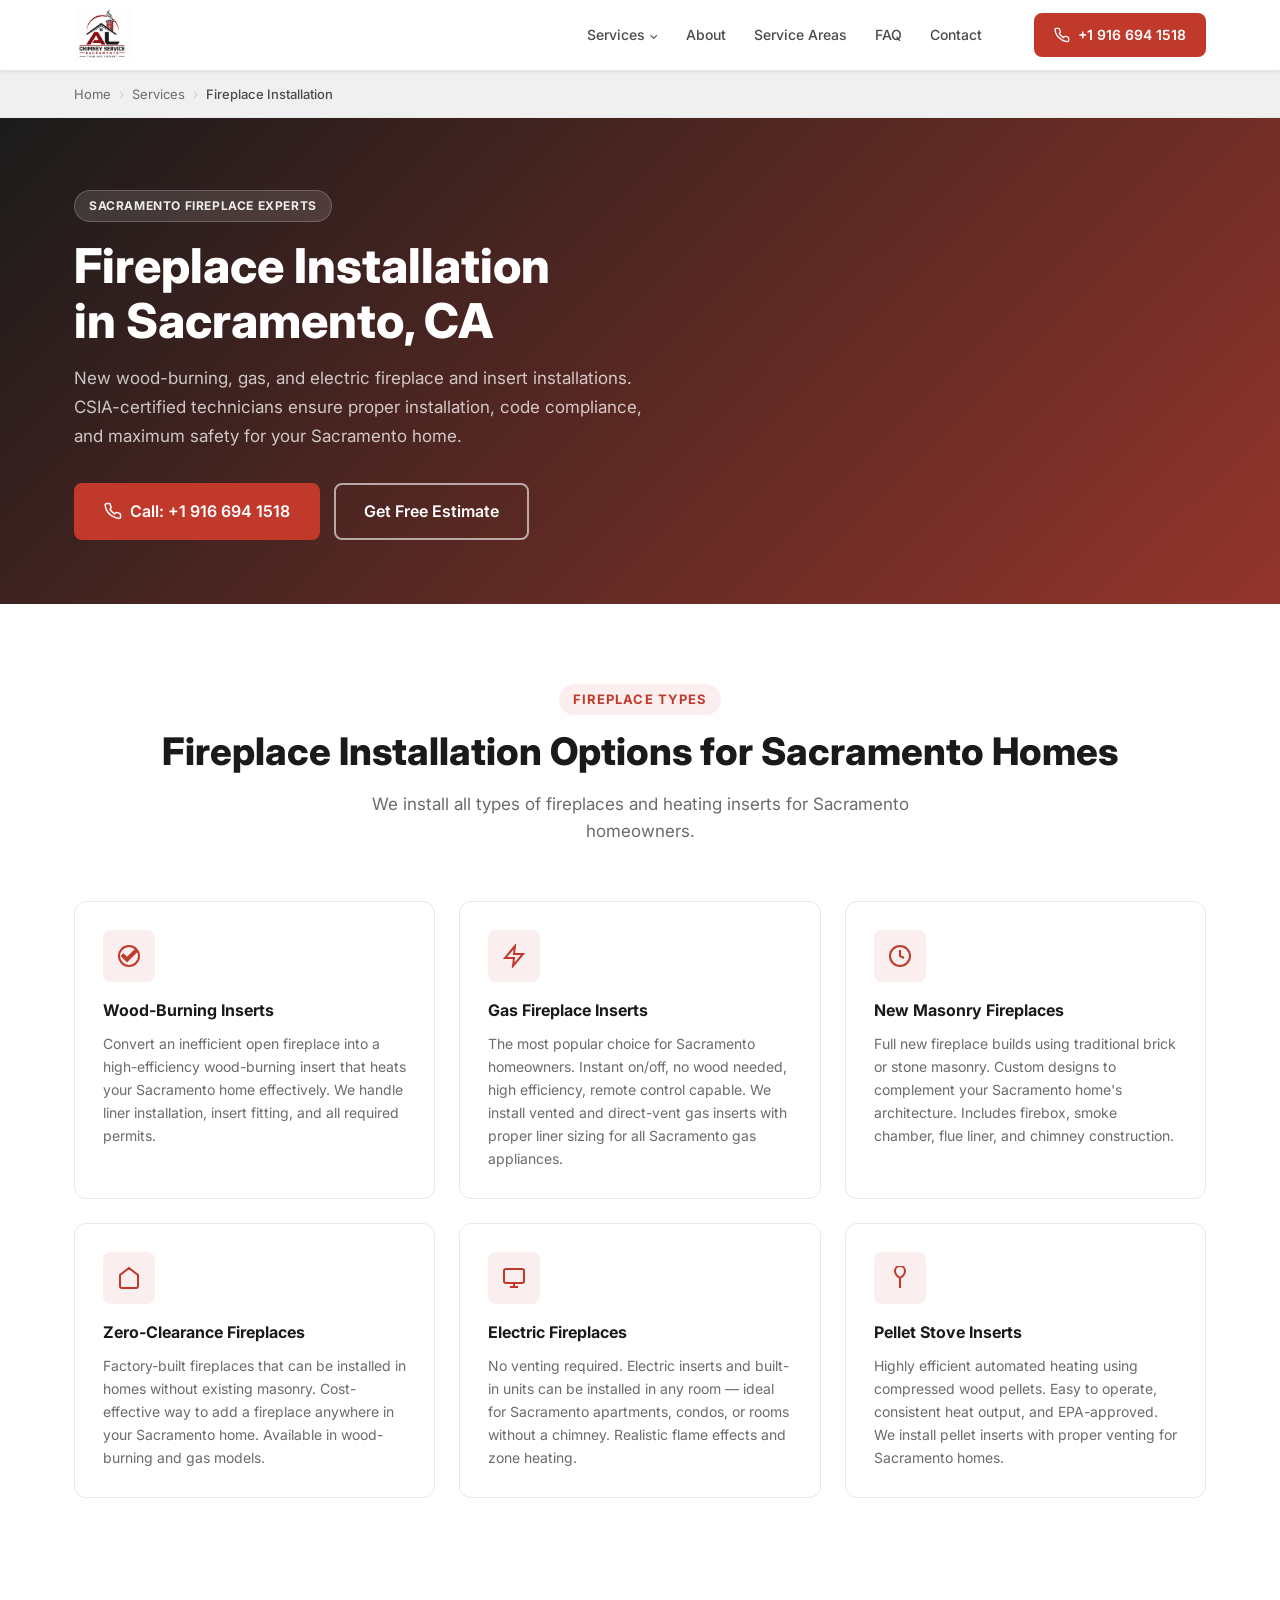
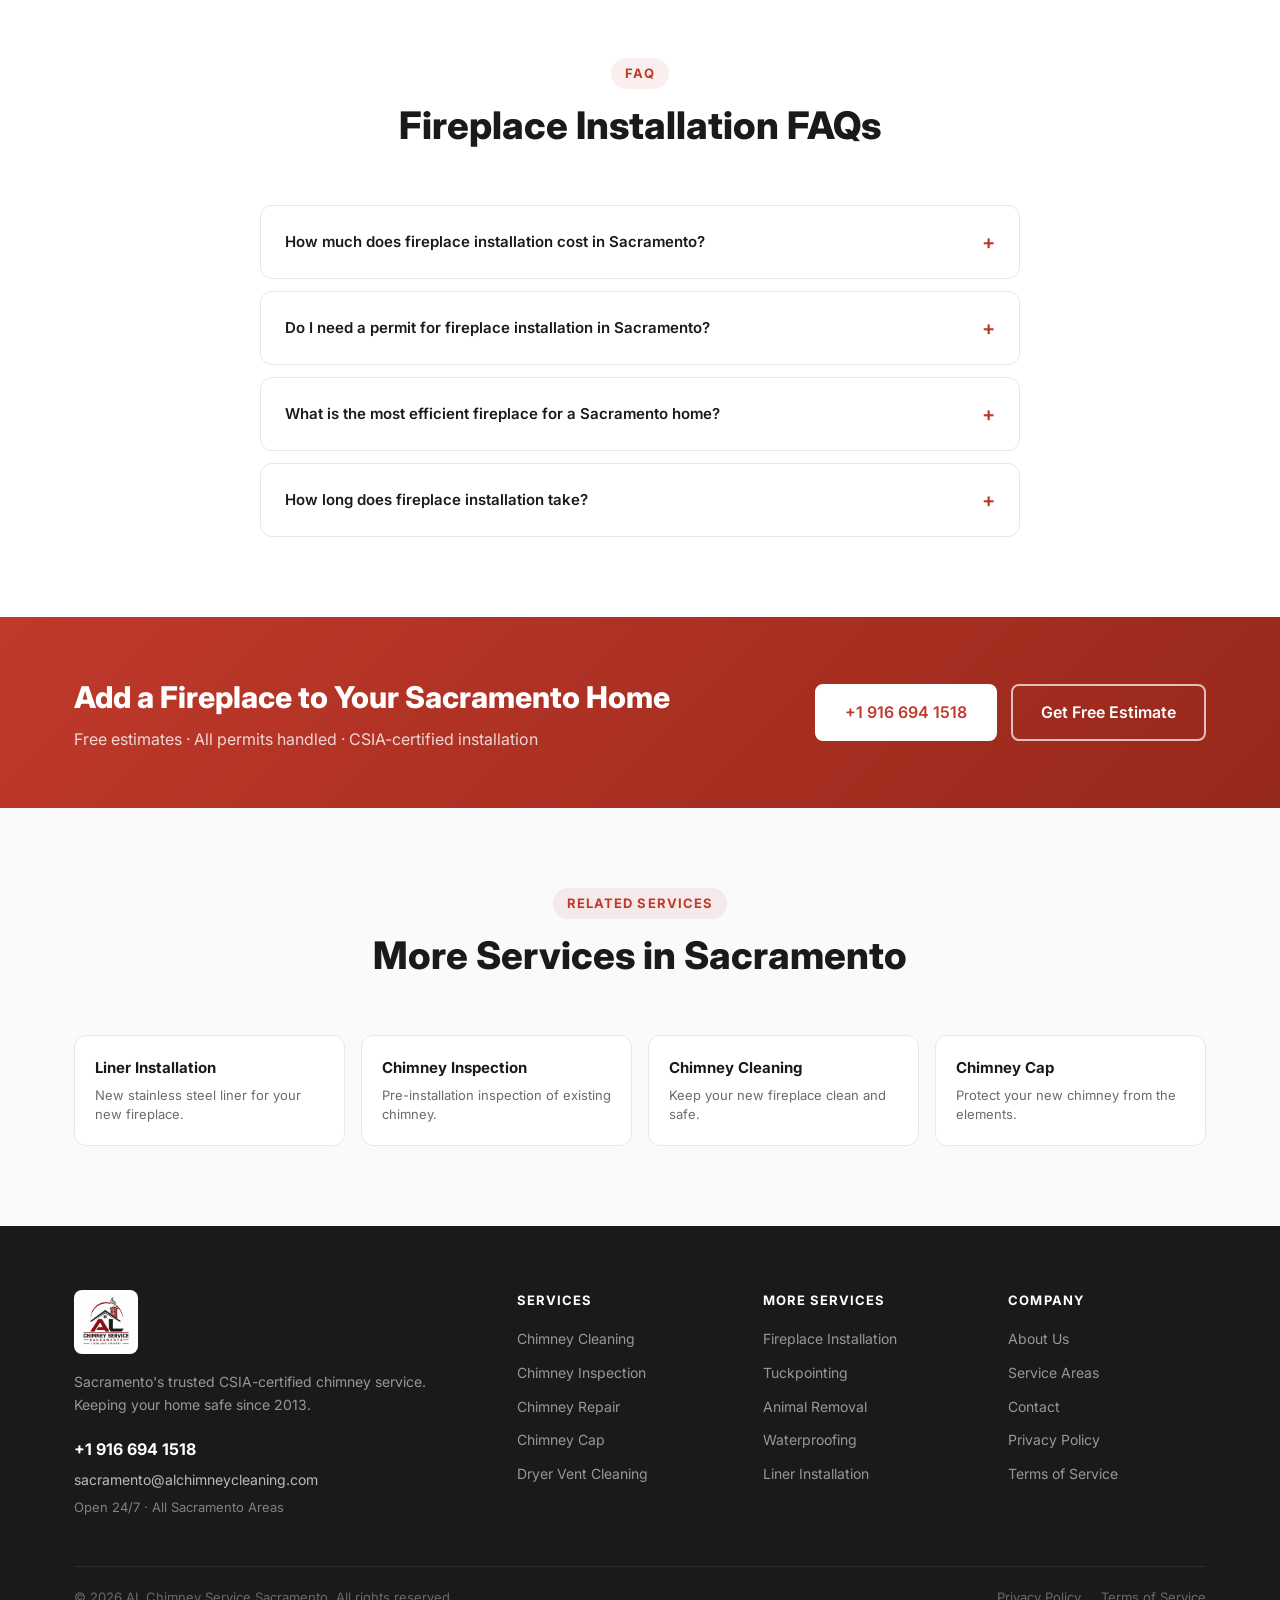
<file: services/fireplace-installation.html>
<!DOCTYPE html>
<html lang="en">
<head>
  <meta charset="UTF-8" />
  <meta name="viewport" content="width=device-width, initial-scale=1.0" />
  <title>Fireplace Installation Sacramento, CA | Wood, Gas & Electric | AL Chimney</title>
  <meta name="description" content="Professional fireplace installation in Sacramento, CA. New wood-burning, gas, and electric fireplaces and inserts. Code-compliant installation by CSIA-certified technicians. Call +1 916 694 1518." />
  <meta name="keywords" content="fireplace installation Sacramento, gas fireplace installation Sacramento, wood burning fireplace Sacramento, fireplace insert installation Sacramento CA" />
  <meta name="robots" content="index, follow" />
  <meta name="author" content="AL Chimney Service Sacramento" />
  <link rel="canonical" href="https://sacramento-chimney.vercel.app/services/fireplace-installation" />
  <meta property="og:type" content="website" />
  <meta property="og:title" content="Fireplace Installation Sacramento | AL Chimney Service" />
  <meta property="og:description" content="New fireplace and insert installation in Sacramento. Wood, gas, and electric fireplaces. Code-compliant. CSIA-certified. Free estimates." />
  <meta property="og:url" content="https://sacramento-chimney.vercel.app/services/fireplace-installation" />
  <meta name="geo.region" content="US-CA" />
  <meta name="geo.placename" content="Sacramento, California" />
  <meta name="geo.position" content="38.5816;-121.4944" />
  <meta name="ICBM" content="38.5816, -121.4944" />
  <script type="application/ld+json">{"@context":"https://schema.org","@type":"Service","serviceType":"Fireplace Installation","name":"Fireplace Installation Sacramento","description":"New fireplace and fireplace insert installation in Sacramento, CA including wood-burning, gas, and electric fireplaces. All installations are CSIA-certified and California code compliant.","provider":{"@type":"LocalBusiness","name":"AL Chimney Service Sacramento","telephone":"+19166941518","url":"https://sacramento-chimney.vercel.app/","address":{"@type":"PostalAddress","addressLocality":"Sacramento","addressRegion":"CA","addressCountry":"US"}},"areaServed":{"@type":"City","name":"Sacramento"}}</script>
  <script type="application/ld+json">{"@context":"https://schema.org","@type":"BreadcrumbList","itemListElement":[{"@type":"ListItem","position":1,"name":"Home","item":"https://sacramento-chimney.vercel.app/"},{"@type":"ListItem","position":2,"name":"Services","item":"https://sacramento-chimney.vercel.app/#services"},{"@type":"ListItem","position":3,"name":"Fireplace Installation","item":"https://sacramento-chimney.vercel.app/services/fireplace-installation"}]}</script>
  <script type="application/ld+json">{"@context":"https://schema.org","@type":"FAQPage","mainEntity":[{"@type":"Question","name":"How much does fireplace installation cost in Sacramento?","acceptedAnswer":{"@type":"Answer","text":"Fireplace installation costs in Sacramento vary widely: a wood-burning insert installation costs $1,500–$4,000; a gas fireplace insert runs $2,000–$5,000 installed; building a new masonry fireplace from scratch costs $5,000–$20,000+. Electric fireplace installation starts around $500. AL Chimney Service provides free detailed estimates."}},{"@type":"Question","name":"How long does fireplace installation take in Sacramento?","acceptedAnswer":{"@type":"Answer","text":"A fireplace insert installation typically takes 4–8 hours. A complete new masonry fireplace build takes 3–7 days. Gas fireplace installation with venting takes 1–2 days. We provide a timeline estimate with every free quote."}},{"@type":"Question","name":"What is the best fireplace type for Sacramento homes?","acceptedAnswer":{"@type":"Answer","text":"For most Sacramento homes, a gas fireplace insert is the most practical choice — it provides instant heat, no wood storage required, high efficiency, and easy operation. Wood-burning fireplaces and inserts are popular for Sacramento homeowners who prefer the authentic experience and have easy access to firewood."}},{"@type":"Question","name":"Do I need a permit for fireplace installation in Sacramento?","acceptedAnswer":{"@type":"Answer","text":"Yes. Fireplace installation in Sacramento requires a building permit from Sacramento County or the City of Sacramento. AL Chimney Service handles permit procurement for all new fireplace installations and ensures compliance with California building codes and Sacramento fire regulations."}}]}</script>
    <link rel="icon" href="../favicon.ico" />
  <link rel="apple-touch-icon" href="../apple-touch-icon.png" />
<link rel="stylesheet" href="../styles.css" />
  <link rel="preconnect" href="https://fonts.googleapis.com" />
  <link href="https://fonts.googleapis.com/css2?family=Inter:wght@400;500;600;700;800&display=swap" rel="stylesheet" />
</head>
<body>

  <header class="header" id="header">
    <div class="container header-inner">
      <a href="/" class="logo"><img src="../logo.png" alt="AL Chimney Service Sacramento" class="logo-img" /></a>
      <nav class="nav" id="nav"><ul class="nav-list"><li class="nav-item has-dropdown"><a href="/#services" class="nav-link">Services <span class="arrow">&#8964;</span></a><ul class="dropdown"><li><a href="/services/chimney-cleaning">Chimney Cleaning</a></li><li><a href="/services/chimney-inspection">Chimney Inspection</a></li><li><a href="/services/chimney-repair">Chimney Repair</a></li><li><a href="/services/chimney-cap-installation">Chimney Cap Installation</a></li><li><a href="/services/chimney-liner-installation">Chimney Liner Installation</a></li><li><a href="/services/fireplace-installation">Fireplace Installation</a></li><li><a href="/services/dryer-vent-cleaning">Dryer Vent Cleaning</a></li><li><a href="/services/tuckpointing-masonry">Tuckpointing & Masonry</a></li><li><a href="/services/animal-removal">Animal Removal</a></li><li><a href="/services/chimney-waterproofing">Waterproofing</a></li></ul></li><li class="nav-item"><a href="/#about" class="nav-link">About</a></li><li class="nav-item"><a href="/#areas" class="nav-link">Service Areas</a></li><li class="nav-item"><a href="/#faq" class="nav-link">FAQ</a></li><li class="nav-item"><a href="/#contact" class="nav-link">Contact</a></li></ul></nav>
      <a href="tel:+19166941518" class="btn btn-primary header-cta"><svg width="16" height="16" viewBox="0 0 24 24" fill="none" stroke="currentColor" stroke-width="2"><path d="M22 16.92v3a2 2 0 0 1-2.18 2 19.79 19.79 0 0 1-8.63-3.07A19.5 19.5 0 0 1 4.69 13a19.79 19.79 0 0 1-3.07-8.67A2 2 0 0 1 3.6 2h3a2 2 0 0 1 2 1.72c.127.96.361 1.903.7 2.81a2 2 0 0 1-.45 2.11L8.09 9.91a16 16 0 0 0 6 6l1.27-1.27a2 2 0 0 1 2.11-.45c.907.339 1.85.573 2.81.7A2 2 0 0 1 22 16.92z"></path></svg>+1 916 694 1518</a>
      <button class="menu-toggle" id="menuToggle" aria-label="Toggle menu"><span></span><span></span><span></span></button>
    </div>
  </header>

  <nav class="breadcrumb-nav" aria-label="breadcrumb"><div class="container"><ol class="breadcrumb"><li><a href="/">Home</a></li><li><span class="breadcrumb-sep">›</span></li><li><a href="/#services">Services</a></li><li><span class="breadcrumb-sep">›</span></li><li>Fireplace Installation</li></ol></div></nav>

  <section class="service-hero">
    <div class="container service-hero-content">
      <div class="service-hero-badge">Sacramento Fireplace Experts</div>
      <h1>Fireplace Installation<br/>in Sacramento, CA</h1>
      <p class="service-hero-subtitle">New wood-burning, gas, and electric fireplace and insert installations. CSIA-certified technicians ensure proper installation, code compliance, and maximum safety for your Sacramento home.</p>
      <div class="service-hero-actions">
        <a href="tel:+19166941518" class="btn btn-primary btn-lg"><svg width="18" height="18" viewBox="0 0 24 24" fill="none" stroke="currentColor" stroke-width="2"><path d="M22 16.92v3a2 2 0 0 1-2.18 2 19.79 19.79 0 0 1-8.63-3.07A19.5 19.5 0 0 1 4.69 13a19.79 19.79 0 0 1-3.07-8.67A2 2 0 0 1 3.6 2h3a2 2 0 0 1 2 1.72c.127.96.361 1.903.7 2.81a2 2 0 0 1-.45 2.11L8.09 9.91a16 16 0 0 0 6 6l1.27-1.27a2 2 0 0 1 2.11-.45c.907.339 1.85.573 2.81.7A2 2 0 0 1 22 16.92z"></path></svg>Call: +1 916 694 1518</a>
        <a href="/#contact" class="btn btn-outline btn-lg">Get Free Estimate</a>
      </div>
    </div>
  </section>

  <section class="section content-section">
    <div class="container">
      <div class="section-header"><span class="section-tag">Fireplace Types</span><h2 class="section-title">Fireplace Installation Options for Sacramento Homes</h2><p class="section-desc">We install all types of fireplaces and heating inserts for Sacramento homeowners.</p></div>
      <div class="why-grid">
        <div class="why-card">
          <div class="why-icon"><svg width="24" height="24" viewBox="0 0 24 24" fill="none" stroke="currentColor" stroke-width="2"><path d="M12 2C6.48 2 2 6.48 2 12s4.48 10 10 10 10-4.48 10-10S17.52 2 12 2zm-2 15l-5-5 1.41-1.41L10 14.17l7.59-7.59L19 8l-9 9z"/></svg></div>
          <h3>Wood-Burning Inserts</h3>
          <p>Convert an inefficient open fireplace into a high-efficiency wood-burning insert that heats your Sacramento home effectively. We handle liner installation, insert fitting, and all required permits.</p>
        </div>
        <div class="why-card">
          <div class="why-icon"><svg width="24" height="24" viewBox="0 0 24 24" fill="none" stroke="currentColor" stroke-width="2"><path d="M13 2L3 14h9l-1 8 10-12h-9l1-8z"/></svg></div>
          <h3>Gas Fireplace Inserts</h3>
          <p>The most popular choice for Sacramento homeowners. Instant on/off, no wood needed, high efficiency, remote control capable. We install vented and direct-vent gas inserts with proper liner sizing for all Sacramento gas appliances.</p>
        </div>
        <div class="why-card">
          <div class="why-icon"><svg width="24" height="24" viewBox="0 0 24 24" fill="none" stroke="currentColor" stroke-width="2"><circle cx="12" cy="12" r="10"/><polyline points="12 6 12 12 16 14"/></svg></div>
          <h3>New Masonry Fireplaces</h3>
          <p>Full new fireplace builds using traditional brick or stone masonry. Custom designs to complement your Sacramento home's architecture. Includes firebox, smoke chamber, flue liner, and chimney construction.</p>
        </div>
        <div class="why-card">
          <div class="why-icon"><svg width="24" height="24" viewBox="0 0 24 24" fill="none" stroke="currentColor" stroke-width="2"><path d="M3 9l9-7 9 7v11a2 2 0 0 1-2 2H5a2 2 0 0 1-2-2z"/></svg></div>
          <h3>Zero-Clearance Fireplaces</h3>
          <p>Factory-built fireplaces that can be installed in homes without existing masonry. Cost-effective way to add a fireplace anywhere in your Sacramento home. Available in wood-burning and gas models.</p>
        </div>
        <div class="why-card">
          <div class="why-icon"><svg width="24" height="24" viewBox="0 0 24 24" fill="none" stroke="currentColor" stroke-width="2"><rect x="2" y="3" width="20" height="14" rx="2" ry="2"/><line x1="8" y1="21" x2="16" y2="21"/><line x1="12" y1="17" x2="12" y2="21"/></svg></div>
          <h3>Electric Fireplaces</h3>
          <p>No venting required. Electric inserts and built-in units can be installed in any room — ideal for Sacramento apartments, condos, or rooms without a chimney. Realistic flame effects and zone heating.</p>
        </div>
        <div class="why-card">
          <div class="why-icon"><svg width="24" height="24" viewBox="0 0 24 24" fill="none" stroke="currentColor" stroke-width="2"><path d="M12 22V12M12 12C12 12 7 9 7 5a5 5 0 0 1 10 0c0 4-5 7-5 7z"/></svg></div>
          <h3>Pellet Stove Inserts</h3>
          <p>Highly efficient automated heating using compressed wood pellets. Easy to operate, consistent heat output, and EPA-approved. We install pellet inserts with proper venting for Sacramento homes.</p>
        </div>
      </div>
    </div>
  </section>

  <section class="section faq">
    <div class="container">
      <div class="section-header"><span class="section-tag">FAQ</span><h2 class="section-title">Fireplace Installation FAQs</h2></div>
      <div class="faq-list">
        <details class="faq-item"><summary class="faq-question">How much does fireplace installation cost in Sacramento?<span class="faq-icon">+</span></summary><div class="faq-answer"><p>Fireplace installation costs in Sacramento: wood insert $1,500–$4,000; gas insert $2,000–$5,000; zero-clearance unit $2,500–$6,000; new masonry fireplace $5,000–$20,000+; electric insert from $500. Costs include equipment, liner installation, permits, and labor. We provide free detailed estimates.</p></div></details>
        <details class="faq-item"><summary class="faq-question">Do I need a permit for fireplace installation in Sacramento?<span class="faq-icon">+</span></summary><div class="faq-answer"><p>Yes. All new fireplace and insert installations in Sacramento require building permits from Sacramento County or City of Sacramento. AL Chimney Service handles all permit applications as part of our installation service, ensuring full code compliance from start to finish.</p></div></details>
        <details class="faq-item"><summary class="faq-question">What is the most efficient fireplace for a Sacramento home?<span class="faq-icon">+</span></summary><div class="faq-answer"><p>Gas inserts are typically the most efficient option (70–90% efficiency vs. 10–20% for open wood-burning fireplaces). Pellet inserts also offer high efficiency (75–90%). For Sacramento's climate, gas inserts provide the best combination of efficiency, convenience, and heat output during the November–March heating season.</p></div></details>
        <details class="faq-item"><summary class="faq-question">How long does fireplace installation take?<span class="faq-icon">+</span></summary><div class="faq-answer"><p>A fireplace insert installation typically takes one full day (4–8 hours). A new masonry fireplace takes 3–7 days depending on design complexity. We always provide a clear timeline estimate before beginning work.</p></div></details>
      </div>
    </div>
  </section>

  <section class="cta-banner"><div class="container cta-inner"><div class="cta-text"><h2>Add a Fireplace to Your Sacramento Home</h2><p>Free estimates · All permits handled · CSIA-certified installation</p></div><div class="cta-actions"><a href="tel:+19166941518" class="btn btn-white btn-lg">+1 916 694 1518</a><a href="/#contact" class="btn btn-outline-white btn-lg">Get Free Estimate</a></div></div></section>

  <section class="section related-services"><div class="container"><div class="section-header"><span class="section-tag">Related Services</span><h2 class="section-title">More Services in Sacramento</h2></div><div class="related-grid"><a href="/services/chimney-liner-installation" class="related-card"><h4>Liner Installation</h4><p>New stainless steel liner for your new fireplace.</p></a><a href="/services/chimney-inspection" class="related-card"><h4>Chimney Inspection</h4><p>Pre-installation inspection of existing chimney.</p></a><a href="/services/chimney-cleaning" class="related-card"><h4>Chimney Cleaning</h4><p>Keep your new fireplace clean and safe.</p></a><a href="/services/chimney-cap-installation" class="related-card"><h4>Chimney Cap</h4><p>Protect your new chimney from the elements.</p></a></div></div></section>

  <footer class="footer"><div class="container"><div class="footer-grid"><div class="footer-brand"><a href="/" class="logo"><img src="../logo.png" alt="AL Chimney Service Sacramento" class="logo-img" /></a><p>Sacramento's trusted CSIA-certified chimney service. Keeping your home safe since 2013.</p><div class="footer-contact"><a href="tel:+19166941518"><strong>+1 916 694 1518</strong></a><a href="mailto:sacramento@alchimneycleaning.com">sacramento@alchimneycleaning.com</a><span>Open 24/7 · All Sacramento Areas</span></div></div><div class="footer-links"><h4>Services</h4><ul><li><a href="/services/chimney-cleaning">Chimney Cleaning</a></li><li><a href="/services/chimney-inspection">Chimney Inspection</a></li><li><a href="/services/chimney-repair">Chimney Repair</a></li><li><a href="/services/chimney-cap-installation">Chimney Cap</a></li><li><a href="/services/dryer-vent-cleaning">Dryer Vent Cleaning</a></li></ul></div><div class="footer-links"><h4>More Services</h4><ul><li><a href="/services/fireplace-installation">Fireplace Installation</a></li><li><a href="/services/tuckpointing-masonry">Tuckpointing</a></li><li><a href="/services/animal-removal">Animal Removal</a></li><li><a href="/services/chimney-waterproofing">Waterproofing</a></li><li><a href="/services/chimney-liner-installation">Liner Installation</a></li></ul></div><div class="footer-links"><h4>Company</h4><ul><li><a href="/#about">About Us</a></li><li><a href="/#areas">Service Areas</a></li><li><a href="/#contact">Contact</a></li><li><a href="/privacy-policy">Privacy Policy</a></li><li><a href="/terms-of-service">Terms of Service</a></li></ul></div></div><div class="footer-bottom"><p>&copy; 2026 AL Chimney Service Sacramento. All rights reserved.</p><div class="footer-legal"><a href="/privacy-policy">Privacy Policy</a><a href="/terms-of-service">Terms of Service</a></div></div></div></footer>
  <script src="../script.js"></script>
</body>
</html>
</file>
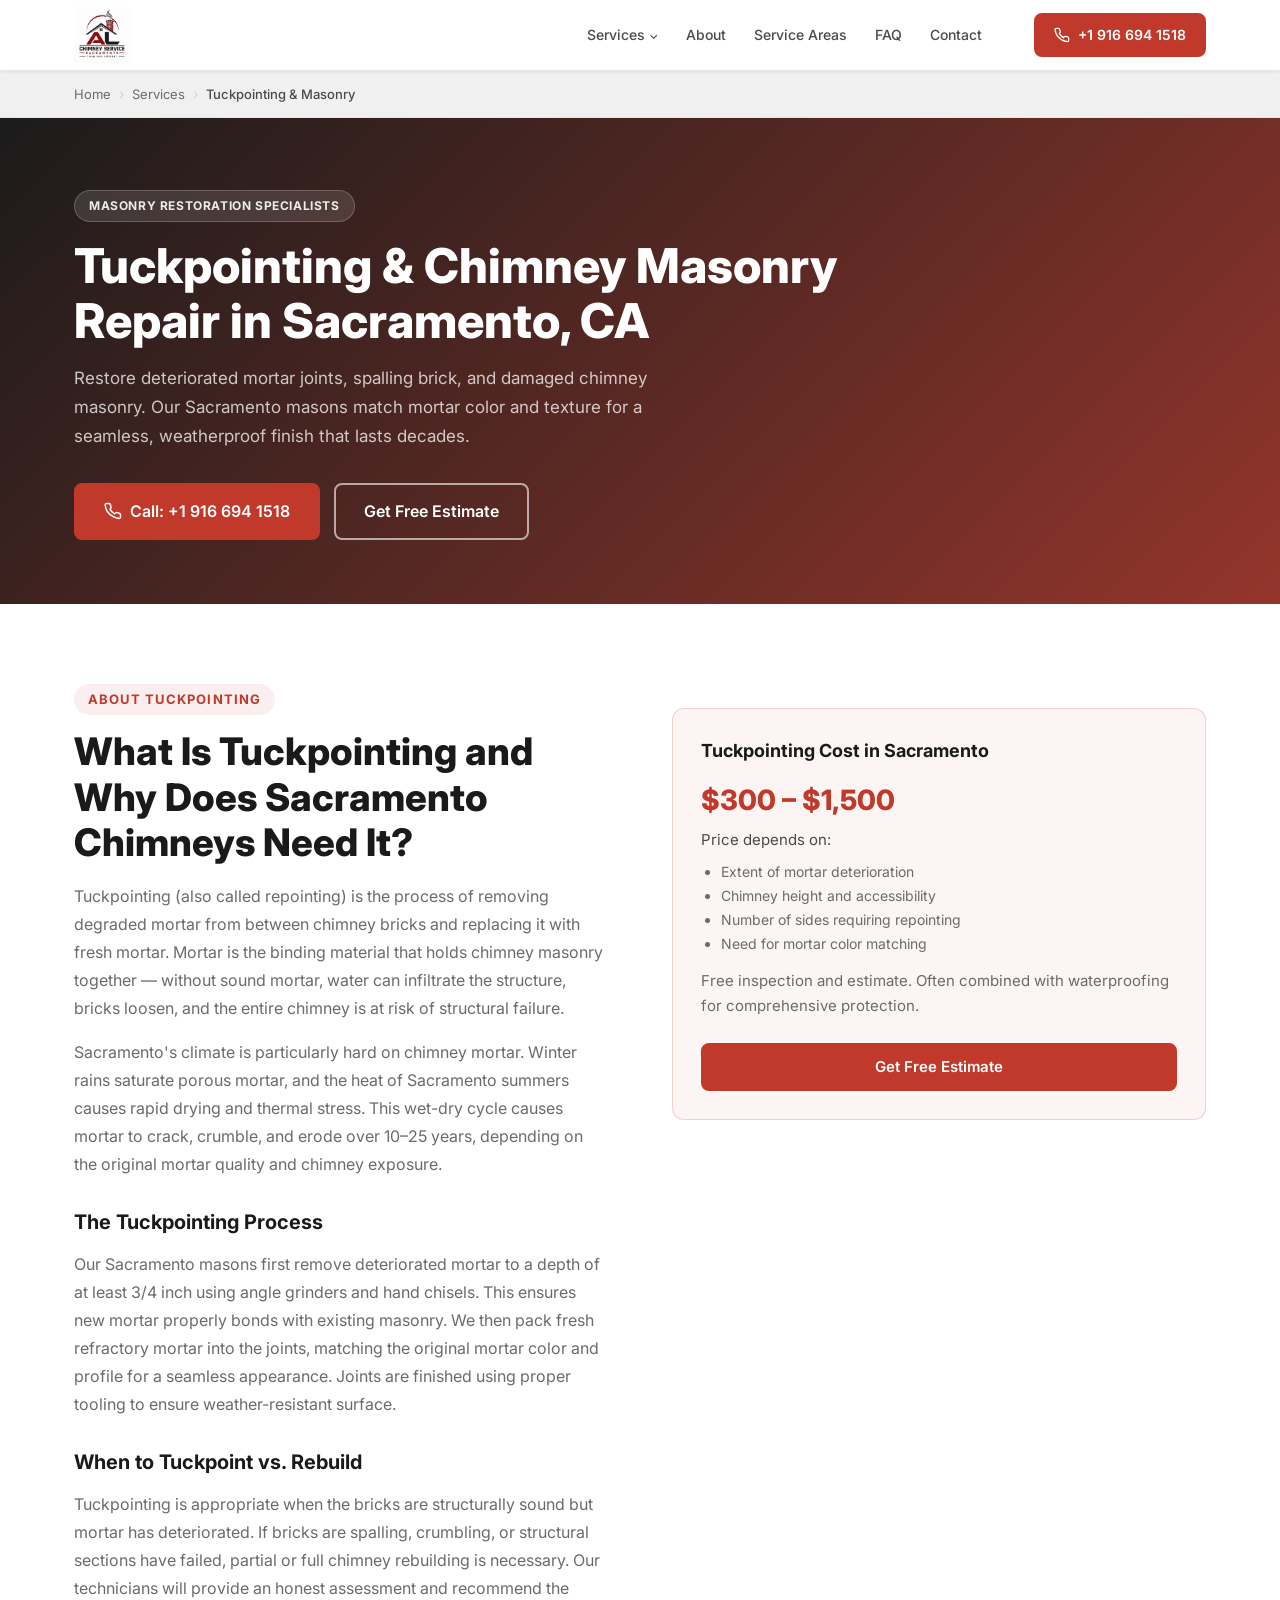
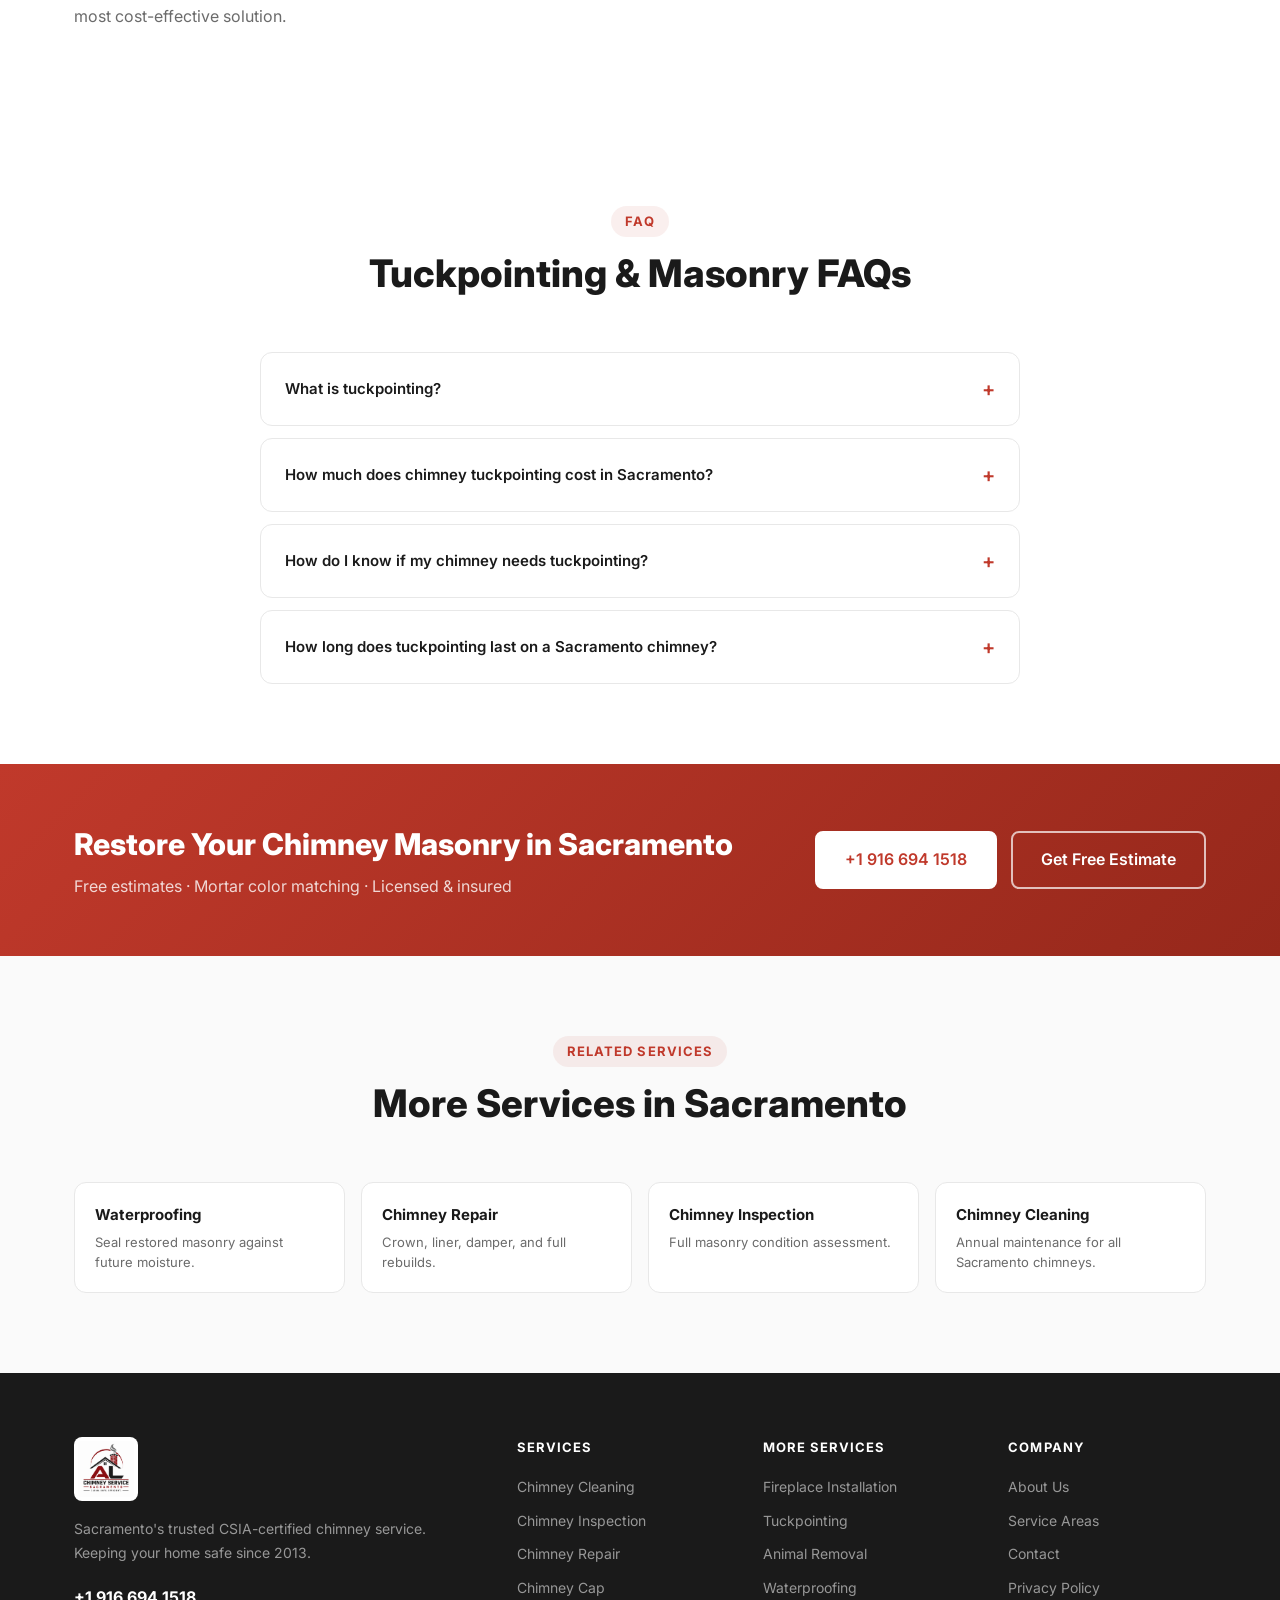
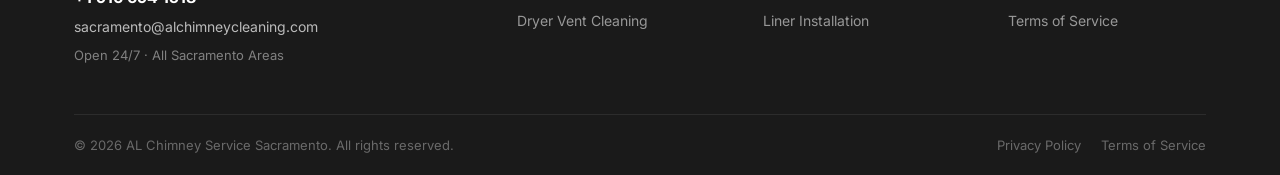
<file: services/tuckpointing-masonry.html>
<!DOCTYPE html>
<html lang="en">
<head>
  <meta charset="UTF-8" />
  <meta name="viewport" content="width=device-width, initial-scale=1.0" />
  <title>Tuckpointing & Masonry Repair Sacramento, CA | Chimney Mortar | AL Chimney</title>
  <meta name="description" content="Professional tuckpointing and chimney masonry repair in Sacramento, CA. Restore deteriorated mortar joints, spalling brick, and damaged chimney masonry. CSIA-certified. Call +1 916 694 1518." />
  <meta name="keywords" content="tuckpointing Sacramento, chimney tuckpointing Sacramento, chimney masonry repair Sacramento, mortar joint repair Sacramento CA, brick chimney repair Sacramento" />
  <meta name="robots" content="index, follow" />
  <meta name="author" content="AL Chimney Service Sacramento" />
  <link rel="canonical" href="https://sacramento-chimney.vercel.app/services/tuckpointing-masonry" />
  <meta property="og:type" content="website" />
  <meta property="og:title" content="Tuckpointing & Masonry Repair Sacramento | AL Chimney Service" />
  <meta property="og:description" content="Expert chimney tuckpointing and masonry repair in Sacramento. Restore mortar joints, fix spalling brick. CSIA-certified. Free estimates." />
  <meta property="og:url" content="https://sacramento-chimney.vercel.app/services/tuckpointing-masonry" />
  <meta name="geo.region" content="US-CA" />
  <meta name="geo.placename" content="Sacramento, California" />
  <meta name="geo.position" content="38.5816;-121.4944" />
  <meta name="ICBM" content="38.5816, -121.4944" />
  <script type="application/ld+json">{"@context":"https://schema.org","@type":"Service","serviceType":"Chimney Tuckpointing","name":"Tuckpointing & Masonry Repair Sacramento","description":"Professional chimney tuckpointing and masonry repair in Sacramento, CA. Restores deteriorated mortar joints and damaged brick to protect chimney structural integrity.","provider":{"@type":"LocalBusiness","name":"AL Chimney Service Sacramento","telephone":"+19166941518","url":"https://sacramento-chimney.vercel.app/","address":{"@type":"PostalAddress","addressLocality":"Sacramento","addressRegion":"CA","addressCountry":"US"}},"areaServed":{"@type":"City","name":"Sacramento"}}</script>
  <script type="application/ld+json">{"@context":"https://schema.org","@type":"BreadcrumbList","itemListElement":[{"@type":"ListItem","position":1,"name":"Home","item":"https://sacramento-chimney.vercel.app/"},{"@type":"ListItem","position":2,"name":"Services","item":"https://sacramento-chimney.vercel.app/#services"},{"@type":"ListItem","position":3,"name":"Tuckpointing & Masonry","item":"https://sacramento-chimney.vercel.app/services/tuckpointing-masonry"}]}</script>
  <script type="application/ld+json">{"@context":"https://schema.org","@type":"FAQPage","mainEntity":[{"@type":"Question","name":"What is tuckpointing?","acceptedAnswer":{"@type":"Answer","text":"Tuckpointing is the process of removing deteriorated mortar from chimney joints to a depth of 3/4 inch and replacing it with fresh, properly mixed mortar. It restores the structural integrity of the chimney, prevents water infiltration, and extends the chimney's service life by 20–30 years."}},{"@type":"Question","name":"How much does chimney tuckpointing cost in Sacramento?","acceptedAnswer":{"@type":"Answer","text":"Chimney tuckpointing in Sacramento typically costs $300–$1,500 depending on the extent of mortar deterioration, chimney height, and accessibility. Partial tuckpointing (one section) is less expensive than full chimney repointing. AL Chimney Service provides free estimates."}},{"@type":"Question","name":"How do I know if my chimney needs tuckpointing?","acceptedAnswer":{"@type":"Answer","text":"Signs your chimney needs tuckpointing: crumbling, cracked, or missing mortar joints; loose bricks; white staining (efflorescence) on the chimney exterior; water penetrating into the firebox after rain; or mortar joints recessed more than 1/4 inch from the brick face."}},{"@type":"Question","name":"How long does chimney tuckpointing last?","acceptedAnswer":{"@type":"Answer","text":"Professional tuckpointing with properly mixed refractory mortar lasts 20–30 years in Sacramento's climate. The key is using the correct mortar type (Type S or refractory) matched to the existing brick hardness — harder mortar can cause brick damage in older Sacramento homes."}}]}</script>
    <link rel="icon" href="../favicon.ico" />
  <link rel="apple-touch-icon" href="../apple-touch-icon.png" />
<link rel="stylesheet" href="../styles.css" />
  <link rel="preconnect" href="https://fonts.googleapis.com" />
  <link href="https://fonts.googleapis.com/css2?family=Inter:wght@400;500;600;700;800&display=swap" rel="stylesheet" />
</head>
<body>

  <header class="header" id="header">
    <div class="container header-inner">
      <a href="/" class="logo"><img src="../logo.png" alt="AL Chimney Service Sacramento" class="logo-img" /></a>
      <nav class="nav" id="nav"><ul class="nav-list"><li class="nav-item has-dropdown"><a href="/#services" class="nav-link">Services <span class="arrow">&#8964;</span></a><ul class="dropdown"><li><a href="/services/chimney-cleaning">Chimney Cleaning</a></li><li><a href="/services/chimney-inspection">Chimney Inspection</a></li><li><a href="/services/chimney-repair">Chimney Repair</a></li><li><a href="/services/chimney-cap-installation">Chimney Cap Installation</a></li><li><a href="/services/chimney-liner-installation">Chimney Liner Installation</a></li><li><a href="/services/fireplace-installation">Fireplace Installation</a></li><li><a href="/services/dryer-vent-cleaning">Dryer Vent Cleaning</a></li><li><a href="/services/tuckpointing-masonry">Tuckpointing & Masonry</a></li><li><a href="/services/animal-removal">Animal Removal</a></li><li><a href="/services/chimney-waterproofing">Waterproofing</a></li></ul></li><li class="nav-item"><a href="/#about" class="nav-link">About</a></li><li class="nav-item"><a href="/#areas" class="nav-link">Service Areas</a></li><li class="nav-item"><a href="/#faq" class="nav-link">FAQ</a></li><li class="nav-item"><a href="/#contact" class="nav-link">Contact</a></li></ul></nav>
      <a href="tel:+19166941518" class="btn btn-primary header-cta"><svg width="16" height="16" viewBox="0 0 24 24" fill="none" stroke="currentColor" stroke-width="2"><path d="M22 16.92v3a2 2 0 0 1-2.18 2 19.79 19.79 0 0 1-8.63-3.07A19.5 19.5 0 0 1 4.69 13a19.79 19.79 0 0 1-3.07-8.67A2 2 0 0 1 3.6 2h3a2 2 0 0 1 2 1.72c.127.96.361 1.903.7 2.81a2 2 0 0 1-.45 2.11L8.09 9.91a16 16 0 0 0 6 6l1.27-1.27a2 2 0 0 1 2.11-.45c.907.339 1.85.573 2.81.7A2 2 0 0 1 22 16.92z"></path></svg>+1 916 694 1518</a>
      <button class="menu-toggle" id="menuToggle" aria-label="Toggle menu"><span></span><span></span><span></span></button>
    </div>
  </header>

  <nav class="breadcrumb-nav" aria-label="breadcrumb"><div class="container"><ol class="breadcrumb"><li><a href="/">Home</a></li><li><span class="breadcrumb-sep">›</span></li><li><a href="/#services">Services</a></li><li><span class="breadcrumb-sep">›</span></li><li>Tuckpointing & Masonry</li></ol></div></nav>

  <section class="service-hero">
    <div class="container service-hero-content">
      <div class="service-hero-badge">Masonry Restoration Specialists</div>
      <h1>Tuckpointing & Chimney Masonry<br/>Repair in Sacramento, CA</h1>
      <p class="service-hero-subtitle">Restore deteriorated mortar joints, spalling brick, and damaged chimney masonry. Our Sacramento masons match mortar color and texture for a seamless, weatherproof finish that lasts decades.</p>
      <div class="service-hero-actions">
        <a href="tel:+19166941518" class="btn btn-primary btn-lg"><svg width="18" height="18" viewBox="0 0 24 24" fill="none" stroke="currentColor" stroke-width="2"><path d="M22 16.92v3a2 2 0 0 1-2.18 2 19.79 19.79 0 0 1-8.63-3.07A19.5 19.5 0 0 1 4.69 13a19.79 19.79 0 0 1-3.07-8.67A2 2 0 0 1 3.6 2h3a2 2 0 0 1 2 1.72c.127.96.361 1.903.7 2.81a2 2 0 0 1-.45 2.11L8.09 9.91a16 16 0 0 0 6 6l1.27-1.27a2 2 0 0 1 2.11-.45c.907.339 1.85.573 2.81.7A2 2 0 0 1 22 16.92z"></path></svg>Call: +1 916 694 1518</a>
        <a href="/#contact" class="btn btn-outline btn-lg">Get Free Estimate</a>
      </div>
    </div>
  </section>

  <section class="section content-section">
    <div class="container">
      <div class="content-grid">
        <div class="content-body">
          <span class="section-tag">About Tuckpointing</span>
          <h2 class="section-title" style="text-align:left;">What Is Tuckpointing and Why Does Sacramento Chimneys Need It?</h2>
          <p>Tuckpointing (also called repointing) is the process of removing degraded mortar from between chimney bricks and replacing it with fresh mortar. Mortar is the binding material that holds chimney masonry together — without sound mortar, water can infiltrate the structure, bricks loosen, and the entire chimney is at risk of structural failure.</p>
          <p>Sacramento's climate is particularly hard on chimney mortar. Winter rains saturate porous mortar, and the heat of Sacramento summers causes rapid drying and thermal stress. This wet-dry cycle causes mortar to crack, crumble, and erode over 10–25 years, depending on the original mortar quality and chimney exposure.</p>
          <h3>The Tuckpointing Process</h3>
          <p>Our Sacramento masons first remove deteriorated mortar to a depth of at least 3/4 inch using angle grinders and hand chisels. This ensures new mortar properly bonds with existing masonry. We then pack fresh refractory mortar into the joints, matching the original mortar color and profile for a seamless appearance. Joints are finished using proper tooling to ensure weather-resistant surface.</p>
          <h3>When to Tuckpoint vs. Rebuild</h3>
          <p>Tuckpointing is appropriate when the bricks are structurally sound but mortar has deteriorated. If bricks are spalling, crumbling, or structural sections have failed, partial or full chimney rebuilding is necessary. Our technicians will provide an honest assessment and recommend the most cost-effective solution.</p>
        </div>
        <div>
          <div class="pricing-box">
            <h3>Tuckpointing Cost in Sacramento</h3>
            <div class="pricing-range">$300 – $1,500</div>
            <p>Price depends on:</p>
            <ul style="list-style:disc;padding-left:20px;color:#6B6B6B;font-size:14px;line-height:1.7;">
              <li>Extent of mortar deterioration</li>
              <li>Chimney height and accessibility</li>
              <li>Number of sides requiring repointing</li>
              <li>Need for mortar color matching</li>
            </ul>
            <p class="pricing-note" style="margin-top:12px;">Free inspection and estimate. Often combined with waterproofing for comprehensive protection.</p>
            <a href="tel:+19166941518" class="btn btn-primary" style="margin-top:16px;width:100%;justify-content:center;">Get Free Estimate</a>
          </div>
        </div>
      </div>
    </div>
  </section>

  <section class="section faq">
    <div class="container">
      <div class="section-header"><span class="section-tag">FAQ</span><h2 class="section-title">Tuckpointing & Masonry FAQs</h2></div>
      <div class="faq-list">
        <details class="faq-item"><summary class="faq-question">What is tuckpointing?<span class="faq-icon">+</span></summary><div class="faq-answer"><p>Tuckpointing is the removal of damaged mortar from chimney brick joints and replacement with new mortar. It's the primary maintenance method for restoring structural integrity to aging brick chimneys. Properly done tuckpointing extends chimney life by 20–30 years and prevents costly water damage to Sacramento homes.</p></div></details>
        <details class="faq-item"><summary class="faq-question">How much does chimney tuckpointing cost in Sacramento?<span class="faq-icon">+</span></summary><div class="faq-answer"><p>Chimney tuckpointing in Sacramento costs $300–$1,500 for most residential chimneys. The price depends on deterioration severity, chimney height, and how much surface area needs repointing. We provide free itemized estimates after inspection.</p></div></details>
        <details class="faq-item"><summary class="faq-question">How do I know if my chimney needs tuckpointing?<span class="faq-icon">+</span></summary><div class="faq-answer"><p>Visual signs: crumbling, cracked, or missing mortar between bricks; mortar joints recessed more than 1/4 inch; loose or wobbly bricks; white salt staining (efflorescence) on exterior; water entering the firebox after rain. If you notice any of these signs on your Sacramento chimney, call us for a free assessment.</p></div></details>
        <details class="faq-item"><summary class="faq-question">How long does tuckpointing last on a Sacramento chimney?<span class="faq-icon">+</span></summary><div class="faq-answer"><p>Professional tuckpointing with the correct mortar type lasts 20–30 years on Sacramento chimneys. The critical factor is using mortar that matches the flexibility and hardness of the existing brick — mismatched mortar causes brick damage that's more expensive to fix than the original mortar failure.</p></div></details>
      </div>
    </div>
  </section>

  <section class="cta-banner"><div class="container cta-inner"><div class="cta-text"><h2>Restore Your Chimney Masonry in Sacramento</h2><p>Free estimates · Mortar color matching · Licensed & insured</p></div><div class="cta-actions"><a href="tel:+19166941518" class="btn btn-white btn-lg">+1 916 694 1518</a><a href="/#contact" class="btn btn-outline-white btn-lg">Get Free Estimate</a></div></div></section>

  <section class="section related-services"><div class="container"><div class="section-header"><span class="section-tag">Related Services</span><h2 class="section-title">More Services in Sacramento</h2></div><div class="related-grid"><a href="/services/chimney-waterproofing" class="related-card"><h4>Waterproofing</h4><p>Seal restored masonry against future moisture.</p></a><a href="/services/chimney-repair" class="related-card"><h4>Chimney Repair</h4><p>Crown, liner, damper, and full rebuilds.</p></a><a href="/services/chimney-inspection" class="related-card"><h4>Chimney Inspection</h4><p>Full masonry condition assessment.</p></a><a href="/services/chimney-cleaning" class="related-card"><h4>Chimney Cleaning</h4><p>Annual maintenance for all Sacramento chimneys.</p></a></div></div></section>

  <footer class="footer"><div class="container"><div class="footer-grid"><div class="footer-brand"><a href="/" class="logo"><img src="../logo.png" alt="AL Chimney Service Sacramento" class="logo-img" /></a><p>Sacramento's trusted CSIA-certified chimney service. Keeping your home safe since 2013.</p><div class="footer-contact"><a href="tel:+19166941518"><strong>+1 916 694 1518</strong></a><a href="mailto:sacramento@alchimneycleaning.com">sacramento@alchimneycleaning.com</a><span>Open 24/7 · All Sacramento Areas</span></div></div><div class="footer-links"><h4>Services</h4><ul><li><a href="/services/chimney-cleaning">Chimney Cleaning</a></li><li><a href="/services/chimney-inspection">Chimney Inspection</a></li><li><a href="/services/chimney-repair">Chimney Repair</a></li><li><a href="/services/chimney-cap-installation">Chimney Cap</a></li><li><a href="/services/dryer-vent-cleaning">Dryer Vent Cleaning</a></li></ul></div><div class="footer-links"><h4>More Services</h4><ul><li><a href="/services/fireplace-installation">Fireplace Installation</a></li><li><a href="/services/tuckpointing-masonry">Tuckpointing</a></li><li><a href="/services/animal-removal">Animal Removal</a></li><li><a href="/services/chimney-waterproofing">Waterproofing</a></li><li><a href="/services/chimney-liner-installation">Liner Installation</a></li></ul></div><div class="footer-links"><h4>Company</h4><ul><li><a href="/#about">About Us</a></li><li><a href="/#areas">Service Areas</a></li><li><a href="/#contact">Contact</a></li><li><a href="/privacy-policy">Privacy Policy</a></li><li><a href="/terms-of-service">Terms of Service</a></li></ul></div></div><div class="footer-bottom"><p>&copy; 2026 AL Chimney Service Sacramento. All rights reserved.</p><div class="footer-legal"><a href="/privacy-policy">Privacy Policy</a><a href="/terms-of-service">Terms of Service</a></div></div></div></footer>
  <script src="../script.js"></script>
</body>
</html>
</file>
<file: styles.css>
/* ===== ROOT VARIABLES ===== */
:root {
  --primary: #C0392B;
  --primary-dark: #96281B;
  --primary-light: #E74C3C;
  --dark: #1A1A1A;
  --dark-2: #2C2C2C;
  --gray-1: #4A4A4A;
  --gray-2: #6B6B6B;
  --gray-3: #9B9B9B;
  --gray-4: #D1D1D1;
  --gray-5: #F0F0F0;
  --white: #FFFFFF;
  --bg: #FAFAFA;
  --border: #E8E8E8;
  --shadow-sm: 0 1px 3px rgba(0,0,0,0.08);
  --shadow-md: 0 4px 16px rgba(0,0,0,0.10);
  --shadow-lg: 0 8px 32px rgba(0,0,0,0.12);
  --radius: 12px;
  --radius-sm: 8px;
  --radius-lg: 16px;
  --transition: 0.2s ease;
  --font: 'Inter', -apple-system, BlinkMacSystemFont, 'Segoe UI', sans-serif;
}

/* ===== RESET ===== */
*, *::before, *::after { box-sizing: border-box; margin: 0; padding: 0; }
html { scroll-behavior: smooth; }
body {
  font-family: var(--font);
  color: var(--dark);
  background: var(--white);
  line-height: 1.6;
  font-size: 16px;
  -webkit-font-smoothing: antialiased;
}
a { color: inherit; text-decoration: none; }
img { max-width: 100%; }
ul { list-style: none; }

/* ===== CONTAINER ===== */
.container {
  max-width: 1180px;
  margin: 0 auto;
  padding: 0 24px;
}

/* ===== BUTTONS ===== */
.btn {
  display: inline-flex;
  align-items: center;
  gap: 8px;
  font-family: var(--font);
  font-weight: 600;
  font-size: 15px;
  padding: 10px 22px;
  border-radius: var(--radius-sm);
  border: 2px solid transparent;
  cursor: pointer;
  transition: all var(--transition);
  white-space: nowrap;
  text-decoration: none;
}
.btn-primary {
  background: var(--primary);
  color: var(--white);
  border-color: var(--primary);
}
.btn-primary:hover {
  background: var(--primary-dark);
  border-color: var(--primary-dark);
  transform: translateY(-1px);
  box-shadow: 0 4px 12px rgba(192,57,43,0.3);
}
.btn-outline {
  background: transparent;
  color: var(--white);
  border-color: rgba(255,255,255,0.6);
}
.btn-outline:hover {
  background: rgba(255,255,255,0.12);
  border-color: var(--white);
}
.btn-white {
  background: var(--white);
  color: var(--primary);
  border-color: var(--white);
}
.btn-white:hover {
  background: var(--gray-5);
  transform: translateY(-1px);
}
.btn-outline-white {
  background: transparent;
  color: var(--white);
  border-color: rgba(255,255,255,0.7);
}
.btn-outline-white:hover {
  background: rgba(255,255,255,0.1);
  border-color: var(--white);
}
.btn-lg {
  font-size: 16px;
  padding: 14px 28px;
}
.btn-full { width: 100%; justify-content: center; }

/* ===== SECTION UTILITIES ===== */
.section { padding: 80px 0; }
.section-header { text-align: center; margin-bottom: 56px; }
.section-tag {
  display: inline-block;
  background: rgba(192,57,43,0.08);
  color: var(--primary);
  font-size: 13px;
  font-weight: 700;
  letter-spacing: 0.08em;
  text-transform: uppercase;
  padding: 5px 14px;
  border-radius: 100px;
  margin-bottom: 14px;
}
.section-title {
  font-size: clamp(26px, 4vw, 38px);
  font-weight: 800;
  color: var(--dark);
  line-height: 1.2;
  margin-bottom: 16px;
}
.section-desc {
  font-size: 17px;
  color: var(--gray-2);
  max-width: 560px;
  margin: 0 auto;
}

/* ===== HEADER ===== */
.header {
  position: sticky;
  top: 0;
  z-index: 100;
  background: var(--white);
  border-bottom: 1px solid var(--border);
  box-shadow: var(--shadow-sm);
}
.header-inner {
  display: flex;
  align-items: center;
  gap: 32px;
  height: 70px;
}
.logo {
  display: flex;
  align-items: center;
  gap: 10px;
  flex-shrink: 0;
}
.logo-img {
  height: 56px;
  width: auto;
  display: block;
}
.footer-brand .logo-img {
  height: 64px;
  background: #fff;
  border-radius: 8px;
  padding: 4px;
}
.logo-text {
  display: flex;
  flex-direction: column;
  line-height: 1.2;
}
.logo-brand {
  font-size: 16px;
  font-weight: 800;
  color: var(--dark);
}
.logo-location {
  font-size: 11px;
  font-weight: 500;
  color: var(--gray-2);
  letter-spacing: 0.04em;
}
.nav { margin-left: auto; }
.nav-list {
  display: flex;
  align-items: center;
  gap: 4px;
}
.nav-item { position: relative; }
.nav-link {
  display: flex;
  align-items: center;
  gap: 4px;
  font-size: 14px;
  font-weight: 500;
  color: var(--gray-1);
  padding: 8px 12px;
  border-radius: var(--radius-sm);
  transition: all var(--transition);
}
.nav-link:hover, .nav-link.active {
  color: var(--primary);
  background: rgba(192,57,43,0.06);
}
.arrow { font-size: 12px; }
.dropdown {
  position: absolute;
  top: calc(100% + 8px);
  left: 0;
  min-width: 220px;
  background: var(--white);
  border: 1px solid var(--border);
  border-radius: var(--radius);
  box-shadow: var(--shadow-lg);
  padding: 8px;
  opacity: 0;
  visibility: hidden;
  transform: translateY(-8px);
  transition: all var(--transition);
  z-index: 200;
}
.nav-item:hover .dropdown {
  opacity: 1;
  visibility: visible;
  transform: translateY(0);
}
.dropdown li a {
  display: block;
  padding: 8px 12px;
  font-size: 14px;
  color: var(--gray-1);
  border-radius: var(--radius-sm);
  transition: all var(--transition);
}
.dropdown li a:hover {
  color: var(--primary);
  background: rgba(192,57,43,0.06);
}
.header-cta { margin-left: 8px; font-size: 14px; padding: 9px 18px; }
.menu-toggle {
  display: none;
  flex-direction: column;
  gap: 5px;
  background: none;
  border: none;
  cursor: pointer;
  padding: 4px;
  margin-left: auto;
}
.menu-toggle span {
  display: block;
  width: 24px;
  height: 2px;
  background: var(--dark);
  border-radius: 2px;
  transition: all var(--transition);
}

/* ===== HERO ===== */
.hero {
  position: relative;
  min-height: 600px;
  display: flex;
  align-items: center;
  overflow: hidden;
  background: var(--dark-2);
}
.hero-bg {
  position: absolute;
  inset: 0;
  background:
    linear-gradient(135deg, rgba(26,26,26,0.92) 0%, rgba(192,57,43,0.75) 100%),
    url("data:image/svg+xml,%3Csvg width='60' height='60' viewBox='0 0 60 60' xmlns='http://www.w3.org/2000/svg'%3E%3Cg fill='none' fill-rule='evenodd'%3E%3Cg fill='%23ffffff' fill-opacity='0.03'%3E%3Cpath d='M36 34v-4h-2v4h-4v2h4v4h2v-4h4v-2h-4zm0-30V0h-2v4h-4v2h4v4h2V6h4V4h-4zM6 34v-4H4v4H0v2h4v4h2v-4h4v-2H6zM6 4V0H4v4H0v2h4v4h2V6h4V4H6z'/%3E%3C/g%3E%3C/g%3E%3C/svg%3E");
  background-size: cover, auto;
}
.hero-content {
  position: relative;
  z-index: 1;
  padding: 80px 24px;
  max-width: 1180px;
  margin: 0 auto;
  width: 100%;
}
.hero-badge {
  display: inline-block;
  background: rgba(255,255,255,0.12);
  color: rgba(255,255,255,0.9);
  font-size: 13px;
  font-weight: 600;
  padding: 6px 16px;
  border-radius: 100px;
  border: 1px solid rgba(255,255,255,0.2);
  margin-bottom: 20px;
  letter-spacing: 0.04em;
}
.hero-title {
  font-size: clamp(36px, 5.5vw, 58px);
  font-weight: 800;
  color: var(--white);
  line-height: 1.1;
  margin-bottom: 20px;
}
.hero-subtitle {
  font-size: 17px;
  color: rgba(255,255,255,0.75);
  max-width: 540px;
  margin-bottom: 36px;
  line-height: 1.7;
}
.hero-actions {
  display: flex;
  gap: 14px;
  flex-wrap: wrap;
  margin-bottom: 48px;
}
.hero-trust {
  display: flex;
  gap: 32px;
  flex-wrap: wrap;
}
.trust-item {
  display: flex;
  align-items: center;
  gap: 8px;
  color: rgba(255,255,255,0.85);
  font-size: 14px;
  font-weight: 500;
}
.trust-item svg { color: var(--primary-light); flex-shrink: 0; }

/* ===== ABOUT ===== */
.about { background: var(--white); }
.about-grid {
  display: grid;
  grid-template-columns: 1fr 1fr;
  gap: 64px;
  align-items: center;
}
.about-content .section-tag { margin-bottom: 12px; }
.about-content .section-title { text-align: left; margin-bottom: 20px; }
.about-content p {
  color: var(--gray-2);
  margin-bottom: 16px;
  font-size: 16px;
  line-height: 1.75;
}
.about-stats {
  display: flex;
  gap: 32px;
  margin-top: 36px;
  padding-top: 32px;
  border-top: 1px solid var(--border);
}
.stat-number {
  font-size: 28px;
  font-weight: 800;
  color: var(--primary);
  line-height: 1;
  margin-bottom: 4px;
}
.stat-label { font-size: 13px; color: var(--gray-2); font-weight: 500; }
.about-image { position: relative; }
.about-img-placeholder {
  background: linear-gradient(135deg, var(--gray-5) 0%, #e8e0e0 100%);
  border-radius: var(--radius-lg);
  height: 380px;
  display: flex;
  flex-direction: column;
  align-items: center;
  justify-content: center;
  gap: 16px;
  border: 2px dashed var(--gray-4);
}
.about-img-placeholder p {
  color: var(--gray-2);
  font-weight: 600;
  font-size: 15px;
}
.cert-badge {
  position: absolute;
  bottom: -16px;
  right: 24px;
  background: var(--primary);
  color: var(--white);
  font-size: 13px;
  font-weight: 700;
  padding: 10px 18px;
  border-radius: 100px;
  display: flex;
  align-items: center;
  gap: 8px;
  box-shadow: 0 4px 16px rgba(192,57,43,0.4);
}

/* ===== SERVICES ===== */
.services { background: var(--bg); }
.services-grid {
  display: grid;
  grid-template-columns: repeat(auto-fill, minmax(280px, 1fr));
  gap: 24px;
}
.service-card {
  background: var(--white);
  border: 1px solid var(--border);
  border-radius: var(--radius);
  padding: 28px;
  transition: all var(--transition);
}
.service-card:hover {
  border-color: var(--primary);
  box-shadow: var(--shadow-md);
  transform: translateY(-3px);
}
.service-icon {
  width: 56px;
  height: 56px;
  background: rgba(192,57,43,0.08);
  border-radius: var(--radius-sm);
  display: flex;
  align-items: center;
  justify-content: center;
  margin-bottom: 18px;
  color: var(--primary);
}
.service-card h3 {
  font-size: 17px;
  font-weight: 700;
  color: var(--dark);
  margin-bottom: 10px;
}
.service-card p {
  font-size: 14px;
  color: var(--gray-2);
  line-height: 1.65;
  margin-bottom: 18px;
}
.service-link {
  font-size: 14px;
  font-weight: 600;
  color: var(--primary);
  display: inline-flex;
  align-items: center;
  gap: 4px;
  transition: gap var(--transition);
}
.service-link:hover { gap: 8px; }

/* ===== WHY CHOOSE US ===== */
.why { background: var(--white); }
.why-grid {
  display: grid;
  grid-template-columns: repeat(auto-fill, minmax(300px, 1fr));
  gap: 24px;
}
.why-card {
  padding: 28px;
  border: 1px solid var(--border);
  border-radius: var(--radius);
  transition: all var(--transition);
}
.why-card:hover {
  border-color: var(--primary);
  box-shadow: var(--shadow-sm);
}
.why-icon {
  width: 52px;
  height: 52px;
  background: rgba(192,57,43,0.08);
  border-radius: var(--radius-sm);
  display: flex;
  align-items: center;
  justify-content: center;
  color: var(--primary);
  margin-bottom: 16px;
}
.why-card h3 {
  font-size: 16px;
  font-weight: 700;
  margin-bottom: 8px;
  color: var(--dark);
}
.why-card p { font-size: 14px; color: var(--gray-2); line-height: 1.65; }

/* ===== CTA BANNER ===== */
.cta-banner {
  background: linear-gradient(135deg, var(--primary) 0%, var(--primary-dark) 100%);
  padding: 56px 0;
}
.cta-inner {
  display: flex;
  align-items: center;
  justify-content: space-between;
  gap: 32px;
  flex-wrap: wrap;
}
.cta-text h2 {
  font-size: clamp(22px, 3vw, 30px);
  font-weight: 800;
  color: var(--white);
  margin-bottom: 6px;
}
.cta-text p { color: rgba(255,255,255,0.8); font-size: 16px; }
.cta-actions { display: flex; gap: 14px; flex-wrap: wrap; }

/* ===== SERVICE AREAS ===== */
.areas { background: var(--bg); }
.areas-grid {
  display: grid;
  grid-template-columns: repeat(3, 1fr);
  gap: 32px;
  margin-bottom: 32px;
}
.areas-column h3 {
  font-size: 16px;
  font-weight: 700;
  color: var(--dark);
  margin-bottom: 16px;
  padding-bottom: 10px;
  border-bottom: 2px solid var(--primary);
  display: inline-block;
}
.areas-list li {
  padding: 6px 0;
  font-size: 14px;
  color: var(--gray-1);
  border-bottom: 1px solid var(--border);
  display: flex;
  align-items: center;
  gap: 8px;
}
.areas-list li::before {
  content: '';
  width: 6px;
  height: 6px;
  background: var(--primary);
  border-radius: 50%;
  flex-shrink: 0;
}
.areas-note {
  display: flex;
  align-items: center;
  gap: 10px;
  background: rgba(192,57,43,0.06);
  border: 1px solid rgba(192,57,43,0.15);
  border-radius: var(--radius-sm);
  padding: 14px 20px;
  font-size: 14px;
  color: var(--gray-1);
}
.areas-note svg { color: var(--primary); flex-shrink: 0; }
.areas-note a { color: var(--primary); font-weight: 600; }

/* ===== FAQ ===== */
.faq { background: var(--white); }
.faq-list { max-width: 760px; margin: 0 auto; display: flex; flex-direction: column; gap: 12px; }
.faq-item {
  border: 1px solid var(--border);
  border-radius: var(--radius);
  overflow: hidden;
  transition: border-color var(--transition);
}
.faq-item[open] { border-color: var(--primary); }
.faq-question {
  display: flex;
  align-items: center;
  justify-content: space-between;
  gap: 16px;
  padding: 20px 24px;
  font-size: 15px;
  font-weight: 600;
  color: var(--dark);
  cursor: pointer;
  list-style: none;
  transition: background var(--transition);
}
.faq-question:hover { background: var(--gray-5); }
.faq-item[open] .faq-question { background: rgba(192,57,43,0.04); }
.faq-question::-webkit-details-marker { display: none; }
.faq-icon {
  font-size: 20px;
  color: var(--primary);
  flex-shrink: 0;
  transition: transform var(--transition);
  font-style: normal;
}
.faq-item[open] .faq-icon { transform: rotate(45deg); }
.faq-answer {
  padding: 0 24px 20px;
  font-size: 15px;
  color: var(--gray-2);
  line-height: 1.75;
}
.faq-answer a { color: var(--primary); font-weight: 600; }

/* ===== CONTACT ===== */
.contact { background: var(--bg); }
.contact-grid {
  display: grid;
  grid-template-columns: 1fr 1fr;
  gap: 48px;
  align-items: start;
}
.contact-info { display: flex; flex-direction: column; gap: 20px; }
.contact-card {
  display: flex;
  gap: 16px;
  align-items: flex-start;
  background: var(--white);
  border: 1px solid var(--border);
  border-radius: var(--radius);
  padding: 20px;
}
.contact-icon {
  width: 44px;
  height: 44px;
  background: rgba(192,57,43,0.08);
  border-radius: var(--radius-sm);
  display: flex;
  align-items: center;
  justify-content: center;
  color: var(--primary);
  flex-shrink: 0;
}
.contact-card h3 { font-size: 13px; font-weight: 700; color: var(--gray-3); text-transform: uppercase; letter-spacing: 0.06em; margin-bottom: 4px; }
.contact-card a { font-size: 15px; font-weight: 600; color: var(--dark); display: block; margin-bottom: 2px; }
.contact-card a:hover { color: var(--primary); }
.contact-card p { font-size: 13px; color: var(--gray-2); margin: 0; }
.contact-form-wrap {
  background: var(--white);
  border: 1px solid var(--border);
  border-radius: var(--radius-lg);
  padding: 36px;
  box-shadow: var(--shadow-sm);
}
.contact-form h3 { font-size: 20px; font-weight: 700; color: var(--dark); margin-bottom: 24px; }
.form-group { margin-bottom: 16px; }
.form-group input,
.form-group select,
.form-group textarea {
  width: 100%;
  padding: 12px 16px;
  border: 1px solid var(--border);
  border-radius: var(--radius-sm);
  font-family: var(--font);
  font-size: 14px;
  color: var(--dark);
  background: var(--white);
  transition: border-color var(--transition);
  outline: none;
  appearance: none;
}
.form-group input:focus,
.form-group select:focus,
.form-group textarea:focus { border-color: var(--primary); box-shadow: 0 0 0 3px rgba(192,57,43,0.08); }
.form-group textarea { resize: vertical; min-height: 100px; }
.form-group select { cursor: pointer; }
.form-note { font-size: 13px; color: var(--gray-2); text-align: center; margin-top: 12px; }
.form-note a { color: var(--primary); font-weight: 600; }

/* ===== FOOTER ===== */
.footer {
  background: var(--dark);
  color: rgba(255,255,255,0.7);
  padding: 64px 0 0;
}
.footer-grid {
  display: grid;
  grid-template-columns: 2fr 1fr 1fr 1fr;
  gap: 48px;
  padding-bottom: 48px;
  border-bottom: 1px solid rgba(255,255,255,0.08);
}
.footer-brand .logo-brand { color: var(--white); }
.footer-brand .logo-location { color: rgba(255,255,255,0.5); }
.footer-brand p {
  margin-top: 16px;
  margin-bottom: 20px;
  font-size: 14px;
  line-height: 1.7;
  color: rgba(255,255,255,0.55);
}
.footer-contact {
  display: flex;
  flex-direction: column;
  gap: 6px;
}
.footer-contact a {
  font-size: 14px;
  color: rgba(255,255,255,0.7);
  transition: color var(--transition);
}
.footer-contact a:hover { color: var(--primary-light); }
.footer-contact strong { font-size: 16px; color: var(--white); }
.footer-contact span { font-size: 13px; color: rgba(255,255,255,0.45); }
.footer-links h4 {
  font-size: 13px;
  font-weight: 700;
  color: var(--white);
  text-transform: uppercase;
  letter-spacing: 0.08em;
  margin-bottom: 16px;
}
.footer-links ul { display: flex; flex-direction: column; gap: 8px; }
.footer-links a {
  font-size: 14px;
  color: rgba(255,255,255,0.55);
  transition: color var(--transition);
}
.footer-links a:hover { color: var(--white); }
.footer-bottom {
  display: flex;
  align-items: center;
  justify-content: space-between;
  padding: 20px 0;
  font-size: 13px;
  color: rgba(255,255,255,0.35);
  gap: 16px;
  flex-wrap: wrap;
}
.footer-legal { display: flex; gap: 20px; }
.footer-legal a { color: rgba(255,255,255,0.35); transition: color var(--transition); }
.footer-legal a:hover { color: rgba(255,255,255,0.7); }

/* ===== MOBILE RESPONSIVE ===== */
@media (max-width: 1024px) {
  .footer-grid { grid-template-columns: 1fr 1fr; gap: 32px; }
  .about-grid { gap: 40px; }
}

@media (max-width: 768px) {
  .section { padding: 56px 0; }
  .section-header { margin-bottom: 40px; }

  /* Header */
  .nav { display: none; position: fixed; top: 70px; left: 0; right: 0; background: var(--white); border-bottom: 1px solid var(--border); padding: 16px 24px; box-shadow: var(--shadow-lg); z-index: 99; }
  .nav.open { display: block; }
  .nav-list { flex-direction: column; align-items: stretch; gap: 0; }
  .nav-link { padding: 12px 0; border-radius: 0; border-bottom: 1px solid var(--border); }
  .dropdown { position: static; opacity: 1; visibility: visible; transform: none; box-shadow: none; border: none; padding: 4px 0 4px 16px; }
  .header-cta { display: none; }
  .menu-toggle { display: flex; }

  /* Hero */
  .hero { min-height: 500px; }
  .hero-content { padding: 60px 24px; }
  .hero-trust { gap: 16px; }

  /* About */
  .about-grid { grid-template-columns: 1fr; gap: 32px; }
  .about-image { order: -1; }
  .about-img-placeholder { height: 240px; }
  .about-stats { gap: 20px; }

  /* Areas */
  .areas-grid { grid-template-columns: 1fr; gap: 24px; }

  /* Contact */
  .contact-grid { grid-template-columns: 1fr; gap: 32px; }

  /* CTA Banner */
  .cta-inner { flex-direction: column; text-align: center; }

  /* Footer */
  .footer-grid { grid-template-columns: 1fr; gap: 28px; }
  .footer-bottom { flex-direction: column; text-align: center; }
}

@media (max-width: 480px) {
  .hero-actions { flex-direction: column; }
  .btn-lg { width: 100%; justify-content: center; }
  .about-stats { flex-wrap: wrap; }
  .cta-actions { flex-direction: column; width: 100%; }
  .cta-actions .btn { justify-content: center; }
  .services-grid { grid-template-columns: 1fr; }
  .why-grid { grid-template-columns: 1fr; }
}

/* ===== BREADCRUMB ===== */
.breadcrumb-nav {
  background: var(--gray-5);
  border-bottom: 1px solid var(--border);
  padding: 12px 0;
}
.breadcrumb {
  display: flex;
  align-items: center;
  gap: 8px;
  list-style: none;
  flex-wrap: wrap;
}
.breadcrumb li {
  font-size: 13px;
  color: var(--gray-2);
  display: flex;
  align-items: center;
  gap: 8px;
}
.breadcrumb li a {
  color: var(--gray-2);
  transition: color var(--transition);
}
.breadcrumb li a:hover { color: var(--primary); }
.breadcrumb li:last-child { color: var(--gray-1); font-weight: 500; }
.breadcrumb-sep { color: var(--gray-4); font-size: 14px; }

/* ===== SERVICE PAGE HERO ===== */
.service-hero {
  position: relative;
  padding: 72px 0 64px;
  background: var(--dark-2);
  overflow: hidden;
}
.service-hero::before {
  content: '';
  position: absolute;
  inset: 0;
  background: linear-gradient(135deg, rgba(26,26,26,0.95) 0%, rgba(192,57,43,0.70) 100%);
}
.service-hero-content {
  position: relative;
  z-index: 1;
}
.service-hero-badge {
  display: inline-block;
  background: rgba(255,255,255,0.12);
  color: rgba(255,255,255,0.9);
  font-size: 12px;
  font-weight: 700;
  padding: 5px 14px;
  border-radius: 100px;
  border: 1px solid rgba(255,255,255,0.2);
  margin-bottom: 16px;
  letter-spacing: 0.05em;
  text-transform: uppercase;
}
.service-hero h1 {
  font-size: clamp(30px, 4.5vw, 48px);
  font-weight: 800;
  color: var(--white);
  line-height: 1.15;
  margin-bottom: 16px;
}
.service-hero-subtitle {
  font-size: 17px;
  color: rgba(255,255,255,0.75);
  max-width: 580px;
  line-height: 1.7;
  margin-bottom: 32px;
}
.service-hero-actions { display: flex; gap: 14px; flex-wrap: wrap; }
.service-hero-trust {
  display: flex;
  gap: 24px;
  flex-wrap: wrap;
  margin-top: 36px;
  padding-top: 28px;
  border-top: 1px solid rgba(255,255,255,0.1);
}

/* ===== CONTENT SECTIONS ===== */
.content-section { background: var(--white); }
.content-section.gray { background: var(--bg); }
.content-grid {
  display: grid;
  grid-template-columns: 1fr 1fr;
  gap: 64px;
  align-items: start;
}
.content-body p {
  font-size: 16px;
  color: var(--gray-2);
  line-height: 1.75;
  margin-bottom: 16px;
}
.content-body h3 {
  font-size: 20px;
  font-weight: 700;
  color: var(--dark);
  margin: 28px 0 12px;
}

/* ===== PROCESS STEPS ===== */
.process-steps { display: flex; flex-direction: column; gap: 20px; }
.process-step {
  display: flex;
  gap: 20px;
  align-items: flex-start;
  padding: 24px;
  background: var(--white);
  border: 1px solid var(--border);
  border-radius: var(--radius);
  transition: border-color var(--transition);
}
.process-step:hover { border-color: var(--primary); }
.step-number {
  width: 44px;
  height: 44px;
  background: var(--primary);
  color: var(--white);
  font-size: 16px;
  font-weight: 800;
  border-radius: 50%;
  display: flex;
  align-items: center;
  justify-content: center;
  flex-shrink: 0;
}
.step-content h4 {
  font-size: 16px;
  font-weight: 700;
  color: var(--dark);
  margin-bottom: 6px;
}
.step-content p { font-size: 14px; color: var(--gray-2); line-height: 1.65; margin: 0; }

/* ===== SIGNS LIST ===== */
.signs-grid {
  display: grid;
  grid-template-columns: repeat(auto-fill, minmax(260px, 1fr));
  gap: 16px;
  margin-top: 8px;
}
.sign-item {
  display: flex;
  gap: 14px;
  align-items: flex-start;
  padding: 20px;
  background: var(--white);
  border: 1px solid var(--border);
  border-radius: var(--radius);
  transition: border-color var(--transition);
}
.sign-item:hover { border-color: var(--primary); }
.sign-icon {
  width: 40px;
  height: 40px;
  background: rgba(192,57,43,0.08);
  border-radius: var(--radius-sm);
  display: flex;
  align-items: center;
  justify-content: center;
  color: var(--primary);
  flex-shrink: 0;
}
.sign-item h4 { font-size: 14px; font-weight: 700; color: var(--dark); margin-bottom: 4px; }
.sign-item p { font-size: 13px; color: var(--gray-2); line-height: 1.5; margin: 0; }

/* ===== PRICING BOX ===== */
.pricing-box {
  background: rgba(192,57,43,0.05);
  border: 1px solid rgba(192,57,43,0.2);
  border-radius: var(--radius);
  padding: 28px;
  margin-top: 24px;
}
.pricing-box h3 { font-size: 18px; font-weight: 700; color: var(--dark); margin-bottom: 12px; }
.pricing-box p { font-size: 15px; color: var(--gray-1); line-height: 1.7; margin-bottom: 8px; }
.pricing-range {
  font-size: 28px;
  font-weight: 800;
  color: var(--primary);
  margin: 8px 0 4px;
}
.pricing-note { font-size: 13px; color: var(--gray-2) !important; }

/* ===== LEGAL PAGES ===== */
.legal-hero {
  background: var(--dark-2);
  padding: 56px 0;
  position: relative;
}
.legal-hero::before {
  content: '';
  position: absolute;
  inset: 0;
  background: linear-gradient(135deg, rgba(26,26,26,0.97) 0%, rgba(192,57,43,0.55) 100%);
}
.legal-hero-content { position: relative; z-index: 1; }
.legal-hero h1 {
  font-size: clamp(28px, 4vw, 42px);
  font-weight: 800;
  color: var(--white);
  margin-bottom: 10px;
}
.legal-hero p { color: rgba(255,255,255,0.65); font-size: 15px; }
.legal-content {
  max-width: 800px;
  margin: 0 auto;
  padding: 64px 24px;
}
.legal-content h2 {
  font-size: 22px;
  font-weight: 700;
  color: var(--dark);
  margin: 40px 0 14px;
  padding-bottom: 10px;
  border-bottom: 2px solid var(--primary);
}
.legal-content h2:first-child { margin-top: 0; }
.legal-content p {
  font-size: 15px;
  color: var(--gray-2);
  line-height: 1.8;
  margin-bottom: 14px;
}
.legal-content ul {
  list-style: disc;
  padding-left: 24px;
  margin-bottom: 16px;
}
.legal-content ul li {
  font-size: 15px;
  color: var(--gray-2);
  line-height: 1.7;
  margin-bottom: 6px;
}
.legal-content a { color: var(--primary); text-decoration: underline; }

/* ===== RELATED SERVICES ===== */
.related-services { background: var(--bg); }
.related-grid {
  display: grid;
  grid-template-columns: repeat(auto-fill, minmax(220px, 1fr));
  gap: 16px;
}
.related-card {
  background: var(--white);
  border: 1px solid var(--border);
  border-radius: var(--radius);
  padding: 20px;
  transition: all var(--transition);
  display: block;
}
.related-card:hover {
  border-color: var(--primary);
  transform: translateY(-2px);
  box-shadow: var(--shadow-sm);
}
.related-card h4 { font-size: 15px; font-weight: 700; color: var(--dark); margin-bottom: 6px; }
.related-card p { font-size: 13px; color: var(--gray-2); line-height: 1.5; margin: 0; }

/* ===== RESPONSIVE: INNER PAGES ===== */
@media (max-width: 768px) {
  .content-grid { grid-template-columns: 1fr; gap: 32px; }
  .service-hero { padding: 52px 0 48px; }
  .signs-grid { grid-template-columns: 1fr; }
}

/* ===== SCROLL ANIMATION ===== */
.fade-in {
  opacity: 0;
  transform: translateY(20px);
  transition: opacity 0.5s ease, transform 0.5s ease;
}
.fade-in.visible {
  opacity: 1;
  transform: translateY(0);
}
</file>
